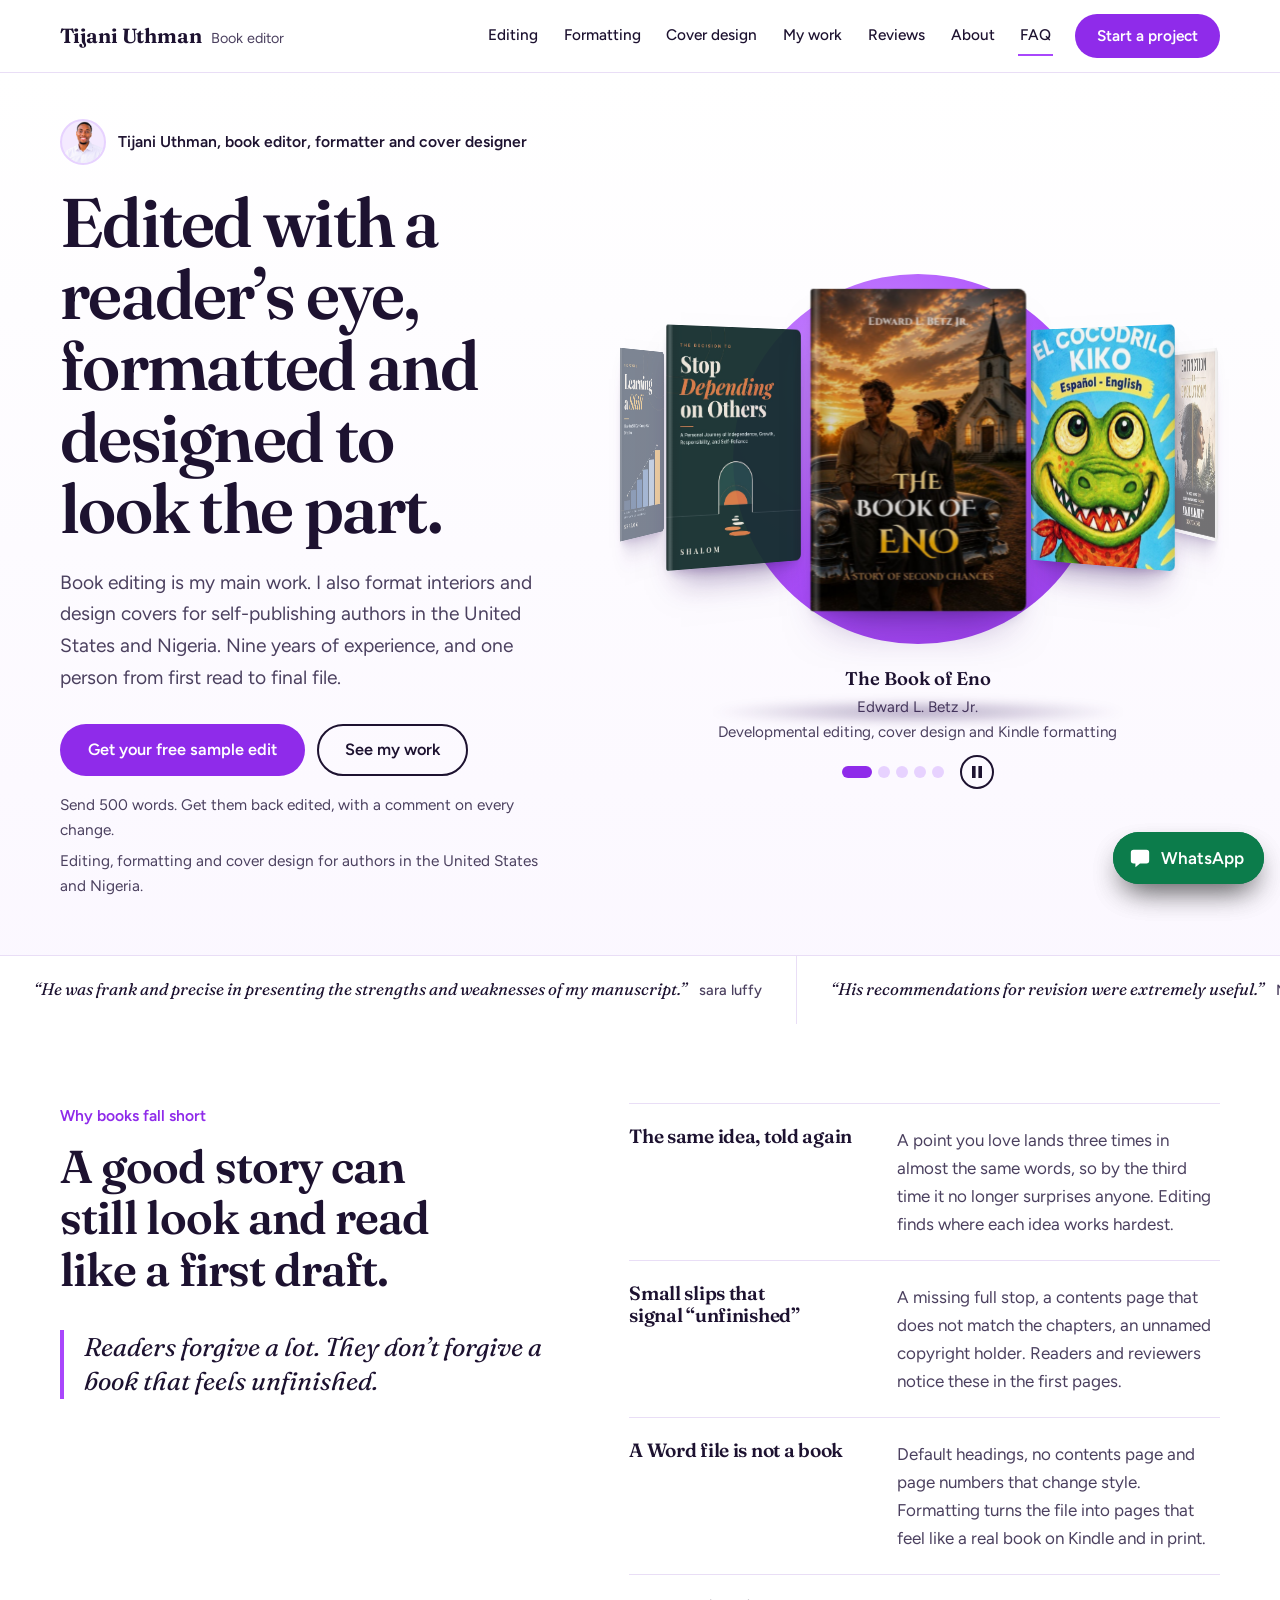
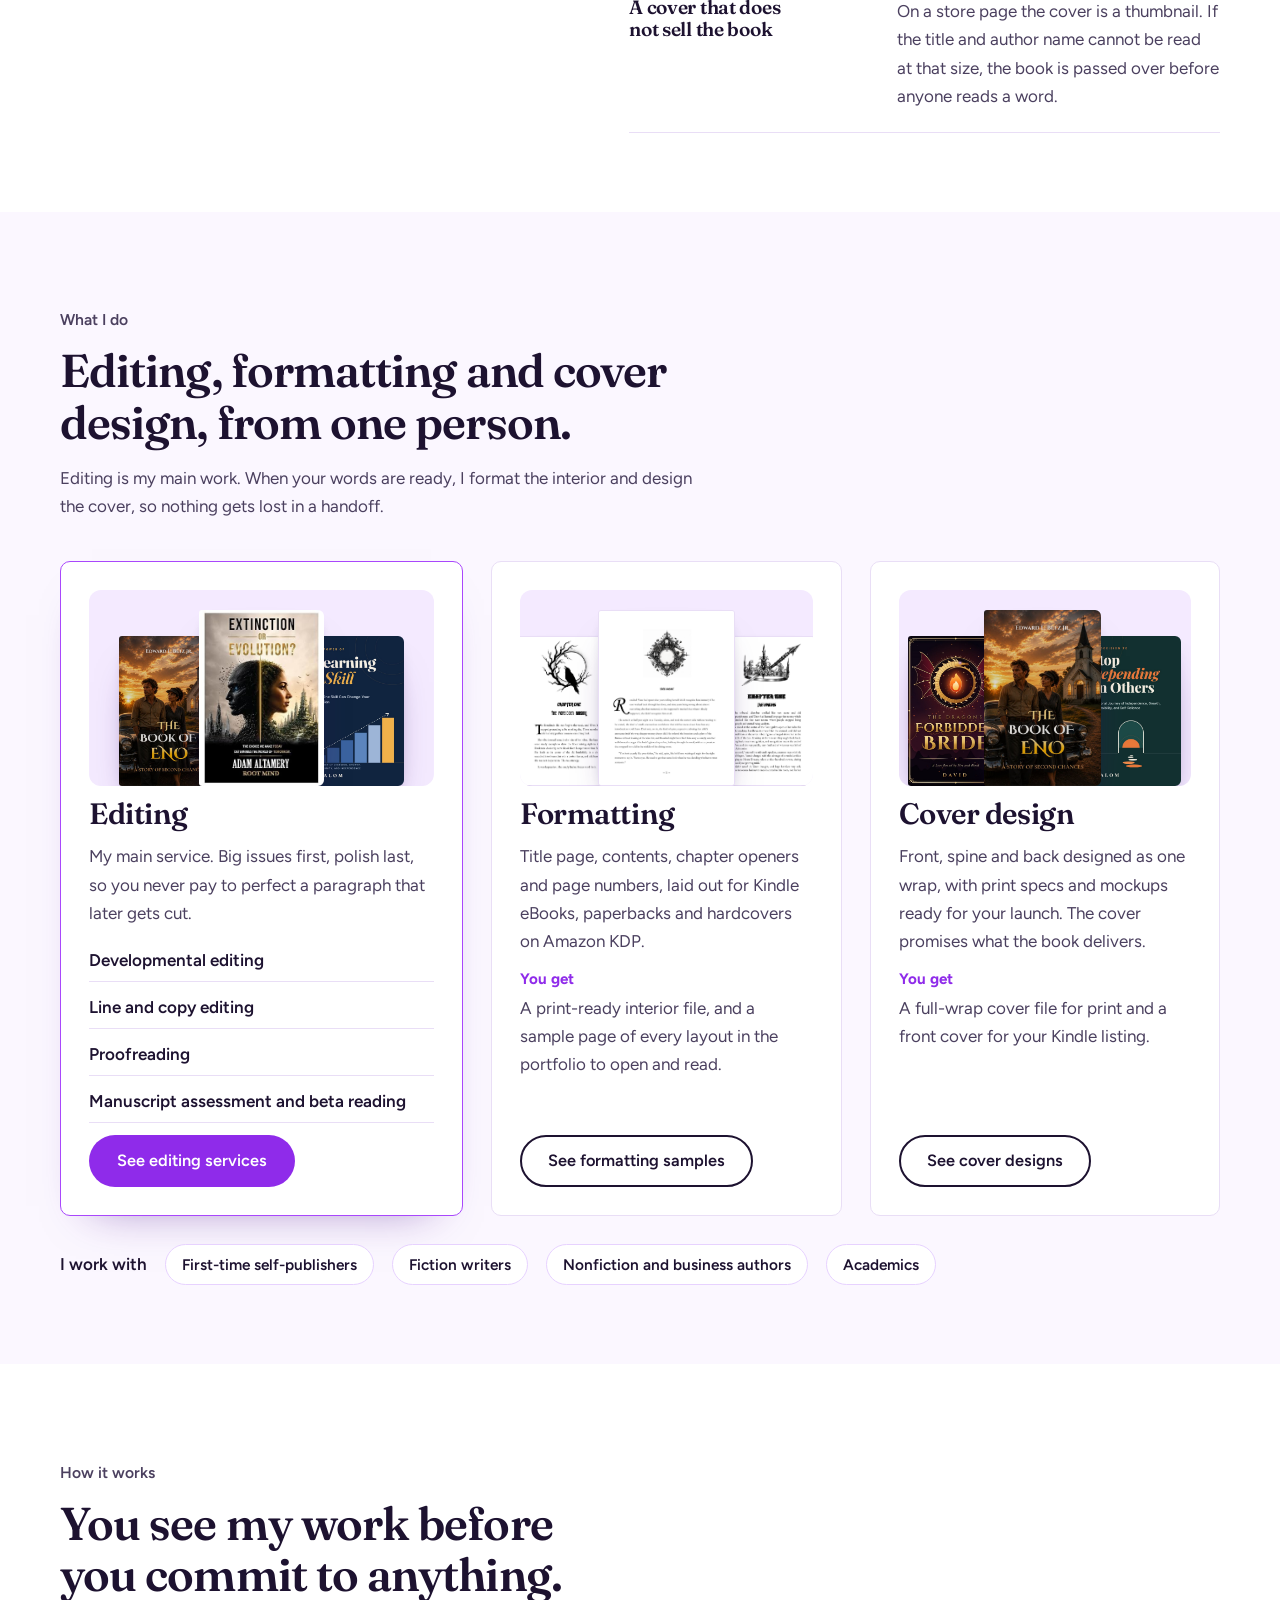
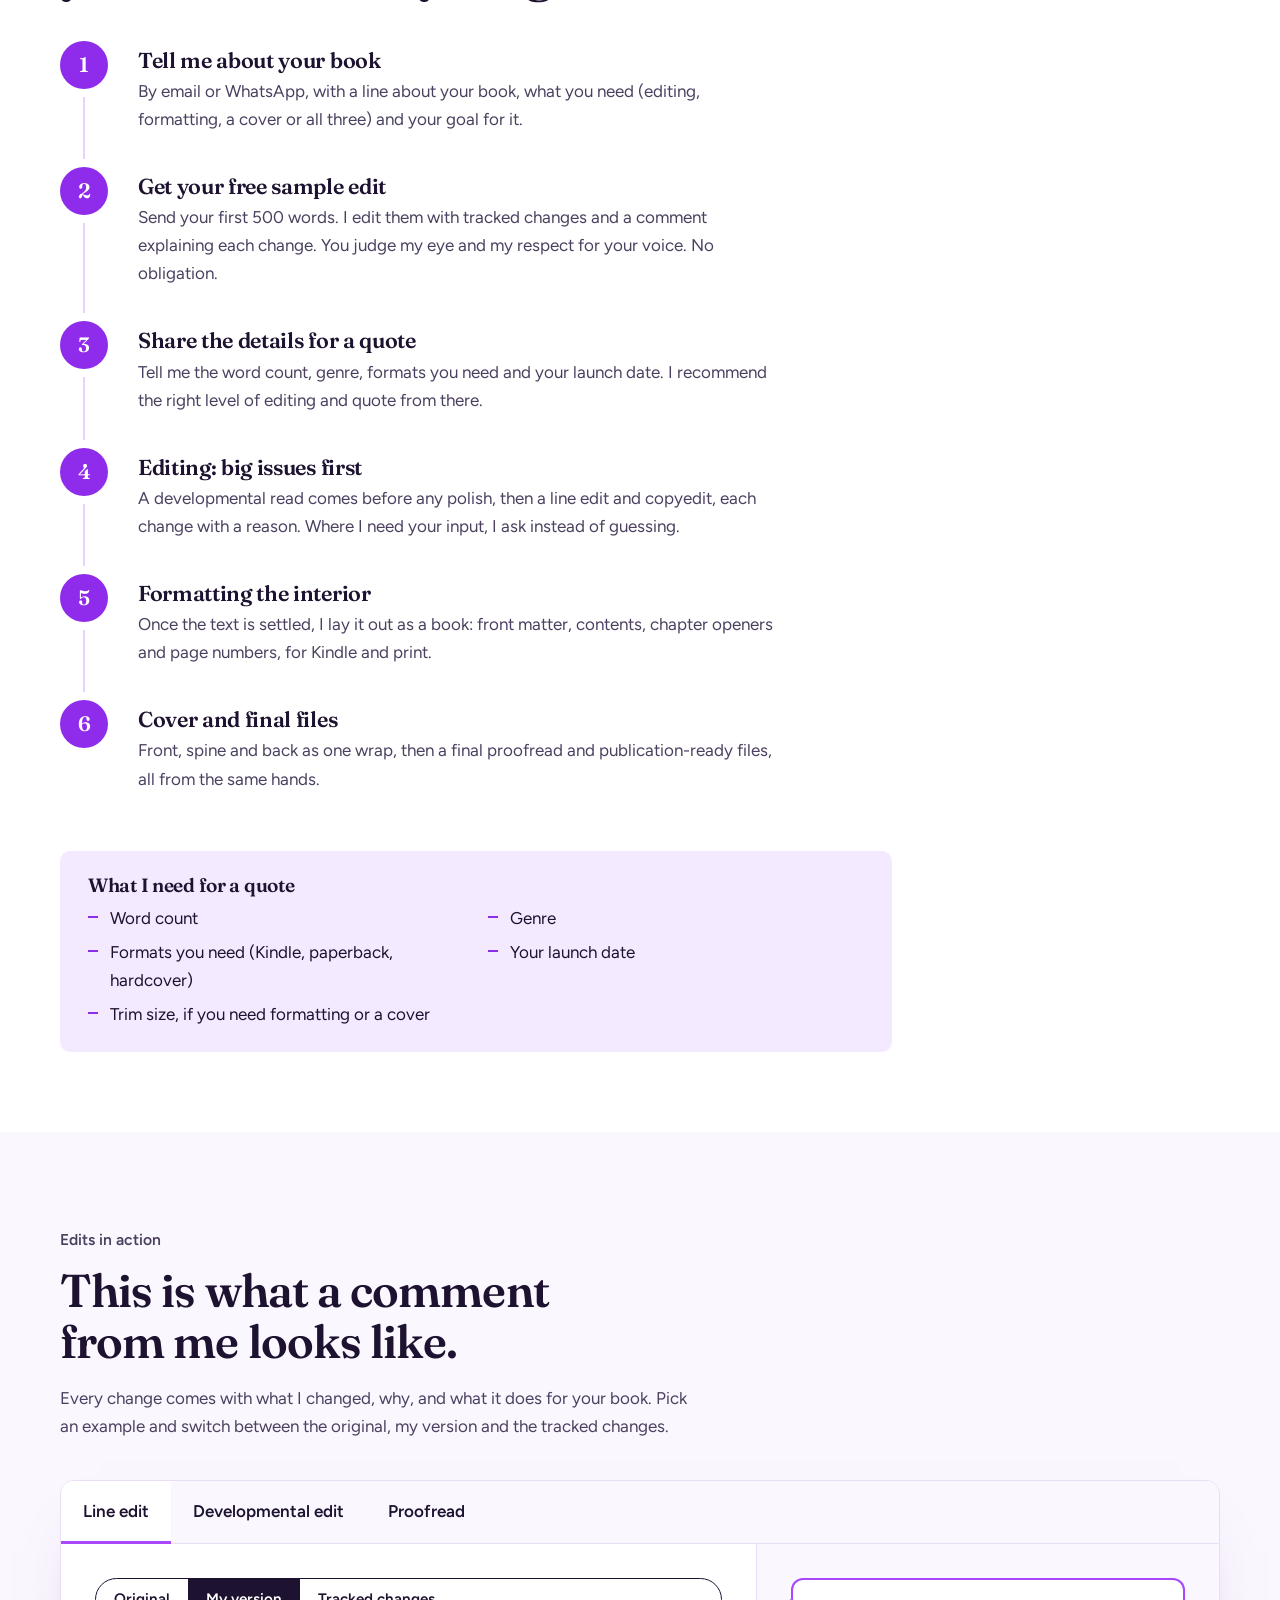
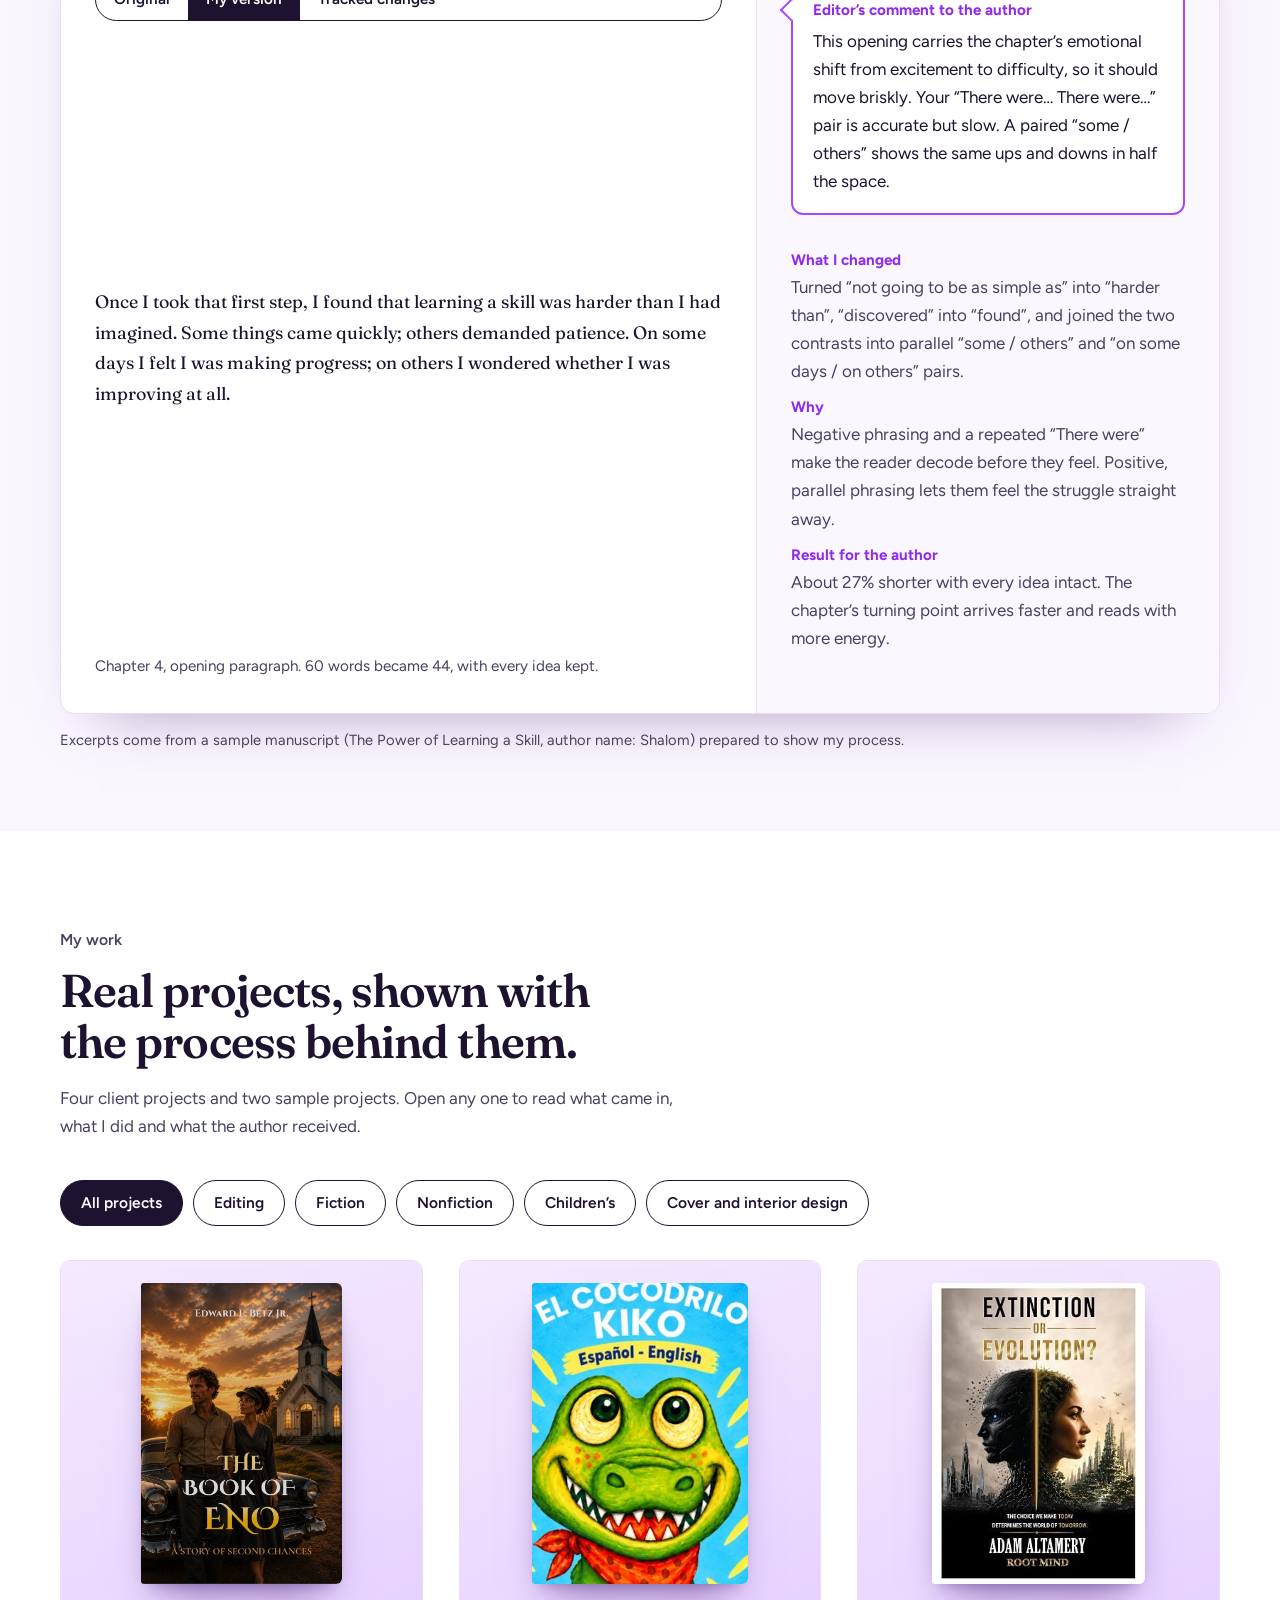
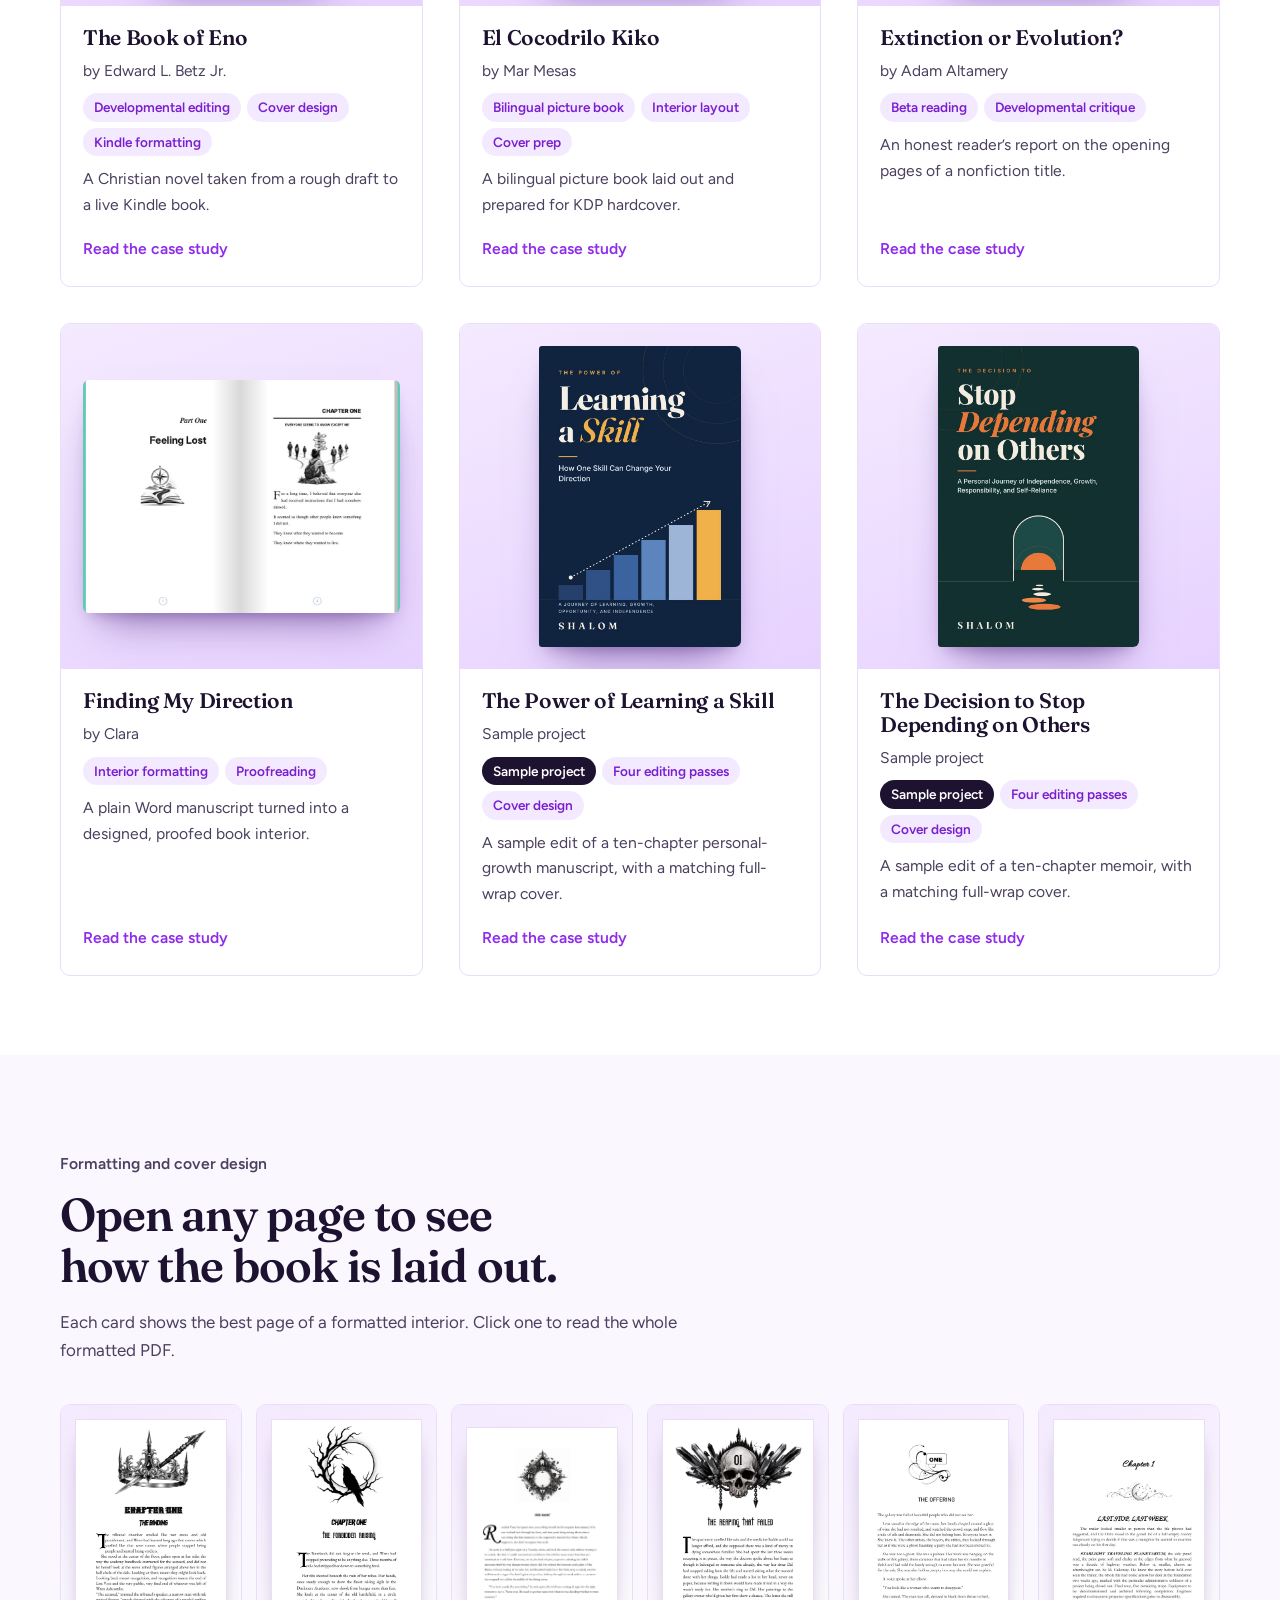
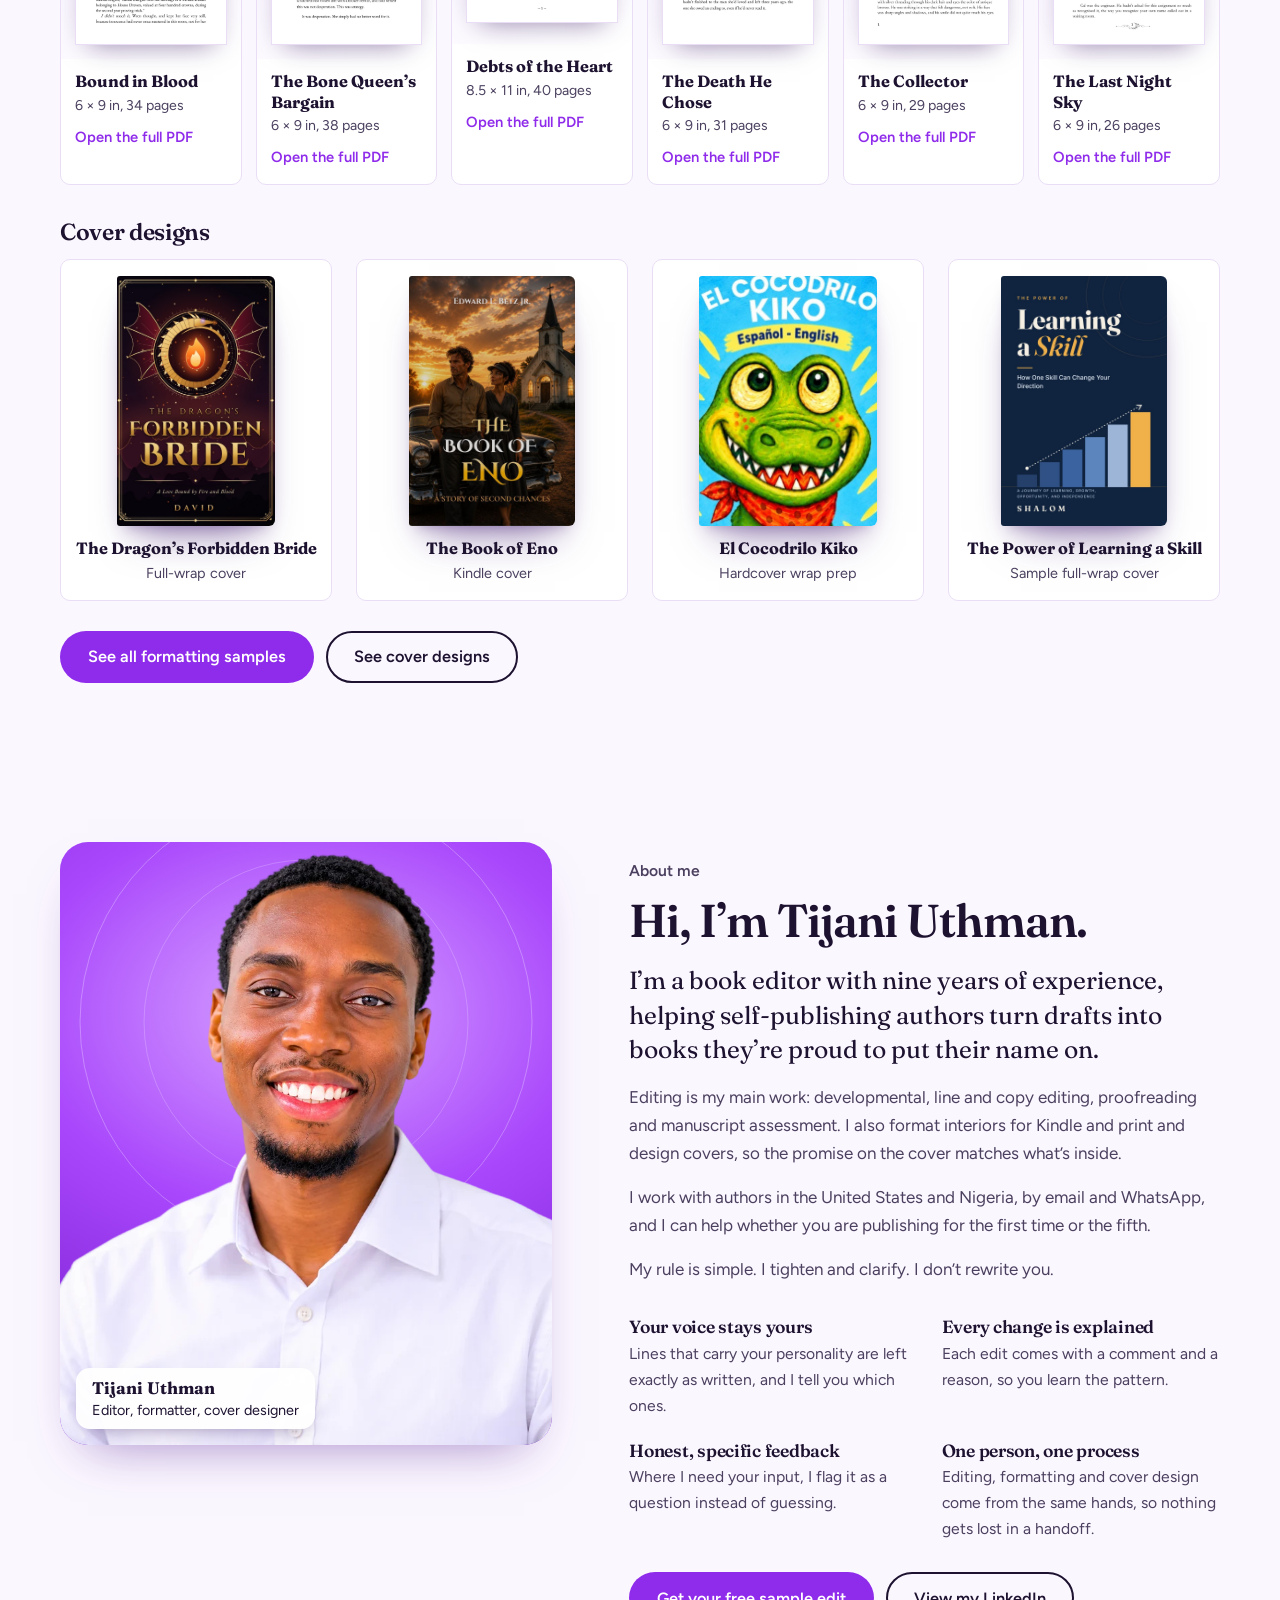
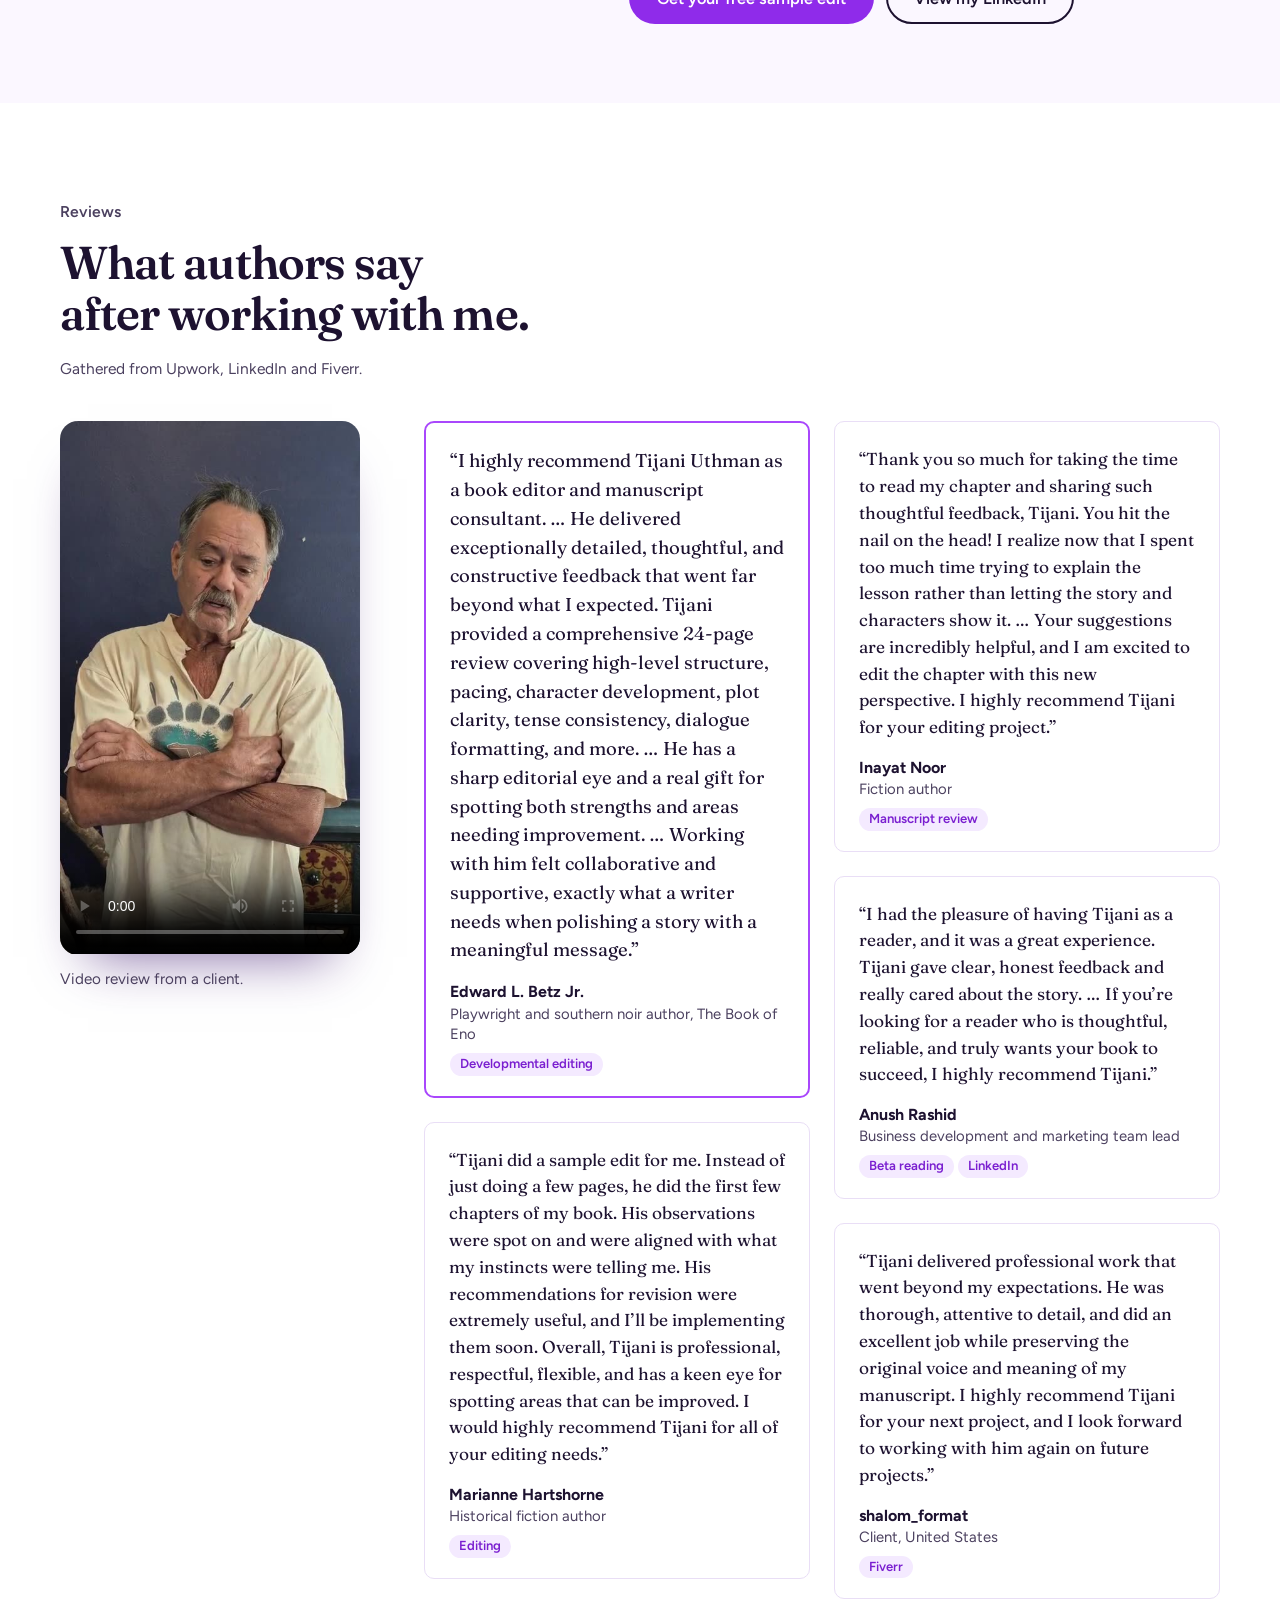
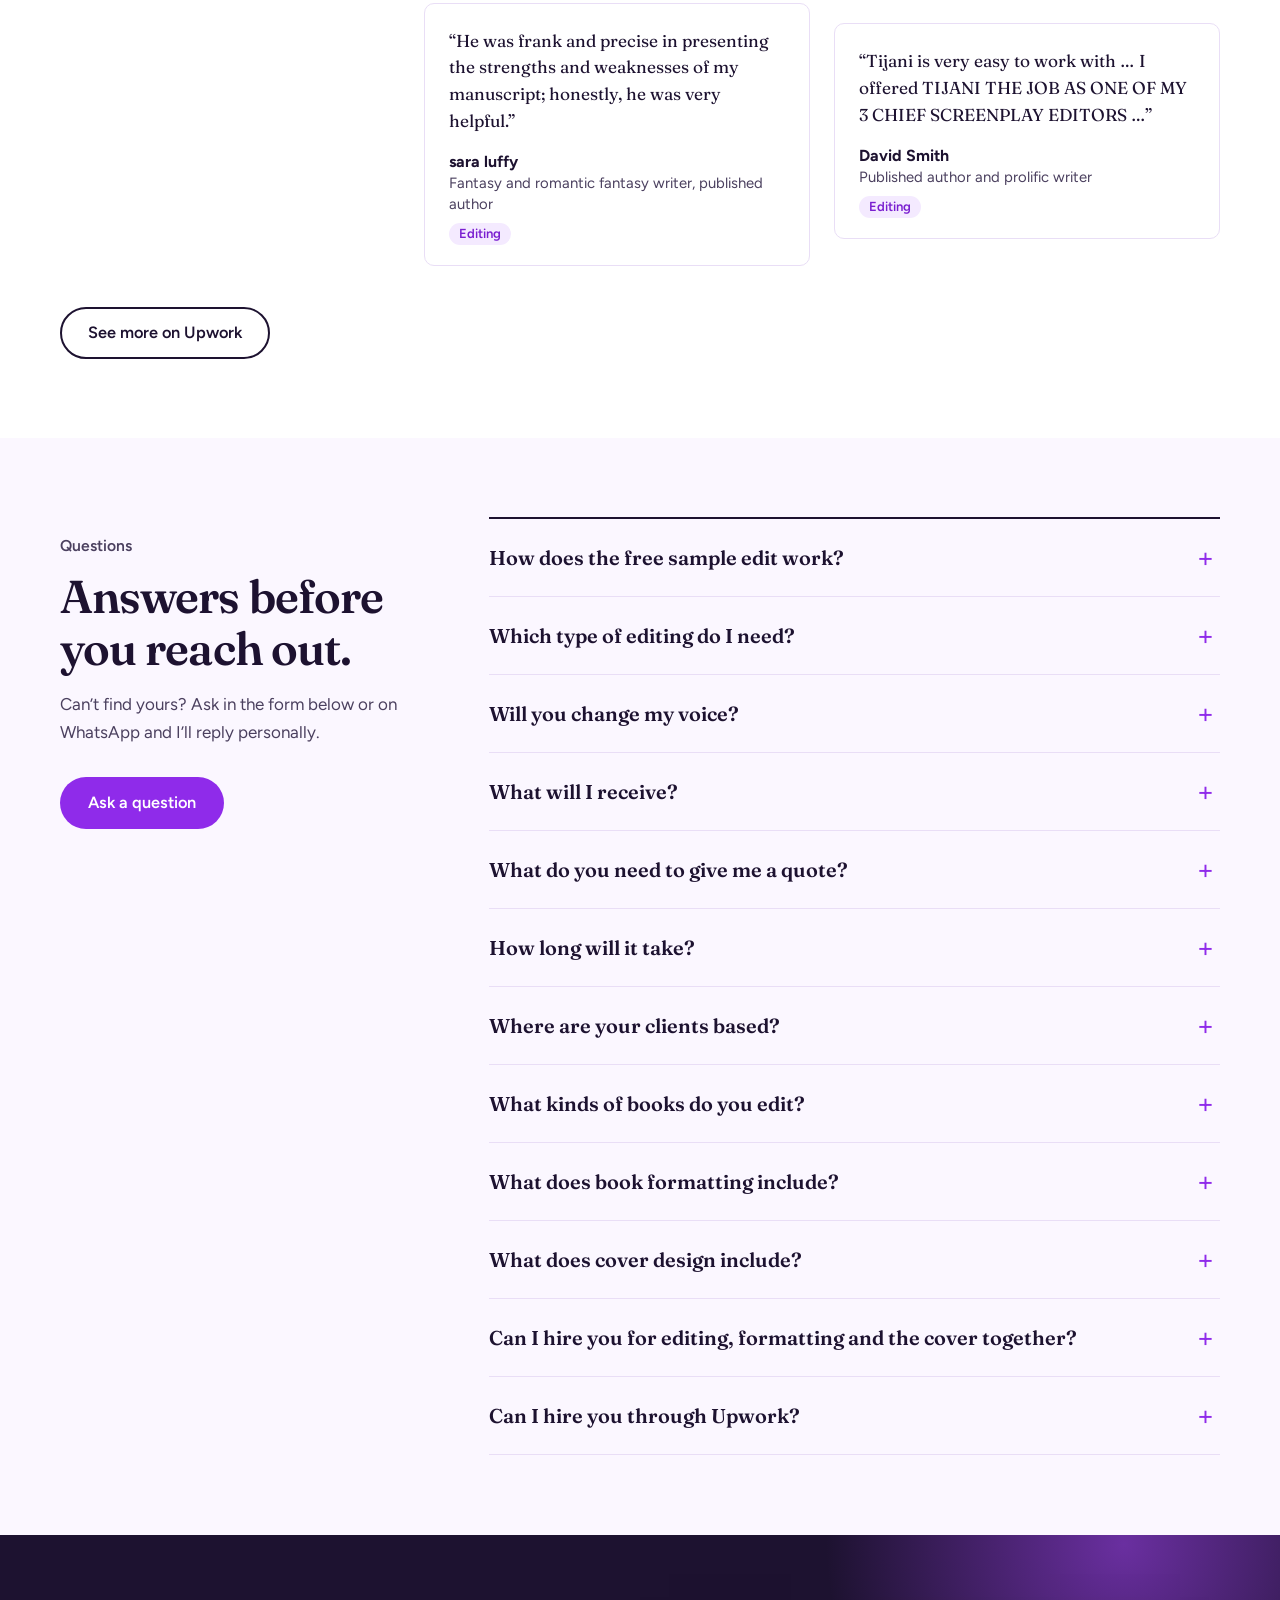
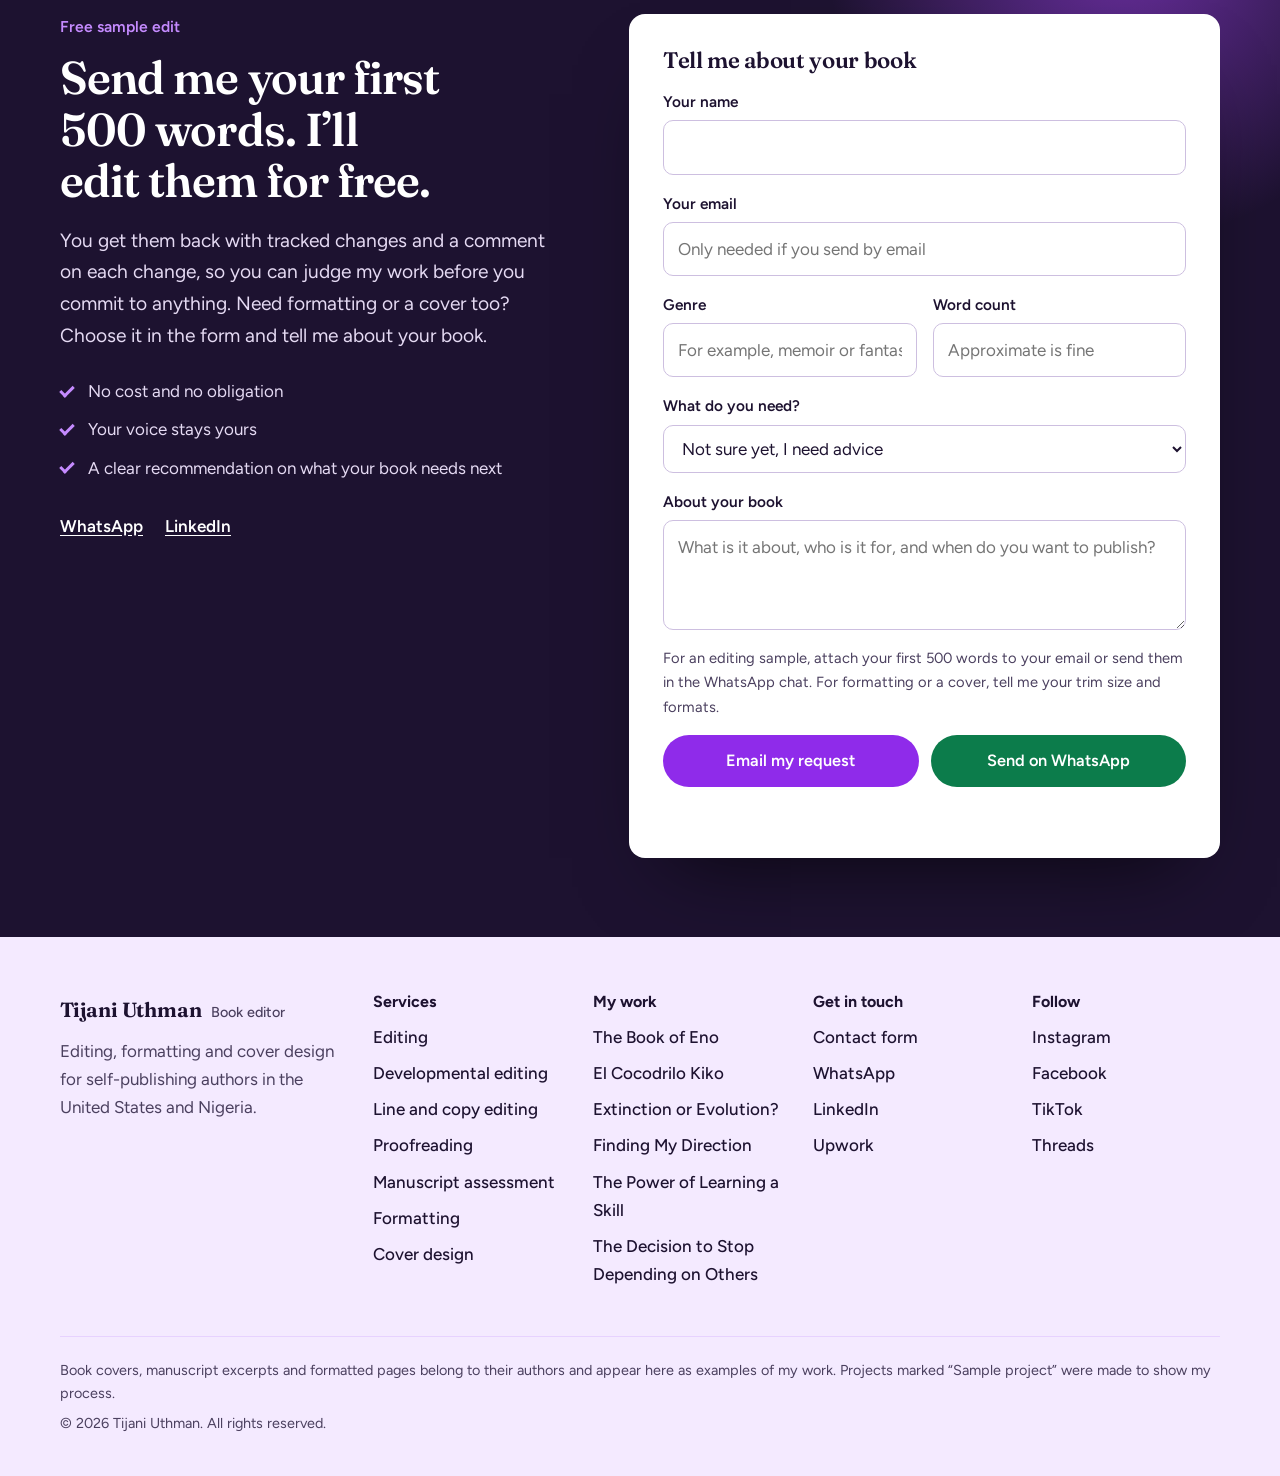
<file: index.html>
<!doctype html>
<html lang="en">
<head>
<meta charset="utf-8">
<meta name="viewport" content="width=device-width, initial-scale=1">
<title>Tijani Uthman | Book Editor, Formatter and Cover Designer (US and Nigeria)</title>
<meta name="description" content="Book editing, interior formatting and cover design for self-publishing authors in the US and Nigeria. Developmental, line and copy editing, proofreading, Kindle and print layouts, full-wrap covers. Free 500-word sample edit.">
<meta name="robots" content="index, follow, max-image-preview:large">
<link rel="canonical" href="https://YOUR-DOMAIN.com/">
<meta name="theme-color" content="#A947FC">
<meta property="og:type" content="website">
<meta property="og:site_name" content="Tijani Uthman, Book Editor">
<meta property="og:locale" content="en_US">
<meta property="og:title" content="Tijani Uthman | Book Editor, Formatter and Cover Designer (US and Nigeria)">
<meta property="og:description" content="Book editing, interior formatting and cover design for self-publishing authors in the US and Nigeria. Developmental, line and copy editing, proofreading, Kindle and print layouts, full-wrap covers. Free 500-word sample edit.">
<meta property="og:url" content="https://YOUR-DOMAIN.com/">
<meta property="og:image" content="https://YOUR-DOMAIN.com/og-image.jpg">
<meta name="twitter:card" content="summary_large_image">
<meta name="twitter:title" content="Tijani Uthman | Book Editor, Formatter and Cover Designer (US and Nigeria)">
<meta name="twitter:description" content="Book editing, interior formatting and cover design for self-publishing authors in the US and Nigeria. Developmental, line and copy editing, proofreading, Kindle and print layouts, full-wrap covers. Free 500-word sample edit.">
<meta name="twitter:image" content="https://YOUR-DOMAIN.com/og-image.jpg">
<link rel="icon" href="data:image/svg+xml,%3Csvg xmlns='http://www.w3.org/2000/svg' viewBox='0 0 64 64'%3E%3Crect width='64' height='64' rx='14' fill='%23A947FC'/%3E%3Cpath d='M18 20h28v7h-10.5v21h-7V27H18z' fill='%23fff'/%3E%3C/svg%3E">
<link rel="preconnect" href="https://fonts.googleapis.com">
<link rel="preconnect" href="https://fonts.gstatic.com" crossorigin>
<link href="https://fonts.googleapis.com/css2?family=Figtree:wght@400;500;600;700&family=Fraunces:ital,opsz,wght@0,9..144,400..700;1,9..144,400..600&display=swap" rel="stylesheet">
<link rel="stylesheet" href="site.css">
<script type="application/ld+json">
{
  "@context": "https://schema.org",
  "@graph": [
    {
      "@type": "WebSite",
      "@id": "https://YOUR-DOMAIN.com/#website",
      "url": "https://YOUR-DOMAIN.com/",
      "name": "Tijani Uthman, Book Editor",
      "inLanguage": "en"
    },
    {
      "@type": "ProfessionalService",
      "@id": "https://YOUR-DOMAIN.com/#business",
      "name": "Tijani Uthman, Book Editor",
      "url": "https://YOUR-DOMAIN.com/",
      "image": "https://YOUR-DOMAIN.com/og-image.jpg",
      "description": "Book editing, interior formatting and cover design for self-publishing authors in the United States and Nigeria.",
      "areaServed": [
        {
          "@type": "Country",
          "name": "United States"
        },
        {
          "@type": "Country",
          "name": "Nigeria"
        }
      ],
      "founder": {
        "@id": "https://YOUR-DOMAIN.com/#person"
      },
      "knowsLanguage": "en",
      "serviceType": [
        "Book editing",
        "Book interior formatting",
        "Book cover design"
      ],
      "hasOfferCatalog": {
        "@type": "OfferCatalog",
        "name": "Book services",
        "itemListElement": [
          {
            "@type": "Offer",
            "itemOffered": {
              "@type": "Service",
              "name": "Book editing",
              "url": "https://YOUR-DOMAIN.com/editing.html"
            }
          },
          {
            "@type": "Offer",
            "itemOffered": {
              "@type": "Service",
              "name": "Book interior formatting",
              "url": "https://YOUR-DOMAIN.com/formatting.html"
            }
          },
          {
            "@type": "Offer",
            "itemOffered": {
              "@type": "Service",
              "name": "Book cover design",
              "url": "https://YOUR-DOMAIN.com/cover-design.html"
            }
          },
          {
            "@type": "Offer",
            "itemOffered": {
              "@type": "Service",
              "name": "Developmental editing",
              "url": "https://YOUR-DOMAIN.com/developmentalediting.html"
            }
          },
          {
            "@type": "Offer",
            "itemOffered": {
              "@type": "Service",
              "name": "Line editing and copyediting",
              "url": "https://YOUR-DOMAIN.com/lineandcopyediting.html"
            }
          },
          {
            "@type": "Offer",
            "itemOffered": {
              "@type": "Service",
              "name": "Proofreading",
              "url": "https://YOUR-DOMAIN.com/proofreading.html"
            }
          },
          {
            "@type": "Offer",
            "itemOffered": {
              "@type": "Service",
              "name": "Manuscript assessment and beta reading",
              "url": "https://YOUR-DOMAIN.com/manuscript.html"
            }
          }
        ]
      }
    },
    {
      "@type": "Person",
      "@id": "https://YOUR-DOMAIN.com/#person",
      "name": "Tijani Uthman",
      "jobTitle": "Book editor, formatter and cover designer",
      "image": "https://YOUR-DOMAIN.com/tijani-uthman.webp",
      "sameAs": [
        "https://www.linkedin.com/in/tijani-uthman/",
        "https://www.upwork.com/freelancers/~017abd9644334bde1f",
        "https://www.instagram.com/tijaniuthmanopeyemi32/",
        "https://www.facebook.com/profile.php",
        "https://www.tiktok.com/@uthmantijani32",
        "https://www.threads.com/@tijaniuthmanopeyemi32"
      ],
      "knowsAbout": [
        "Developmental editing",
        "Line editing",
        "Copyediting",
        "Proofreading",
        "Manuscript assessment",
        "Beta reading",
        "Book cover design",
        "Book interior formatting",
        "Amazon KDP self-publishing"
      ],
      "worksFor": {
        "@id": "https://YOUR-DOMAIN.com/#business"
      }
    },
    {
      "@type": "FAQPage",
      "mainEntity": [
        {
          "@type": "Question",
          "name": "How does the free sample edit work?",
          "acceptedAnswer": {
            "@type": "Answer",
            "text": "Send the first 500 words of your manuscript by email or WhatsApp. I edit them with tracked changes and a comment explaining each change, then send them back. There is no cost and no obligation."
          }
        },
        {
          "@type": "Question",
          "name": "Which type of editing do I need?",
          "acceptedAnswer": {
            "@type": "Answer",
            "text": "If the draft is new, or feels almost there, start with developmental editing. If the structure is settled, a line edit and copyedit polish the sentences. A proofread is the last check before you print or upload. Not sure? Send your sample and I will tell you honestly."
          }
        },
        {
          "@type": "Question",
          "name": "Will you change my voice?",
          "acceptedAnswer": {
            "@type": "Answer",
            "text": "No. I tighten and clarify; I don’t rewrite you. The lines that carry your personality are left exactly as written, and I tell you which ones."
          }
        },
        {
          "@type": "Question",
          "name": "What will I receive?",
          "acceptedAnswer": {
            "@type": "Answer",
            "text": "It depends on the service. A developmental edit comes as an editorial letter with chapter-by-chapter notes. A line edit comes as tracked changes with a reason beside each one. A copyedit gives you a clean manuscript with consistent style. An assessment or beta read comes as a written report with a ranked revision plan."
          }
        },
        {
          "@type": "Question",
          "name": "What do you need to give me a quote?",
          "acceptedAnswer": {
            "@type": "Answer",
            "text": "Your word count, genre, the formats you need (Kindle, paperback or hardcover) and your launch date."
          }
        },
        {
          "@type": "Question",
          "name": "How long will it take?",
          "acceptedAnswer": {
            "@type": "Answer",
            "text": "It depends on the length of your book and the type of editing. After I have seen your sample and your word count, I confirm a realistic timeline before we start."
          }
        },
        {
          "@type": "Question",
          "name": "Where are your clients based?",
          "acceptedAnswer": {
            "@type": "Answer",
            "text": "I work with authors in the United States and Nigeria, remotely, by email and WhatsApp."
          }
        },
        {
          "@type": "Question",
          "name": "What kinds of books do you edit?",
          "acceptedAnswer": {
            "@type": "Answer",
            "text": "Fiction, nonfiction and business books, memoir and personal growth, children’s books and academic writing. My projects include a Christian novel, a bilingual picture book, a technology-and-society title and a personal memoir."
          }
        },
        {
          "@type": "Question",
          "name": "What does book formatting include?",
          "acceptedAnswer": {
            "@type": "Answer",
            "text": "A title page, copyright page, dedication, table of contents, chapter openers and page numbers (roman numerals for the front matter, then arabic), laid out for Kindle eBooks, paperbacks and hardcovers on Amazon KDP. You can open sample pages and full PDFs on the formatting page."
          }
        },
        {
          "@type": "Question",
          "name": "What does cover design include?",
          "acceptedAnswer": {
            "@type": "Answer",
            "text": "Front, spine and back designed as one wrap, with print specs for your trim size, bleed, spine width and barcode area, a front cover that stays readable at thumbnail size, and mockups for launch posts. Tell me your trim size and formats when you ask for a quote."
          }
        },
        {
          "@type": "Question",
          "name": "Can I hire you for editing, formatting and the cover together?",
          "acceptedAnswer": {
            "@type": "Answer",
            "text": "Yes. Editing is my main service, and many authors add formatting and a cover so the whole book comes from one person. Choose “Editing, formatting and cover design” in the form, or ask for just the part you need."
          }
        },
        {
          "@type": "Question",
          "name": "Can I hire you through Upwork?",
          "acceptedAnswer": {
            "@type": "Answer",
            "text": "Yes. You can contact me directly using the form below, or hire me through my Upwork profile."
          }
        }
      ]
    }
  ]
}
</script>
</head>
<body>
<a class="skip" href="#main">Skip to content</a>

<header class="site-header">
  <div class="wrap nav">
    <a class="brand" href="#top" aria-label="Tijani Uthman, book editor. Back to top">
      <span class="brand-name">Tijani Uthman</span>
      <span class="brand-role">Book editor</span>
    </a>
    <button class="menu-btn" id="menuBtn" aria-expanded="false" aria-controls="navLinks">Menu</button>
    <nav class="nav-links" id="navLinks" aria-label="Main">
      <a href="editing.html">Editing</a>
      <a href="formatting.html">Formatting</a>
      <a href="cover-design.html">Cover design</a>
      <a href="#work" data-section="work">My work</a>
      <a href="#reviews" data-section="reviews">Reviews</a>
      <a href="#about" data-section="about">About</a>
      <a href="#faq" data-section="faq">FAQ</a>
      <a class="btn btn-primary" href="#free-sample">Start a project</a>
    </nav>
  </div>
</header>

<main id="main">
<!-- ================= HERO ================= -->
<section class="hero" id="top" aria-labelledby="hero-title">
  <div class="wrap hero-grid">
    <div class="hero-copy">
      <p class="byline"><img class="avatar" src="tijani-uthman.webp" alt="" width="46" height="46"><span>Tijani Uthman, book editor, formatter and cover designer</span></p>
      <h1 class="h-xl" id="hero-title">Edited with a reader’s eye, formatted and designed to look the part.</h1>
      <p class="lead">Book editing is my main work. I also format interiors and design covers for self-publishing authors in the United States and Nigeria. Nine years of experience, and one person from first read to final file.</p>
      <div class="cta-row">
        <a class="btn btn-primary" href="#free-sample">Get your free sample edit</a>
        <a class="btn btn-ghost" href="#work">See my work</a>
      </div>
      <p class="fine">Send 500 words. Get them back edited, with a comment on every change.</p>
      <p class="areas">Editing, formatting and cover design for authors in the United States and Nigeria.</p>
    </div>

    <div class="stage" id="stage" role="group" aria-roledescription="carousel" aria-label="Books I have worked on" tabindex="0">
      <ol class="deck" id="deck">
        <li class="book" data-title="The Book of Eno" data-author="Edward L. Betz Jr." data-role="Developmental editing, cover design and Kindle formatting" data-href="bookofeno.html"><img src="book-of-eno.jpg" alt="Cover of The Book of Eno by Edward L. Betz Jr." width="720" height="1080"></li>
        <li class="book" data-title="El Cocodrilo Kiko" data-author="Mar Mesas" data-role="Bilingual interior layout and cover prep for KDP hardcover" data-href="elcocodrilokiko.html"><img src="el-cocodrilo-kiko.jpg" alt="Cover of El Cocodrilo Kiko by Mar Mesas" width="720" height="1008"></li>
        <li class="book" data-title="Extinction or Evolution?" data-author="Adam Altamery" data-role="Beta reading and developmental critique" data-href="extinctionorevolution.html"><img src="extinction-or-evolution.jpg" alt="Cover of Extinction or Evolution? by Adam Altamery" width="300" height="425"></li>
        <li class="book" data-title="The Power of Learning a Skill" data-author="Sample project" data-role="Four editing passes and a full-wrap cover" data-href="power.html"><img src="power-of-learning-a-skill.jpg" alt="Sample cover of The Power of Learning a Skill" width="720" height="1080"></li>
        <li class="book" data-title="The Decision to Stop Depending on Others" data-author="Sample project" data-role="Four editing passes and a full-wrap cover" data-href="decision-to-stop-depending-on-others.html"><img src="stop-depending-on-others.jpg" alt="Sample cover of The Decision to Stop Depending on Others" width="720" height="1080"></li>
      </ol>
      <div class="stage-ui">
        <div class="caption" id="caption"><strong>The Book of Eno</strong><span>Edward L. Betz Jr.</span></div>
        <div class="dots" id="dots">
          <button class="play" id="play" type="button" aria-pressed="false" aria-label="Pause the showcase"><svg class="i-pause" viewBox="0 0 12 12"><rect x="1" y="0" width="3.6" height="12"/><rect x="7.4" y="0" width="3.6" height="12"/></svg><svg class="i-play" viewBox="0 0 12 12"><path d="M1.5 0.5v11l10-5.5z"/></svg></button>
        </div>
      </div>
    </div>
  </div>

  <div class="ticker" aria-label="What authors say">
    <div class="ticker-track">
      <div class="ticker-set">
        <figure><blockquote>“He was frank and precise in presenting the strengths and weaknesses of my manuscript.”</blockquote><figcaption>sara luffy</figcaption></figure>
        <figure><blockquote>“His recommendations for revision were extremely useful.”</blockquote><figcaption>Marianne Hartshorne</figcaption></figure>
        <figure><blockquote>“Tijani gave clear, honest feedback and really cared about the story.”</blockquote><figcaption>Anush Rashid</figcaption></figure>
        <figure><blockquote>“Exceptionally detailed, thoughtful, and constructive feedback.”</blockquote><figcaption>Edward L. Betz Jr.</figcaption></figure>
        <figure><blockquote>“Did an excellent job while preserving the original voice and meaning of my manuscript.”</blockquote><figcaption>shalom_format</figcaption></figure>
        <figure><blockquote>“Your suggestions are incredibly helpful.”</blockquote><figcaption>Inayat Noor</figcaption></figure>
        <figure><blockquote>“You have an eye, Tijani.”</blockquote><figcaption>Client</figcaption></figure>
      </div>
      <div class="ticker-set" aria-hidden="true">
        <figure><blockquote>“He was frank and precise in presenting the strengths and weaknesses of my manuscript.”</blockquote><figcaption>sara luffy</figcaption></figure>
        <figure><blockquote>“His recommendations for revision were extremely useful.”</blockquote><figcaption>Marianne Hartshorne</figcaption></figure>
        <figure><blockquote>“Tijani gave clear, honest feedback and really cared about the story.”</blockquote><figcaption>Anush Rashid</figcaption></figure>
        <figure><blockquote>“Exceptionally detailed, thoughtful, and constructive feedback.”</blockquote><figcaption>Edward L. Betz Jr.</figcaption></figure>
        <figure><blockquote>“Did an excellent job while preserving the original voice and meaning of my manuscript.”</blockquote><figcaption>shalom_format</figcaption></figure>
        <figure><blockquote>“Your suggestions are incredibly helpful.”</blockquote><figcaption>Inayat Noor</figcaption></figure>
        <figure><blockquote>“You have an eye, Tijani.”</blockquote><figcaption>Client</figcaption></figure>
      </div>
    </div>
  </div>
</section>

<!-- ================= WHY ================= -->
<section class="section" id="why" aria-labelledby="why-title">
  <div class="wrap split">
    <div>
      <p class="kicker">Why books fall short</p>
      <h2 class="h-lg" id="why-title">A good story can still look and read like a first draft.</h2>
      <p class="pullquote">Readers forgive a lot. They don’t forgive a book that feels unfinished.</p>
    </div>
    <ul class="findings">
      <li><h3>The same idea, told again</h3><p>A point you love lands three times in almost the same words, so by the third time it no longer surprises anyone. Editing finds where each idea works hardest.</p></li>
      <li><h3>Small slips that signal “unfinished”</h3><p>A missing full stop, a contents page that does not match the chapters, an unnamed copyright holder. Readers and reviewers notice these in the first pages.</p></li>
      <li><h3>A Word file is not a book</h3><p>Default headings, no contents page and page numbers that change style. Formatting turns the file into pages that feel like a real book on Kindle and in print.</p></li>
      <li><h3>A cover that does not sell the book</h3><p>On a store page the cover is a thumbnail. If the title and author name cannot be read at that size, the book is passed over before anyone reads a word.</p></li>
    </ul>
  </div>
</section>

<!-- ================= SERVICES ================= -->
<section class="section section-tint" id="services" aria-labelledby="services-title">
  <div class="wrap">
    <div class="section-head">
      <p class="kicker">What I do</p>
      <h2 class="h-lg" id="services-title">Editing, formatting and cover design, from one person.</h2>
      <p>Editing is my main work. When your words are ready, I format the interior and design the cover, so nothing gets lost in a handoff.</p>
    </div>

    <div class="svc3">
      <article class="svc-card svc-main">
        <a class="svc-art" href="editing.html" aria-hidden="true" tabindex="-1"><img src="book-of-eno.jpg" alt=""><img src="extinction-or-evolution.jpg" alt=""><img src="power-of-learning-a-skill.jpg" alt=""></a>
        <h3><a href="editing.html">Editing</a></h3>
        <p class="what">My main service. Big issues first, polish last, so you never pay to perfect a paragraph that later gets cut.</p>
        <ul class="svc-links">
          <li><a href="developmentalediting.html">Developmental editing</a></li>
          <li><a href="lineandcopyediting.html">Line and copy editing</a></li>
          <li><a href="proofreading.html">Proofreading</a></li>
          <li><a href="manuscript.html">Manuscript assessment and beta reading</a></li>
        </ul>
        <a class="btn btn-primary" href="editing.html">See editing services</a>
      </article>
      <article class="svc-card">
        <a class="svc-art svc-art-pages" href="formatting.html" aria-hidden="true" tabindex="-1"><img src="format-the-bone-queens-bargain.jpg" alt=""><img src="format-debts-of-the-heart.jpg" alt=""><img src="format-bound-in-blood.jpg" alt=""></a>
        <h3><a href="formatting.html">Formatting</a></h3>
        <p class="what">Title page, contents, chapter openers and page numbers, laid out for Kindle eBooks, paperbacks and hardcovers on Amazon KDP.</p>
        <p class="get"><strong>You get</strong>A print-ready interior file, and a sample page of every layout in the portfolio to open and read.</p>
        <a class="btn btn-ghost" href="formatting.html">See formatting samples</a>
      </article>
      <article class="svc-card">
        <a class="svc-art" href="cover-design.html" aria-hidden="true" tabindex="-1"><img src="the-dragons-forbidden-bride.jpg" alt=""><img src="book-of-eno.jpg" alt=""><img src="stop-depending-on-others.jpg" alt=""></a>
        <h3><a href="cover-design.html">Cover design</a></h3>
        <p class="what">Front, spine and back designed as one wrap, with print specs and mockups ready for your launch. The cover promises what the book delivers.</p>
        <p class="get"><strong>You get</strong>A full-wrap cover file for print and a front cover for your Kindle listing.</p>
        <a class="btn btn-ghost" href="cover-design.html">See cover designs</a>
      </article>
    </div>

    <div class="audience">
      <span>I work with</span>
      <span class="chip">First-time self-publishers</span>
      <span class="chip">Fiction writers</span>
      <span class="chip">Nonfiction and business authors</span>
      <span class="chip">Academics</span>
    </div>
  </div>
</section>

<!-- ================= PROCESS ================= -->
<section class="section" id="process" aria-labelledby="process-title">
  <div class="wrap">
    <div class="section-head">
      <p class="kicker">How it works</p>
      <h2 class="h-lg" id="process-title">You see my work before you commit to anything.</h2>
    </div>
    <ol class="steps">
      <li class="step"><h3>Tell me about your book</h3><p>By email or WhatsApp, with a line about your book, what you need (editing, formatting, a cover or all three) and your goal for it.</p></li>
      <li class="step"><h3>Get your free sample edit</h3><p>Send your first 500 words. I edit them with tracked changes and a comment explaining each change. You judge my eye and my respect for your voice. No obligation.</p></li>
      <li class="step"><h3>Share the details for a quote</h3><p>Tell me the word count, genre, formats you need and your launch date. I recommend the right level of editing and quote from there.</p></li>
      <li class="step"><h3>Editing: big issues first</h3><p>A developmental read comes before any polish, then a line edit and copyedit, each change with a reason. Where I need your input, I ask instead of guessing.</p></li>
      <li class="step"><h3>Formatting the interior</h3><p>Once the text is settled, I lay it out as a book: front matter, contents, chapter openers and page numbers, for Kindle and print.</p></li>
      <li class="step"><h3>Cover and final files</h3><p>Front, spine and back as one wrap, then a final proofread and publication-ready files, all from the same hands.</p></li>
    </ol>
    <div class="needs">
      <h3>What I need for a quote</h3>
      <ul>
        <li>Word count</li>
        <li>Genre</li>
        <li>Formats you need (Kindle, paperback, hardcover)</li>
        <li>Your launch date</li>
        <li>Trim size, if you need formatting or a cover</li>
      </ul>
    </div>
  </div>
</section>

<!-- ================= EDIT IN ACTION ================= -->
<section class="section section-tint" id="sample" aria-labelledby="sample-title">
  <div class="wrap">
    <div class="section-head">
      <p class="kicker">Edits in action</p>
      <h2 class="h-lg" id="sample-title">This is what a comment from me looks like.</h2>
      <p>Every change comes with what I changed, why, and what it does for your book. Pick an example and switch between the original, my version and the tracked changes.</p>
    </div>
    <div class="demo" id="demo">
      <div class="demo-tabs" role="tablist" aria-label="Edit examples"><button class="demo-tab" type="button" role="tab" id="tab0" aria-controls="panel0" aria-selected="true">Line edit</button><button class="demo-tab" type="button" role="tab" id="tab1" aria-controls="panel1" aria-selected="false">Developmental edit</button><button class="demo-tab" type="button" role="tab" id="tab2" aria-controls="panel2" aria-selected="false">Proofread</button></div>
      <div class="demo-panel" id="panel0" role="tabpanel" aria-labelledby="tab0">
      <div class="demo-body">
        <div class="demo-text">
          <div class="view-switch" role="group" aria-label="View"><button type="button" data-view="before" aria-pressed="false">Original</button><button type="button" data-view="after" aria-pressed="true">My version</button><button type="button" data-view="tracked" aria-pressed="false">Tracked changes</button></div>
          <div class="manuscript"><div class="view" data-view="before" hidden><p>Once I had taken the first step, I discovered that learning a skill was not going to be as simple as I had imagined. There were things I understood quickly and others that required much more patience. There were days when I felt like I was making progress and other days when I questioned whether I was improving at all.</p></div><div class="view" data-view="after"><p>Once I took that first step, I found that learning a skill was harder than I had imagined. Some things came quickly; others demanded patience. On some days I felt I was making progress; on others I wondered whether I was improving at all.</p></div><div class="view" data-view="tracked" hidden><p>Once I <del>had taken the</del><ins>took that</ins> first step, I <del>discovered</del><ins>found</ins> that learning a skill was <del>not going to be as simple as</del><ins>harder than</ins> I had imagined. <del>There were things I understood quickly and others that required much more patience.</del><ins>Some things came quickly; others demanded patience.</ins> <del>There were days when I felt like</del><ins>On some days I felt</ins> I was making progress<del> and other days when I questioned</del><ins>; on others I wondered</ins> whether I was improving at all.</p></div></div>
          <p class="words">Chapter 4, opening paragraph. 60 words became 44, with every idea kept.</p>
        </div>
        <div class="comment">
          <div class="bubble"><b>Editor’s comment to the author</b><span>This opening carries the chapter’s emotional shift from excitement to difficulty, so it should move briskly. Your “There were… There were…” pair is accurate but slow. A paired “some / others” shows the same ups and downs in half the space.</span></div>
          <dl class="why"><dt>What I changed</dt><dd>Turned “not going to be as simple as” into “harder than”, “discovered” into “found”, and joined the two contrasts into parallel “some / others” and “on some days / on others” pairs.</dd><dt>Why</dt><dd>Negative phrasing and a repeated “There were” make the reader decode before they feel. Positive, parallel phrasing lets them feel the struggle straight away.</dd><dt>Result for the author</dt><dd>About 27% shorter with every idea intact. The chapter’s turning point arrives faster and reads with more energy.</dd></dl>
        </div>
      </div>
    </div>
      <div class="demo-panel" id="panel1" role="tabpanel" aria-labelledby="tab1" hidden>
      <div class="demo-body">
        <div class="demo-text">
          <div class="view-switch" role="group" aria-label="View"><button type="button" data-view="before" aria-pressed="false">Original</button><button type="button" data-view="after" aria-pressed="true">My version</button></div>
          <div class="manuscript"><div class="view" data-view="before" hidden><p><b>Chapter 1:</b> “I began to understand that confidence often comes after action, not before it.”</p><p><b>Chapter 3:</b> “You may wait for confidence, but sometimes confidence comes because you started.”</p><p><b>Chapter 7:</b> “You do not always need confidence to take action. Sometimes action creates confidence.”</p></div><div class="view" data-view="after"><p><b>Chapter 1 plants it.</b> Keep the line exactly as written.</p><p><b>Chapter 3 shows the fear of starting.</b> Keep the story, cut the restatement.</p><p><b>Chapter 7 proves it</b> with one real moment from the author’s own learning.</p></div></div>
          <p class="words">Chapters 1, 3 and 7. One idea, three jobs, instead of one idea told three times.</p>
        </div>
        <div class="comment">
          <div class="bubble"><b>Editor’s comment to the author</b><span>This is the strongest idea in your book, and readers will remember it. But they meet it three times in almost the same words, so by Chapter 7 it no longer surprises them. I’d keep each idea where it works hardest and let later chapters build on it.</span></div>
          <dl class="why"><dt>What I changed</dt><dd>Gave each chapter a different job for the idea instead of restating it, and left a marked spot for a true story only the author can tell.</dd><dt>Why</dt><dd>When readers feel they have heard a point already, they skim, and a skimmed chapter can’t change anyone. A concrete moment also makes advice believable.</dd><dt>Result for the author</dt><dd>Tighter chapters, a stronger Chapter 7, and a reader who feels the idea instead of re-reading it.</dd></dl>
        </div>
      </div>
    </div>
      <div class="demo-panel" id="panel2" role="tabpanel" aria-labelledby="tab2" hidden>
      <div class="demo-body">
        <div class="demo-text">
          <div class="view-switch" role="group" aria-label="View"><button type="button" data-view="before" aria-pressed="false">Original</button><button type="button" data-view="after" aria-pressed="true">My version</button><button type="button" data-view="tracked" aria-pressed="false">Tracked changes</button></div>
          <div class="manuscript"><div class="view" data-view="before" hidden><p>TABLE OF CONTENT</p><p>…intended for inspiration and educational purposes</p><p>Copyright © 2026 All rights reserved.</p></div><div class="view" data-view="after"><p>TABLE OF CONTENTS</p><p>…intended for inspiration and educational purposes.</p><p>Copyright © 2026 [Author’s full name]. All rights reserved.</p></div><div class="view" data-view="tracked" hidden><p>TABLE OF CONTENT<ins>S</ins></p><p>…intended for inspiration and educational purposes<ins>.</ins></p><p>Copyright © 2026 <ins>[Author’s full name].</ins> All rights reserved.</p></div></div>
          <p class="words">Front matter: contents page and copyright page. Three small slips, and one question I could not answer for you.</p>
        </div>
        <div class="comment">
          <div class="bubble"><b>Editor’s comment to the author</b><span>The first pages decide how carefully a reader, or a reviewer, expects the rest to be made. Three things to settle before this goes to print. For the last one I need your input: which name should appear as the copyright holder?</span></div>
          <dl class="why"><dt>What I changed</dt><dd>Pluralised the contents heading, added the missing full stop, and flagged the copyright line as a question rather than guessing a name.</dd><dt>Why</dt><dd>The page lists many chapters, so the heading takes the plural. A sentence needs its full stop. A copyright notice should name who owns the copyright.</dd><dt>Result for the author</dt><dd>A book that gives no one a reason to doubt it at first glance, and one open question settled before printing.</dd></dl>
        </div>
      </div>
    </div>
    </div>
    <p class="demo-note">Excerpts come from a sample manuscript (The Power of Learning a Skill, author name: Shalom) prepared to show my process.</p>
  </div>
</section>

<!-- ================= WORK ================= -->
<section class="section" id="work" aria-labelledby="work-title">
  <div class="wrap">
    <div class="section-head">
      <p class="kicker">My work</p>
      <h2 class="h-lg" id="work-title">Real projects, shown with the process behind them.</h2>
      <p>Four client projects and two sample projects. Open any one to read what came in, what I did and what the author received.</p>
    </div>
    <div class="filters" role="group" aria-label="Filter projects">
      <button class="filter" type="button" data-f="all" aria-pressed="true">All projects</button>
      <button class="filter" type="button" data-f="editing" aria-pressed="false">Editing</button>
      <button class="filter" type="button" data-f="fiction" aria-pressed="false">Fiction</button>
      <button class="filter" type="button" data-f="nonfiction" aria-pressed="false">Nonfiction</button>
      <button class="filter" type="button" data-f="childrens" aria-pressed="false">Children’s</button>
      <button class="filter" type="button" data-f="design" aria-pressed="false">Cover and interior design</button>
    </div>
    <div class="work-grid" id="workGrid">
      <article class="work-card" data-cat="editing fiction design">
        <div class="work-img"><img class="" src="book-of-eno.jpg" alt="Cover of The Book of Eno" loading="lazy"></div>
        <div class="work-body">
          <h3><a class="work-open" href="bookofeno.html">The Book of Eno</a></h3>
          <p class="by">by Edward L. Betz Jr.</p>
          <ul class="tags"><li>Developmental editing</li><li>Cover design</li><li>Kindle formatting</li></ul>
          <p class="result">A Christian novel taken from a rough draft to a live Kindle book.</p>
          <span class="more" aria-hidden="true">Read the case study</span>
        </div>
      </article>
      <article class="work-card" data-cat="childrens design">
        <div class="work-img"><img class="" src="el-cocodrilo-kiko.jpg" alt="Cover of El Cocodrilo Kiko" loading="lazy"></div>
        <div class="work-body">
          <h3><a class="work-open" href="elcocodrilokiko.html">El Cocodrilo Kiko</a></h3>
          <p class="by">by Mar Mesas</p>
          <ul class="tags"><li>Bilingual picture book</li><li>Interior layout</li><li>Cover prep</li></ul>
          <p class="result">A bilingual picture book laid out and prepared for KDP hardcover.</p>
          <span class="more" aria-hidden="true">Read the case study</span>
        </div>
      </article>
      <article class="work-card" data-cat="editing nonfiction">
        <div class="work-img"><img class="" src="extinction-or-evolution.jpg" alt="Cover of Extinction or Evolution?" loading="lazy"></div>
        <div class="work-body">
          <h3><a class="work-open" href="extinctionorevolution.html">Extinction or Evolution?</a></h3>
          <p class="by">by Adam Altamery</p>
          <ul class="tags"><li>Beta reading</li><li>Developmental critique</li></ul>
          <p class="result">An honest reader’s report on the opening pages of a nonfiction title.</p>
          <span class="more" aria-hidden="true">Read the case study</span>
        </div>
      </article>
      <article class="work-card" data-cat="fiction design editing">
        <div class="work-img"><img class="wide" src="finding-my-direction-after.jpg" alt="Finished interior spread of Finding My Direction" loading="lazy"></div>
        <div class="work-body">
          <h3><a class="work-open" href="findingmydirection.html">Finding My Direction</a></h3>
          <p class="by">by Clara</p>
          <ul class="tags"><li>Interior formatting</li><li>Proofreading</li></ul>
          <p class="result">A plain Word manuscript turned into a designed, proofed book interior.</p>
          <span class="more" aria-hidden="true">Read the case study</span>
        </div>
      </article>
      <article class="work-card" data-cat="editing nonfiction design">
        <div class="work-img"><img class="" src="power-of-learning-a-skill.jpg" alt="Sample cover of The Power of Learning a Skill" loading="lazy"></div>
        <div class="work-body">
          <h3><a class="work-open" href="power.html">The Power of Learning a Skill</a></h3>
          <p class="by">Sample project</p>
          <ul class="tags"><li class="sample">Sample project</li><li>Four editing passes</li><li>Cover design</li></ul>
          <p class="result">A sample edit of a ten-chapter personal-growth manuscript, with a matching full-wrap cover.</p>
          <span class="more" aria-hidden="true">Read the case study</span>
        </div>
      </article>
      <article class="work-card" data-cat="editing nonfiction design">
        <div class="work-img"><img class="" src="stop-depending-on-others.jpg" alt="Sample cover of The Decision to Stop Depending on Others" loading="lazy"></div>
        <div class="work-body">
          <h3><a class="work-open" href="decision-to-stop-depending-on-others.html">The Decision to Stop Depending on Others</a></h3>
          <p class="by">Sample project</p>
          <ul class="tags"><li class="sample">Sample project</li><li>Four editing passes</li><li>Cover design</li></ul>
          <p class="result">A sample edit of a ten-chapter memoir, with a matching full-wrap cover.</p>
          <span class="more" aria-hidden="true">Read the case study</span>
        </div>
      </article>
    </div>
  </div>
</section>

<!-- ================= FORMATTING AND COVERS ================= -->
<section class="section section-tint" id="design" aria-labelledby="design-title">
  <div class="wrap">
    <div class="section-head">
      <p class="kicker">Formatting and cover design</p>
      <h2 class="h-lg" id="design-title">Open any page to see how the book is laid out.</h2>
      <p>Each card shows the best page of a formatted interior. Click one to read the whole formatted PDF.</p>
    </div>
    <div class="pf-grid pf-teaser">
      <a class="pf-card" href="format-bound-in-blood.pdf" target="_blank" rel="noopener"><span class="pf-img"><img src="format-bound-in-blood.jpg" alt="Formatted chapter opening page from Bound in Blood" loading="lazy"></span><span class="pf-body"><b>Bound in Blood</b><span class="pf-meta">6 × 9 in, 34 pages</span><span class="pf-open">Open the full PDF</span></span></a>
      <a class="pf-card" href="format-the-bone-queens-bargain.pdf" target="_blank" rel="noopener"><span class="pf-img"><img src="format-the-bone-queens-bargain.jpg" alt="Formatted chapter opening page from The Bone Queen’s Bargain" loading="lazy"></span><span class="pf-body"><b>The Bone Queen’s Bargain</b><span class="pf-meta">6 × 9 in, 38 pages</span><span class="pf-open">Open the full PDF</span></span></a>
      <a class="pf-card" href="format-debts-of-the-heart.pdf" target="_blank" rel="noopener"><span class="pf-img"><img src="format-debts-of-the-heart.jpg" alt="Formatted chapter opening page from Debts of the Heart" loading="lazy"></span><span class="pf-body"><b>Debts of the Heart</b><span class="pf-meta">8.5 × 11 in, 40 pages</span><span class="pf-open">Open the full PDF</span></span></a>
      <a class="pf-card" href="format-the-death-he-chose.pdf" target="_blank" rel="noopener"><span class="pf-img"><img src="format-the-death-he-chose.jpg" alt="Formatted chapter opening page from The Death He Chose" loading="lazy"></span><span class="pf-body"><b>The Death He Chose</b><span class="pf-meta">6 × 9 in, 31 pages</span><span class="pf-open">Open the full PDF</span></span></a>
      <a class="pf-card" href="format-the-collector.pdf" target="_blank" rel="noopener"><span class="pf-img"><img src="format-the-collector.jpg" alt="Formatted chapter opening page from The Collector" loading="lazy"></span><span class="pf-body"><b>The Collector</b><span class="pf-meta">6 × 9 in, 29 pages</span><span class="pf-open">Open the full PDF</span></span></a>
      <a class="pf-card" href="format-the-last-night-sky.pdf" target="_blank" rel="noopener"><span class="pf-img"><img src="format-the-last-night-sky.jpg" alt="Formatted chapter opening page from The Last Night Sky" loading="lazy"></span><span class="pf-body"><b>The Last Night Sky</b><span class="pf-meta">6 × 9 in, 26 pages</span><span class="pf-open">Open the full PDF</span></span></a>
    </div>
    <h3 class="sub-h">Cover designs</h3>
    <div class="cv-grid">
      <a class="cv-tile" href="cover-design.html#wrap"><img src="the-dragons-forbidden-bride.jpg" alt="Cover of The Dragon’s Forbidden Bride" loading="lazy"><b>The Dragon’s Forbidden Bride</b><span>Full-wrap cover</span></a>
      <a class="cv-tile" href="bookofeno.html"><img src="book-of-eno.jpg" alt="Cover of The Book of Eno" loading="lazy"><b>The Book of Eno</b><span>Kindle cover</span></a>
      <a class="cv-tile" href="elcocodrilokiko.html"><img src="el-cocodrilo-kiko.jpg" alt="Cover of El Cocodrilo Kiko" loading="lazy"><b>El Cocodrilo Kiko</b><span>Hardcover wrap prep</span></a>
      <a class="cv-tile" href="power.html"><img src="power-of-learning-a-skill.jpg" alt="Cover of The Power of Learning a Skill" loading="lazy"><b>The Power of Learning a Skill</b><span>Sample full-wrap cover</span></a>
    </div>
    <div class="cta-row">
      <a class="btn btn-primary" href="formatting.html#portfolio">See all formatting samples</a>
      <a class="btn btn-ghost" href="cover-design.html">See cover designs</a>
    </div>
  </div>
</section>

<!-- ================= ABOUT ================= -->
<section class="section section-tint" id="about" aria-labelledby="about-title">
  <div class="wrap about">
    <div class="portrait"><img src="tijani-uthman.webp" alt="Portrait of Tijani Uthman, smiling, in a white shirt" width="900" height="900" loading="lazy"><span class="tag"><b>Tijani Uthman</b>Editor, formatter, cover designer</span></div>
    <div>
      <p class="kicker">About me</p>
      <h2 class="h-lg" id="about-title">Hi, I’m Tijani Uthman.</h2>
      <p class="big">I’m a book editor with nine years of experience, helping self-publishing authors turn drafts into books they’re proud to put their name on.</p>
      <p>Editing is my main work: developmental, line and copy editing, proofreading and manuscript assessment. I also format interiors for Kindle and print and design covers, so the promise on the cover matches what’s inside.</p>
      <p>I work with authors in the United States and Nigeria, by email and WhatsApp, and I can help whether you are publishing for the first time or the fifth.</p>
      <p>My rule is simple. I tighten and clarify. I don’t rewrite you.</p>
      <div class="expect">
        <div><h3>Your voice stays yours</h3><p>Lines that carry your personality are left exactly as written, and I tell you which ones.</p></div>
        <div><h3>Every change is explained</h3><p>Each edit comes with a comment and a reason, so you learn the pattern.</p></div>
        <div><h3>Honest, specific feedback</h3><p>Where I need your input, I flag it as a question instead of guessing.</p></div>
        <div><h3>One person, one process</h3><p>Editing, formatting and cover design come from the same hands, so nothing gets lost in a handoff.</p></div>
      </div>
      <div class="cta-row">
        <a class="btn btn-primary" href="#free-sample">Get your free sample edit</a>
        <a class="btn btn-ghost" href="https://www.linkedin.com/in/tijani-uthman/" rel="noopener" target="_blank">View my LinkedIn</a>
      </div>
    </div>
  </div>
</section>

<!-- ================= REVIEWS ================= -->
<section class="section" id="reviews" aria-labelledby="reviews-title">
  <div class="wrap">
    <div class="section-head">
      <p class="kicker">Reviews</p>
      <h2 class="h-lg" id="reviews-title">What authors say after working with me.</h2>
      <p class="review-note">Gathered from Upwork, LinkedIn and Fiverr.</p>
    </div>
    <div class="reviews">
      <div class="video-card">
        <video controls playsinline preload="metadata" poster="client-video-poster.jpg" aria-label="Video review from a client">
          <source src="client-video-review.mp4" type="video/mp4">
          Your browser can’t play this video.
        </video>
        <p>Video review from a client.</p>
      </div>
      <div class="wall">
        <figure class="quote feature">
          <blockquote>“I highly recommend Tijani Uthman as a book editor and manuscript consultant. … He delivered exceptionally detailed, thoughtful, and constructive feedback that went far beyond what I expected. Tijani provided a comprehensive 24-page review covering high-level structure, pacing, character development, plot clarity, tense consistency, dialogue formatting, and more. … He has a sharp editorial eye and a real gift for spotting both strengths and areas needing improvement. … Working with him felt collaborative and supportive, exactly what a writer needs when polishing a story with a meaningful message.”</blockquote>
          <footer><b>Edward L. Betz Jr.</b>Playwright and southern noir author, The Book of Eno<br><span class="tag">Developmental editing</span></footer>
        </figure>
        <figure class="quote">
          <blockquote>“Tijani did a sample edit for me. Instead of just doing a few pages, he did the first few chapters of my book. His observations were spot on and were aligned with what my instincts were telling me. His recommendations for revision were extremely useful, and I’ll be implementing them soon. Overall, Tijani is professional, respectful, flexible, and has a keen eye for spotting areas that can be improved. I would highly recommend Tijani for all of your editing needs.”</blockquote>
          <footer><b>Marianne Hartshorne</b>Historical fiction author<br><span class="tag">Editing</span></footer>
        </figure>
        <figure class="quote">
          <blockquote>“He was frank and precise in presenting the strengths and weaknesses of my manuscript; honestly, he was very helpful.”</blockquote>
          <footer><b>sara luffy</b>Fantasy and romantic fantasy writer, published author<br><span class="tag">Editing</span></footer>
        </figure>
        <figure class="quote">
          <blockquote>“Thank you so much for taking the time to read my chapter and sharing such thoughtful feedback, Tijani. You hit the nail on the head! I realize now that I spent too much time trying to explain the lesson rather than letting the story and characters show it. … Your suggestions are incredibly helpful, and I am excited to edit the chapter with this new perspective. I highly recommend Tijani for your editing project.”</blockquote>
          <footer><b>Inayat Noor</b>Fiction author<br><span class="tag">Manuscript review</span></footer>
        </figure>
        <figure class="quote">
          <blockquote>“I had the pleasure of having Tijani as a reader, and it was a great experience. Tijani gave clear, honest feedback and really cared about the story. … If you’re looking for a reader who is thoughtful, reliable, and truly wants your book to succeed, I highly recommend Tijani.”</blockquote>
          <footer><b>Anush Rashid</b>Business development and marketing team lead<br><span class="tag">Beta reading</span> <span class="tag">LinkedIn</span></footer>
        </figure>
        <figure class="quote">
          <blockquote>“Tijani delivered professional work that went beyond my expectations. He was thorough, attentive to detail, and did an excellent job while preserving the original voice and meaning of my manuscript. I highly recommend Tijani for your next project, and I look forward to working with him again on future projects.”</blockquote>
          <footer><b>shalom_format</b>Client, United States<br><span class="tag">Fiverr</span></footer>
        </figure>
        <figure class="quote">
          <blockquote>“Tijani is very easy to work with … I offered TIJANI THE JOB AS ONE OF MY 3 CHIEF SCREENPLAY EDITORS …”</blockquote>
          <footer><b>David Smith</b>Published author and prolific writer<br><span class="tag">Editing</span></footer>
        </figure>
      </div>
    </div>
    <div class="cta-row">
      <a class="btn btn-ghost" href="https://www.upwork.com/freelancers/~017abd9644334bde1f?mp_source=share" target="_blank" rel="noopener">See more on Upwork</a>
    </div>
  </div>
</section>

<!-- ================= FAQ ================= -->
<section class="section section-tint" id="faq" aria-labelledby="faq-title">
  <div class="wrap faq-wrap">
    <div class="section-head">
      <p class="kicker">Questions</p>
      <h2 class="h-lg" id="faq-title">Answers before you reach out.</h2>
      <p>Can’t find yours? Ask in the form below or on WhatsApp and I’ll reply personally.</p>
      <div class="cta-row"><a class="btn btn-primary" href="#free-sample">Ask a question</a></div>
    </div>
    <div class="faq">
      <details><summary>How does the free sample edit work?</summary><div class="ans">Send the first 500 words of your manuscript by email or WhatsApp. I edit them with tracked changes and a comment explaining each change, then send them back. There is no cost and no obligation.</div></details>
      <details><summary>Which type of editing do I need?</summary><div class="ans">If the draft is new, or feels almost there, start with developmental editing. If the structure is settled, a line edit and copyedit polish the sentences. A proofread is the last check before you print or upload. Not sure? Send your sample and I will tell you honestly.</div></details>
      <details><summary>Will you change my voice?</summary><div class="ans">No. I tighten and clarify; I don’t rewrite you. The lines that carry your personality are left exactly as written, and I tell you which ones.</div></details>
      <details><summary>What will I receive?</summary><div class="ans">It depends on the service. A developmental edit comes as an editorial letter with chapter-by-chapter notes. A line edit comes as tracked changes with a reason beside each one. A copyedit gives you a clean manuscript with consistent style. An assessment or beta read comes as a written report with a ranked revision plan.</div></details>
      <details><summary>What do you need to give me a quote?</summary><div class="ans">Your word count, genre, the formats you need (Kindle, paperback or hardcover) and your launch date.</div></details>
      <details><summary>How long will it take?</summary><div class="ans">It depends on the length of your book and the type of editing. After I have seen your sample and your word count, I confirm a realistic timeline before we start.</div></details>
      <details><summary>Where are your clients based?</summary><div class="ans">I work with authors in the United States and Nigeria, remotely, by email and WhatsApp.</div></details>
      <details><summary>What kinds of books do you edit?</summary><div class="ans">Fiction, nonfiction and business books, memoir and personal growth, children’s books and academic writing. My projects include a Christian novel, a bilingual picture book, a technology-and-society title and a personal memoir.</div></details>
      <details><summary>What does book formatting include?</summary><div class="ans">A title page, copyright page, dedication, table of contents, chapter openers and page numbers (roman numerals for the front matter, then arabic), laid out for Kindle eBooks, paperbacks and hardcovers on Amazon KDP. You can open sample pages and full PDFs on the formatting page.</div></details>
      <details><summary>What does cover design include?</summary><div class="ans">Front, spine and back designed as one wrap, with print specs for your trim size, bleed, spine width and barcode area, a front cover that stays readable at thumbnail size, and mockups for launch posts. Tell me your trim size and formats when you ask for a quote.</div></details>
      <details><summary>Can I hire you for editing, formatting and the cover together?</summary><div class="ans">Yes. Editing is my main service, and many authors add formatting and a cover so the whole book comes from one person. Choose “Editing, formatting and cover design” in the form, or ask for just the part you need.</div></details>
      <details><summary>Can I hire you through Upwork?</summary><div class="ans">Yes. You can contact me directly using the form below, or hire me through <a href="https://www.upwork.com/freelancers/~017abd9644334bde1f?mp_source=share" target="_blank" rel="noopener">my Upwork profile</a>.</div></details>
    </div>
  </div>
</section>

<!-- ================= FREE SAMPLE / CONTACT ================= -->
<section class="section cta" id="free-sample" aria-labelledby="cta-title">
  <div class="wrap cta-grid">
    <div>
      <p class="kicker" style="color:var(--brand-300)">Free sample edit</p>
      <h2 class="h-lg" id="cta-title">Send me your first 500 words. I’ll edit them for free.</h2>
      <p class="lead">You get them back with tracked changes and a comment on each change, so you can judge my work before you commit to anything. Need formatting or a cover too? Choose it in the form and tell me about your book.</p>
      <ul class="cta-list">
        <li>No cost and no obligation</li>
        <li>Your voice stays yours</li>
        <li>A clear recommendation on what your book needs next</li>
      </ul>
      <div class="direct">
                <a href="https://wa.me/2348136720953" target="_blank" rel="noopener">WhatsApp</a>
        <a href="https://www.linkedin.com/in/tijani-uthman/" target="_blank" rel="noopener">LinkedIn</a>
      </div>
    </div>

    <form class="request" id="requestForm" novalidate>
      <h3>Tell me about your book</h3>
      <div class="field"><label for="f-name">Your name</label><input id="f-name" name="name" autocomplete="name" required></div>
      <div class="field"><label for="f-email">Your email</label><input id="f-email" name="email" type="email" autocomplete="email" placeholder="Only needed if you send by email"></div>
      <div class="row2">
        <div class="field"><label for="f-genre">Genre</label><input id="f-genre" name="genre" placeholder="For example, memoir or fantasy"></div>
        <div class="field"><label for="f-words">Word count</label><input id="f-words" name="words" inputmode="numeric" placeholder="Approximate is fine"></div>
      </div>
      <div class="field"><label for="f-service">What do you need?</label>
        <select id="f-service" name="service">
          <option>Not sure yet, I need advice</option>
          <option>Developmental editing</option>
          <option>Line and copy editing</option>
          <option>Proofreading</option>
          <option>Manuscript assessment or beta reading</option>
          <option>Book formatting (interior)</option>
          <option>Cover design</option>
          <option>Editing, formatting and cover design</option>
        </select>
      </div>
      <div class="field"><label for="f-msg">About your book</label><textarea id="f-msg" name="msg" placeholder="What is it about, who is it for, and when do you want to publish?"></textarea></div>
      <p class="hint">For an editing sample, attach your first 500 words to your email or send them in the WhatsApp chat. For formatting or a cover, tell me your trim size and formats.</p>
      <div class="send-row">
        <button class="btn btn-primary" type="submit" data-via="email">Email my request</button>
        <button class="btn btn-wa" type="submit" data-via="wa">Send on WhatsApp</button>
      </div>
      <p class="form-msg" id="formMsg" role="status" aria-live="polite"></p>
    </form>
  </div>
</section>
</main>

<footer class="footer">
  <div class="wrap">
    <div class="foot-grid">
      <div class="foot-brand">
        <a class="brand" href="index.html"><span class="brand-name">Tijani Uthman</span><span class="brand-role">Book editor</span></a>
        <p>Editing, formatting and cover design for self-publishing authors in the United States and Nigeria.</p>
      </div>
      <div>
        <h2>Services</h2>
        <ul>
          <li><a href="editing.html">Editing</a></li>
          <li><a href="developmentalediting.html">Developmental editing</a></li>
          <li><a href="lineandcopyediting.html">Line and copy editing</a></li>
          <li><a href="proofreading.html">Proofreading</a></li>
          <li><a href="manuscript.html">Manuscript assessment</a></li>
          <li><a href="formatting.html">Formatting</a></li>
          <li><a href="cover-design.html">Cover design</a></li>
        </ul>
      </div>
      <div>
        <h2>My work</h2>
        <ul>
          <li><a href="bookofeno.html">The Book of Eno</a></li>
          <li><a href="elcocodrilokiko.html">El Cocodrilo Kiko</a></li>
          <li><a href="extinctionorevolution.html">Extinction or Evolution?</a></li>
          <li><a href="findingmydirection.html">Finding My Direction</a></li>
          <li><a href="power.html">The Power of Learning a Skill</a></li>
          <li><a href="decision-to-stop-depending-on-others.html">The Decision to Stop Depending on Others</a></li>
        </ul>
      </div>
      <div>
        <h2>Get in touch</h2>
        <ul>
          <li><a href="index.html#free-sample">Contact form</a></li>
          <li><a href="https://wa.me/2348136720953" target="_blank" rel="noopener">WhatsApp</a></li>
          <li><a href="https://www.linkedin.com/in/tijani-uthman/" target="_blank" rel="noopener">LinkedIn</a></li>
          <li><a href="https://www.upwork.com/freelancers/~017abd9644334bde1f?mp_source=share" target="_blank" rel="noopener">Upwork</a></li>
        </ul>
      </div>
      <div>
        <h2>Follow</h2>
        <ul>
          <li><a href="https://www.instagram.com/tijaniuthmanopeyemi32/" target="_blank" rel="noopener">Instagram</a></li>
          <li><a href="https://www.facebook.com/profile.php?id=100084764225267" target="_blank" rel="noopener">Facebook</a></li>
          <li><a href="https://www.tiktok.com/@uthmantijani32" target="_blank" rel="noopener">TikTok</a></li>
          <li><a href="https://www.threads.com/@tijaniuthmanopeyemi32" target="_blank" rel="noopener">Threads</a></li>
        </ul>
      </div>
    </div>
    <div class="legal">
      <p>Book covers, manuscript excerpts and formatted pages belong to their authors and appear here as examples of my work. Projects marked “Sample project” were made to show my process.</p>
      <p>© 2026 Tijani Uthman. All rights reserved.</p>
    </div>
  </div>
</footer>
<a class="float-wa" href="https://wa.me/2348136720953?text=Hi%20Tijani%2C%20I%27d%20like%20to%20talk%20about%20my%20book." target="_blank" rel="noopener" aria-label="Chat with Tijani on WhatsApp">
  <svg viewBox="0 0 24 24" aria-hidden="true"><path d="M5 3h14a3 3 0 0 1 3 3v9a3 3 0 0 1-3 3h-7l-5 4v-4H5a3 3 0 0 1-3-3V6a3 3 0 0 1 3-3z"/></svg>
  <span>WhatsApp</span>
</a>

<a class="float-wa" href="https://wa.me/2348136720953?text=Hi%20Tijani%2C%20I%27d%20like%20a%20free%20sample%20edit." target="_blank" rel="noopener" aria-label="Chat with Tijani on WhatsApp">
  <svg viewBox="0 0 24 24" aria-hidden="true"><path d="M5 3h14a3 3 0 0 1 3 3v9a3 3 0 0 1-3 3h-7l-5 4v-4H5a3 3 0 0 1-3-3V6a3 3 0 0 1 3-3z"/></svg>
  <span>WhatsApp</span>
</a>

<script src="common.js" defer></script>
<script src="home.js" defer></script>
</body>
</html>
</file>
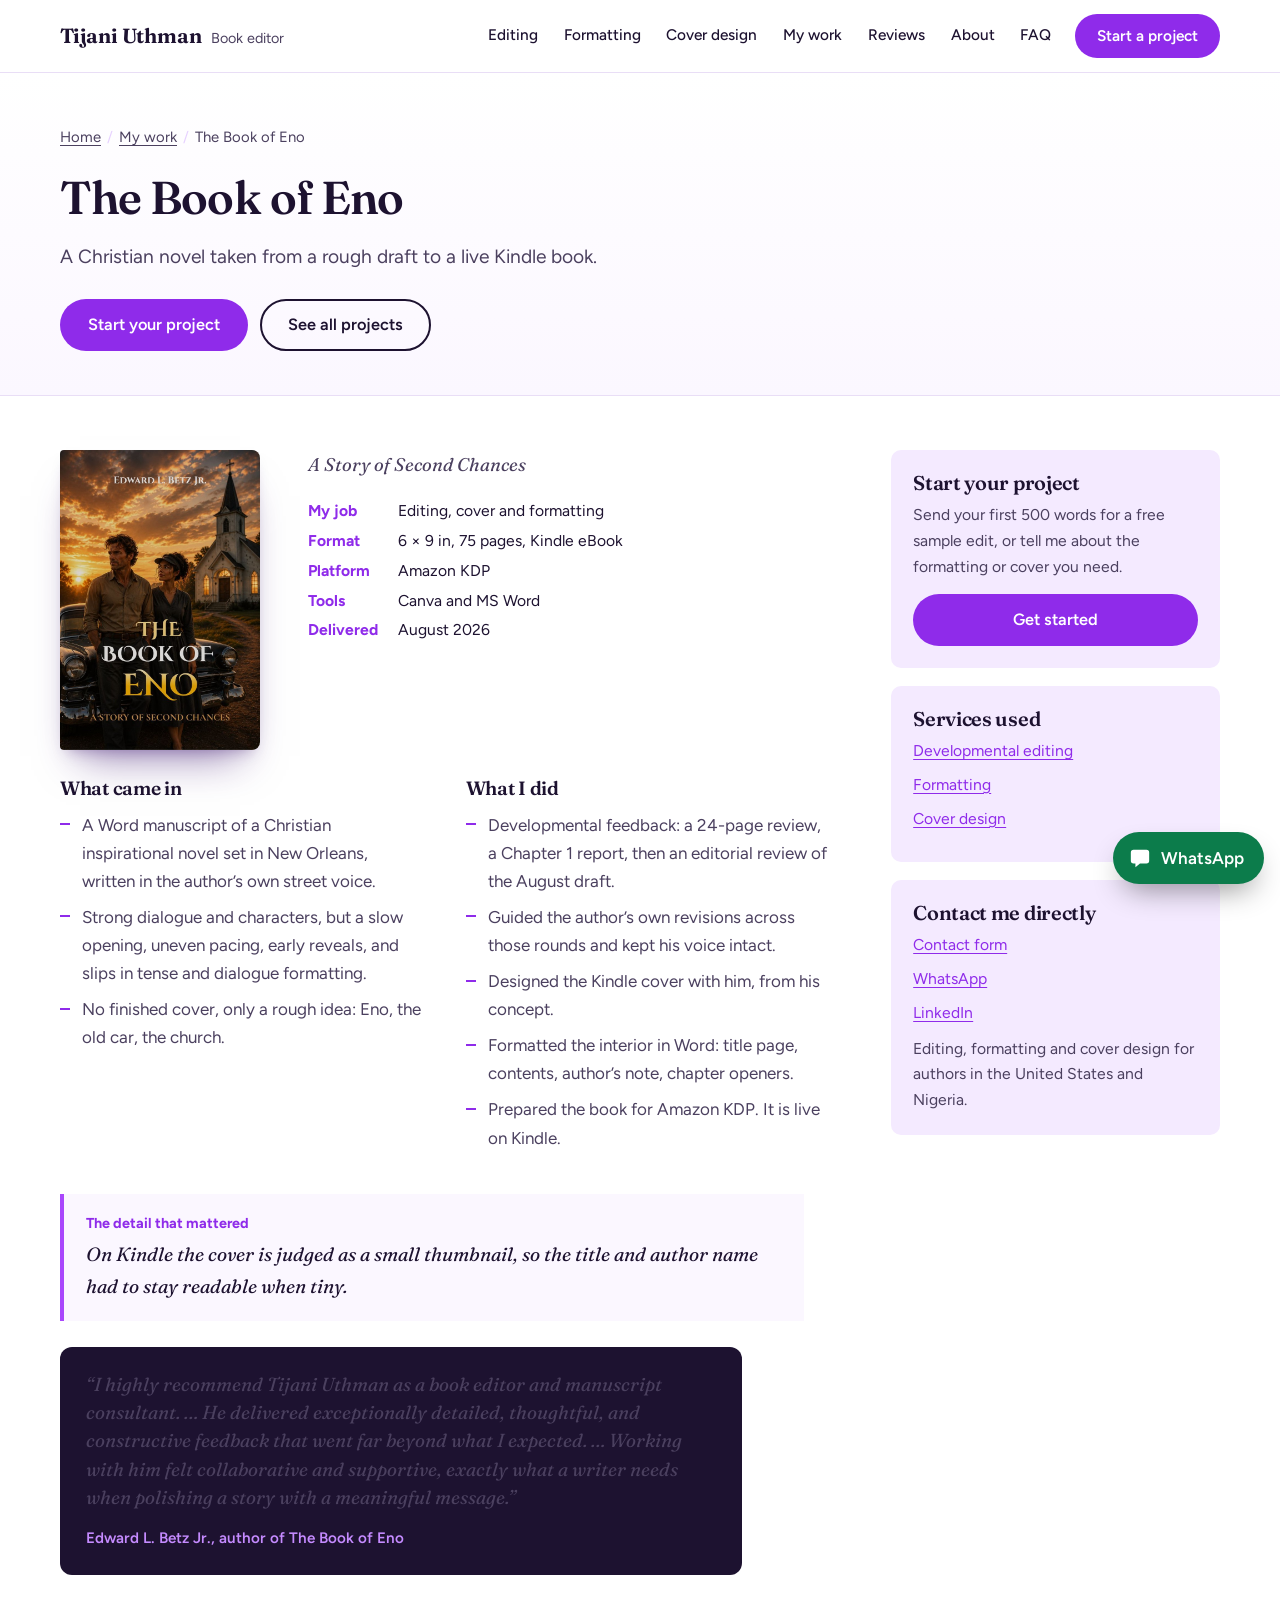
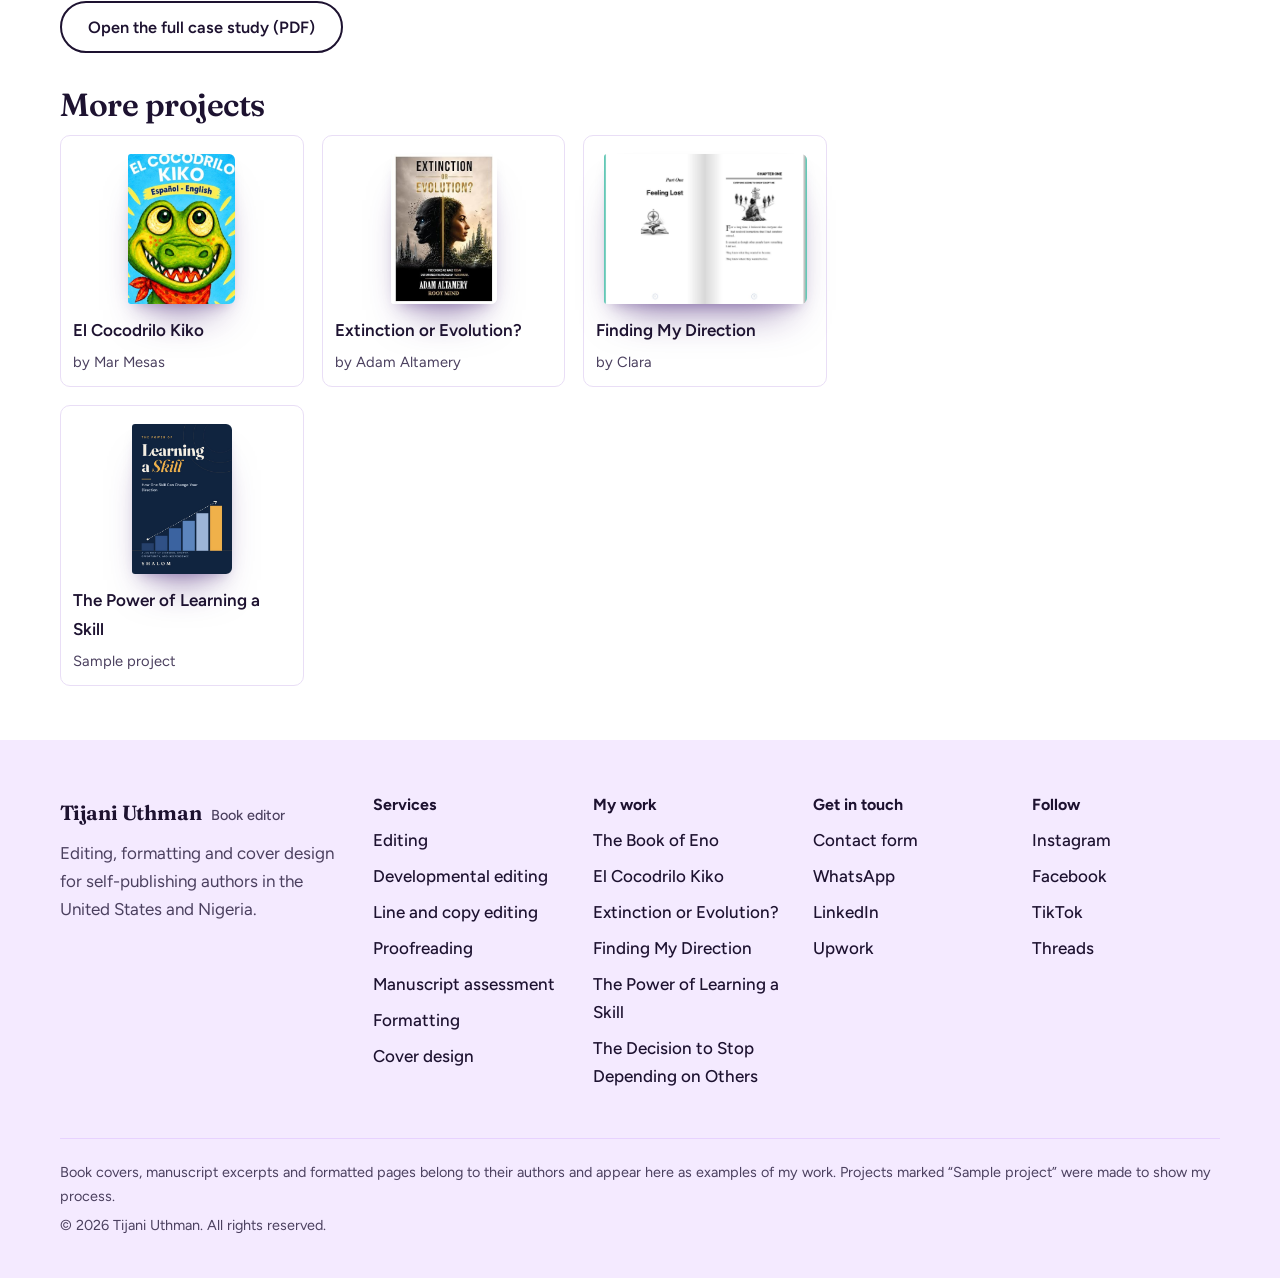
<file: bookofeno.html>
<!doctype html>
<html lang="en">
<head>
<meta charset="utf-8">
<meta name="viewport" content="width=device-width, initial-scale=1">
<title>The Book of Eno: editing and Kindle cover case study | Tijani Uthman</title>
<meta name="description" content="Case study: developmental editing, Kindle cover design and interior formatting for The Book of Eno, a Christian novel now live on Amazon Kindle.">
<meta name="robots" content="index, follow, max-image-preview:large">
<link rel="canonical" href="https://YOUR-DOMAIN.com/bookofeno.html">
<meta name="theme-color" content="#A947FC">
<meta property="og:type" content="website">
<meta property="og:site_name" content="Tijani Uthman, Book Editor">
<meta property="og:locale" content="en_US">
<meta property="og:title" content="The Book of Eno: editing and Kindle cover case study | Tijani Uthman">
<meta property="og:description" content="Case study: developmental editing, Kindle cover design and interior formatting for The Book of Eno, a Christian novel now live on Amazon Kindle.">
<meta property="og:url" content="https://YOUR-DOMAIN.com/bookofeno.html">
<meta property="og:image" content="https://YOUR-DOMAIN.com/book-of-eno.jpg">
<meta name="twitter:card" content="summary_large_image">
<meta name="twitter:title" content="The Book of Eno: editing and Kindle cover case study | Tijani Uthman">
<meta name="twitter:description" content="Case study: developmental editing, Kindle cover design and interior formatting for The Book of Eno, a Christian novel now live on Amazon Kindle.">
<meta name="twitter:image" content="https://YOUR-DOMAIN.com/book-of-eno.jpg">
<link rel="icon" href="data:image/svg+xml,%3Csvg xmlns='http://www.w3.org/2000/svg' viewBox='0 0 64 64'%3E%3Crect width='64' height='64' rx='14' fill='%23A947FC'/%3E%3Cpath d='M18 20h28v7h-10.5v21h-7V27H18z' fill='%23fff'/%3E%3C/svg%3E">
<link rel="preconnect" href="https://fonts.googleapis.com">
<link rel="preconnect" href="https://fonts.gstatic.com" crossorigin>
<link href="https://fonts.googleapis.com/css2?family=Figtree:wght@400;500;600;700&family=Fraunces:ital,opsz,wght@0,9..144,400..700;1,9..144,400..600&display=swap" rel="stylesheet">
<link rel="stylesheet" href="site.css">
<script type="application/ld+json">
{
  "@context": "https://schema.org",
  "@graph": [
    {
      "@type": "BreadcrumbList",
      "itemListElement": [
        {
          "@type": "ListItem",
          "position": 1,
          "name": "Home",
          "item": "https://YOUR-DOMAIN.com/"
        },
        {
          "@type": "ListItem",
          "position": 2,
          "name": "My work",
          "item": "https://YOUR-DOMAIN.com/index.html#work"
        },
        {
          "@type": "ListItem",
          "position": 3,
          "name": "The Book of Eno"
        }
      ]
    },
    {
      "@type": "WebPage",
      "@id": "https://YOUR-DOMAIN.com/bookofeno.html",
      "url": "https://YOUR-DOMAIN.com/bookofeno.html",
      "name": "The Book of Eno: editing and Kindle cover case study",
      "description": "Case study: developmental editing, Kindle cover design and interior formatting for The Book of Eno, a Christian novel now live on Amazon Kindle.",
      "inLanguage": "en",
      "isPartOf": {
        "@id": "https://YOUR-DOMAIN.com/#website"
      },
      "about": {
        "@id": "https://YOUR-DOMAIN.com/#business"
      },
      "primaryImageOfPage": "https://YOUR-DOMAIN.com/book-of-eno.jpg"
    }
  ]
}
</script>
</head>
<body>
<a class="skip" href="#main">Skip to content</a>
<header class="site-header">
  <div class="wrap nav">
    <a class="brand" href="index.html" aria-label="Tijani Uthman, book editor. Home">
      <span class="brand-name">Tijani Uthman</span>
      <span class="brand-role">Book editor</span>
    </a>
    <button class="menu-btn" id="menuBtn" aria-expanded="false" aria-controls="navLinks">Menu</button>
    <nav class="nav-links" id="navLinks" aria-label="Main">
      <a href="editing.html">Editing</a>
      <a href="formatting.html">Formatting</a>
      <a href="cover-design.html">Cover design</a>
      <a href="index.html#work">My work</a>
      <a href="index.html#reviews">Reviews</a>
      <a href="index.html#about">About</a>
      <a href="index.html#faq">FAQ</a>
      <a class="btn btn-primary" href="index.html#free-sample">Start a project</a>
    </nav>
  </div>
</header>
<main id="main">
<section class="page-hero">
  <div class="wrap">
    <nav class="crumbs" aria-label="Breadcrumb"><ol><li><a href="index.html">Home</a></li><li><a href="index.html#work">My work</a></li><li aria-current="page">The Book of Eno</li></ol></nav>
    <h1 class="h-lg">The Book of Eno</h1>
    <p class="lead">A Christian novel taken from a rough draft to a live Kindle book.</p>
    <div class="cta-row"><a class="btn btn-primary" href="index.html#free-sample">Start your project</a><a class="btn btn-ghost" href="index.html#work">See all projects</a></div>
  </div>
</section>
<div class="wrap page-body case-page">
  <article class="prose">
    <div class="case-head"><img src="book-of-eno.jpg" alt="Cover of The Book of Eno" width="200"><div><p class="case-sub">A Story of Second Chances</p><dl class="facts"><dt>My job</dt><dd>Editing, cover and formatting</dd><dt>Format</dt><dd>6 × 9 in, 75 pages, Kindle eBook</dd><dt>Platform</dt><dd>Amazon KDP</dd><dt>Tools</dt><dd>Canva and MS Word</dd><dt>Delivered</dt><dd>August 2026</dd></dl></div></div><div class="case-cols"><div><h2>What came in</h2><ul class="list"><li>A Word manuscript of a Christian inspirational novel set in New Orleans, written in the author’s own street voice.</li><li>Strong dialogue and characters, but a slow opening, uneven pacing, early reveals, and slips in tense and dialogue formatting.</li><li>No finished cover, only a rough idea: Eno, the old car, the church.</li></ul></div><div><h2>What I did</h2><ul class="list"><li>Developmental feedback: a 24-page review, a Chapter 1 report, then an editorial review of the August draft.</li><li>Guided the author’s own revisions across those rounds and kept his voice intact.</li><li>Designed the Kindle cover with him, from his concept.</li><li>Formatted the interior in Word: title page, contents, author’s note, chapter openers.</li><li>Prepared the book for Amazon KDP. It is live on Kindle.</li></ul></div></div><div class="detail"><small>The detail that mattered</small>On Kindle the cover is judged as a small thumbnail, so the title and author name had to stay readable when tiny.</div><div class="case-quote"><p>“I highly recommend Tijani Uthman as a book editor and manuscript consultant. … He delivered exceptionally detailed, thoughtful, and constructive feedback that went far beyond what I expected. … Working with him felt collaborative and supportive, exactly what a writer needs when polishing a story with a meaningful message.”</p><footer>Edward L. Betz Jr., author of The Book of Eno</footer></div><p class="pdf-row"><a class="btn btn-ghost" href="book-of-eno-case-study.pdf" target="_blank" rel="noopener">Open the full case study (PDF)</a></p>
    <h2>More projects</h2>
    <div class="related"><a href="elcocodrilokiko.html"><img src="el-cocodrilo-kiko.jpg" alt="" loading="lazy">El Cocodrilo Kiko<span>by Mar Mesas</span></a><a href="extinctionorevolution.html"><img src="extinction-or-evolution.jpg" alt="" loading="lazy">Extinction or Evolution?<span>by Adam Altamery</span></a><a href="findingmydirection.html"><img src="finding-my-direction-after.jpg" alt="" loading="lazy">Finding My Direction<span>by Clara</span></a><a href="power.html"><img src="power-of-learning-a-skill.jpg" alt="" loading="lazy">The Power of Learning a Skill<span>Sample project</span></a></div>
  </article>
  <aside class="side">
        <div class="side-card">
          <h2>Start your project</h2>
          <p>Send your first 500 words for a free sample edit, or tell me about the formatting or cover you need.</p>
          <a class="btn btn-primary" href="index.html#free-sample">Get started</a>
        </div>
        <div class="side-card"><h2>Services used</h2><ul><li><a href="developmentalediting.html">Developmental editing</a></li><li><a href="formatting.html">Formatting</a></li><li><a href="cover-design.html">Cover design</a></li></ul></div>
        <div class="side-card">
          <h2>Contact me directly</h2>
          <ul><li><a href="index.html#free-sample">Contact form</a></li><li><a href="https://wa.me/2348136720953" target="_blank" rel="noopener">WhatsApp</a></li><li><a href="https://www.linkedin.com/in/tijani-uthman/" target="_blank" rel="noopener">LinkedIn</a></li></ul>
          <p style="margin:10px 0 0">Editing, formatting and cover design for authors in the United States and Nigeria.</p>
        </div>
      </aside>
</div>
</main>
<footer class="footer">
  <div class="wrap">
    <div class="foot-grid">
      <div class="foot-brand">
        <a class="brand" href="index.html"><span class="brand-name">Tijani Uthman</span><span class="brand-role">Book editor</span></a>
        <p>Editing, formatting and cover design for self-publishing authors in the United States and Nigeria.</p>
      </div>
      <div>
        <h2>Services</h2>
        <ul>
          <li><a href="editing.html">Editing</a></li>
          <li><a href="developmentalediting.html">Developmental editing</a></li>
          <li><a href="lineandcopyediting.html">Line and copy editing</a></li>
          <li><a href="proofreading.html">Proofreading</a></li>
          <li><a href="manuscript.html">Manuscript assessment</a></li>
          <li><a href="formatting.html">Formatting</a></li>
          <li><a href="cover-design.html">Cover design</a></li>
        </ul>
      </div>
      <div>
        <h2>My work</h2>
        <ul>
          <li><a href="bookofeno.html">The Book of Eno</a></li>
          <li><a href="elcocodrilokiko.html">El Cocodrilo Kiko</a></li>
          <li><a href="extinctionorevolution.html">Extinction or Evolution?</a></li>
          <li><a href="findingmydirection.html">Finding My Direction</a></li>
          <li><a href="power.html">The Power of Learning a Skill</a></li>
          <li><a href="decision-to-stop-depending-on-others.html">The Decision to Stop Depending on Others</a></li>
        </ul>
      </div>
      <div>
        <h2>Get in touch</h2>
        <ul>
          <li><a href="index.html#free-sample">Contact form</a></li>
          <li><a href="https://wa.me/2348136720953" target="_blank" rel="noopener">WhatsApp</a></li>
          <li><a href="https://www.linkedin.com/in/tijani-uthman/" target="_blank" rel="noopener">LinkedIn</a></li>
          <li><a href="https://www.upwork.com/freelancers/~017abd9644334bde1f?mp_source=share" target="_blank" rel="noopener">Upwork</a></li>
        </ul>
      </div>
      <div>
        <h2>Follow</h2>
        <ul>
          <li><a href="https://www.instagram.com/tijaniuthmanopeyemi32/" target="_blank" rel="noopener">Instagram</a></li>
          <li><a href="https://www.facebook.com/profile.php?id=100084764225267" target="_blank" rel="noopener">Facebook</a></li>
          <li><a href="https://www.tiktok.com/@uthmantijani32" target="_blank" rel="noopener">TikTok</a></li>
          <li><a href="https://www.threads.com/@tijaniuthmanopeyemi32" target="_blank" rel="noopener">Threads</a></li>
        </ul>
      </div>
    </div>
    <div class="legal">
      <p>Book covers, manuscript excerpts and formatted pages belong to their authors and appear here as examples of my work. Projects marked “Sample project” were made to show my process.</p>
      <p>© 2026 Tijani Uthman. All rights reserved.</p>
    </div>
  </div>
</footer>
<a class="float-wa" href="https://wa.me/2348136720953?text=Hi%20Tijani%2C%20I%27d%20like%20to%20talk%20about%20my%20book." target="_blank" rel="noopener" aria-label="Chat with Tijani on WhatsApp">
  <svg viewBox="0 0 24 24" aria-hidden="true"><path d="M5 3h14a3 3 0 0 1 3 3v9a3 3 0 0 1-3 3h-7l-5 4v-4H5a3 3 0 0 1-3-3V6a3 3 0 0 1 3-3z"/></svg>
  <span>WhatsApp</span>
</a>
<script src="common.js" defer></script>
</body>
</html>
</file>
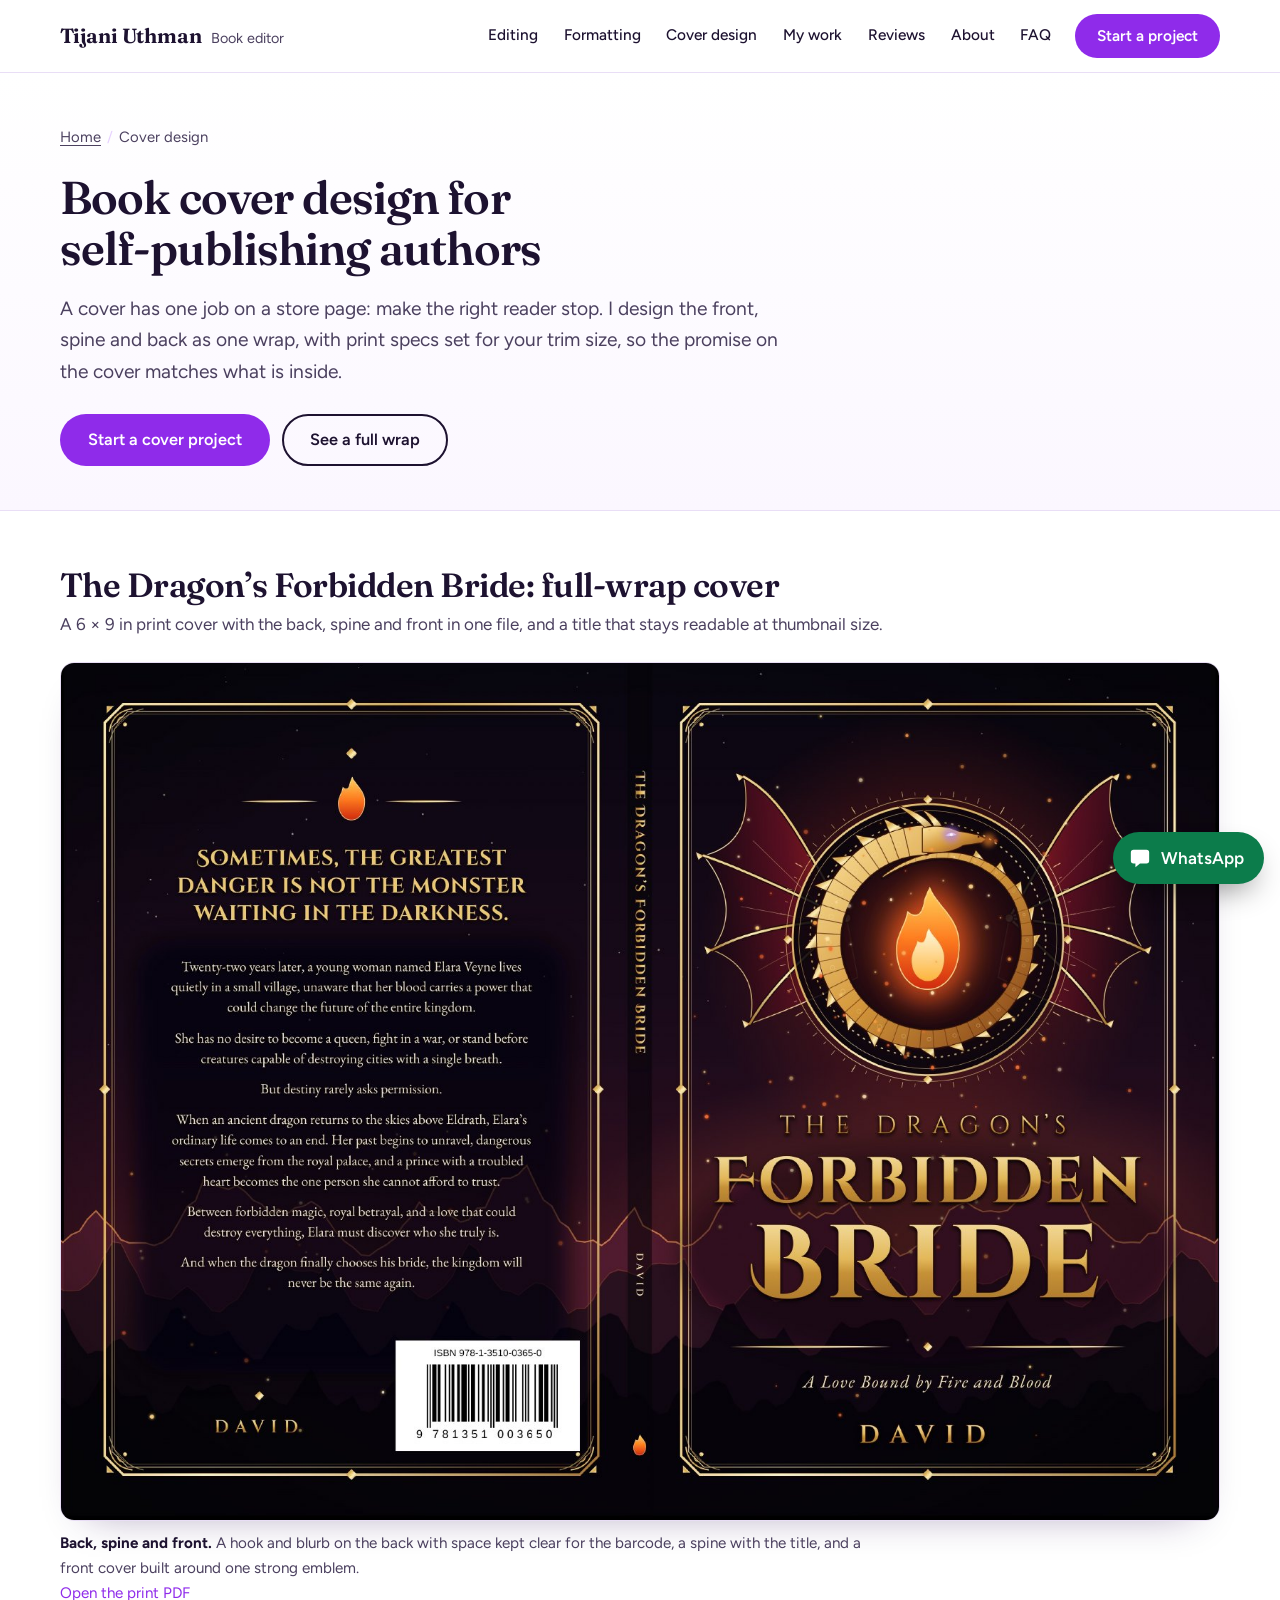
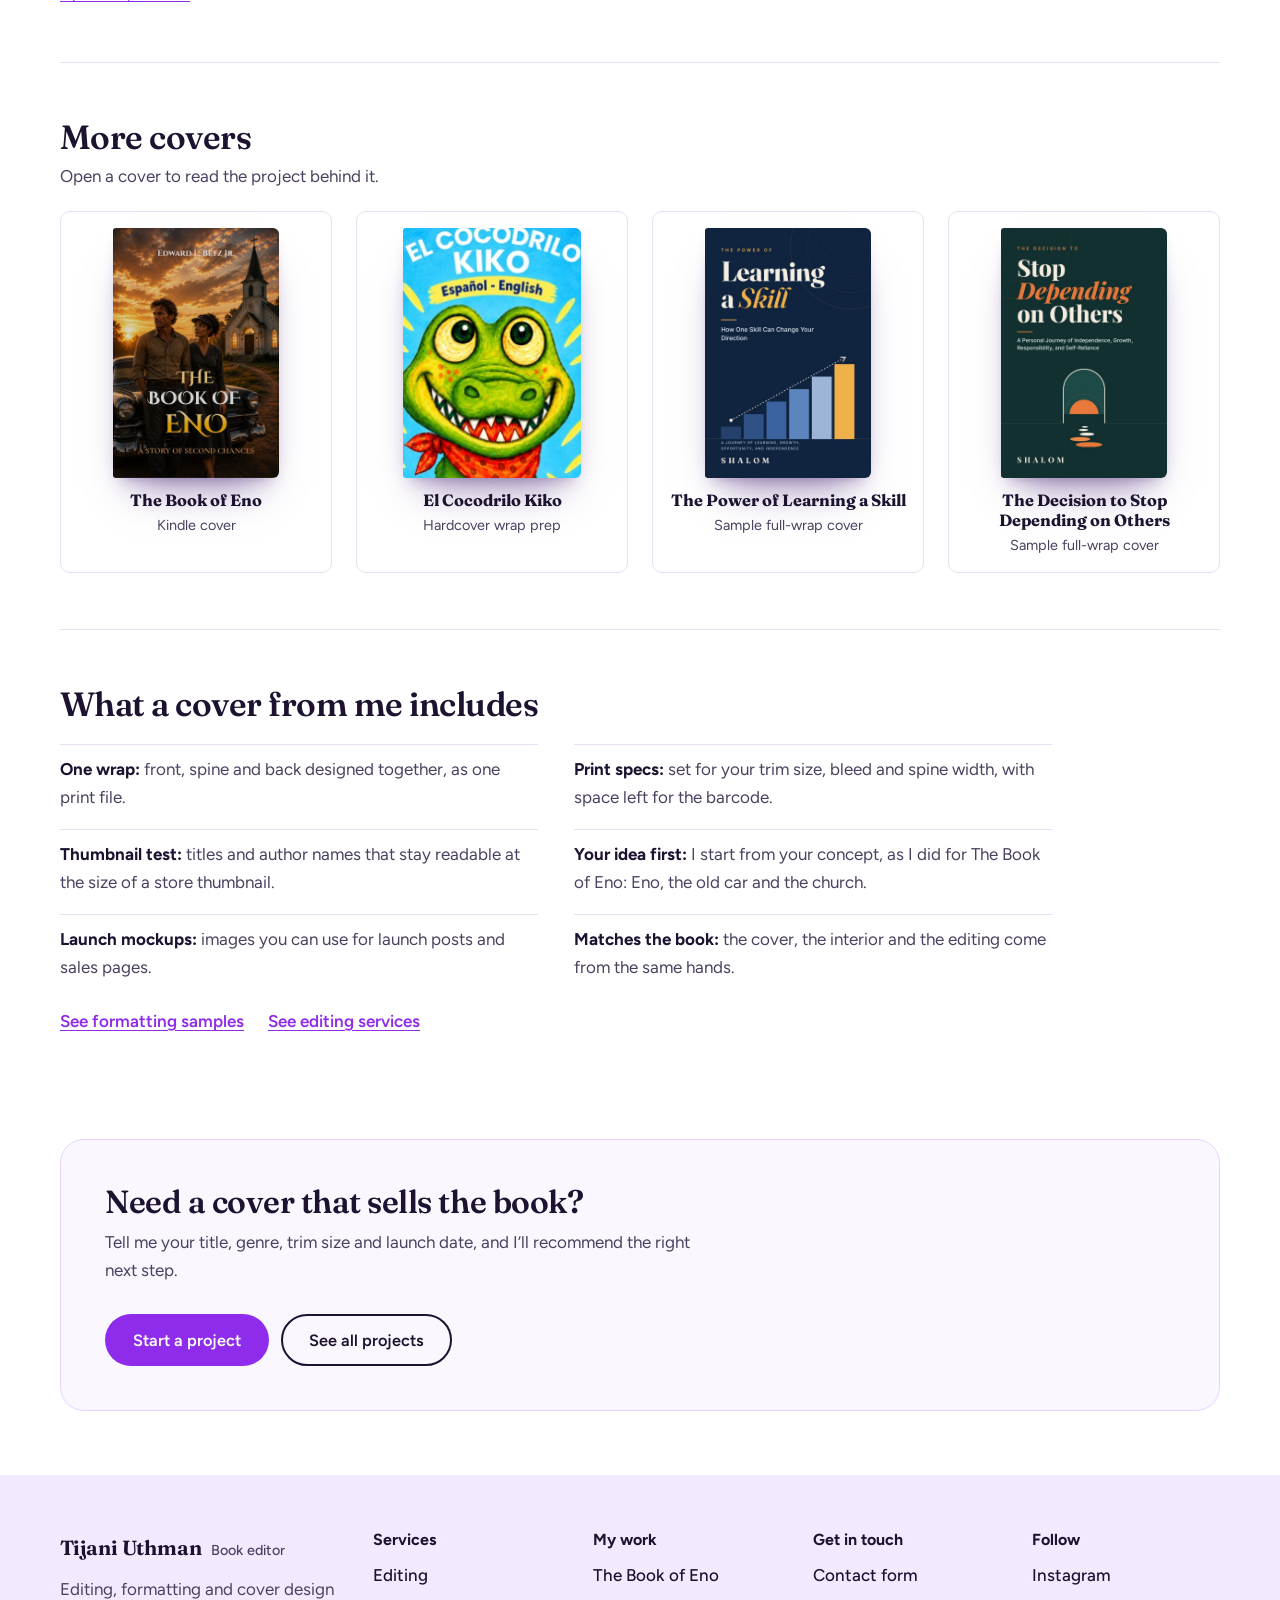
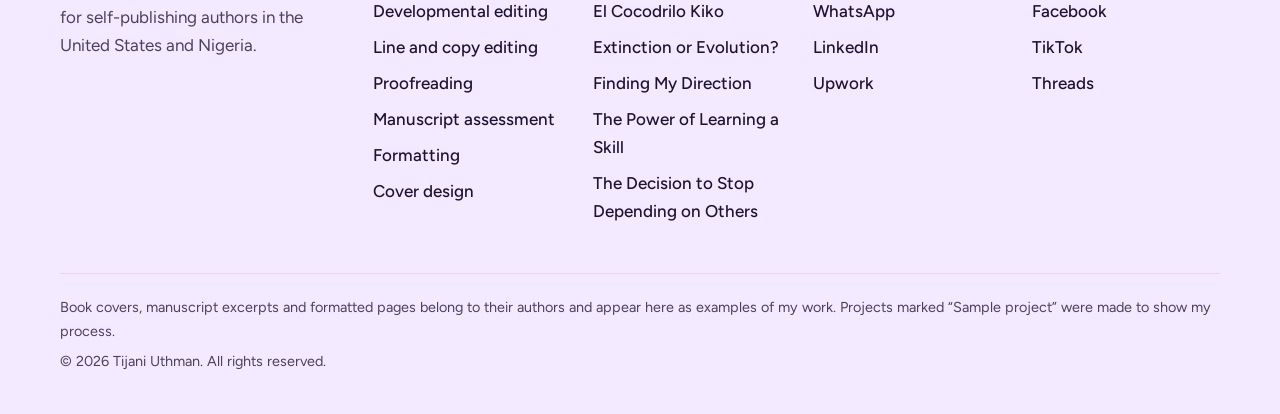
<file: cover-design.html>
<!doctype html>
<html lang="en">
<head>
<meta charset="utf-8">
<meta name="viewport" content="width=device-width, initial-scale=1">
<title>Book cover design for self-publishing authors | Tijani Uthman</title>
<meta name="description" content="Book cover design for self-publishing authors: full-wrap print covers and Kindle covers, built to read at thumbnail size. See cover examples. Serving authors in the US and Nigeria.">
<meta name="robots" content="index, follow, max-image-preview:large">
<link rel="canonical" href="https://YOUR-DOMAIN.com/cover-design.html">
<meta name="theme-color" content="#A947FC">
<meta property="og:type" content="website">
<meta property="og:site_name" content="Tijani Uthman, Book Editor">
<meta property="og:locale" content="en_US">
<meta property="og:title" content="Book cover design for self-publishing authors | Tijani Uthman">
<meta property="og:description" content="Book cover design for self-publishing authors: full-wrap print covers and Kindle covers, built to read at thumbnail size. See cover examples. Serving authors in the US and Nigeria.">
<meta property="og:url" content="https://YOUR-DOMAIN.com/cover-design.html">
<meta property="og:image" content="https://YOUR-DOMAIN.com/the-dragons-forbidden-bride-wrap.jpg">
<meta name="twitter:card" content="summary_large_image">
<meta name="twitter:title" content="Book cover design for self-publishing authors | Tijani Uthman">
<meta name="twitter:description" content="Book cover design for self-publishing authors: full-wrap print covers and Kindle covers, built to read at thumbnail size. See cover examples. Serving authors in the US and Nigeria.">
<meta name="twitter:image" content="https://YOUR-DOMAIN.com/the-dragons-forbidden-bride-wrap.jpg">
<link rel="icon" href="data:image/svg+xml,%3Csvg xmlns='http://www.w3.org/2000/svg' viewBox='0 0 64 64'%3E%3Crect width='64' height='64' rx='14' fill='%23A947FC'/%3E%3Cpath d='M18 20h28v7h-10.5v21h-7V27H18z' fill='%23fff'/%3E%3C/svg%3E">
<link rel="preconnect" href="https://fonts.googleapis.com">
<link rel="preconnect" href="https://fonts.gstatic.com" crossorigin>
<link href="https://fonts.googleapis.com/css2?family=Figtree:wght@400;500;600;700&family=Fraunces:ital,opsz,wght@0,9..144,400..700;1,9..144,400..600&display=swap" rel="stylesheet">
<link rel="stylesheet" href="site.css">
<script type="application/ld+json">
{
  "@context": "https://schema.org",
  "@graph": [
    {
      "@type": "BreadcrumbList",
      "itemListElement": [
        {
          "@type": "ListItem",
          "position": 1,
          "name": "Home",
          "item": "https://YOUR-DOMAIN.com/"
        },
        {
          "@type": "ListItem",
          "position": 2,
          "name": "Cover design"
        }
      ]
    },
    {
      "@type": "Service",
      "@id": "https://YOUR-DOMAIN.com/cover-design.html#service",
      "name": "Book cover design",
      "description": "Book cover design for self-publishing authors: full-wrap print covers and Kindle covers, built to read at thumbnail size. See cover examples. Serving authors in the US and Nigeria.",
      "url": "https://YOUR-DOMAIN.com/cover-design.html",
      "provider": {
        "@id": "https://YOUR-DOMAIN.com/#business"
      },
      "areaServed": [
        {
          "@type": "Country",
          "name": "United States"
        },
        {
          "@type": "Country",
          "name": "Nigeria"
        }
      ],
      "serviceType": "Book cover design"
    }
  ]
}
</script>
</head>
<body>
<a class="skip" href="#main">Skip to content</a>
<header class="site-header">
  <div class="wrap nav">
    <a class="brand" href="index.html" aria-label="Tijani Uthman, book editor. Home">
      <span class="brand-name">Tijani Uthman</span>
      <span class="brand-role">Book editor</span>
    </a>
    <button class="menu-btn" id="menuBtn" aria-expanded="false" aria-controls="navLinks">Menu</button>
    <nav class="nav-links" id="navLinks" aria-label="Main">
      <a href="editing.html">Editing</a>
      <a href="formatting.html">Formatting</a>
      <a href="cover-design.html">Cover design</a>
      <a href="index.html#work">My work</a>
      <a href="index.html#reviews">Reviews</a>
      <a href="index.html#about">About</a>
      <a href="index.html#faq">FAQ</a>
      <a class="btn btn-primary" href="index.html#free-sample">Start a project</a>
    </nav>
  </div>
</header>
<main id="main">
<section class="page-hero">
  <div class="wrap">
    <nav class="crumbs" aria-label="Breadcrumb"><ol><li><a href="index.html">Home</a></li><li aria-current="page">Cover design</li></ol></nav>
    <h1 class="h-lg">Book cover design for self-publishing authors</h1>
    <p class="lead">A cover has one job on a store page: make the right reader stop. I design the front, spine and back as one wrap, with print specs set for your trim size, so the promise on the cover matches what is inside.</p>
    <div class="cta-row"><a class="btn btn-primary" href="index.html#free-sample">Start a cover project</a><a class="btn btn-ghost" href="#wrap">See a full wrap</a></div>
  </div>
</section>
<div class="wrap">
<section class="fs-section fs-first" id="wrap" aria-labelledby="cw">
  <h2 id="cw">The Dragon’s Forbidden Bride: full-wrap cover</h2>
  <p class="fs-meta">A 6 × 9 in print cover with the back, spine and front in one file, and a title that stays readable at thumbnail size.</p>
  <figure class="fs-fig"><a href="cover-the-dragons-forbidden-bride-wrap.pdf" target="_blank" rel="noopener"><img src="the-dragons-forbidden-bride-wrap.jpg" alt="Full-wrap cover of The Dragon’s Forbidden Bride: back cover with blurb and barcode, spine, and front cover with a gold dragon emblem" loading="lazy"></a><figcaption><b>Back, spine and front.</b> A hook and blurb on the back with space kept clear for the barcode, a spine with the title, and a front cover built around one strong emblem. <a href="cover-the-dragons-forbidden-bride-wrap.pdf" target="_blank" rel="noopener">Open the print PDF</a></figcaption></figure>
</section>

<section class="fs-section" aria-labelledby="cg">
  <h2 id="cg">More covers</h2>
  <p class="fs-meta">Open a cover to read the project behind it.</p>
  <div class="cv-grid">
      <a class="cv-tile" href="bookofeno.html"><img src="book-of-eno.jpg" alt="Cover of The Book of Eno" loading="lazy"><b>The Book of Eno</b><span>Kindle cover</span></a>
      <a class="cv-tile" href="elcocodrilokiko.html"><img src="el-cocodrilo-kiko.jpg" alt="Cover of El Cocodrilo Kiko" loading="lazy"><b>El Cocodrilo Kiko</b><span>Hardcover wrap prep</span></a>
      <a class="cv-tile" href="power.html"><img src="power-of-learning-a-skill.jpg" alt="Cover of The Power of Learning a Skill" loading="lazy"><b>The Power of Learning a Skill</b><span>Sample full-wrap cover</span></a>
      <a class="cv-tile" href="decision-to-stop-depending-on-others.html"><img src="stop-depending-on-others.jpg" alt="Cover of The Decision to Stop Depending on Others" loading="lazy"><b>The Decision to Stop Depending on Others</b><span>Sample full-wrap cover</span></a>
  </div>
</section>

<section class="fs-section" aria-labelledby="ci">
  <h2 id="ci">What a cover from me includes</h2>
  <ul class="fs-notes">
    <li><b>One wrap:</b> front, spine and back designed together, as one print file.</li>
    <li><b>Print specs:</b> set for your trim size, bleed and spine width, with space left for the barcode.</li>
    <li><b>Thumbnail test:</b> titles and author names that stay readable at the size of a store thumbnail.</li>
    <li><b>Your idea first:</b> I start from your concept, as I did for The Book of Eno: Eno, the old car and the church.</li>
    <li><b>Launch mockups:</b> images you can use for launch posts and sales pages.</li>
    <li><b>Matches the book:</b> the cover, the interior and the editing come from the same hands.</li>
  </ul>
  <p class="fs-link"><a href="formatting.html">See formatting samples</a> <a href="editing.html">See editing services</a></p>
</section>
<div class="fs-cta"><h2>Need a cover that sells the book?</h2><p>Tell me your title, genre, trim size and launch date, and I’ll recommend the right next step.</p><div class="cta-row"><a class="btn btn-primary" href="index.html#free-sample">Start a project</a><a class="btn btn-ghost" href="index.html#work">See all projects</a></div></div>
</div>
</main>
<footer class="footer">
  <div class="wrap">
    <div class="foot-grid">
      <div class="foot-brand">
        <a class="brand" href="index.html"><span class="brand-name">Tijani Uthman</span><span class="brand-role">Book editor</span></a>
        <p>Editing, formatting and cover design for self-publishing authors in the United States and Nigeria.</p>
      </div>
      <div>
        <h2>Services</h2>
        <ul>
          <li><a href="editing.html">Editing</a></li>
          <li><a href="developmentalediting.html">Developmental editing</a></li>
          <li><a href="lineandcopyediting.html">Line and copy editing</a></li>
          <li><a href="proofreading.html">Proofreading</a></li>
          <li><a href="manuscript.html">Manuscript assessment</a></li>
          <li><a href="formatting.html">Formatting</a></li>
          <li><a href="cover-design.html">Cover design</a></li>
        </ul>
      </div>
      <div>
        <h2>My work</h2>
        <ul>
          <li><a href="bookofeno.html">The Book of Eno</a></li>
          <li><a href="elcocodrilokiko.html">El Cocodrilo Kiko</a></li>
          <li><a href="extinctionorevolution.html">Extinction or Evolution?</a></li>
          <li><a href="findingmydirection.html">Finding My Direction</a></li>
          <li><a href="power.html">The Power of Learning a Skill</a></li>
          <li><a href="decision-to-stop-depending-on-others.html">The Decision to Stop Depending on Others</a></li>
        </ul>
      </div>
      <div>
        <h2>Get in touch</h2>
        <ul>
          <li><a href="index.html#free-sample">Contact form</a></li>
          <li><a href="https://wa.me/2348136720953" target="_blank" rel="noopener">WhatsApp</a></li>
          <li><a href="https://www.linkedin.com/in/tijani-uthman/" target="_blank" rel="noopener">LinkedIn</a></li>
          <li><a href="https://www.upwork.com/freelancers/~017abd9644334bde1f?mp_source=share" target="_blank" rel="noopener">Upwork</a></li>
        </ul>
      </div>
      <div>
        <h2>Follow</h2>
        <ul>
          <li><a href="https://www.instagram.com/tijaniuthmanopeyemi32/" target="_blank" rel="noopener">Instagram</a></li>
          <li><a href="https://www.facebook.com/profile.php?id=100084764225267" target="_blank" rel="noopener">Facebook</a></li>
          <li><a href="https://www.tiktok.com/@uthmantijani32" target="_blank" rel="noopener">TikTok</a></li>
          <li><a href="https://www.threads.com/@tijaniuthmanopeyemi32" target="_blank" rel="noopener">Threads</a></li>
        </ul>
      </div>
    </div>
    <div class="legal">
      <p>Book covers, manuscript excerpts and formatted pages belong to their authors and appear here as examples of my work. Projects marked “Sample project” were made to show my process.</p>
      <p>© 2026 Tijani Uthman. All rights reserved.</p>
    </div>
  </div>
</footer>
<a class="float-wa" href="https://wa.me/2348136720953?text=Hi%20Tijani%2C%20I%27d%20like%20to%20talk%20about%20my%20book." target="_blank" rel="noopener" aria-label="Chat with Tijani on WhatsApp">
  <svg viewBox="0 0 24 24" aria-hidden="true"><path d="M5 3h14a3 3 0 0 1 3 3v9a3 3 0 0 1-3 3h-7l-5 4v-4H5a3 3 0 0 1-3-3V6a3 3 0 0 1 3-3z"/></svg>
  <span>WhatsApp</span>
</a>
<script src="common.js" defer></script>
</body>
</html>
</file>
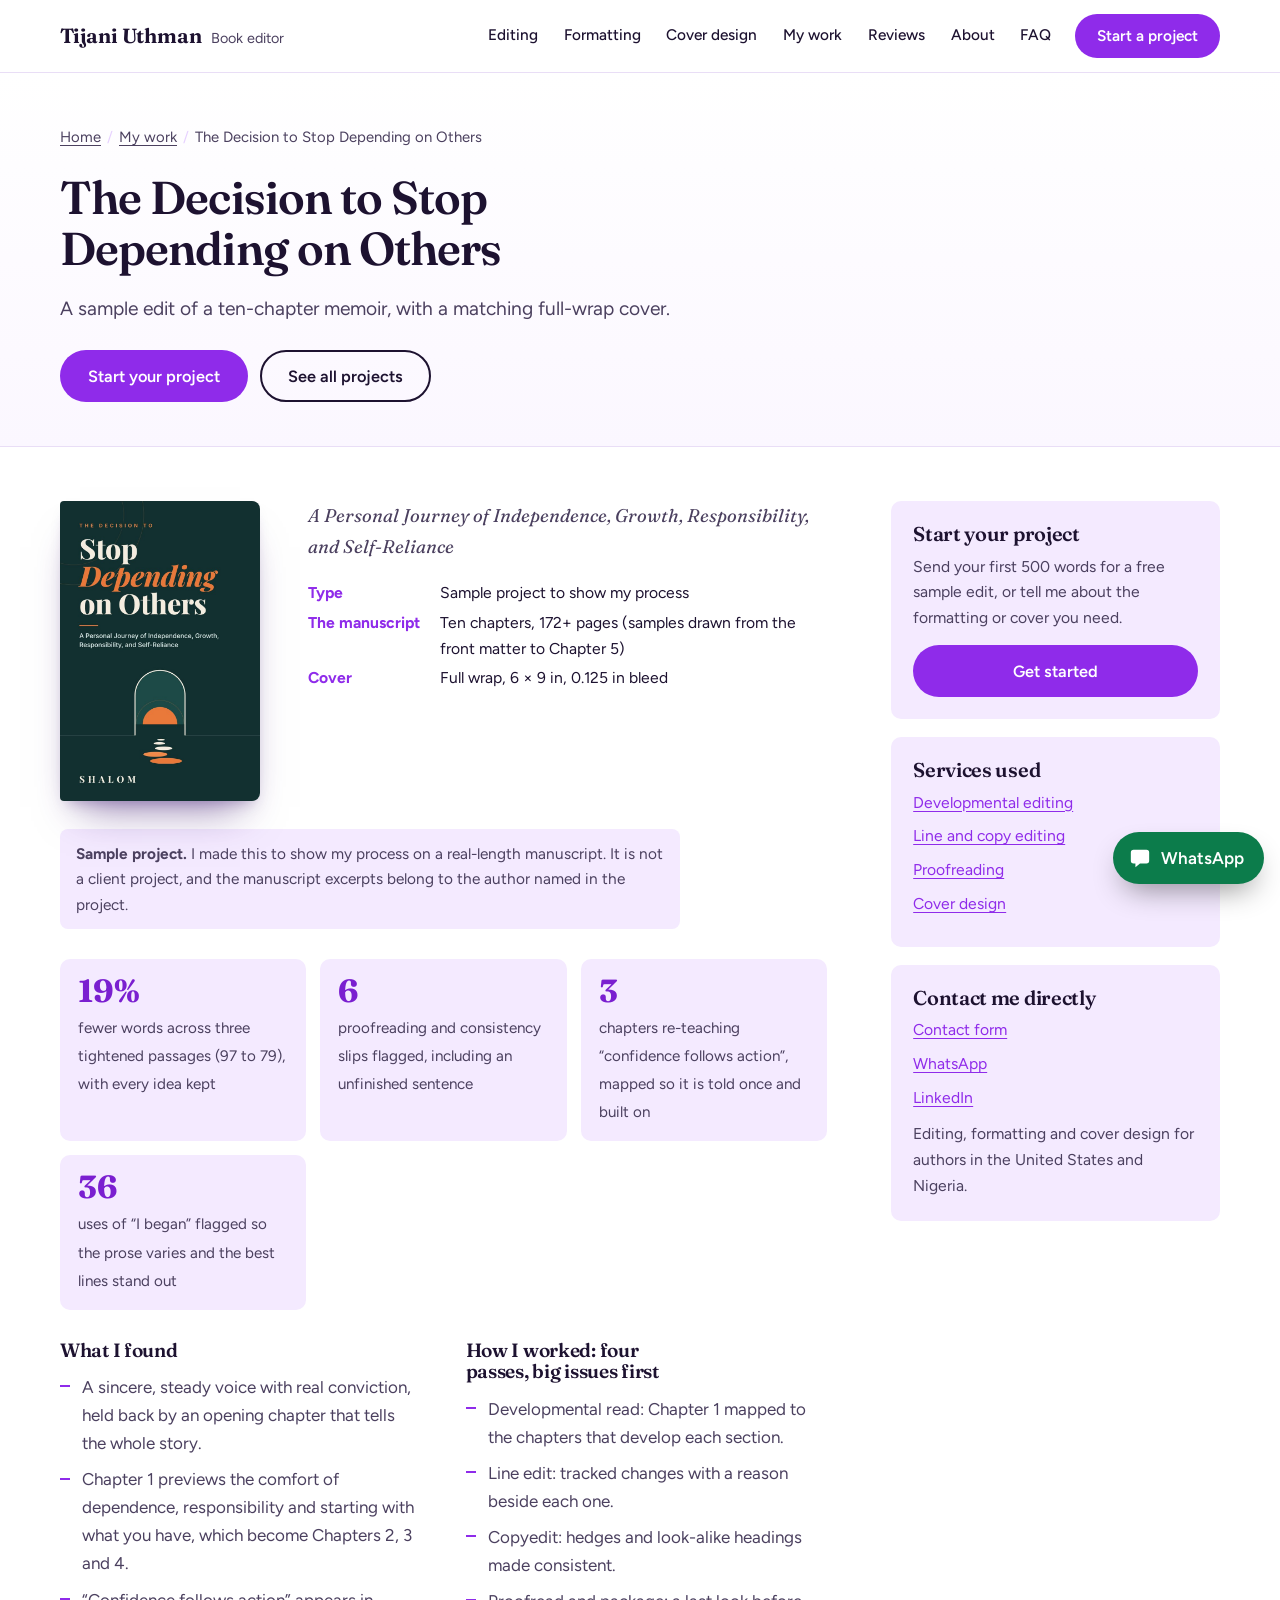
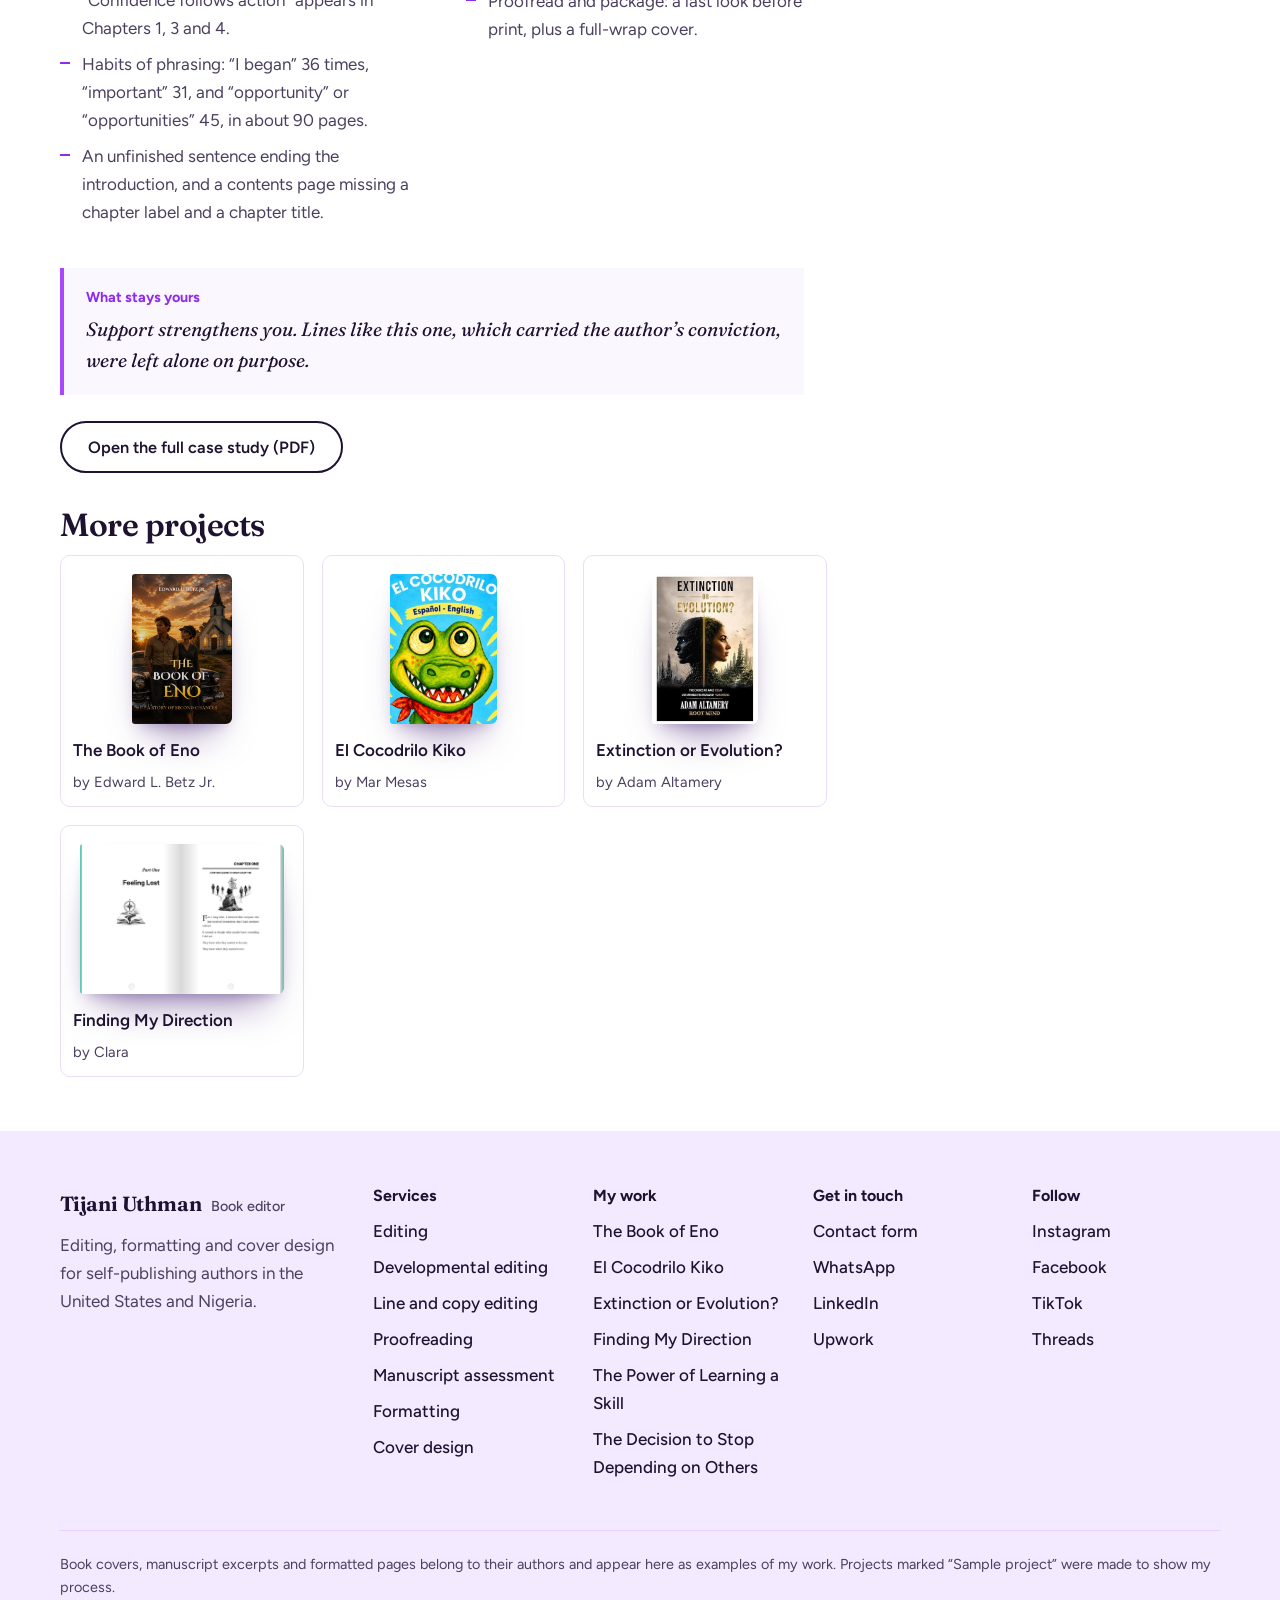
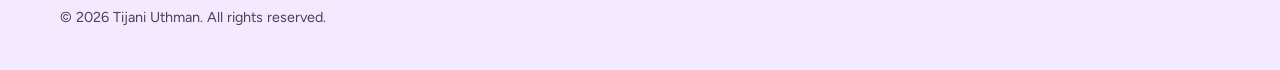
<file: decision-to-stop-depending-on-others.html>
<!doctype html>
<html lang="en">
<head>
<meta charset="utf-8">
<meta name="viewport" content="width=device-width, initial-scale=1">
<title>Stop Depending on Others: sample memoir edit and cover | Tijani Uthman</title>
<meta name="description" content="Sample project: four editing passes and a full-wrap cover for a ten-chapter memoir, with annotated tracked-change examples.">
<meta name="robots" content="index, follow, max-image-preview:large">
<link rel="canonical" href="https://YOUR-DOMAIN.com/decision-to-stop-depending-on-others.html">
<meta name="theme-color" content="#A947FC">
<meta property="og:type" content="website">
<meta property="og:site_name" content="Tijani Uthman, Book Editor">
<meta property="og:locale" content="en_US">
<meta property="og:title" content="Stop Depending on Others: sample memoir edit and cover | Tijani Uthman">
<meta property="og:description" content="Sample project: four editing passes and a full-wrap cover for a ten-chapter memoir, with annotated tracked-change examples.">
<meta property="og:url" content="https://YOUR-DOMAIN.com/decision-to-stop-depending-on-others.html">
<meta property="og:image" content="https://YOUR-DOMAIN.com/stop-depending-on-others.jpg">
<meta name="twitter:card" content="summary_large_image">
<meta name="twitter:title" content="Stop Depending on Others: sample memoir edit and cover | Tijani Uthman">
<meta name="twitter:description" content="Sample project: four editing passes and a full-wrap cover for a ten-chapter memoir, with annotated tracked-change examples.">
<meta name="twitter:image" content="https://YOUR-DOMAIN.com/stop-depending-on-others.jpg">
<link rel="icon" href="data:image/svg+xml,%3Csvg xmlns='http://www.w3.org/2000/svg' viewBox='0 0 64 64'%3E%3Crect width='64' height='64' rx='14' fill='%23A947FC'/%3E%3Cpath d='M18 20h28v7h-10.5v21h-7V27H18z' fill='%23fff'/%3E%3C/svg%3E">
<link rel="preconnect" href="https://fonts.googleapis.com">
<link rel="preconnect" href="https://fonts.gstatic.com" crossorigin>
<link href="https://fonts.googleapis.com/css2?family=Figtree:wght@400;500;600;700&family=Fraunces:ital,opsz,wght@0,9..144,400..700;1,9..144,400..600&display=swap" rel="stylesheet">
<link rel="stylesheet" href="site.css">
<script type="application/ld+json">
{
  "@context": "https://schema.org",
  "@graph": [
    {
      "@type": "BreadcrumbList",
      "itemListElement": [
        {
          "@type": "ListItem",
          "position": 1,
          "name": "Home",
          "item": "https://YOUR-DOMAIN.com/"
        },
        {
          "@type": "ListItem",
          "position": 2,
          "name": "My work",
          "item": "https://YOUR-DOMAIN.com/index.html#work"
        },
        {
          "@type": "ListItem",
          "position": 3,
          "name": "The Decision to Stop Depending on Others"
        }
      ]
    },
    {
      "@type": "WebPage",
      "@id": "https://YOUR-DOMAIN.com/decision-to-stop-depending-on-others.html",
      "url": "https://YOUR-DOMAIN.com/decision-to-stop-depending-on-others.html",
      "name": "Stop Depending on Others: sample memoir edit and cover",
      "description": "Sample project: four editing passes and a full-wrap cover for a ten-chapter memoir, with annotated tracked-change examples.",
      "inLanguage": "en",
      "isPartOf": {
        "@id": "https://YOUR-DOMAIN.com/#website"
      },
      "about": {
        "@id": "https://YOUR-DOMAIN.com/#business"
      },
      "primaryImageOfPage": "https://YOUR-DOMAIN.com/stop-depending-on-others.jpg"
    }
  ]
}
</script>
</head>
<body>
<a class="skip" href="#main">Skip to content</a>
<header class="site-header">
  <div class="wrap nav">
    <a class="brand" href="index.html" aria-label="Tijani Uthman, book editor. Home">
      <span class="brand-name">Tijani Uthman</span>
      <span class="brand-role">Book editor</span>
    </a>
    <button class="menu-btn" id="menuBtn" aria-expanded="false" aria-controls="navLinks">Menu</button>
    <nav class="nav-links" id="navLinks" aria-label="Main">
      <a href="editing.html">Editing</a>
      <a href="formatting.html">Formatting</a>
      <a href="cover-design.html">Cover design</a>
      <a href="index.html#work">My work</a>
      <a href="index.html#reviews">Reviews</a>
      <a href="index.html#about">About</a>
      <a href="index.html#faq">FAQ</a>
      <a class="btn btn-primary" href="index.html#free-sample">Start a project</a>
    </nav>
  </div>
</header>
<main id="main">
<section class="page-hero">
  <div class="wrap">
    <nav class="crumbs" aria-label="Breadcrumb"><ol><li><a href="index.html">Home</a></li><li><a href="index.html#work">My work</a></li><li aria-current="page">The Decision to Stop Depending on Others</li></ol></nav>
    <h1 class="h-lg">The Decision to Stop Depending on Others</h1>
    <p class="lead">A sample edit of a ten-chapter memoir, with a matching full-wrap cover.</p>
    <div class="cta-row"><a class="btn btn-primary" href="index.html#free-sample">Start your project</a><a class="btn btn-ghost" href="index.html#work">See all projects</a></div>
  </div>
</section>
<div class="wrap page-body case-page">
  <article class="prose">
    <div class="case-head"><img src="stop-depending-on-others.jpg" alt="Sample cover of The Decision to Stop Depending on Others" width="200"><div><p class="case-sub">A Personal Journey of Independence, Growth, Responsibility, and Self-Reliance</p><dl class="facts"><dt>Type</dt><dd>Sample project to show my process</dd><dt>The manuscript</dt><dd>Ten chapters, 172+ pages (samples drawn from the front matter to Chapter 5)</dd><dt>Cover</dt><dd>Full wrap, 6 × 9 in, 0.125 in bleed</dd></dl></div></div><p class="sample-flag"><b>Sample project.</b> I made this to show my process on a real-length manuscript. It is not a client project, and the manuscript excerpts belong to the author named in the project.</p><div class="stats"><div class="stat"><b>19%</b><span>fewer words across three tightened passages (97 to 79), with every idea kept</span></div><div class="stat"><b>6</b><span>proofreading and consistency slips flagged, including an unfinished sentence</span></div><div class="stat"><b>3</b><span>chapters re-teaching “confidence follows action”, mapped so it is told once and built on</span></div><div class="stat"><b>36</b><span>uses of “I began” flagged so the prose varies and the best lines stand out</span></div></div><div class="case-cols"><div><h2>What I found</h2><ul class="list"><li>A sincere, steady voice with real conviction, held back by an opening chapter that tells the whole story.</li><li>Chapter 1 previews the comfort of dependence, responsibility and starting with what you have, which become Chapters 2, 3 and 4.</li><li>“Confidence follows action” appears in Chapters 1, 3 and 4.</li><li>Habits of phrasing: “I began” 36 times, “important” 31, and “opportunity” or “opportunities” 45, in about 90 pages.</li><li>An unfinished sentence ending the introduction, and a contents page missing a chapter label and a chapter title.</li></ul></div><div><h2>How I worked: four passes, big issues first</h2><ul class="list"><li>Developmental read: Chapter 1 mapped to the chapters that develop each section.</li><li>Line edit: tracked changes with a reason beside each one.</li><li>Copyedit: hedges and look-alike headings made consistent.</li><li>Proofread and package: a last look before print, plus a full-wrap cover.</li></ul></div></div><div class="detail"><small>What stays yours</small>Support strengthens you. Lines like this one, which carried the author’s conviction, were left alone on purpose.</div><p class="pdf-row"><a class="btn btn-ghost" href="stop-depending-on-others-case-study.pdf" target="_blank" rel="noopener">Open the full case study (PDF)</a></p>
    <h2>More projects</h2>
    <div class="related"><a href="bookofeno.html"><img src="book-of-eno.jpg" alt="" loading="lazy">The Book of Eno<span>by Edward L. Betz Jr.</span></a><a href="elcocodrilokiko.html"><img src="el-cocodrilo-kiko.jpg" alt="" loading="lazy">El Cocodrilo Kiko<span>by Mar Mesas</span></a><a href="extinctionorevolution.html"><img src="extinction-or-evolution.jpg" alt="" loading="lazy">Extinction or Evolution?<span>by Adam Altamery</span></a><a href="findingmydirection.html"><img src="finding-my-direction-after.jpg" alt="" loading="lazy">Finding My Direction<span>by Clara</span></a></div>
  </article>
  <aside class="side">
        <div class="side-card">
          <h2>Start your project</h2>
          <p>Send your first 500 words for a free sample edit, or tell me about the formatting or cover you need.</p>
          <a class="btn btn-primary" href="index.html#free-sample">Get started</a>
        </div>
        <div class="side-card"><h2>Services used</h2><ul><li><a href="developmentalediting.html">Developmental editing</a></li><li><a href="lineandcopyediting.html">Line and copy editing</a></li><li><a href="proofreading.html">Proofreading</a></li><li><a href="cover-design.html">Cover design</a></li></ul></div>
        <div class="side-card">
          <h2>Contact me directly</h2>
          <ul><li><a href="index.html#free-sample">Contact form</a></li><li><a href="https://wa.me/2348136720953" target="_blank" rel="noopener">WhatsApp</a></li><li><a href="https://www.linkedin.com/in/tijani-uthman/" target="_blank" rel="noopener">LinkedIn</a></li></ul>
          <p style="margin:10px 0 0">Editing, formatting and cover design for authors in the United States and Nigeria.</p>
        </div>
      </aside>
</div>
</main>
<footer class="footer">
  <div class="wrap">
    <div class="foot-grid">
      <div class="foot-brand">
        <a class="brand" href="index.html"><span class="brand-name">Tijani Uthman</span><span class="brand-role">Book editor</span></a>
        <p>Editing, formatting and cover design for self-publishing authors in the United States and Nigeria.</p>
      </div>
      <div>
        <h2>Services</h2>
        <ul>
          <li><a href="editing.html">Editing</a></li>
          <li><a href="developmentalediting.html">Developmental editing</a></li>
          <li><a href="lineandcopyediting.html">Line and copy editing</a></li>
          <li><a href="proofreading.html">Proofreading</a></li>
          <li><a href="manuscript.html">Manuscript assessment</a></li>
          <li><a href="formatting.html">Formatting</a></li>
          <li><a href="cover-design.html">Cover design</a></li>
        </ul>
      </div>
      <div>
        <h2>My work</h2>
        <ul>
          <li><a href="bookofeno.html">The Book of Eno</a></li>
          <li><a href="elcocodrilokiko.html">El Cocodrilo Kiko</a></li>
          <li><a href="extinctionorevolution.html">Extinction or Evolution?</a></li>
          <li><a href="findingmydirection.html">Finding My Direction</a></li>
          <li><a href="power.html">The Power of Learning a Skill</a></li>
          <li><a href="decision-to-stop-depending-on-others.html">The Decision to Stop Depending on Others</a></li>
        </ul>
      </div>
      <div>
        <h2>Get in touch</h2>
        <ul>
          <li><a href="index.html#free-sample">Contact form</a></li>
          <li><a href="https://wa.me/2348136720953" target="_blank" rel="noopener">WhatsApp</a></li>
          <li><a href="https://www.linkedin.com/in/tijani-uthman/" target="_blank" rel="noopener">LinkedIn</a></li>
          <li><a href="https://www.upwork.com/freelancers/~017abd9644334bde1f?mp_source=share" target="_blank" rel="noopener">Upwork</a></li>
        </ul>
      </div>
      <div>
        <h2>Follow</h2>
        <ul>
          <li><a href="https://www.instagram.com/tijaniuthmanopeyemi32/" target="_blank" rel="noopener">Instagram</a></li>
          <li><a href="https://www.facebook.com/profile.php?id=100084764225267" target="_blank" rel="noopener">Facebook</a></li>
          <li><a href="https://www.tiktok.com/@uthmantijani32" target="_blank" rel="noopener">TikTok</a></li>
          <li><a href="https://www.threads.com/@tijaniuthmanopeyemi32" target="_blank" rel="noopener">Threads</a></li>
        </ul>
      </div>
    </div>
    <div class="legal">
      <p>Book covers, manuscript excerpts and formatted pages belong to their authors and appear here as examples of my work. Projects marked “Sample project” were made to show my process.</p>
      <p>© 2026 Tijani Uthman. All rights reserved.</p>
    </div>
  </div>
</footer>
<a class="float-wa" href="https://wa.me/2348136720953?text=Hi%20Tijani%2C%20I%27d%20like%20to%20talk%20about%20my%20book." target="_blank" rel="noopener" aria-label="Chat with Tijani on WhatsApp">
  <svg viewBox="0 0 24 24" aria-hidden="true"><path d="M5 3h14a3 3 0 0 1 3 3v9a3 3 0 0 1-3 3h-7l-5 4v-4H5a3 3 0 0 1-3-3V6a3 3 0 0 1 3-3z"/></svg>
  <span>WhatsApp</span>
</a>
<script src="common.js" defer></script>
</body>
</html>
</file>
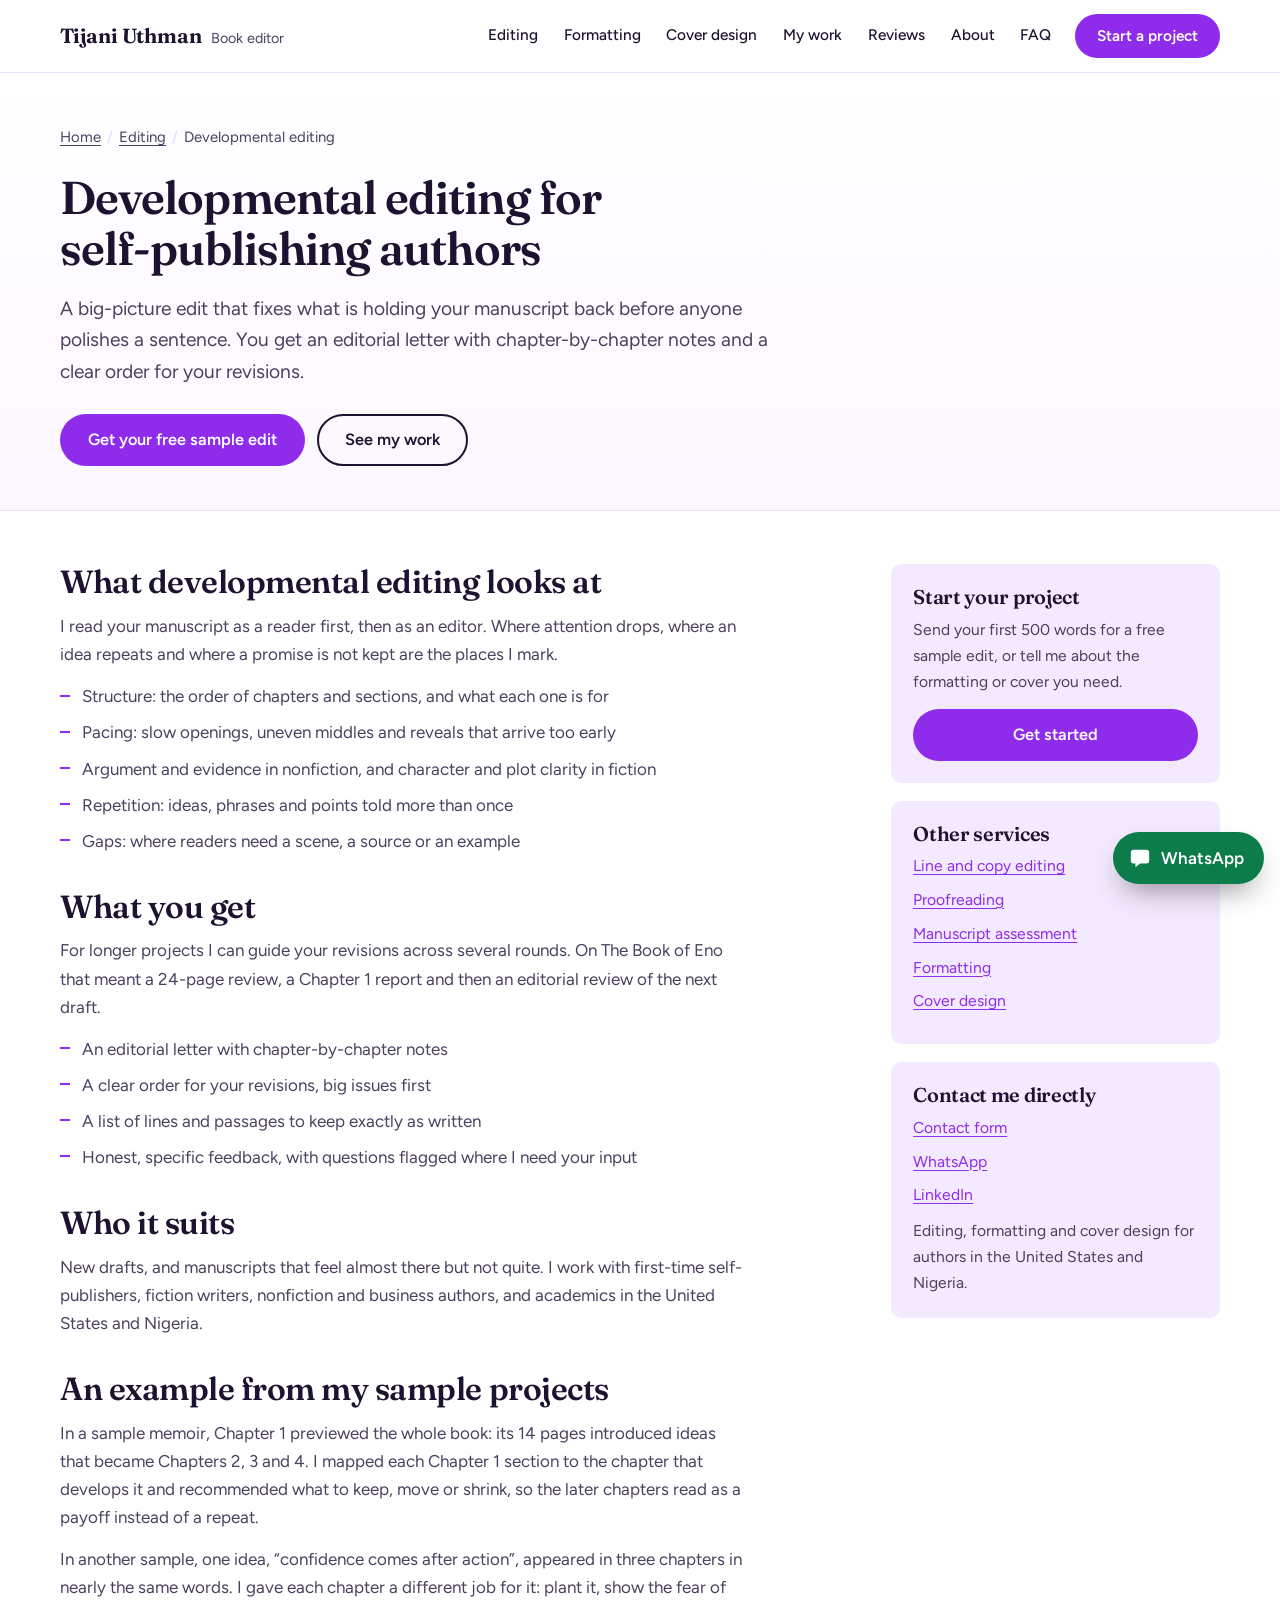
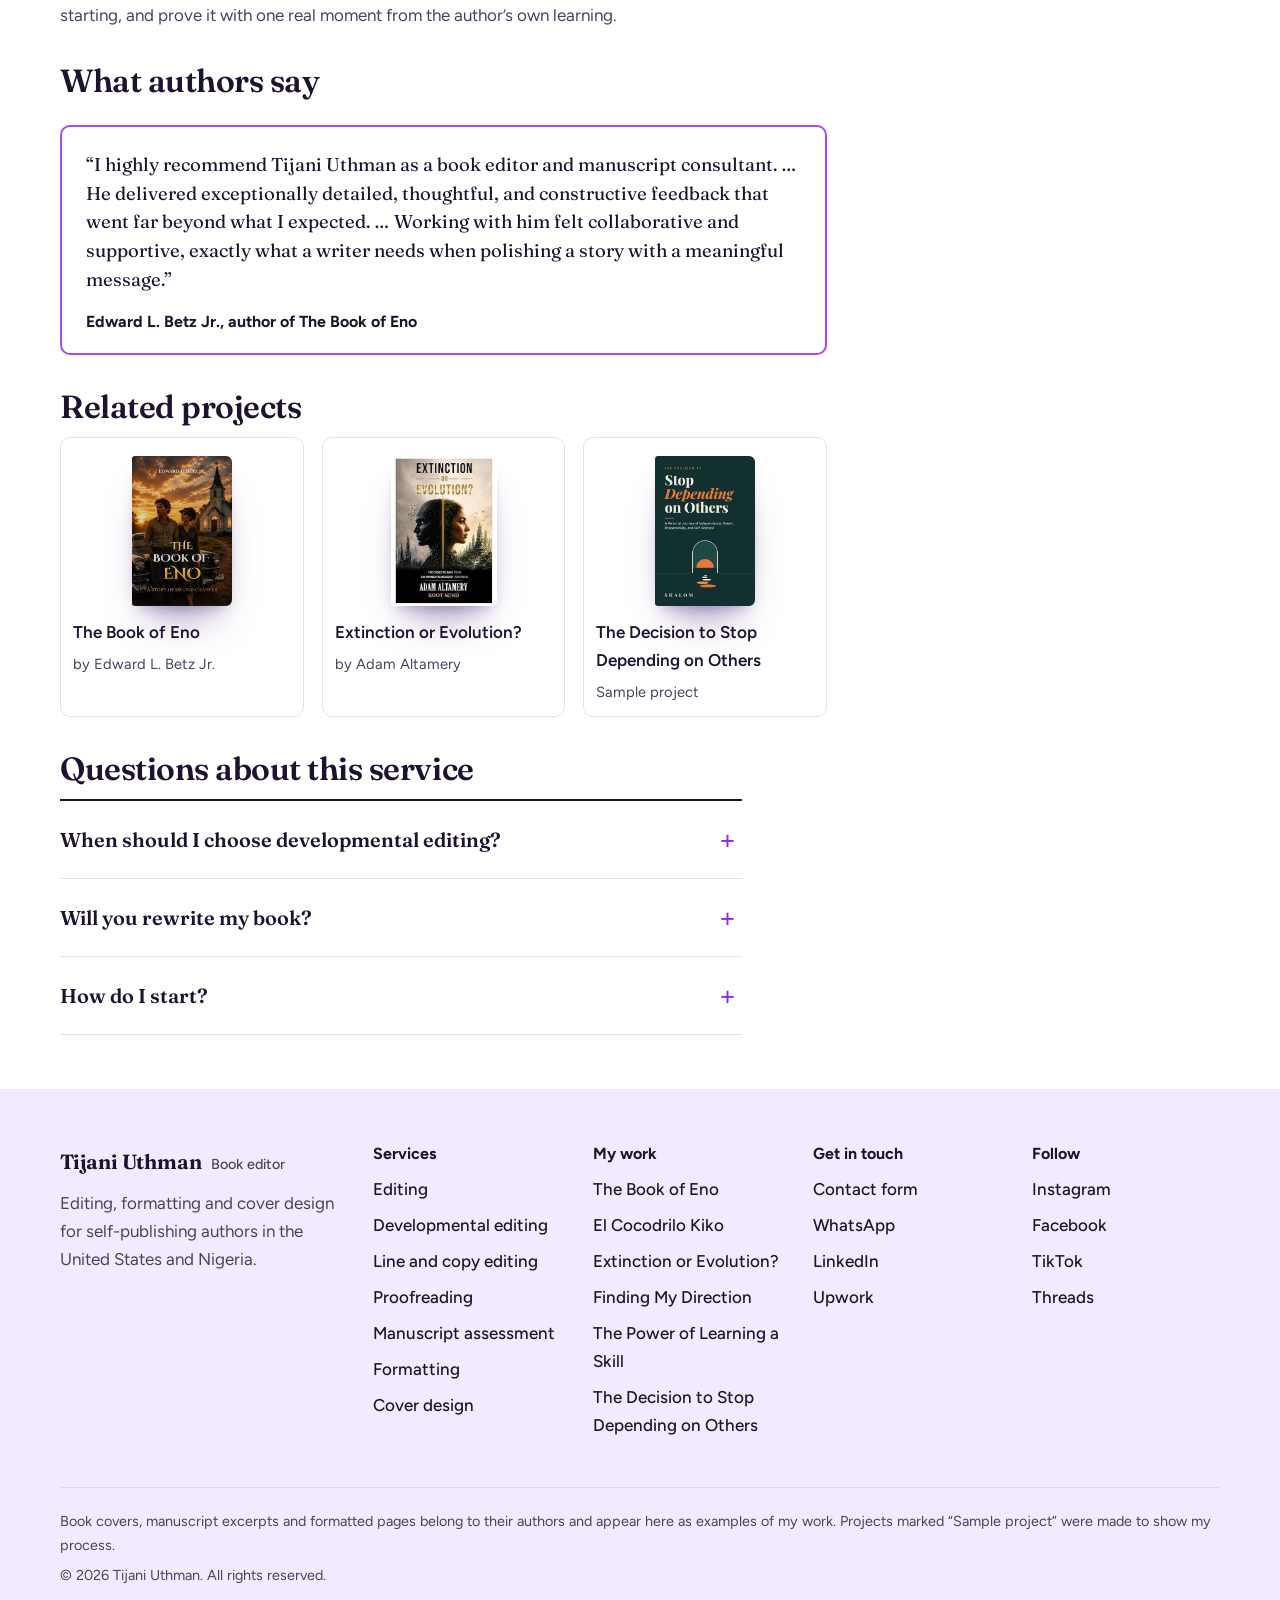
<file: developmentalediting.html>
<!doctype html>
<html lang="en">
<head>
<meta charset="utf-8">
<meta name="viewport" content="width=device-width, initial-scale=1">
<title>Developmental editing for self-publishing authors | Tijani Uthman</title>
<meta name="description" content="Developmental editing for fiction and nonfiction: structure, pacing, repetition and argument, with chapter-by-chapter notes. Free 500-word sample edit. Serving authors in the US and Nigeria.">
<meta name="robots" content="index, follow, max-image-preview:large">
<link rel="canonical" href="https://YOUR-DOMAIN.com/developmentalediting.html">
<meta name="theme-color" content="#A947FC">
<meta property="og:type" content="website">
<meta property="og:site_name" content="Tijani Uthman, Book Editor">
<meta property="og:locale" content="en_US">
<meta property="og:title" content="Developmental editing for self-publishing authors | Tijani Uthman">
<meta property="og:description" content="Developmental editing for fiction and nonfiction: structure, pacing, repetition and argument, with chapter-by-chapter notes. Free 500-word sample edit. Serving authors in the US and Nigeria.">
<meta property="og:url" content="https://YOUR-DOMAIN.com/developmentalediting.html">
<meta property="og:image" content="https://YOUR-DOMAIN.com/og-image.jpg">
<meta name="twitter:card" content="summary_large_image">
<meta name="twitter:title" content="Developmental editing for self-publishing authors | Tijani Uthman">
<meta name="twitter:description" content="Developmental editing for fiction and nonfiction: structure, pacing, repetition and argument, with chapter-by-chapter notes. Free 500-word sample edit. Serving authors in the US and Nigeria.">
<meta name="twitter:image" content="https://YOUR-DOMAIN.com/og-image.jpg">
<link rel="icon" href="data:image/svg+xml,%3Csvg xmlns='http://www.w3.org/2000/svg' viewBox='0 0 64 64'%3E%3Crect width='64' height='64' rx='14' fill='%23A947FC'/%3E%3Cpath d='M18 20h28v7h-10.5v21h-7V27H18z' fill='%23fff'/%3E%3C/svg%3E">
<link rel="preconnect" href="https://fonts.googleapis.com">
<link rel="preconnect" href="https://fonts.gstatic.com" crossorigin>
<link href="https://fonts.googleapis.com/css2?family=Figtree:wght@400;500;600;700&family=Fraunces:ital,opsz,wght@0,9..144,400..700;1,9..144,400..600&display=swap" rel="stylesheet">
<link rel="stylesheet" href="site.css">
<script type="application/ld+json">
{
  "@context": "https://schema.org",
  "@graph": [
    {
      "@type": "BreadcrumbList",
      "itemListElement": [
        {
          "@type": "ListItem",
          "position": 1,
          "name": "Home",
          "item": "https://YOUR-DOMAIN.com/"
        },
        {
          "@type": "ListItem",
          "position": 2,
          "name": "Editing",
          "item": "https://YOUR-DOMAIN.com/editing.html"
        },
        {
          "@type": "ListItem",
          "position": 3,
          "name": "Developmental editing"
        }
      ]
    },
    {
      "@type": "Service",
      "@id": "https://YOUR-DOMAIN.com/developmentalediting.html#service",
      "name": "Developmental editing",
      "description": "Developmental editing for fiction and nonfiction: structure, pacing, repetition and argument, with chapter-by-chapter notes. Free 500-word sample edit. Serving authors in the US and Nigeria.",
      "url": "https://YOUR-DOMAIN.com/developmentalediting.html",
      "provider": {
        "@id": "https://YOUR-DOMAIN.com/#business"
      },
      "areaServed": [
        {
          "@type": "Country",
          "name": "United States"
        },
        {
          "@type": "Country",
          "name": "Nigeria"
        }
      ],
      "serviceType": "Developmental editing"
    },
    {
      "@type": "FAQPage",
      "mainEntity": [
        {
          "@type": "Question",
          "name": "When should I choose developmental editing?",
          "acceptedAnswer": {
            "@type": "Answer",
            "text": "Choose it when your draft is new, or when something feels off but you cannot say what: pacing, repetition or structure. Fixing these first means you do not pay to polish sentences that later get cut."
          }
        },
        {
          "@type": "Question",
          "name": "Will you rewrite my book?",
          "acceptedAnswer": {
            "@type": "Answer",
            "text": "No. I tighten and clarify; I don’t rewrite you. You make the revisions, and I tell you which lines carry your voice and should stay."
          }
        },
        {
          "@type": "Question",
          "name": "How do I start?",
          "acceptedAnswer": {
            "@type": "Answer",
            "text": "Send your first 500 words for a free sample edit. After that I recommend the right level of editing and quote based on your word count, genre, formats and launch date."
          }
        }
      ]
    }
  ]
}
</script>
</head>
<body>
<a class="skip" href="#main">Skip to content</a>
<header class="site-header">
  <div class="wrap nav">
    <a class="brand" href="index.html" aria-label="Tijani Uthman, book editor. Home">
      <span class="brand-name">Tijani Uthman</span>
      <span class="brand-role">Book editor</span>
    </a>
    <button class="menu-btn" id="menuBtn" aria-expanded="false" aria-controls="navLinks">Menu</button>
    <nav class="nav-links" id="navLinks" aria-label="Main">
      <a href="editing.html">Editing</a>
      <a href="formatting.html">Formatting</a>
      <a href="cover-design.html">Cover design</a>
      <a href="index.html#work">My work</a>
      <a href="index.html#reviews">Reviews</a>
      <a href="index.html#about">About</a>
      <a href="index.html#faq">FAQ</a>
      <a class="btn btn-primary" href="index.html#free-sample">Start a project</a>
    </nav>
  </div>
</header>
<main id="main">
<section class="page-hero">
  <div class="wrap">
    <nav class="crumbs" aria-label="Breadcrumb"><ol><li><a href="index.html">Home</a></li><li><a href="editing.html">Editing</a></li><li aria-current="page">Developmental editing</li></ol></nav>
    <h1 class="h-lg">Developmental editing for self-publishing authors</h1>
    <p class="lead">A big-picture edit that fixes what is holding your manuscript back before anyone polishes a sentence. You get an editorial letter with chapter-by-chapter notes and a clear order for your revisions.</p>
    <div class="cta-row"><a class="btn btn-primary" href="index.html#free-sample">Get your free sample edit</a><a class="btn btn-ghost" href="index.html#work">See my work</a></div>
  </div>
</section>
<div class="wrap page-body">
  <article class="prose">
    <h2>What developmental editing looks at</h2><p>I read your manuscript as a reader first, then as an editor. Where attention drops, where an idea repeats and where a promise is not kept are the places I mark.</p><ul class="list"><li>Structure: the order of chapters and sections, and what each one is for</li><li>Pacing: slow openings, uneven middles and reveals that arrive too early</li><li>Argument and evidence in nonfiction, and character and plot clarity in fiction</li><li>Repetition: ideas, phrases and points told more than once</li><li>Gaps: where readers need a scene, a source or an example</li></ul>
    <h2>What you get</h2><p>For longer projects I can guide your revisions across several rounds. On The Book of Eno that meant a 24-page review, a Chapter 1 report and then an editorial review of the next draft.</p><ul class="list"><li>An editorial letter with chapter-by-chapter notes</li><li>A clear order for your revisions, big issues first</li><li>A list of lines and passages to keep exactly as written</li><li>Honest, specific feedback, with questions flagged where I need your input</li></ul>
    <h2>Who it suits</h2><p>New drafts, and manuscripts that feel almost there but not quite. I work with first-time self-publishers, fiction writers, nonfiction and business authors, and academics in the United States and Nigeria.</p>
    <h2>An example from my sample projects</h2><p>In a sample memoir, Chapter 1 previewed the whole book: its 14 pages introduced ideas that became Chapters 2, 3 and 4. I mapped each Chapter 1 section to the chapter that develops it and recommended what to keep, move or shrink, so the later chapters read as a payoff instead of a repeat.</p><p>In another sample, one idea, “confidence comes after action”, appeared in three chapters in nearly the same words. I gave each chapter a different job for it: plant it, show the fear of starting, and prove it with one real moment from the author’s own learning.</p>
    <h2>What authors say</h2><figure class="quote feature"><blockquote>“I highly recommend Tijani Uthman as a book editor and manuscript consultant. … He delivered exceptionally detailed, thoughtful, and constructive feedback that went far beyond what I expected. … Working with him felt collaborative and supportive, exactly what a writer needs when polishing a story with a meaningful message.”</blockquote><footer><b>Edward L. Betz Jr., author of The Book of Eno</b></footer></figure>
    <h2>Related projects</h2>
    <div class="related"><a href="bookofeno.html"><img src="book-of-eno.jpg" alt="" loading="lazy">The Book of Eno<span>by Edward L. Betz Jr.</span></a><a href="extinctionorevolution.html"><img src="extinction-or-evolution.jpg" alt="" loading="lazy">Extinction or Evolution?<span>by Adam Altamery</span></a><a href="decision-to-stop-depending-on-others.html"><img src="stop-depending-on-others.jpg" alt="" loading="lazy">The Decision to Stop Depending on Others<span>Sample project</span></a></div>
    <h2>Questions about this service</h2>
    <div class="faq faq-mini">
      <details><summary>When should I choose developmental editing?</summary><div class="ans">Choose it when your draft is new, or when something feels off but you cannot say what: pacing, repetition or structure. Fixing these first means you do not pay to polish sentences that later get cut.</div></details>
      <details><summary>Will you rewrite my book?</summary><div class="ans">No. I tighten and clarify; I don’t rewrite you. You make the revisions, and I tell you which lines carry your voice and should stay.</div></details>
      <details><summary>How do I start?</summary><div class="ans">Send your first 500 words for a free sample edit. After that I recommend the right level of editing and quote based on your word count, genre, formats and launch date.</div></details>
    </div>
  </article>
  <aside class="side">
        <div class="side-card">
          <h2>Start your project</h2>
          <p>Send your first 500 words for a free sample edit, or tell me about the formatting or cover you need.</p>
          <a class="btn btn-primary" href="index.html#free-sample">Get started</a>
        </div>
        <div class="side-card"><h2>Other services</h2><ul><li><a href="lineandcopyediting.html">Line and copy editing</a></li><li><a href="proofreading.html">Proofreading</a></li><li><a href="manuscript.html">Manuscript assessment</a></li><li><a href="formatting.html">Formatting</a></li><li><a href="cover-design.html">Cover design</a></li></ul></div>
        <div class="side-card">
          <h2>Contact me directly</h2>
          <ul><li><a href="index.html#free-sample">Contact form</a></li><li><a href="https://wa.me/2348136720953" target="_blank" rel="noopener">WhatsApp</a></li><li><a href="https://www.linkedin.com/in/tijani-uthman/" target="_blank" rel="noopener">LinkedIn</a></li></ul>
          <p style="margin:10px 0 0">Editing, formatting and cover design for authors in the United States and Nigeria.</p>
        </div>
      </aside>
</div>
</main>
<footer class="footer">
  <div class="wrap">
    <div class="foot-grid">
      <div class="foot-brand">
        <a class="brand" href="index.html"><span class="brand-name">Tijani Uthman</span><span class="brand-role">Book editor</span></a>
        <p>Editing, formatting and cover design for self-publishing authors in the United States and Nigeria.</p>
      </div>
      <div>
        <h2>Services</h2>
        <ul>
          <li><a href="editing.html">Editing</a></li>
          <li><a href="developmentalediting.html">Developmental editing</a></li>
          <li><a href="lineandcopyediting.html">Line and copy editing</a></li>
          <li><a href="proofreading.html">Proofreading</a></li>
          <li><a href="manuscript.html">Manuscript assessment</a></li>
          <li><a href="formatting.html">Formatting</a></li>
          <li><a href="cover-design.html">Cover design</a></li>
        </ul>
      </div>
      <div>
        <h2>My work</h2>
        <ul>
          <li><a href="bookofeno.html">The Book of Eno</a></li>
          <li><a href="elcocodrilokiko.html">El Cocodrilo Kiko</a></li>
          <li><a href="extinctionorevolution.html">Extinction or Evolution?</a></li>
          <li><a href="findingmydirection.html">Finding My Direction</a></li>
          <li><a href="power.html">The Power of Learning a Skill</a></li>
          <li><a href="decision-to-stop-depending-on-others.html">The Decision to Stop Depending on Others</a></li>
        </ul>
      </div>
      <div>
        <h2>Get in touch</h2>
        <ul>
          <li><a href="index.html#free-sample">Contact form</a></li>
          <li><a href="https://wa.me/2348136720953" target="_blank" rel="noopener">WhatsApp</a></li>
          <li><a href="https://www.linkedin.com/in/tijani-uthman/" target="_blank" rel="noopener">LinkedIn</a></li>
          <li><a href="https://www.upwork.com/freelancers/~017abd9644334bde1f?mp_source=share" target="_blank" rel="noopener">Upwork</a></li>
        </ul>
      </div>
      <div>
        <h2>Follow</h2>
        <ul>
          <li><a href="https://www.instagram.com/tijaniuthmanopeyemi32/" target="_blank" rel="noopener">Instagram</a></li>
          <li><a href="https://www.facebook.com/profile.php?id=100084764225267" target="_blank" rel="noopener">Facebook</a></li>
          <li><a href="https://www.tiktok.com/@uthmantijani32" target="_blank" rel="noopener">TikTok</a></li>
          <li><a href="https://www.threads.com/@tijaniuthmanopeyemi32" target="_blank" rel="noopener">Threads</a></li>
        </ul>
      </div>
    </div>
    <div class="legal">
      <p>Book covers, manuscript excerpts and formatted pages belong to their authors and appear here as examples of my work. Projects marked “Sample project” were made to show my process.</p>
      <p>© 2026 Tijani Uthman. All rights reserved.</p>
    </div>
  </div>
</footer>
<a class="float-wa" href="https://wa.me/2348136720953?text=Hi%20Tijani%2C%20I%27d%20like%20to%20talk%20about%20my%20book." target="_blank" rel="noopener" aria-label="Chat with Tijani on WhatsApp">
  <svg viewBox="0 0 24 24" aria-hidden="true"><path d="M5 3h14a3 3 0 0 1 3 3v9a3 3 0 0 1-3 3h-7l-5 4v-4H5a3 3 0 0 1-3-3V6a3 3 0 0 1 3-3z"/></svg>
  <span>WhatsApp</span>
</a>
<script src="common.js" defer></script>
</body>
</html>
</file>
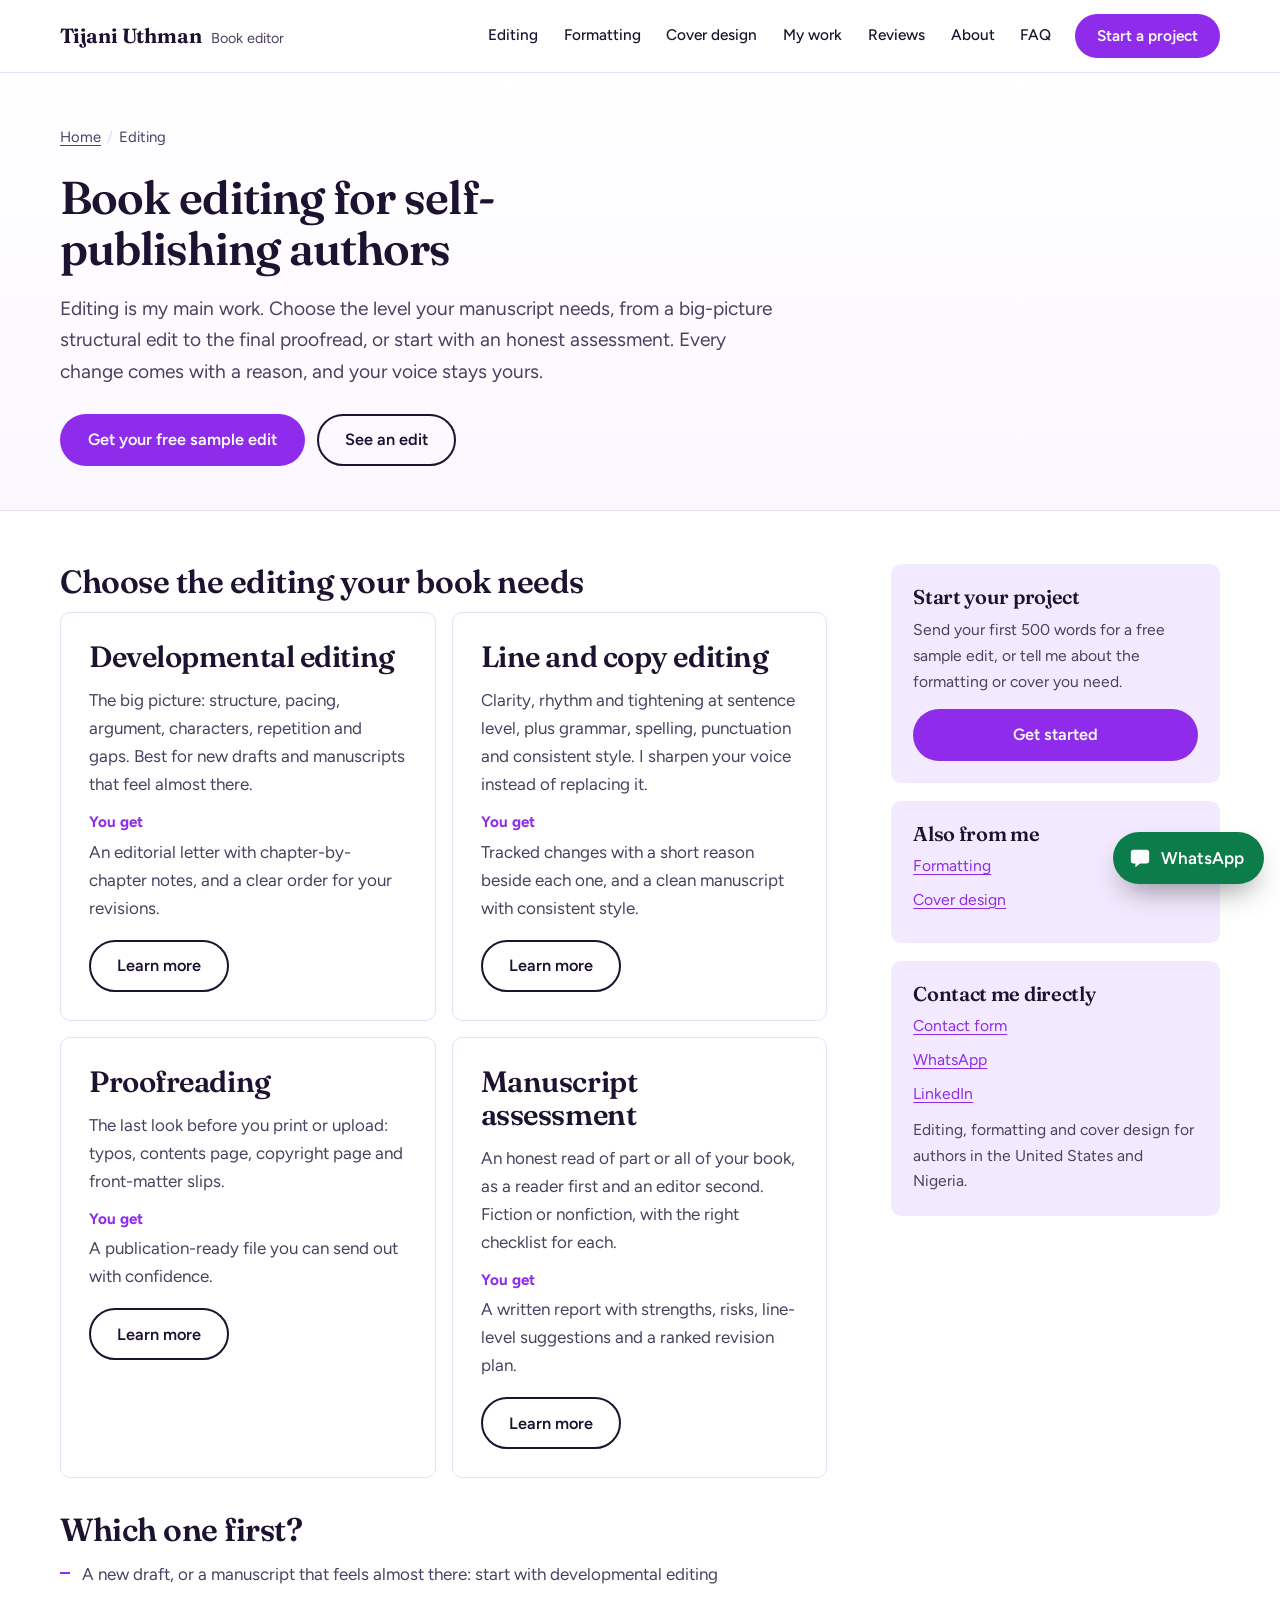
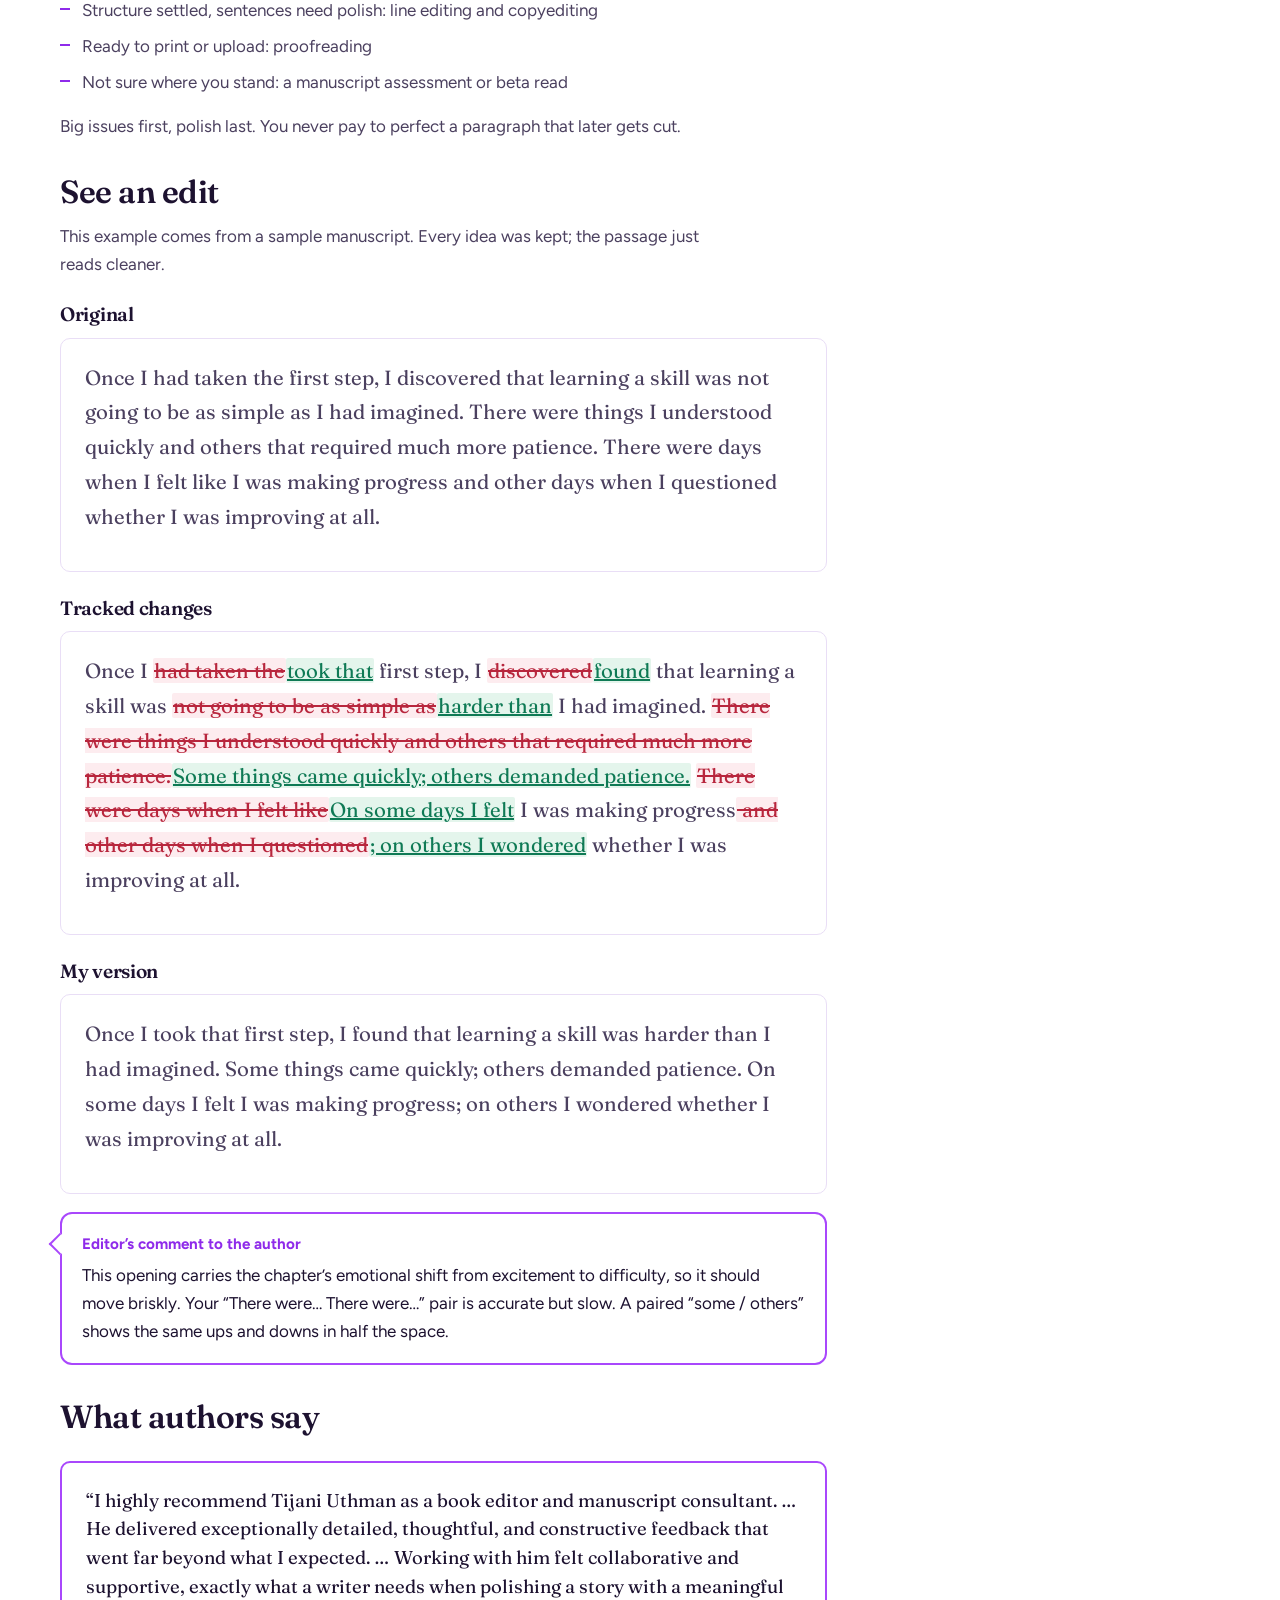
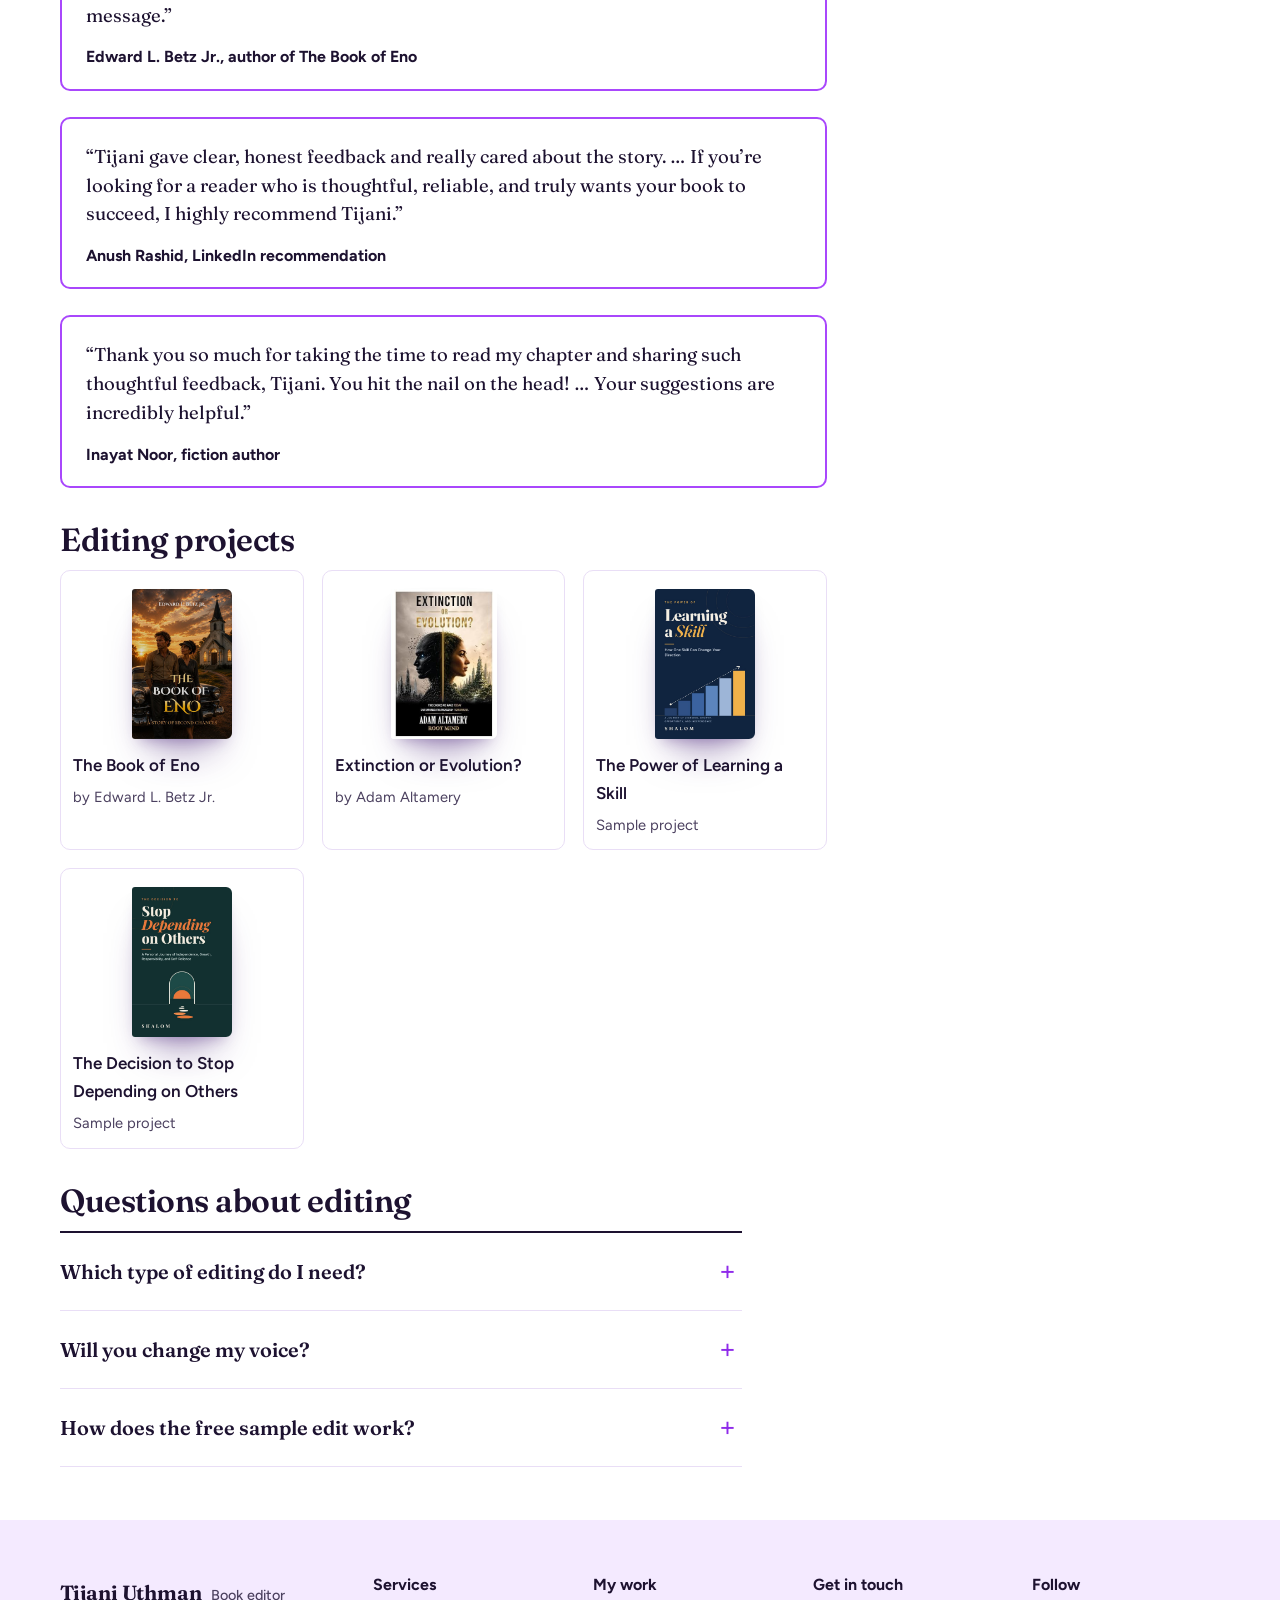
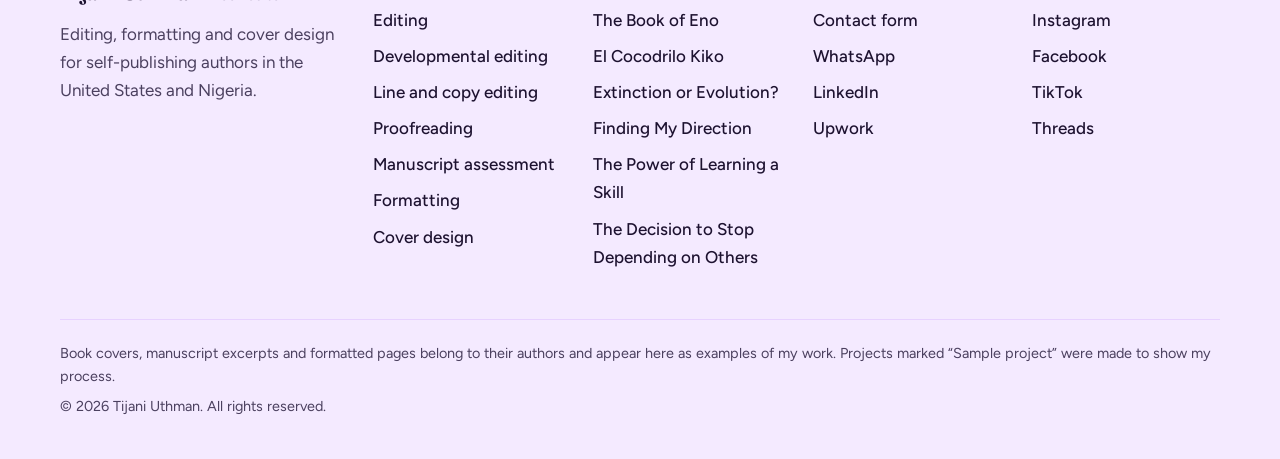
<file: editing.html>
<!doctype html>
<html lang="en">
<head>
<meta charset="utf-8">
<meta name="viewport" content="width=device-width, initial-scale=1">
<title>Book editing for self-publishing authors | Tijani Uthman</title>
<meta name="description" content="Book editing for self-publishing authors: developmental editing, line and copy editing, proofreading and manuscript assessment. Free 500-word sample edit. Serving authors in the US and Nigeria.">
<meta name="robots" content="index, follow, max-image-preview:large">
<link rel="canonical" href="https://YOUR-DOMAIN.com/editing.html">
<meta name="theme-color" content="#A947FC">
<meta property="og:type" content="website">
<meta property="og:site_name" content="Tijani Uthman, Book Editor">
<meta property="og:locale" content="en_US">
<meta property="og:title" content="Book editing for self-publishing authors | Tijani Uthman">
<meta property="og:description" content="Book editing for self-publishing authors: developmental editing, line and copy editing, proofreading and manuscript assessment. Free 500-word sample edit. Serving authors in the US and Nigeria.">
<meta property="og:url" content="https://YOUR-DOMAIN.com/editing.html">
<meta property="og:image" content="https://YOUR-DOMAIN.com/og-image.jpg">
<meta name="twitter:card" content="summary_large_image">
<meta name="twitter:title" content="Book editing for self-publishing authors | Tijani Uthman">
<meta name="twitter:description" content="Book editing for self-publishing authors: developmental editing, line and copy editing, proofreading and manuscript assessment. Free 500-word sample edit. Serving authors in the US and Nigeria.">
<meta name="twitter:image" content="https://YOUR-DOMAIN.com/og-image.jpg">
<link rel="icon" href="data:image/svg+xml,%3Csvg xmlns='http://www.w3.org/2000/svg' viewBox='0 0 64 64'%3E%3Crect width='64' height='64' rx='14' fill='%23A947FC'/%3E%3Cpath d='M18 20h28v7h-10.5v21h-7V27H18z' fill='%23fff'/%3E%3C/svg%3E">
<link rel="preconnect" href="https://fonts.googleapis.com">
<link rel="preconnect" href="https://fonts.gstatic.com" crossorigin>
<link href="https://fonts.googleapis.com/css2?family=Figtree:wght@400;500;600;700&family=Fraunces:ital,opsz,wght@0,9..144,400..700;1,9..144,400..600&display=swap" rel="stylesheet">
<link rel="stylesheet" href="site.css">
<script type="application/ld+json">
{
  "@context": "https://schema.org",
  "@graph": [
    {
      "@type": "BreadcrumbList",
      "itemListElement": [
        {
          "@type": "ListItem",
          "position": 1,
          "name": "Home",
          "item": "https://YOUR-DOMAIN.com/"
        },
        {
          "@type": "ListItem",
          "position": 2,
          "name": "Editing"
        }
      ]
    },
    {
      "@type": "Service",
      "@id": "https://YOUR-DOMAIN.com/editing.html#service",
      "name": "Book editing",
      "description": "Book editing for self-publishing authors: developmental editing, line and copy editing, proofreading and manuscript assessment. Free 500-word sample edit. Serving authors in the US and Nigeria.",
      "url": "https://YOUR-DOMAIN.com/editing.html",
      "provider": {
        "@id": "https://YOUR-DOMAIN.com/#business"
      },
      "areaServed": [
        {
          "@type": "Country",
          "name": "United States"
        },
        {
          "@type": "Country",
          "name": "Nigeria"
        }
      ],
      "serviceType": "Book editing"
    },
    {
      "@type": "FAQPage",
      "mainEntity": [
        {
          "@type": "Question",
          "name": "Which type of editing do I need?",
          "acceptedAnswer": {
            "@type": "Answer",
            "text": "If the draft is new, or feels almost there, start with developmental editing. If the structure is settled, a line edit and copyedit polish the sentences. A proofread is the last check before you print or upload. Not sure? Send your sample and I will tell you honestly."
          }
        },
        {
          "@type": "Question",
          "name": "Will you change my voice?",
          "acceptedAnswer": {
            "@type": "Answer",
            "text": "No. I tighten and clarify; I don’t rewrite you. The lines that carry your personality are left exactly as written, and I tell you which ones."
          }
        },
        {
          "@type": "Question",
          "name": "How does the free sample edit work?",
          "acceptedAnswer": {
            "@type": "Answer",
            "text": "Send the first 500 words of your manuscript by email or WhatsApp. I edit them with tracked changes and a comment explaining each change, then send them back. There is no cost and no obligation."
          }
        }
      ]
    }
  ]
}
</script>
</head>
<body>
<a class="skip" href="#main">Skip to content</a>
<header class="site-header">
  <div class="wrap nav">
    <a class="brand" href="index.html" aria-label="Tijani Uthman, book editor. Home">
      <span class="brand-name">Tijani Uthman</span>
      <span class="brand-role">Book editor</span>
    </a>
    <button class="menu-btn" id="menuBtn" aria-expanded="false" aria-controls="navLinks">Menu</button>
    <nav class="nav-links" id="navLinks" aria-label="Main">
      <a href="editing.html">Editing</a>
      <a href="formatting.html">Formatting</a>
      <a href="cover-design.html">Cover design</a>
      <a href="index.html#work">My work</a>
      <a href="index.html#reviews">Reviews</a>
      <a href="index.html#about">About</a>
      <a href="index.html#faq">FAQ</a>
      <a class="btn btn-primary" href="index.html#free-sample">Start a project</a>
    </nav>
  </div>
</header>
<main id="main">
<section class="page-hero">
  <div class="wrap">
    <nav class="crumbs" aria-label="Breadcrumb"><ol><li><a href="index.html">Home</a></li><li aria-current="page">Editing</li></ol></nav>
    <h1 class="h-lg">Book editing for self-publishing authors</h1>
    <p class="lead">Editing is my main work. Choose the level your manuscript needs, from a big-picture structural edit to the final proofread, or start with an honest assessment. Every change comes with a reason, and your voice stays yours.</p>
    <div class="cta-row"><a class="btn btn-primary" href="index.html#free-sample">Get your free sample edit</a><a class="btn btn-ghost" href="#see-an-edit">See an edit</a></div>
  </div>
</section>
<div class="wrap page-body">
  <article class="prose">
    <h2>Choose the editing your book needs</h2>
    <div class="ed-grid">
    <article class="svc-card"><h3><a href="developmentalediting.html">Developmental editing</a></h3><p class="what">The big picture: structure, pacing, argument, characters, repetition and gaps. Best for new drafts and manuscripts that feel almost there.</p><p class="get"><strong>You get</strong>An editorial letter with chapter-by-chapter notes, and a clear order for your revisions.</p><a class="btn btn-ghost" href="developmentalediting.html">Learn more</a></article>
    <article class="svc-card"><h3><a href="lineandcopyediting.html">Line and copy editing</a></h3><p class="what">Clarity, rhythm and tightening at sentence level, plus grammar, spelling, punctuation and consistent style. I sharpen your voice instead of replacing it.</p><p class="get"><strong>You get</strong>Tracked changes with a short reason beside each one, and a clean manuscript with consistent style.</p><a class="btn btn-ghost" href="lineandcopyediting.html">Learn more</a></article>
    <article class="svc-card"><h3><a href="proofreading.html">Proofreading</a></h3><p class="what">The last look before you print or upload: typos, contents page, copyright page and front-matter slips.</p><p class="get"><strong>You get</strong>A publication-ready file you can send out with confidence.</p><a class="btn btn-ghost" href="proofreading.html">Learn more</a></article>
    <article class="svc-card"><h3><a href="manuscript.html">Manuscript assessment</a></h3><p class="what">An honest read of part or all of your book, as a reader first and an editor second. Fiction or nonfiction, with the right checklist for each.</p><p class="get"><strong>You get</strong>A written report with strengths, risks, line-level suggestions and a ranked revision plan.</p><a class="btn btn-ghost" href="manuscript.html">Learn more</a></article>
    </div>
    <h2>Which one first?</h2>
    <ul class="list"><li>A new draft, or a manuscript that feels almost there: start with developmental editing</li><li>Structure settled, sentences need polish: line editing and copyediting</li><li>Ready to print or upload: proofreading</li><li>Not sure where you stand: a manuscript assessment or beta read</li></ul>
    <p>Big issues first, polish last. You never pay to perfect a paragraph that later gets cut.</p>
    <h2 id="see-an-edit">See an edit</h2>
    <p>This example comes from a sample manuscript. Every idea was kept; the passage just reads cleaner.</p>
    <div class="demo-static"><h3>Original</h3><div class="manuscript"><p>Once I had taken the first step, I discovered that learning a skill was not going to be as simple as I had imagined. There were things I understood quickly and others that required much more patience. There were days when I felt like I was making progress and other days when I questioned whether I was improving at all.</p></div><h3>Tracked changes</h3><div class="manuscript"><p>Once I <del>had taken the</del><ins>took that</ins> first step, I <del>discovered</del><ins>found</ins> that learning a skill was <del>not going to be as simple as</del><ins>harder than</ins> I had imagined. <del>There were things I understood quickly and others that required much more patience.</del><ins>Some things came quickly; others demanded patience.</ins> <del>There were days when I felt like</del><ins>On some days I felt</ins> I was making progress<del> and other days when I questioned</del><ins>; on others I wondered</ins> whether I was improving at all.</p></div><h3>My version</h3><div class="manuscript"><p>Once I took that first step, I found that learning a skill was harder than I had imagined. Some things came quickly; others demanded patience. On some days I felt I was making progress; on others I wondered whether I was improving at all.</p></div><div class="bubble" style="margin-top:18px"><b>Editor’s comment to the author</b>This opening carries the chapter’s emotional shift from excitement to difficulty, so it should move briskly. Your “There were… There were…” pair is accurate but slow. A paired “some / others” shows the same ups and downs in half the space.</div></div>
    <h2>What authors say</h2>
    <figure class="quote feature"><blockquote>“I highly recommend Tijani Uthman as a book editor and manuscript consultant. … He delivered exceptionally detailed, thoughtful, and constructive feedback that went far beyond what I expected. … Working with him felt collaborative and supportive, exactly what a writer needs when polishing a story with a meaningful message.”</blockquote><footer><b>Edward L. Betz Jr., author of The Book of Eno</b></footer></figure><figure class="quote feature"><blockquote>“Tijani gave clear, honest feedback and really cared about the story. … If you’re looking for a reader who is thoughtful, reliable, and truly wants your book to succeed, I highly recommend Tijani.”</blockquote><footer><b>Anush Rashid, LinkedIn recommendation</b></footer></figure><figure class="quote feature"><blockquote>“Thank you so much for taking the time to read my chapter and sharing such thoughtful feedback, Tijani. You hit the nail on the head! … Your suggestions are incredibly helpful.”</blockquote><footer><b>Inayat Noor, fiction author</b></footer></figure>
    <h2>Editing projects</h2>
    <div class="related"><a href="bookofeno.html"><img src="book-of-eno.jpg" alt="" loading="lazy">The Book of Eno<span>by Edward L. Betz Jr.</span></a><a href="extinctionorevolution.html"><img src="extinction-or-evolution.jpg" alt="" loading="lazy">Extinction or Evolution?<span>by Adam Altamery</span></a><a href="power.html"><img src="power-of-learning-a-skill.jpg" alt="" loading="lazy">The Power of Learning a Skill<span>Sample project</span></a><a href="decision-to-stop-depending-on-others.html"><img src="stop-depending-on-others.jpg" alt="" loading="lazy">The Decision to Stop Depending on Others<span>Sample project</span></a></div>
    <h2>Questions about editing</h2>
    <div class="faq faq-mini">
      <details><summary>Which type of editing do I need?</summary><div class="ans">If the draft is new, or feels almost there, start with developmental editing. If the structure is settled, a line edit and copyedit polish the sentences. A proofread is the last check before you print or upload. Not sure? Send your sample and I will tell you honestly.</div></details>
      <details><summary>Will you change my voice?</summary><div class="ans">No. I tighten and clarify; I don’t rewrite you. The lines that carry your personality are left exactly as written, and I tell you which ones.</div></details>
      <details><summary>How does the free sample edit work?</summary><div class="ans">Send the first 500 words of your manuscript by email or WhatsApp. I edit them with tracked changes and a comment explaining each change, then send them back. There is no cost and no obligation.</div></details>
    </div>
  </article>
  <aside class="side">
        <div class="side-card">
          <h2>Start your project</h2>
          <p>Send your first 500 words for a free sample edit, or tell me about the formatting or cover you need.</p>
          <a class="btn btn-primary" href="index.html#free-sample">Get started</a>
        </div>
        <div class="side-card"><h2>Also from me</h2><ul><li><a href="formatting.html">Formatting</a></li><li><a href="cover-design.html">Cover design</a></li></ul></div>
        <div class="side-card">
          <h2>Contact me directly</h2>
          <ul><li><a href="index.html#free-sample">Contact form</a></li><li><a href="https://wa.me/2348136720953" target="_blank" rel="noopener">WhatsApp</a></li><li><a href="https://www.linkedin.com/in/tijani-uthman/" target="_blank" rel="noopener">LinkedIn</a></li></ul>
          <p style="margin:10px 0 0">Editing, formatting and cover design for authors in the United States and Nigeria.</p>
        </div>
      </aside>
</div>
</main>
<footer class="footer">
  <div class="wrap">
    <div class="foot-grid">
      <div class="foot-brand">
        <a class="brand" href="index.html"><span class="brand-name">Tijani Uthman</span><span class="brand-role">Book editor</span></a>
        <p>Editing, formatting and cover design for self-publishing authors in the United States and Nigeria.</p>
      </div>
      <div>
        <h2>Services</h2>
        <ul>
          <li><a href="editing.html">Editing</a></li>
          <li><a href="developmentalediting.html">Developmental editing</a></li>
          <li><a href="lineandcopyediting.html">Line and copy editing</a></li>
          <li><a href="proofreading.html">Proofreading</a></li>
          <li><a href="manuscript.html">Manuscript assessment</a></li>
          <li><a href="formatting.html">Formatting</a></li>
          <li><a href="cover-design.html">Cover design</a></li>
        </ul>
      </div>
      <div>
        <h2>My work</h2>
        <ul>
          <li><a href="bookofeno.html">The Book of Eno</a></li>
          <li><a href="elcocodrilokiko.html">El Cocodrilo Kiko</a></li>
          <li><a href="extinctionorevolution.html">Extinction or Evolution?</a></li>
          <li><a href="findingmydirection.html">Finding My Direction</a></li>
          <li><a href="power.html">The Power of Learning a Skill</a></li>
          <li><a href="decision-to-stop-depending-on-others.html">The Decision to Stop Depending on Others</a></li>
        </ul>
      </div>
      <div>
        <h2>Get in touch</h2>
        <ul>
          <li><a href="index.html#free-sample">Contact form</a></li>
          <li><a href="https://wa.me/2348136720953" target="_blank" rel="noopener">WhatsApp</a></li>
          <li><a href="https://www.linkedin.com/in/tijani-uthman/" target="_blank" rel="noopener">LinkedIn</a></li>
          <li><a href="https://www.upwork.com/freelancers/~017abd9644334bde1f?mp_source=share" target="_blank" rel="noopener">Upwork</a></li>
        </ul>
      </div>
      <div>
        <h2>Follow</h2>
        <ul>
          <li><a href="https://www.instagram.com/tijaniuthmanopeyemi32/" target="_blank" rel="noopener">Instagram</a></li>
          <li><a href="https://www.facebook.com/profile.php?id=100084764225267" target="_blank" rel="noopener">Facebook</a></li>
          <li><a href="https://www.tiktok.com/@uthmantijani32" target="_blank" rel="noopener">TikTok</a></li>
          <li><a href="https://www.threads.com/@tijaniuthmanopeyemi32" target="_blank" rel="noopener">Threads</a></li>
        </ul>
      </div>
    </div>
    <div class="legal">
      <p>Book covers, manuscript excerpts and formatted pages belong to their authors and appear here as examples of my work. Projects marked “Sample project” were made to show my process.</p>
      <p>© 2026 Tijani Uthman. All rights reserved.</p>
    </div>
  </div>
</footer>
<a class="float-wa" href="https://wa.me/2348136720953?text=Hi%20Tijani%2C%20I%27d%20like%20to%20talk%20about%20my%20book." target="_blank" rel="noopener" aria-label="Chat with Tijani on WhatsApp">
  <svg viewBox="0 0 24 24" aria-hidden="true"><path d="M5 3h14a3 3 0 0 1 3 3v9a3 3 0 0 1-3 3h-7l-5 4v-4H5a3 3 0 0 1-3-3V6a3 3 0 0 1 3-3z"/></svg>
  <span>WhatsApp</span>
</a>
<script src="common.js" defer></script>
</body>
</html>
</file>
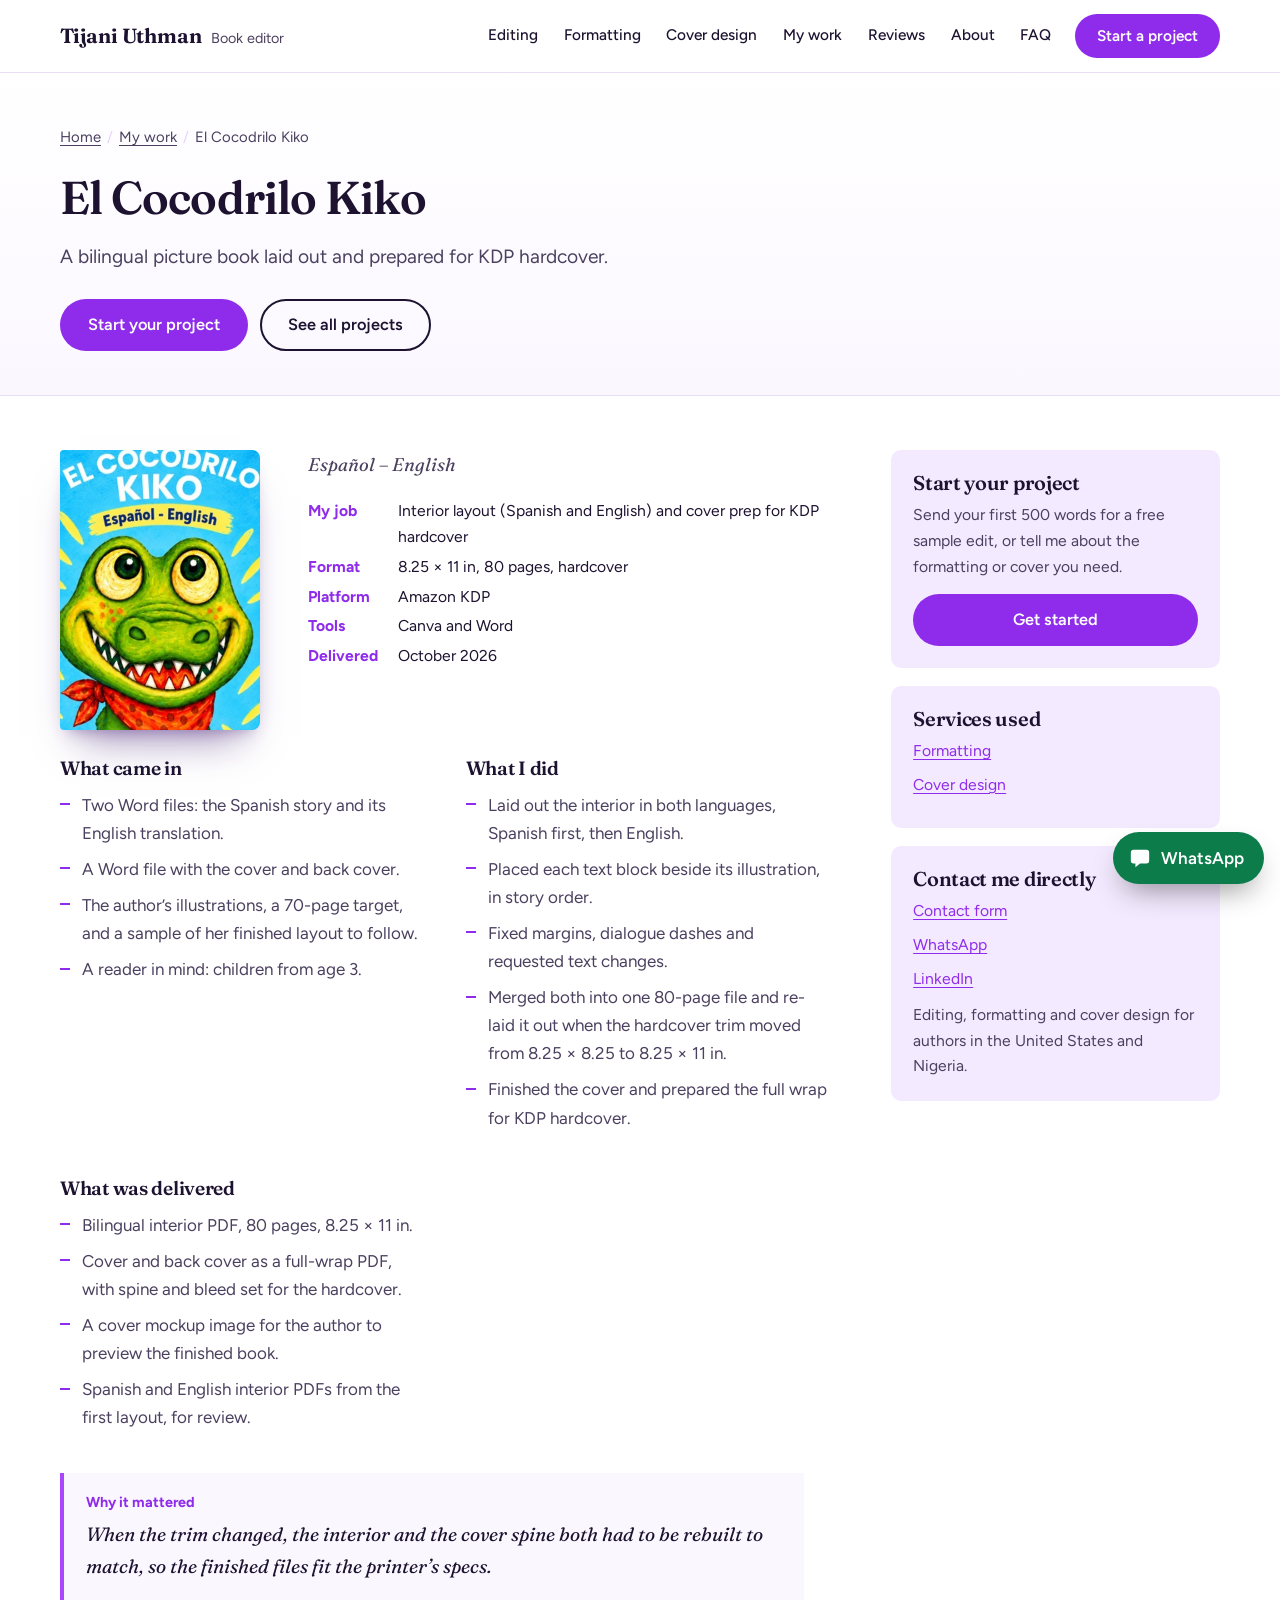
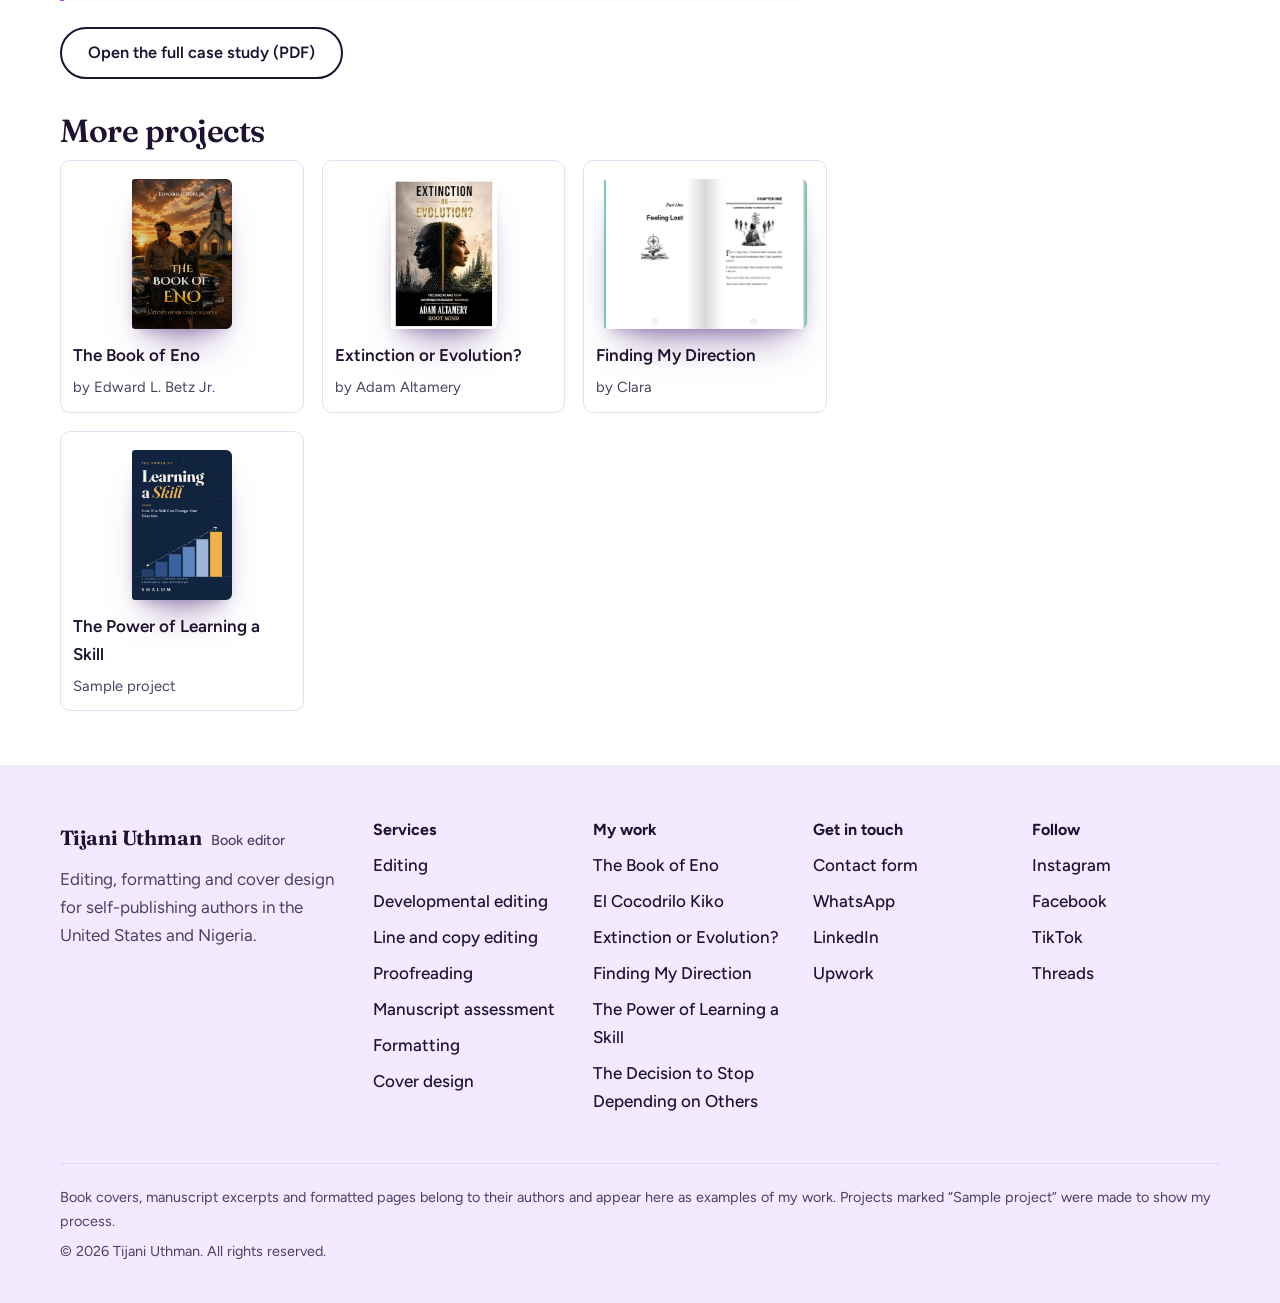
<file: elcocodrilokiko.html>
<!doctype html>
<html lang="en">
<head>
<meta charset="utf-8">
<meta name="viewport" content="width=device-width, initial-scale=1">
<title>El Cocodrilo Kiko: bilingual picture book layout case study | Tijani Uthman</title>
<meta name="description" content="Case study: Spanish and English interior layout and full-wrap cover prep for an 80-page Amazon KDP hardcover picture book.">
<meta name="robots" content="index, follow, max-image-preview:large">
<link rel="canonical" href="https://YOUR-DOMAIN.com/elcocodrilokiko.html">
<meta name="theme-color" content="#A947FC">
<meta property="og:type" content="website">
<meta property="og:site_name" content="Tijani Uthman, Book Editor">
<meta property="og:locale" content="en_US">
<meta property="og:title" content="El Cocodrilo Kiko: bilingual picture book layout case study | Tijani Uthman">
<meta property="og:description" content="Case study: Spanish and English interior layout and full-wrap cover prep for an 80-page Amazon KDP hardcover picture book.">
<meta property="og:url" content="https://YOUR-DOMAIN.com/elcocodrilokiko.html">
<meta property="og:image" content="https://YOUR-DOMAIN.com/el-cocodrilo-kiko.jpg">
<meta name="twitter:card" content="summary_large_image">
<meta name="twitter:title" content="El Cocodrilo Kiko: bilingual picture book layout case study | Tijani Uthman">
<meta name="twitter:description" content="Case study: Spanish and English interior layout and full-wrap cover prep for an 80-page Amazon KDP hardcover picture book.">
<meta name="twitter:image" content="https://YOUR-DOMAIN.com/el-cocodrilo-kiko.jpg">
<link rel="icon" href="data:image/svg+xml,%3Csvg xmlns='http://www.w3.org/2000/svg' viewBox='0 0 64 64'%3E%3Crect width='64' height='64' rx='14' fill='%23A947FC'/%3E%3Cpath d='M18 20h28v7h-10.5v21h-7V27H18z' fill='%23fff'/%3E%3C/svg%3E">
<link rel="preconnect" href="https://fonts.googleapis.com">
<link rel="preconnect" href="https://fonts.gstatic.com" crossorigin>
<link href="https://fonts.googleapis.com/css2?family=Figtree:wght@400;500;600;700&family=Fraunces:ital,opsz,wght@0,9..144,400..700;1,9..144,400..600&display=swap" rel="stylesheet">
<link rel="stylesheet" href="site.css">
<script type="application/ld+json">
{
  "@context": "https://schema.org",
  "@graph": [
    {
      "@type": "BreadcrumbList",
      "itemListElement": [
        {
          "@type": "ListItem",
          "position": 1,
          "name": "Home",
          "item": "https://YOUR-DOMAIN.com/"
        },
        {
          "@type": "ListItem",
          "position": 2,
          "name": "My work",
          "item": "https://YOUR-DOMAIN.com/index.html#work"
        },
        {
          "@type": "ListItem",
          "position": 3,
          "name": "El Cocodrilo Kiko"
        }
      ]
    },
    {
      "@type": "WebPage",
      "@id": "https://YOUR-DOMAIN.com/elcocodrilokiko.html",
      "url": "https://YOUR-DOMAIN.com/elcocodrilokiko.html",
      "name": "El Cocodrilo Kiko: bilingual picture book layout case study",
      "description": "Case study: Spanish and English interior layout and full-wrap cover prep for an 80-page Amazon KDP hardcover picture book.",
      "inLanguage": "en",
      "isPartOf": {
        "@id": "https://YOUR-DOMAIN.com/#website"
      },
      "about": {
        "@id": "https://YOUR-DOMAIN.com/#business"
      },
      "primaryImageOfPage": "https://YOUR-DOMAIN.com/el-cocodrilo-kiko.jpg"
    }
  ]
}
</script>
</head>
<body>
<a class="skip" href="#main">Skip to content</a>
<header class="site-header">
  <div class="wrap nav">
    <a class="brand" href="index.html" aria-label="Tijani Uthman, book editor. Home">
      <span class="brand-name">Tijani Uthman</span>
      <span class="brand-role">Book editor</span>
    </a>
    <button class="menu-btn" id="menuBtn" aria-expanded="false" aria-controls="navLinks">Menu</button>
    <nav class="nav-links" id="navLinks" aria-label="Main">
      <a href="editing.html">Editing</a>
      <a href="formatting.html">Formatting</a>
      <a href="cover-design.html">Cover design</a>
      <a href="index.html#work">My work</a>
      <a href="index.html#reviews">Reviews</a>
      <a href="index.html#about">About</a>
      <a href="index.html#faq">FAQ</a>
      <a class="btn btn-primary" href="index.html#free-sample">Start a project</a>
    </nav>
  </div>
</header>
<main id="main">
<section class="page-hero">
  <div class="wrap">
    <nav class="crumbs" aria-label="Breadcrumb"><ol><li><a href="index.html">Home</a></li><li><a href="index.html#work">My work</a></li><li aria-current="page">El Cocodrilo Kiko</li></ol></nav>
    <h1 class="h-lg">El Cocodrilo Kiko</h1>
    <p class="lead">A bilingual picture book laid out and prepared for KDP hardcover.</p>
    <div class="cta-row"><a class="btn btn-primary" href="index.html#free-sample">Start your project</a><a class="btn btn-ghost" href="index.html#work">See all projects</a></div>
  </div>
</section>
<div class="wrap page-body case-page">
  <article class="prose">
    <div class="case-head"><img src="el-cocodrilo-kiko.jpg" alt="Cover of El Cocodrilo Kiko" width="200"><div><p class="case-sub">Español – English</p><dl class="facts"><dt>My job</dt><dd>Interior layout (Spanish and English) and cover prep for KDP hardcover</dd><dt>Format</dt><dd>8.25 × 11 in, 80 pages, hardcover</dd><dt>Platform</dt><dd>Amazon KDP</dd><dt>Tools</dt><dd>Canva and Word</dd><dt>Delivered</dt><dd>October 2026</dd></dl></div></div><div class="case-cols"><div><h2>What came in</h2><ul class="list"><li>Two Word files: the Spanish story and its English translation.</li><li>A Word file with the cover and back cover.</li><li>The author’s illustrations, a 70-page target, and a sample of her finished layout to follow.</li><li>A reader in mind: children from age 3.</li></ul></div><div><h2>What I did</h2><ul class="list"><li>Laid out the interior in both languages, Spanish first, then English.</li><li>Placed each text block beside its illustration, in story order.</li><li>Fixed margins, dialogue dashes and requested text changes.</li><li>Merged both into one 80-page file and re-laid it out when the hardcover trim moved from 8.25 × 8.25 to 8.25 × 11 in.</li><li>Finished the cover and prepared the full wrap for KDP hardcover.</li></ul></div><div><h2>What was delivered</h2><ul class="list"><li>Bilingual interior PDF, 80 pages, 8.25 × 11 in.</li><li>Cover and back cover as a full-wrap PDF, with spine and bleed set for the hardcover.</li><li>A cover mockup image for the author to preview the finished book.</li><li>Spanish and English interior PDFs from the first layout, for review.</li></ul></div></div><div class="detail"><small>Why it mattered</small>When the trim changed, the interior and the cover spine both had to be rebuilt to match, so the finished files fit the printer’s specs.</div><p class="pdf-row"><a class="btn btn-ghost" href="el-cocodrilo-kiko-case-study.pdf" target="_blank" rel="noopener">Open the full case study (PDF)</a></p>
    <h2>More projects</h2>
    <div class="related"><a href="bookofeno.html"><img src="book-of-eno.jpg" alt="" loading="lazy">The Book of Eno<span>by Edward L. Betz Jr.</span></a><a href="extinctionorevolution.html"><img src="extinction-or-evolution.jpg" alt="" loading="lazy">Extinction or Evolution?<span>by Adam Altamery</span></a><a href="findingmydirection.html"><img src="finding-my-direction-after.jpg" alt="" loading="lazy">Finding My Direction<span>by Clara</span></a><a href="power.html"><img src="power-of-learning-a-skill.jpg" alt="" loading="lazy">The Power of Learning a Skill<span>Sample project</span></a></div>
  </article>
  <aside class="side">
        <div class="side-card">
          <h2>Start your project</h2>
          <p>Send your first 500 words for a free sample edit, or tell me about the formatting or cover you need.</p>
          <a class="btn btn-primary" href="index.html#free-sample">Get started</a>
        </div>
        <div class="side-card"><h2>Services used</h2><ul><li><a href="formatting.html">Formatting</a></li><li><a href="cover-design.html">Cover design</a></li></ul></div>
        <div class="side-card">
          <h2>Contact me directly</h2>
          <ul><li><a href="index.html#free-sample">Contact form</a></li><li><a href="https://wa.me/2348136720953" target="_blank" rel="noopener">WhatsApp</a></li><li><a href="https://www.linkedin.com/in/tijani-uthman/" target="_blank" rel="noopener">LinkedIn</a></li></ul>
          <p style="margin:10px 0 0">Editing, formatting and cover design for authors in the United States and Nigeria.</p>
        </div>
      </aside>
</div>
</main>
<footer class="footer">
  <div class="wrap">
    <div class="foot-grid">
      <div class="foot-brand">
        <a class="brand" href="index.html"><span class="brand-name">Tijani Uthman</span><span class="brand-role">Book editor</span></a>
        <p>Editing, formatting and cover design for self-publishing authors in the United States and Nigeria.</p>
      </div>
      <div>
        <h2>Services</h2>
        <ul>
          <li><a href="editing.html">Editing</a></li>
          <li><a href="developmentalediting.html">Developmental editing</a></li>
          <li><a href="lineandcopyediting.html">Line and copy editing</a></li>
          <li><a href="proofreading.html">Proofreading</a></li>
          <li><a href="manuscript.html">Manuscript assessment</a></li>
          <li><a href="formatting.html">Formatting</a></li>
          <li><a href="cover-design.html">Cover design</a></li>
        </ul>
      </div>
      <div>
        <h2>My work</h2>
        <ul>
          <li><a href="bookofeno.html">The Book of Eno</a></li>
          <li><a href="elcocodrilokiko.html">El Cocodrilo Kiko</a></li>
          <li><a href="extinctionorevolution.html">Extinction or Evolution?</a></li>
          <li><a href="findingmydirection.html">Finding My Direction</a></li>
          <li><a href="power.html">The Power of Learning a Skill</a></li>
          <li><a href="decision-to-stop-depending-on-others.html">The Decision to Stop Depending on Others</a></li>
        </ul>
      </div>
      <div>
        <h2>Get in touch</h2>
        <ul>
          <li><a href="index.html#free-sample">Contact form</a></li>
          <li><a href="https://wa.me/2348136720953" target="_blank" rel="noopener">WhatsApp</a></li>
          <li><a href="https://www.linkedin.com/in/tijani-uthman/" target="_blank" rel="noopener">LinkedIn</a></li>
          <li><a href="https://www.upwork.com/freelancers/~017abd9644334bde1f?mp_source=share" target="_blank" rel="noopener">Upwork</a></li>
        </ul>
      </div>
      <div>
        <h2>Follow</h2>
        <ul>
          <li><a href="https://www.instagram.com/tijaniuthmanopeyemi32/" target="_blank" rel="noopener">Instagram</a></li>
          <li><a href="https://www.facebook.com/profile.php?id=100084764225267" target="_blank" rel="noopener">Facebook</a></li>
          <li><a href="https://www.tiktok.com/@uthmantijani32" target="_blank" rel="noopener">TikTok</a></li>
          <li><a href="https://www.threads.com/@tijaniuthmanopeyemi32" target="_blank" rel="noopener">Threads</a></li>
        </ul>
      </div>
    </div>
    <div class="legal">
      <p>Book covers, manuscript excerpts and formatted pages belong to their authors and appear here as examples of my work. Projects marked “Sample project” were made to show my process.</p>
      <p>© 2026 Tijani Uthman. All rights reserved.</p>
    </div>
  </div>
</footer>
<a class="float-wa" href="https://wa.me/2348136720953?text=Hi%20Tijani%2C%20I%27d%20like%20to%20talk%20about%20my%20book." target="_blank" rel="noopener" aria-label="Chat with Tijani on WhatsApp">
  <svg viewBox="0 0 24 24" aria-hidden="true"><path d="M5 3h14a3 3 0 0 1 3 3v9a3 3 0 0 1-3 3h-7l-5 4v-4H5a3 3 0 0 1-3-3V6a3 3 0 0 1 3-3z"/></svg>
  <span>WhatsApp</span>
</a>
<script src="common.js" defer></script>
</body>
</html>
</file>
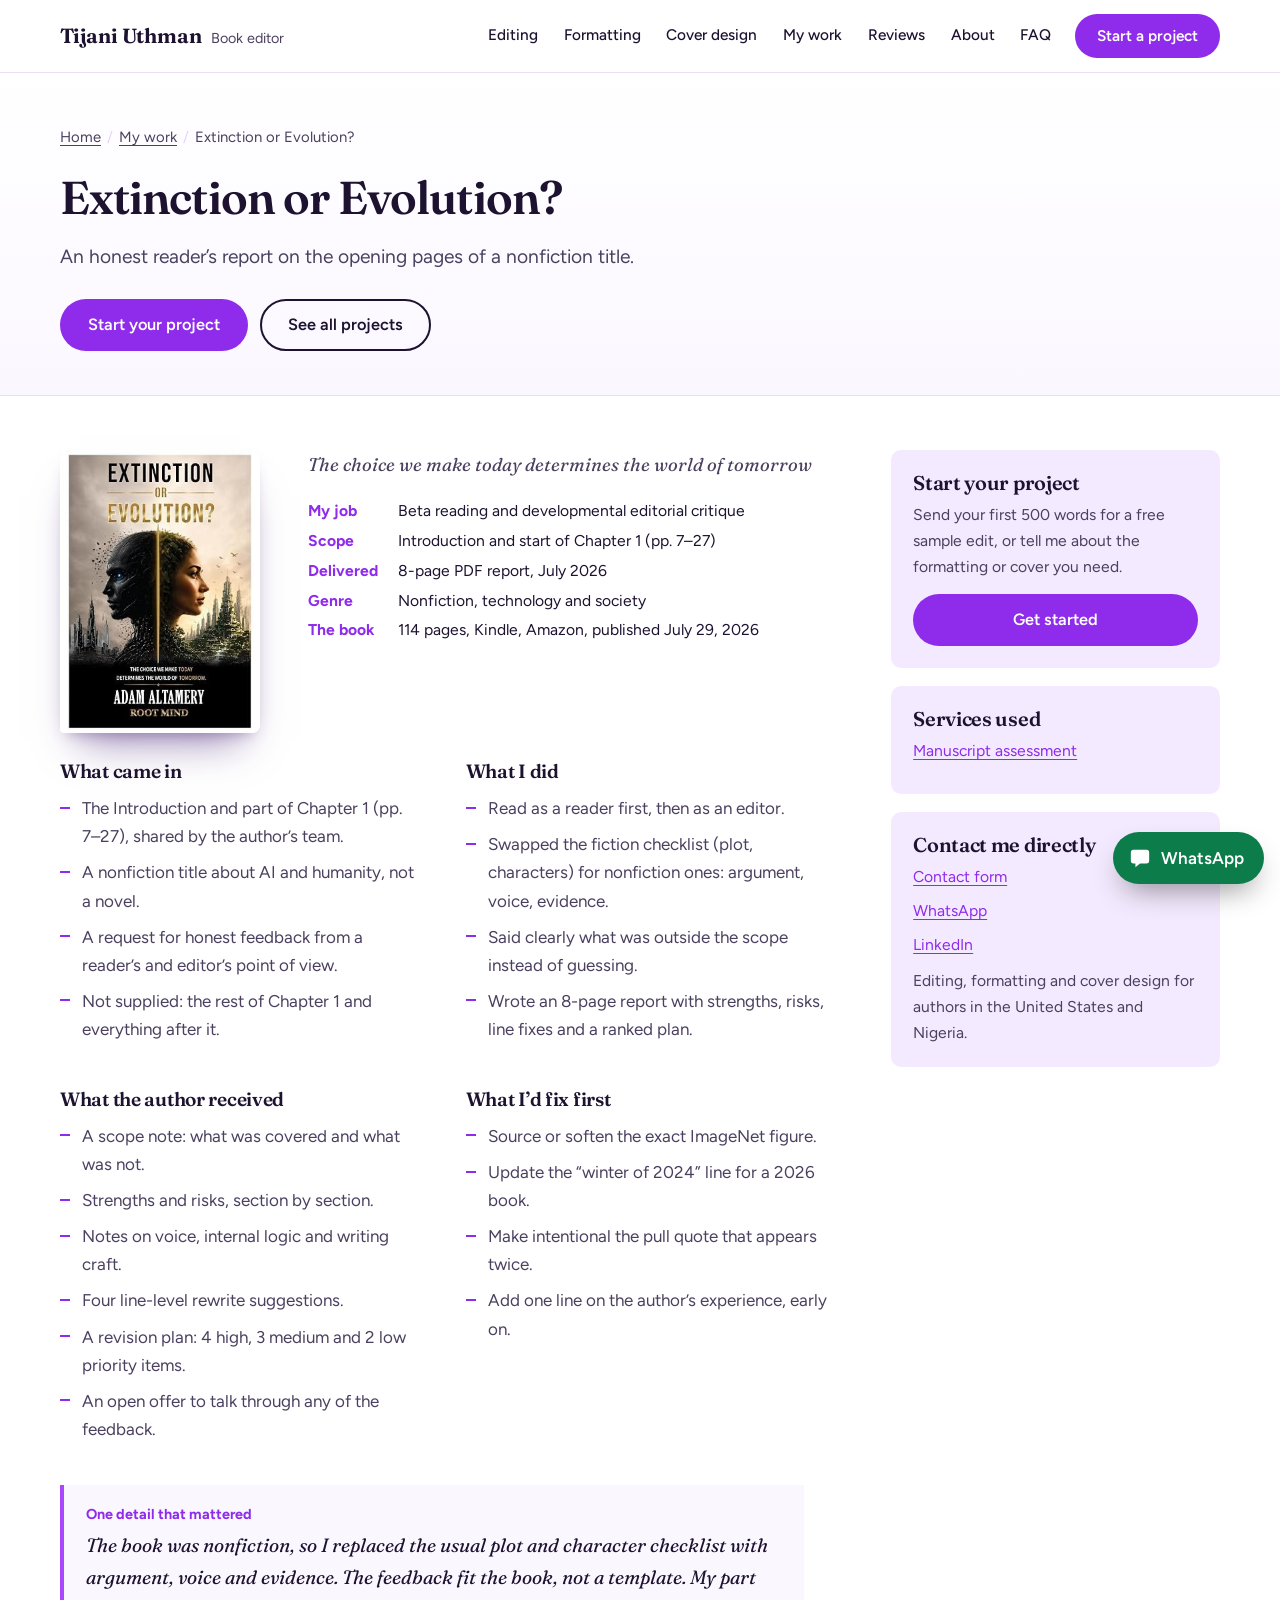
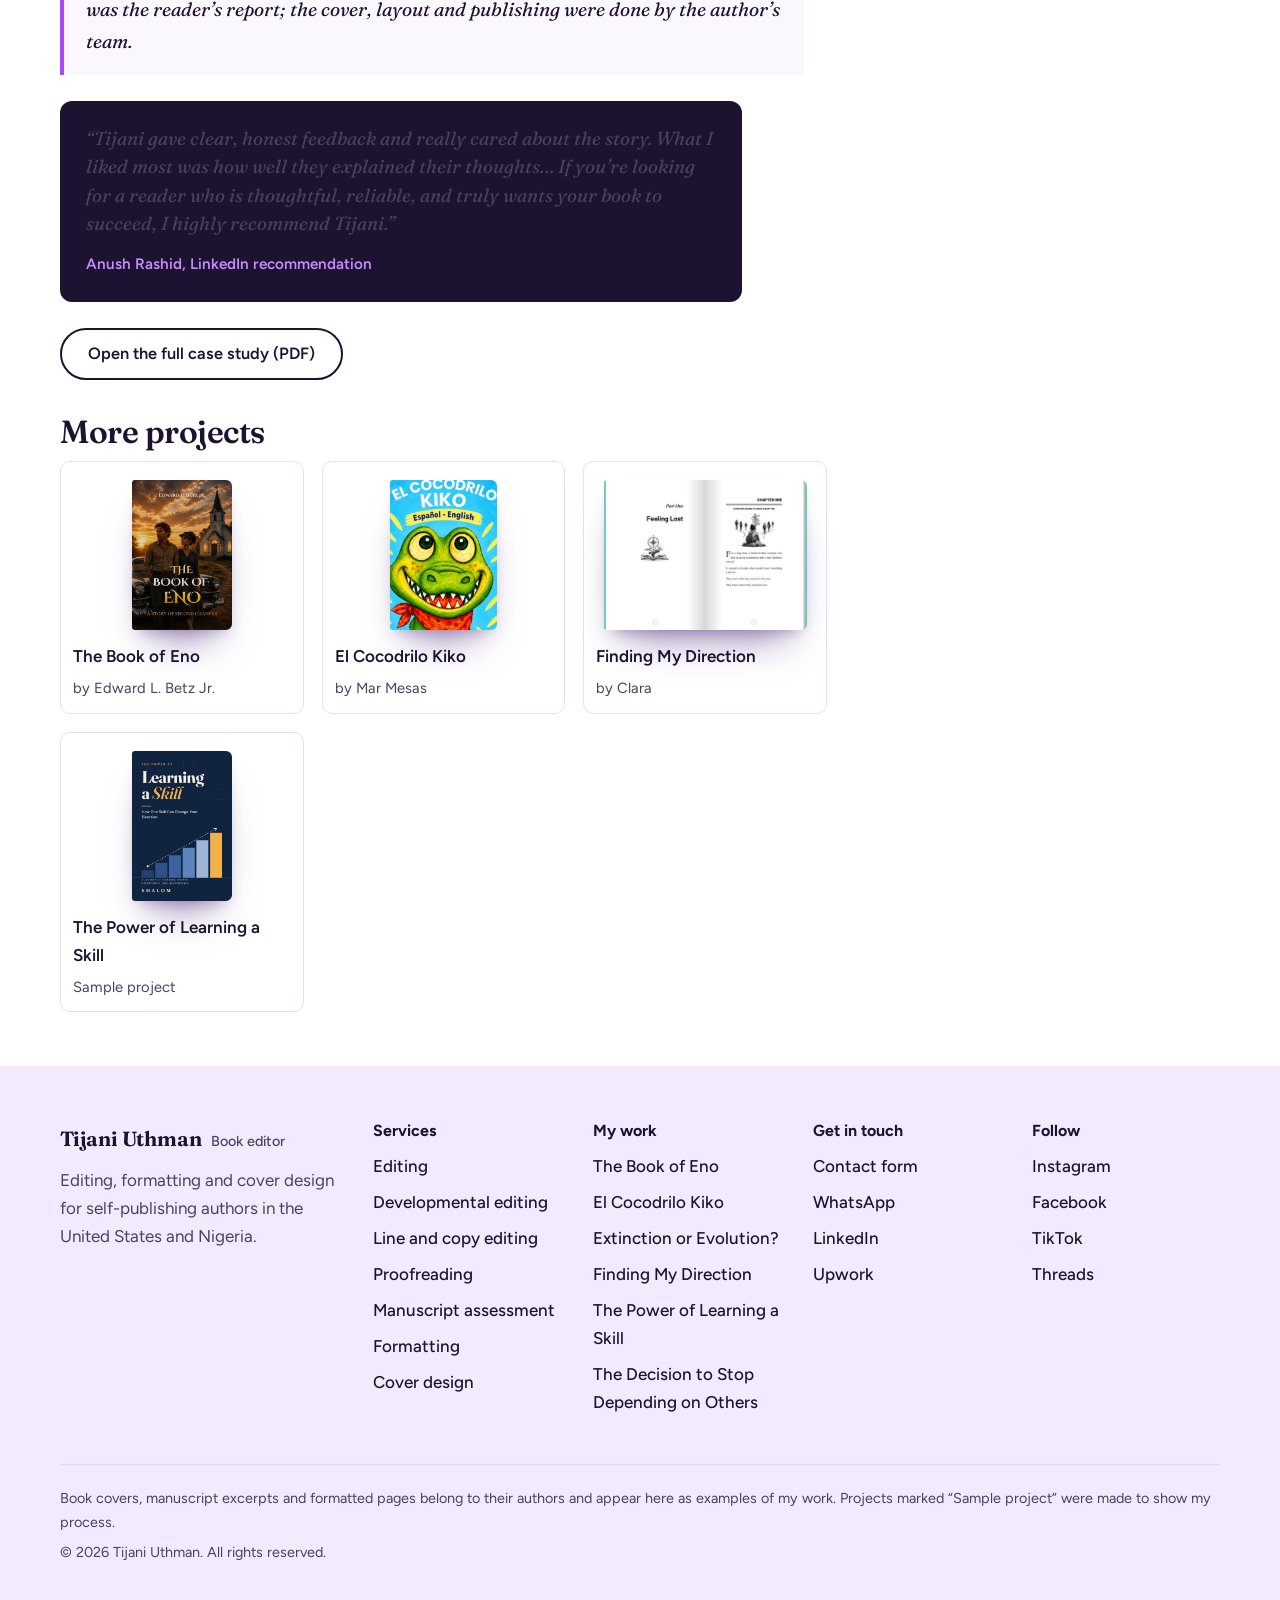
<file: extinctionorevolution.html>
<!doctype html>
<html lang="en">
<head>
<meta charset="utf-8">
<meta name="viewport" content="width=device-width, initial-scale=1">
<title>Extinction or Evolution?: beta reading case study | Tijani Uthman</title>
<meta name="description" content="Case study: an 8-page beta reading and developmental critique of a nonfiction book about AI and humanity.">
<meta name="robots" content="index, follow, max-image-preview:large">
<link rel="canonical" href="https://YOUR-DOMAIN.com/extinctionorevolution.html">
<meta name="theme-color" content="#A947FC">
<meta property="og:type" content="website">
<meta property="og:site_name" content="Tijani Uthman, Book Editor">
<meta property="og:locale" content="en_US">
<meta property="og:title" content="Extinction or Evolution?: beta reading case study | Tijani Uthman">
<meta property="og:description" content="Case study: an 8-page beta reading and developmental critique of a nonfiction book about AI and humanity.">
<meta property="og:url" content="https://YOUR-DOMAIN.com/extinctionorevolution.html">
<meta property="og:image" content="https://YOUR-DOMAIN.com/extinction-or-evolution.jpg">
<meta name="twitter:card" content="summary_large_image">
<meta name="twitter:title" content="Extinction or Evolution?: beta reading case study | Tijani Uthman">
<meta name="twitter:description" content="Case study: an 8-page beta reading and developmental critique of a nonfiction book about AI and humanity.">
<meta name="twitter:image" content="https://YOUR-DOMAIN.com/extinction-or-evolution.jpg">
<link rel="icon" href="data:image/svg+xml,%3Csvg xmlns='http://www.w3.org/2000/svg' viewBox='0 0 64 64'%3E%3Crect width='64' height='64' rx='14' fill='%23A947FC'/%3E%3Cpath d='M18 20h28v7h-10.5v21h-7V27H18z' fill='%23fff'/%3E%3C/svg%3E">
<link rel="preconnect" href="https://fonts.googleapis.com">
<link rel="preconnect" href="https://fonts.gstatic.com" crossorigin>
<link href="https://fonts.googleapis.com/css2?family=Figtree:wght@400;500;600;700&family=Fraunces:ital,opsz,wght@0,9..144,400..700;1,9..144,400..600&display=swap" rel="stylesheet">
<link rel="stylesheet" href="site.css">
<script type="application/ld+json">
{
  "@context": "https://schema.org",
  "@graph": [
    {
      "@type": "BreadcrumbList",
      "itemListElement": [
        {
          "@type": "ListItem",
          "position": 1,
          "name": "Home",
          "item": "https://YOUR-DOMAIN.com/"
        },
        {
          "@type": "ListItem",
          "position": 2,
          "name": "My work",
          "item": "https://YOUR-DOMAIN.com/index.html#work"
        },
        {
          "@type": "ListItem",
          "position": 3,
          "name": "Extinction or Evolution?"
        }
      ]
    },
    {
      "@type": "WebPage",
      "@id": "https://YOUR-DOMAIN.com/extinctionorevolution.html",
      "url": "https://YOUR-DOMAIN.com/extinctionorevolution.html",
      "name": "Extinction or Evolution?: beta reading case study",
      "description": "Case study: an 8-page beta reading and developmental critique of a nonfiction book about AI and humanity.",
      "inLanguage": "en",
      "isPartOf": {
        "@id": "https://YOUR-DOMAIN.com/#website"
      },
      "about": {
        "@id": "https://YOUR-DOMAIN.com/#business"
      },
      "primaryImageOfPage": "https://YOUR-DOMAIN.com/extinction-or-evolution.jpg"
    }
  ]
}
</script>
</head>
<body>
<a class="skip" href="#main">Skip to content</a>
<header class="site-header">
  <div class="wrap nav">
    <a class="brand" href="index.html" aria-label="Tijani Uthman, book editor. Home">
      <span class="brand-name">Tijani Uthman</span>
      <span class="brand-role">Book editor</span>
    </a>
    <button class="menu-btn" id="menuBtn" aria-expanded="false" aria-controls="navLinks">Menu</button>
    <nav class="nav-links" id="navLinks" aria-label="Main">
      <a href="editing.html">Editing</a>
      <a href="formatting.html">Formatting</a>
      <a href="cover-design.html">Cover design</a>
      <a href="index.html#work">My work</a>
      <a href="index.html#reviews">Reviews</a>
      <a href="index.html#about">About</a>
      <a href="index.html#faq">FAQ</a>
      <a class="btn btn-primary" href="index.html#free-sample">Start a project</a>
    </nav>
  </div>
</header>
<main id="main">
<section class="page-hero">
  <div class="wrap">
    <nav class="crumbs" aria-label="Breadcrumb"><ol><li><a href="index.html">Home</a></li><li><a href="index.html#work">My work</a></li><li aria-current="page">Extinction or Evolution?</li></ol></nav>
    <h1 class="h-lg">Extinction or Evolution?</h1>
    <p class="lead">An honest reader’s report on the opening pages of a nonfiction title.</p>
    <div class="cta-row"><a class="btn btn-primary" href="index.html#free-sample">Start your project</a><a class="btn btn-ghost" href="index.html#work">See all projects</a></div>
  </div>
</section>
<div class="wrap page-body case-page">
  <article class="prose">
    <div class="case-head"><img src="extinction-or-evolution.jpg" alt="Cover of Extinction or Evolution?" width="200"><div><p class="case-sub">The choice we make today determines the world of tomorrow</p><dl class="facts"><dt>My job</dt><dd>Beta reading and developmental editorial critique</dd><dt>Scope</dt><dd>Introduction and start of Chapter 1 (pp. 7–27)</dd><dt>Delivered</dt><dd>8-page PDF report, July 2026</dd><dt>Genre</dt><dd>Nonfiction, technology and society</dd><dt>The book</dt><dd>114 pages, Kindle, Amazon, published July 29, 2026</dd></dl></div></div><div class="case-cols"><div><h2>What came in</h2><ul class="list"><li>The Introduction and part of Chapter 1 (pp. 7–27), shared by the author’s team.</li><li>A nonfiction title about AI and humanity, not a novel.</li><li>A request for honest feedback from a reader’s and editor’s point of view.</li><li>Not supplied: the rest of Chapter 1 and everything after it.</li></ul></div><div><h2>What I did</h2><ul class="list"><li>Read as a reader first, then as an editor.</li><li>Swapped the fiction checklist (plot, characters) for nonfiction ones: argument, voice, evidence.</li><li>Said clearly what was outside the scope instead of guessing.</li><li>Wrote an 8-page report with strengths, risks, line fixes and a ranked plan.</li></ul></div><div><h2>What the author received</h2><ul class="list"><li>A scope note: what was covered and what was not.</li><li>Strengths and risks, section by section.</li><li>Notes on voice, internal logic and writing craft.</li><li>Four line-level rewrite suggestions.</li><li>A revision plan: 4 high, 3 medium and 2 low priority items.</li><li>An open offer to talk through any of the feedback.</li></ul></div><div><h2>What I’d fix first</h2><ul class="list"><li>Source or soften the exact ImageNet figure.</li><li>Update the “winter of 2024” line for a 2026 book.</li><li>Make intentional the pull quote that appears twice.</li><li>Add one line on the author’s experience, early on.</li></ul></div></div><div class="detail"><small>One detail that mattered</small>The book was nonfiction, so I replaced the usual plot and character checklist with argument, voice and evidence. The feedback fit the book, not a template. My part was the reader’s report; the cover, layout and publishing were done by the author’s team.</div><div class="case-quote"><p>“Tijani gave clear, honest feedback and really cared about the story. What I liked most was how well they explained their thoughts… If you’re looking for a reader who is thoughtful, reliable, and truly wants your book to succeed, I highly recommend Tijani.”</p><footer>Anush Rashid, LinkedIn recommendation</footer></div><p class="pdf-row"><a class="btn btn-ghost" href="extinction-or-evolution-beta-reading.pdf" target="_blank" rel="noopener">Open the full case study (PDF)</a></p>
    <h2>More projects</h2>
    <div class="related"><a href="bookofeno.html"><img src="book-of-eno.jpg" alt="" loading="lazy">The Book of Eno<span>by Edward L. Betz Jr.</span></a><a href="elcocodrilokiko.html"><img src="el-cocodrilo-kiko.jpg" alt="" loading="lazy">El Cocodrilo Kiko<span>by Mar Mesas</span></a><a href="findingmydirection.html"><img src="finding-my-direction-after.jpg" alt="" loading="lazy">Finding My Direction<span>by Clara</span></a><a href="power.html"><img src="power-of-learning-a-skill.jpg" alt="" loading="lazy">The Power of Learning a Skill<span>Sample project</span></a></div>
  </article>
  <aside class="side">
        <div class="side-card">
          <h2>Start your project</h2>
          <p>Send your first 500 words for a free sample edit, or tell me about the formatting or cover you need.</p>
          <a class="btn btn-primary" href="index.html#free-sample">Get started</a>
        </div>
        <div class="side-card"><h2>Services used</h2><ul><li><a href="manuscript.html">Manuscript assessment</a></li></ul></div>
        <div class="side-card">
          <h2>Contact me directly</h2>
          <ul><li><a href="index.html#free-sample">Contact form</a></li><li><a href="https://wa.me/2348136720953" target="_blank" rel="noopener">WhatsApp</a></li><li><a href="https://www.linkedin.com/in/tijani-uthman/" target="_blank" rel="noopener">LinkedIn</a></li></ul>
          <p style="margin:10px 0 0">Editing, formatting and cover design for authors in the United States and Nigeria.</p>
        </div>
      </aside>
</div>
</main>
<footer class="footer">
  <div class="wrap">
    <div class="foot-grid">
      <div class="foot-brand">
        <a class="brand" href="index.html"><span class="brand-name">Tijani Uthman</span><span class="brand-role">Book editor</span></a>
        <p>Editing, formatting and cover design for self-publishing authors in the United States and Nigeria.</p>
      </div>
      <div>
        <h2>Services</h2>
        <ul>
          <li><a href="editing.html">Editing</a></li>
          <li><a href="developmentalediting.html">Developmental editing</a></li>
          <li><a href="lineandcopyediting.html">Line and copy editing</a></li>
          <li><a href="proofreading.html">Proofreading</a></li>
          <li><a href="manuscript.html">Manuscript assessment</a></li>
          <li><a href="formatting.html">Formatting</a></li>
          <li><a href="cover-design.html">Cover design</a></li>
        </ul>
      </div>
      <div>
        <h2>My work</h2>
        <ul>
          <li><a href="bookofeno.html">The Book of Eno</a></li>
          <li><a href="elcocodrilokiko.html">El Cocodrilo Kiko</a></li>
          <li><a href="extinctionorevolution.html">Extinction or Evolution?</a></li>
          <li><a href="findingmydirection.html">Finding My Direction</a></li>
          <li><a href="power.html">The Power of Learning a Skill</a></li>
          <li><a href="decision-to-stop-depending-on-others.html">The Decision to Stop Depending on Others</a></li>
        </ul>
      </div>
      <div>
        <h2>Get in touch</h2>
        <ul>
          <li><a href="index.html#free-sample">Contact form</a></li>
          <li><a href="https://wa.me/2348136720953" target="_blank" rel="noopener">WhatsApp</a></li>
          <li><a href="https://www.linkedin.com/in/tijani-uthman/" target="_blank" rel="noopener">LinkedIn</a></li>
          <li><a href="https://www.upwork.com/freelancers/~017abd9644334bde1f?mp_source=share" target="_blank" rel="noopener">Upwork</a></li>
        </ul>
      </div>
      <div>
        <h2>Follow</h2>
        <ul>
          <li><a href="https://www.instagram.com/tijaniuthmanopeyemi32/" target="_blank" rel="noopener">Instagram</a></li>
          <li><a href="https://www.facebook.com/profile.php?id=100084764225267" target="_blank" rel="noopener">Facebook</a></li>
          <li><a href="https://www.tiktok.com/@uthmantijani32" target="_blank" rel="noopener">TikTok</a></li>
          <li><a href="https://www.threads.com/@tijaniuthmanopeyemi32" target="_blank" rel="noopener">Threads</a></li>
        </ul>
      </div>
    </div>
    <div class="legal">
      <p>Book covers, manuscript excerpts and formatted pages belong to their authors and appear here as examples of my work. Projects marked “Sample project” were made to show my process.</p>
      <p>© 2026 Tijani Uthman. All rights reserved.</p>
    </div>
  </div>
</footer>
<a class="float-wa" href="https://wa.me/2348136720953?text=Hi%20Tijani%2C%20I%27d%20like%20to%20talk%20about%20my%20book." target="_blank" rel="noopener" aria-label="Chat with Tijani on WhatsApp">
  <svg viewBox="0 0 24 24" aria-hidden="true"><path d="M5 3h14a3 3 0 0 1 3 3v9a3 3 0 0 1-3 3h-7l-5 4v-4H5a3 3 0 0 1-3-3V6a3 3 0 0 1 3-3z"/></svg>
  <span>WhatsApp</span>
</a>
<script src="common.js" defer></script>
</body>
</html>
</file>
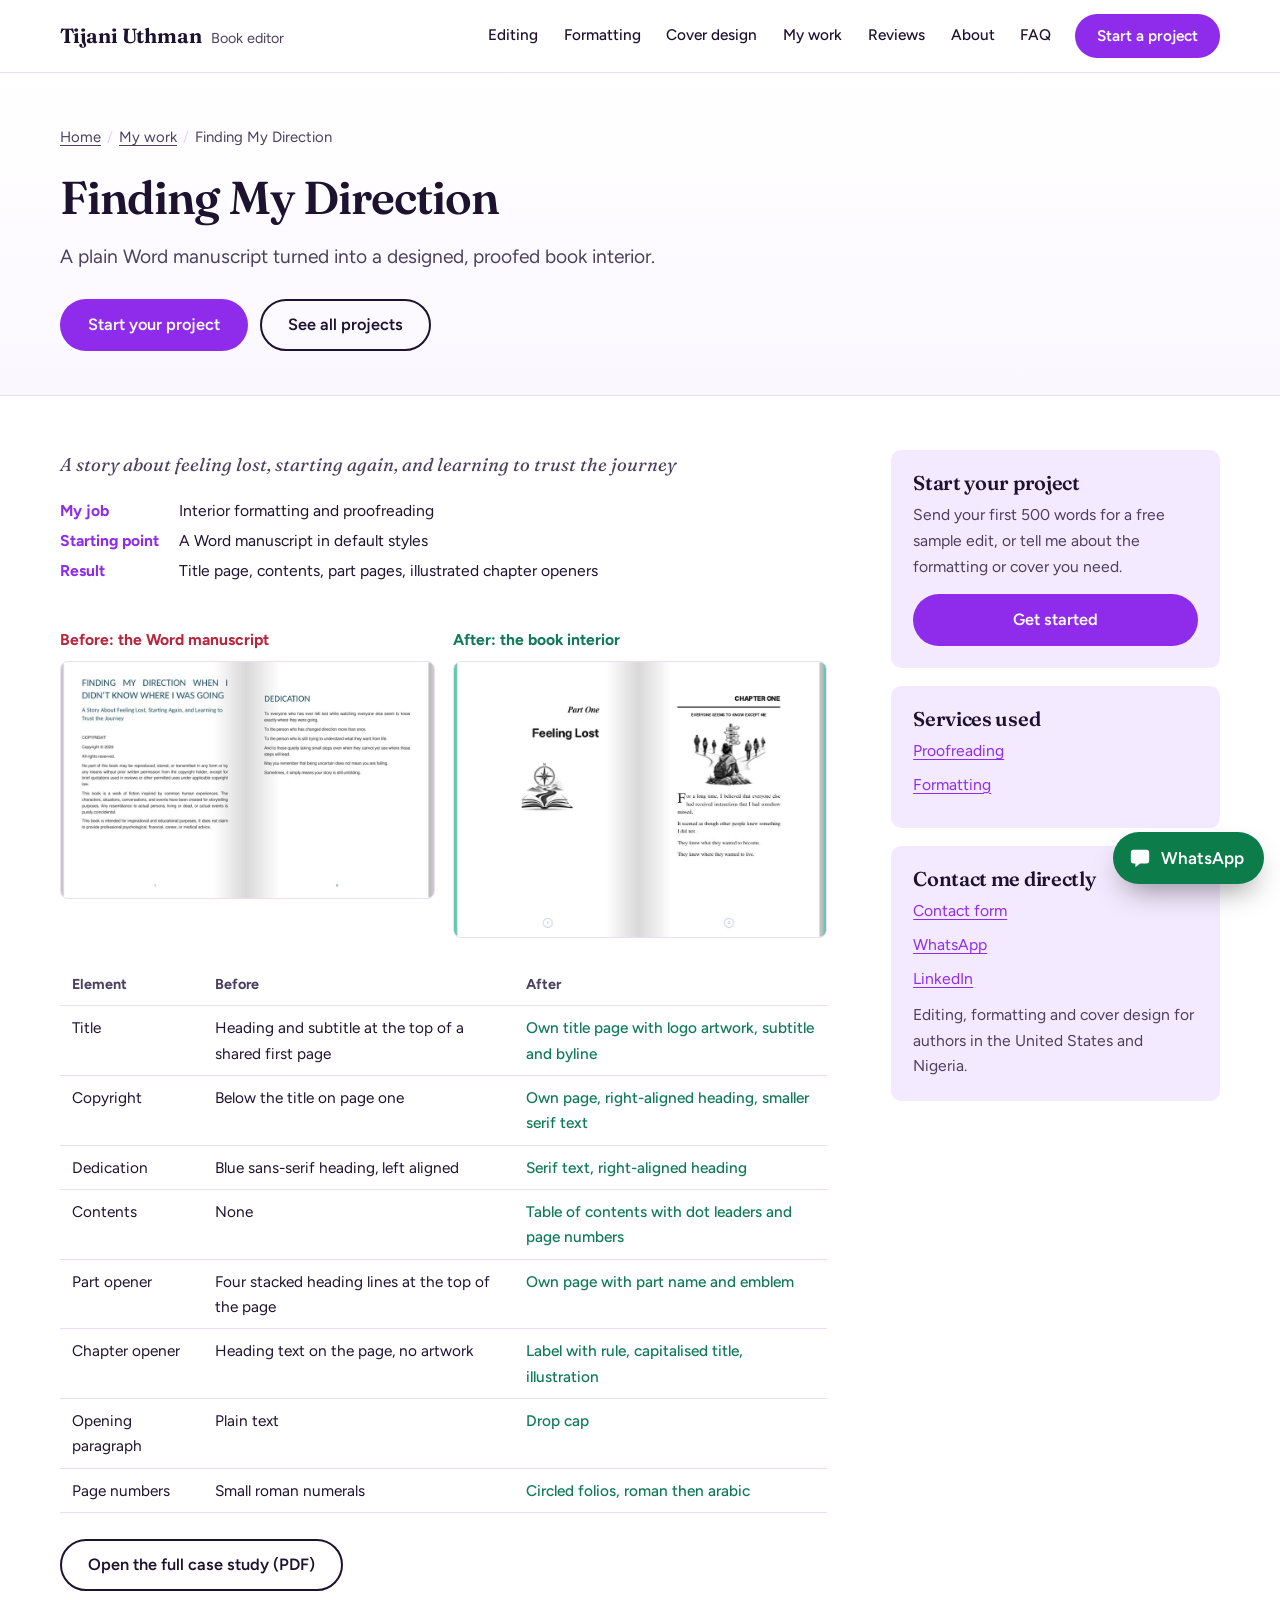
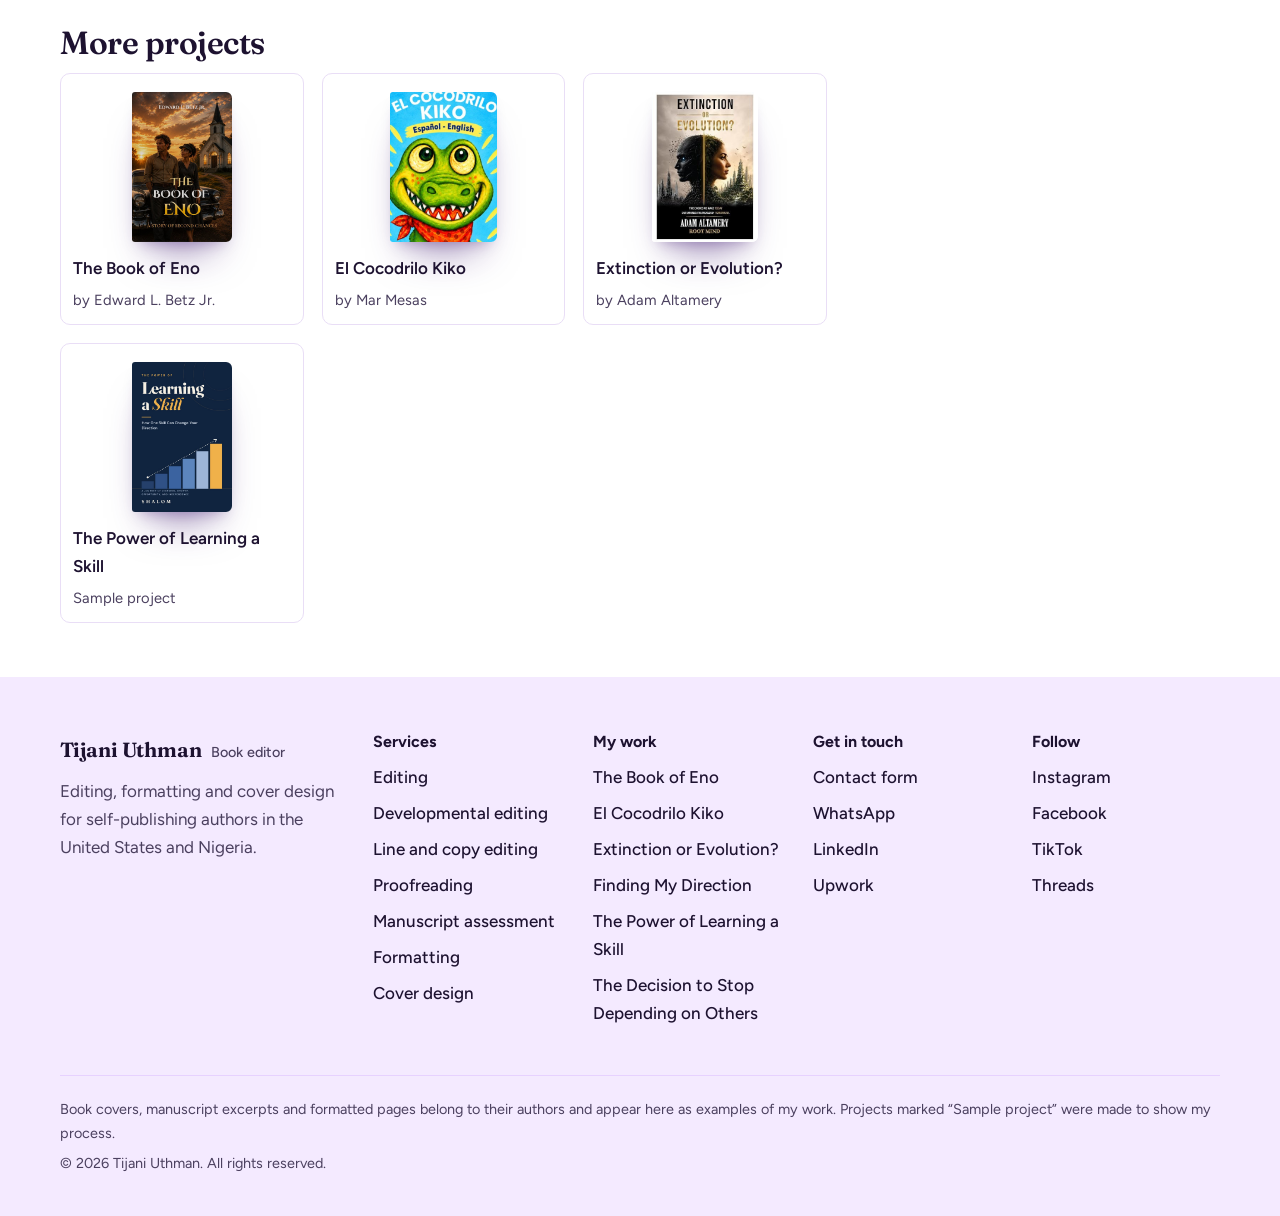
<file: findingmydirection.html>
<!doctype html>
<html lang="en">
<head>
<meta charset="utf-8">
<meta name="viewport" content="width=device-width, initial-scale=1">
<title>Finding My Direction: interior formatting before and after | Tijani Uthman</title>
<meta name="description" content="Before and after: interior formatting and proofreading of Finding My Direction, from a plain Word file to a designed book interior.">
<meta name="robots" content="index, follow, max-image-preview:large">
<link rel="canonical" href="https://YOUR-DOMAIN.com/findingmydirection.html">
<meta name="theme-color" content="#A947FC">
<meta property="og:type" content="website">
<meta property="og:site_name" content="Tijani Uthman, Book Editor">
<meta property="og:locale" content="en_US">
<meta property="og:title" content="Finding My Direction: interior formatting before and after | Tijani Uthman">
<meta property="og:description" content="Before and after: interior formatting and proofreading of Finding My Direction, from a plain Word file to a designed book interior.">
<meta property="og:url" content="https://YOUR-DOMAIN.com/findingmydirection.html">
<meta property="og:image" content="https://YOUR-DOMAIN.com/finding-my-direction-after.jpg">
<meta name="twitter:card" content="summary_large_image">
<meta name="twitter:title" content="Finding My Direction: interior formatting before and after | Tijani Uthman">
<meta name="twitter:description" content="Before and after: interior formatting and proofreading of Finding My Direction, from a plain Word file to a designed book interior.">
<meta name="twitter:image" content="https://YOUR-DOMAIN.com/finding-my-direction-after.jpg">
<link rel="icon" href="data:image/svg+xml,%3Csvg xmlns='http://www.w3.org/2000/svg' viewBox='0 0 64 64'%3E%3Crect width='64' height='64' rx='14' fill='%23A947FC'/%3E%3Cpath d='M18 20h28v7h-10.5v21h-7V27H18z' fill='%23fff'/%3E%3C/svg%3E">
<link rel="preconnect" href="https://fonts.googleapis.com">
<link rel="preconnect" href="https://fonts.gstatic.com" crossorigin>
<link href="https://fonts.googleapis.com/css2?family=Figtree:wght@400;500;600;700&family=Fraunces:ital,opsz,wght@0,9..144,400..700;1,9..144,400..600&display=swap" rel="stylesheet">
<link rel="stylesheet" href="site.css">
<script type="application/ld+json">
{
  "@context": "https://schema.org",
  "@graph": [
    {
      "@type": "BreadcrumbList",
      "itemListElement": [
        {
          "@type": "ListItem",
          "position": 1,
          "name": "Home",
          "item": "https://YOUR-DOMAIN.com/"
        },
        {
          "@type": "ListItem",
          "position": 2,
          "name": "My work",
          "item": "https://YOUR-DOMAIN.com/index.html#work"
        },
        {
          "@type": "ListItem",
          "position": 3,
          "name": "Finding My Direction"
        }
      ]
    },
    {
      "@type": "WebPage",
      "@id": "https://YOUR-DOMAIN.com/findingmydirection.html",
      "url": "https://YOUR-DOMAIN.com/findingmydirection.html",
      "name": "Finding My Direction: interior formatting before and after",
      "description": "Before and after: interior formatting and proofreading of Finding My Direction, from a plain Word file to a designed book interior.",
      "inLanguage": "en",
      "isPartOf": {
        "@id": "https://YOUR-DOMAIN.com/#website"
      },
      "about": {
        "@id": "https://YOUR-DOMAIN.com/#business"
      },
      "primaryImageOfPage": "https://YOUR-DOMAIN.com/finding-my-direction-after.jpg"
    }
  ]
}
</script>
</head>
<body>
<a class="skip" href="#main">Skip to content</a>
<header class="site-header">
  <div class="wrap nav">
    <a class="brand" href="index.html" aria-label="Tijani Uthman, book editor. Home">
      <span class="brand-name">Tijani Uthman</span>
      <span class="brand-role">Book editor</span>
    </a>
    <button class="menu-btn" id="menuBtn" aria-expanded="false" aria-controls="navLinks">Menu</button>
    <nav class="nav-links" id="navLinks" aria-label="Main">
      <a href="editing.html">Editing</a>
      <a href="formatting.html">Formatting</a>
      <a href="cover-design.html">Cover design</a>
      <a href="index.html#work">My work</a>
      <a href="index.html#reviews">Reviews</a>
      <a href="index.html#about">About</a>
      <a href="index.html#faq">FAQ</a>
      <a class="btn btn-primary" href="index.html#free-sample">Start a project</a>
    </nav>
  </div>
</header>
<main id="main">
<section class="page-hero">
  <div class="wrap">
    <nav class="crumbs" aria-label="Breadcrumb"><ol><li><a href="index.html">Home</a></li><li><a href="index.html#work">My work</a></li><li aria-current="page">Finding My Direction</li></ol></nav>
    <h1 class="h-lg">Finding My Direction</h1>
    <p class="lead">A plain Word manuscript turned into a designed, proofed book interior.</p>
    <div class="cta-row"><a class="btn btn-primary" href="index.html#free-sample">Start your project</a><a class="btn btn-ghost" href="index.html#work">See all projects</a></div>
  </div>
</section>
<div class="wrap page-body case-page">
  <article class="prose">
    <div class="case-head no-img"><div><p class="case-sub">A story about feeling lost, starting again, and learning to trust the journey</p><dl class="facts"><dt>My job</dt><dd>Interior formatting and proofreading</dd><dt>Starting point</dt><dd>A Word manuscript in default styles</dd><dt>Result</dt><dd>Title page, contents, part pages, illustrated chapter openers</dd></dl></div></div><div class="ba"><figure class="b"><figcaption>Before: the Word manuscript</figcaption><img src="finding-my-direction-before.jpg" alt="Before: front matter and first chapter in default Word styles" loading="lazy"></figure><figure class="a"><figcaption>After: the book interior</figcaption><img src="finding-my-direction-after.jpg" alt="After: part page with emblem and illustrated chapter opener" loading="lazy"></figure></div><table class="change-table"><caption class="visually-hidden">What changed, before and after</caption><thead><tr><th scope="col">Element</th><th scope="col">Before</th><th scope="col">After</th></tr></thead><tbody><tr><td>Title</td><td>Heading and subtitle at the top of a shared first page</td><td>Own title page with logo artwork, subtitle and byline</td></tr><tr><td>Copyright</td><td>Below the title on page one</td><td>Own page, right-aligned heading, smaller serif text</td></tr><tr><td>Dedication</td><td>Blue sans-serif heading, left aligned</td><td>Serif text, right-aligned heading</td></tr><tr><td>Contents</td><td>None</td><td>Table of contents with dot leaders and page numbers</td></tr><tr><td>Part opener</td><td>Four stacked heading lines at the top of the page</td><td>Own page with part name and emblem</td></tr><tr><td>Chapter opener</td><td>Heading text on the page, no artwork</td><td>Label with rule, capitalised title, illustration</td></tr><tr><td>Opening paragraph</td><td>Plain text</td><td>Drop cap</td></tr><tr><td>Page numbers</td><td>Small roman numerals</td><td>Circled folios, roman then arabic</td></tr></tbody></table><p class="pdf-row"><a class="btn btn-ghost" href="finding-my-direction-before-after.pdf" target="_blank" rel="noopener">Open the full case study (PDF)</a></p>
    <h2>More projects</h2>
    <div class="related"><a href="bookofeno.html"><img src="book-of-eno.jpg" alt="" loading="lazy">The Book of Eno<span>by Edward L. Betz Jr.</span></a><a href="elcocodrilokiko.html"><img src="el-cocodrilo-kiko.jpg" alt="" loading="lazy">El Cocodrilo Kiko<span>by Mar Mesas</span></a><a href="extinctionorevolution.html"><img src="extinction-or-evolution.jpg" alt="" loading="lazy">Extinction or Evolution?<span>by Adam Altamery</span></a><a href="power.html"><img src="power-of-learning-a-skill.jpg" alt="" loading="lazy">The Power of Learning a Skill<span>Sample project</span></a></div>
  </article>
  <aside class="side">
        <div class="side-card">
          <h2>Start your project</h2>
          <p>Send your first 500 words for a free sample edit, or tell me about the formatting or cover you need.</p>
          <a class="btn btn-primary" href="index.html#free-sample">Get started</a>
        </div>
        <div class="side-card"><h2>Services used</h2><ul><li><a href="proofreading.html">Proofreading</a></li><li><a href="formatting.html">Formatting</a></li></ul></div>
        <div class="side-card">
          <h2>Contact me directly</h2>
          <ul><li><a href="index.html#free-sample">Contact form</a></li><li><a href="https://wa.me/2348136720953" target="_blank" rel="noopener">WhatsApp</a></li><li><a href="https://www.linkedin.com/in/tijani-uthman/" target="_blank" rel="noopener">LinkedIn</a></li></ul>
          <p style="margin:10px 0 0">Editing, formatting and cover design for authors in the United States and Nigeria.</p>
        </div>
      </aside>
</div>
</main>
<footer class="footer">
  <div class="wrap">
    <div class="foot-grid">
      <div class="foot-brand">
        <a class="brand" href="index.html"><span class="brand-name">Tijani Uthman</span><span class="brand-role">Book editor</span></a>
        <p>Editing, formatting and cover design for self-publishing authors in the United States and Nigeria.</p>
      </div>
      <div>
        <h2>Services</h2>
        <ul>
          <li><a href="editing.html">Editing</a></li>
          <li><a href="developmentalediting.html">Developmental editing</a></li>
          <li><a href="lineandcopyediting.html">Line and copy editing</a></li>
          <li><a href="proofreading.html">Proofreading</a></li>
          <li><a href="manuscript.html">Manuscript assessment</a></li>
          <li><a href="formatting.html">Formatting</a></li>
          <li><a href="cover-design.html">Cover design</a></li>
        </ul>
      </div>
      <div>
        <h2>My work</h2>
        <ul>
          <li><a href="bookofeno.html">The Book of Eno</a></li>
          <li><a href="elcocodrilokiko.html">El Cocodrilo Kiko</a></li>
          <li><a href="extinctionorevolution.html">Extinction or Evolution?</a></li>
          <li><a href="findingmydirection.html">Finding My Direction</a></li>
          <li><a href="power.html">The Power of Learning a Skill</a></li>
          <li><a href="decision-to-stop-depending-on-others.html">The Decision to Stop Depending on Others</a></li>
        </ul>
      </div>
      <div>
        <h2>Get in touch</h2>
        <ul>
          <li><a href="index.html#free-sample">Contact form</a></li>
          <li><a href="https://wa.me/2348136720953" target="_blank" rel="noopener">WhatsApp</a></li>
          <li><a href="https://www.linkedin.com/in/tijani-uthman/" target="_blank" rel="noopener">LinkedIn</a></li>
          <li><a href="https://www.upwork.com/freelancers/~017abd9644334bde1f?mp_source=share" target="_blank" rel="noopener">Upwork</a></li>
        </ul>
      </div>
      <div>
        <h2>Follow</h2>
        <ul>
          <li><a href="https://www.instagram.com/tijaniuthmanopeyemi32/" target="_blank" rel="noopener">Instagram</a></li>
          <li><a href="https://www.facebook.com/profile.php?id=100084764225267" target="_blank" rel="noopener">Facebook</a></li>
          <li><a href="https://www.tiktok.com/@uthmantijani32" target="_blank" rel="noopener">TikTok</a></li>
          <li><a href="https://www.threads.com/@tijaniuthmanopeyemi32" target="_blank" rel="noopener">Threads</a></li>
        </ul>
      </div>
    </div>
    <div class="legal">
      <p>Book covers, manuscript excerpts and formatted pages belong to their authors and appear here as examples of my work. Projects marked “Sample project” were made to show my process.</p>
      <p>© 2026 Tijani Uthman. All rights reserved.</p>
    </div>
  </div>
</footer>
<a class="float-wa" href="https://wa.me/2348136720953?text=Hi%20Tijani%2C%20I%27d%20like%20to%20talk%20about%20my%20book." target="_blank" rel="noopener" aria-label="Chat with Tijani on WhatsApp">
  <svg viewBox="0 0 24 24" aria-hidden="true"><path d="M5 3h14a3 3 0 0 1 3 3v9a3 3 0 0 1-3 3h-7l-5 4v-4H5a3 3 0 0 1-3-3V6a3 3 0 0 1 3-3z"/></svg>
  <span>WhatsApp</span>
</a>
<script src="common.js" defer></script>
</body>
</html>
</file>
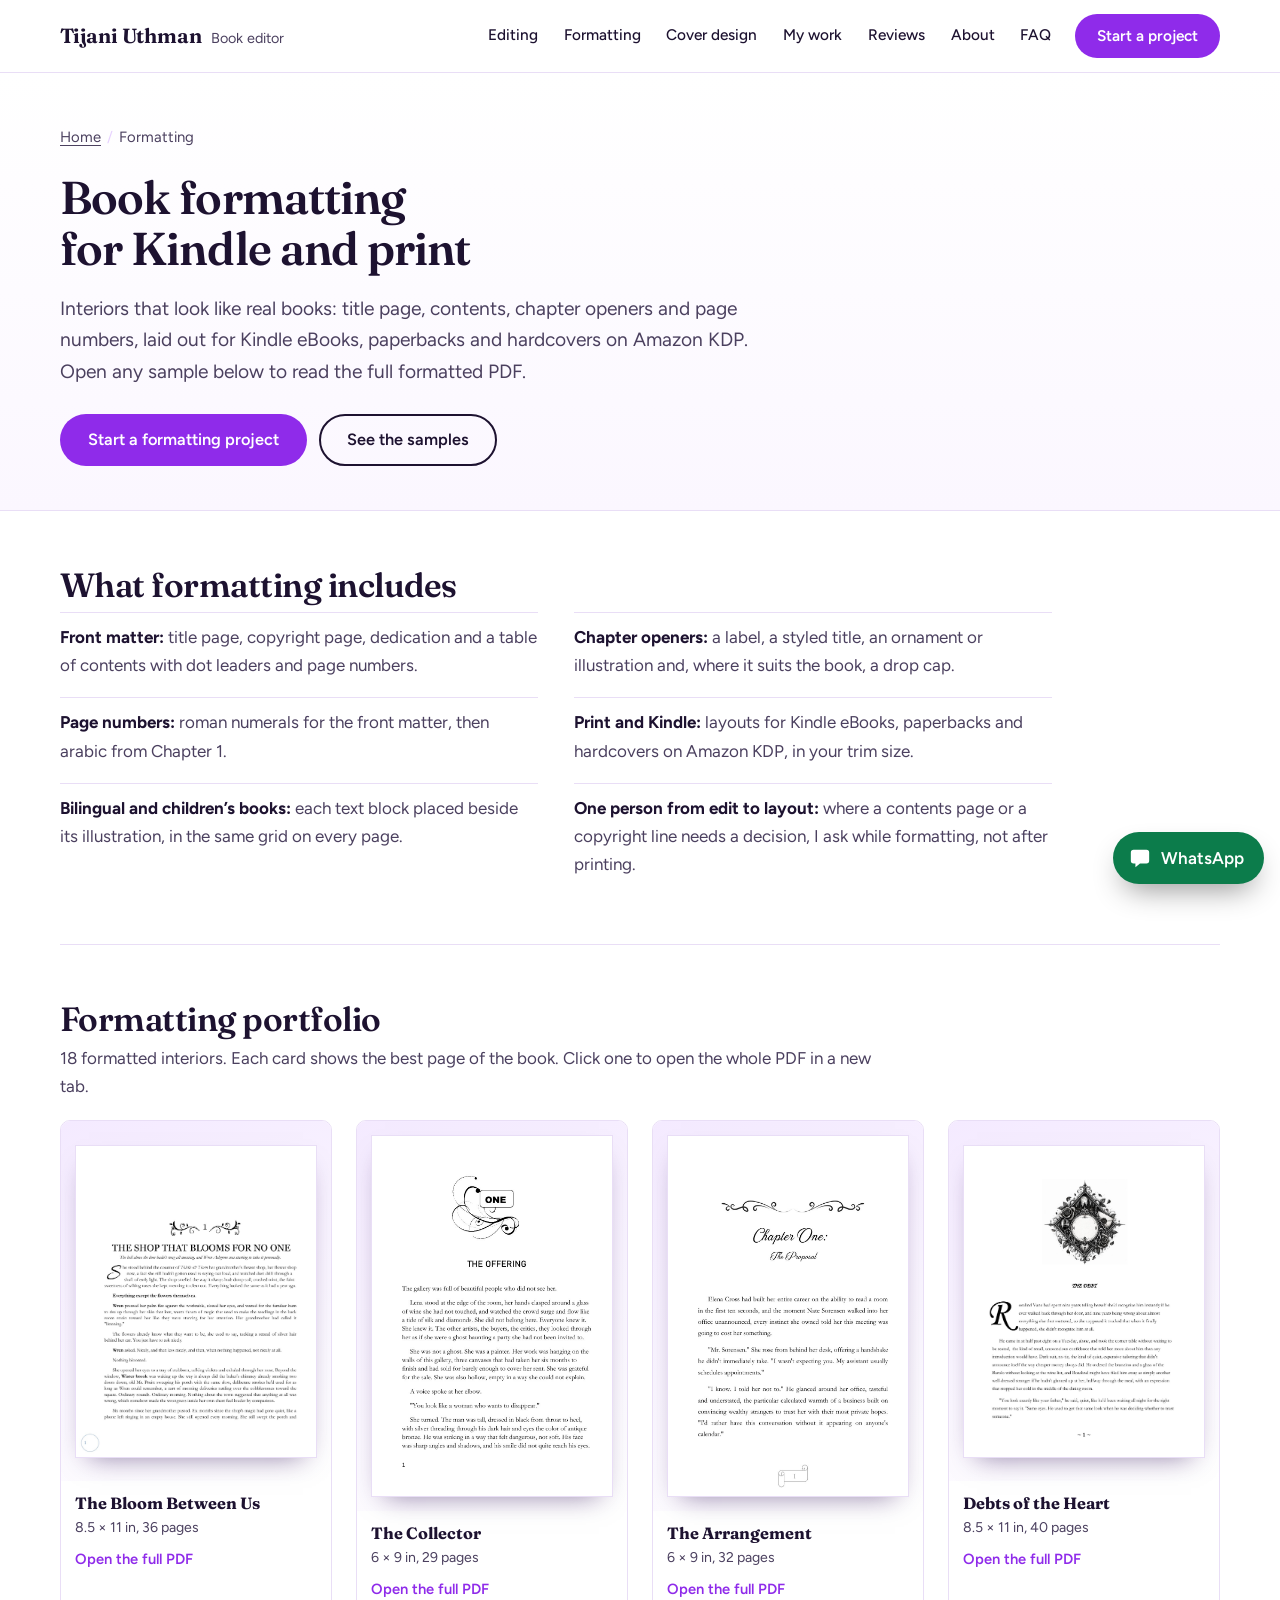
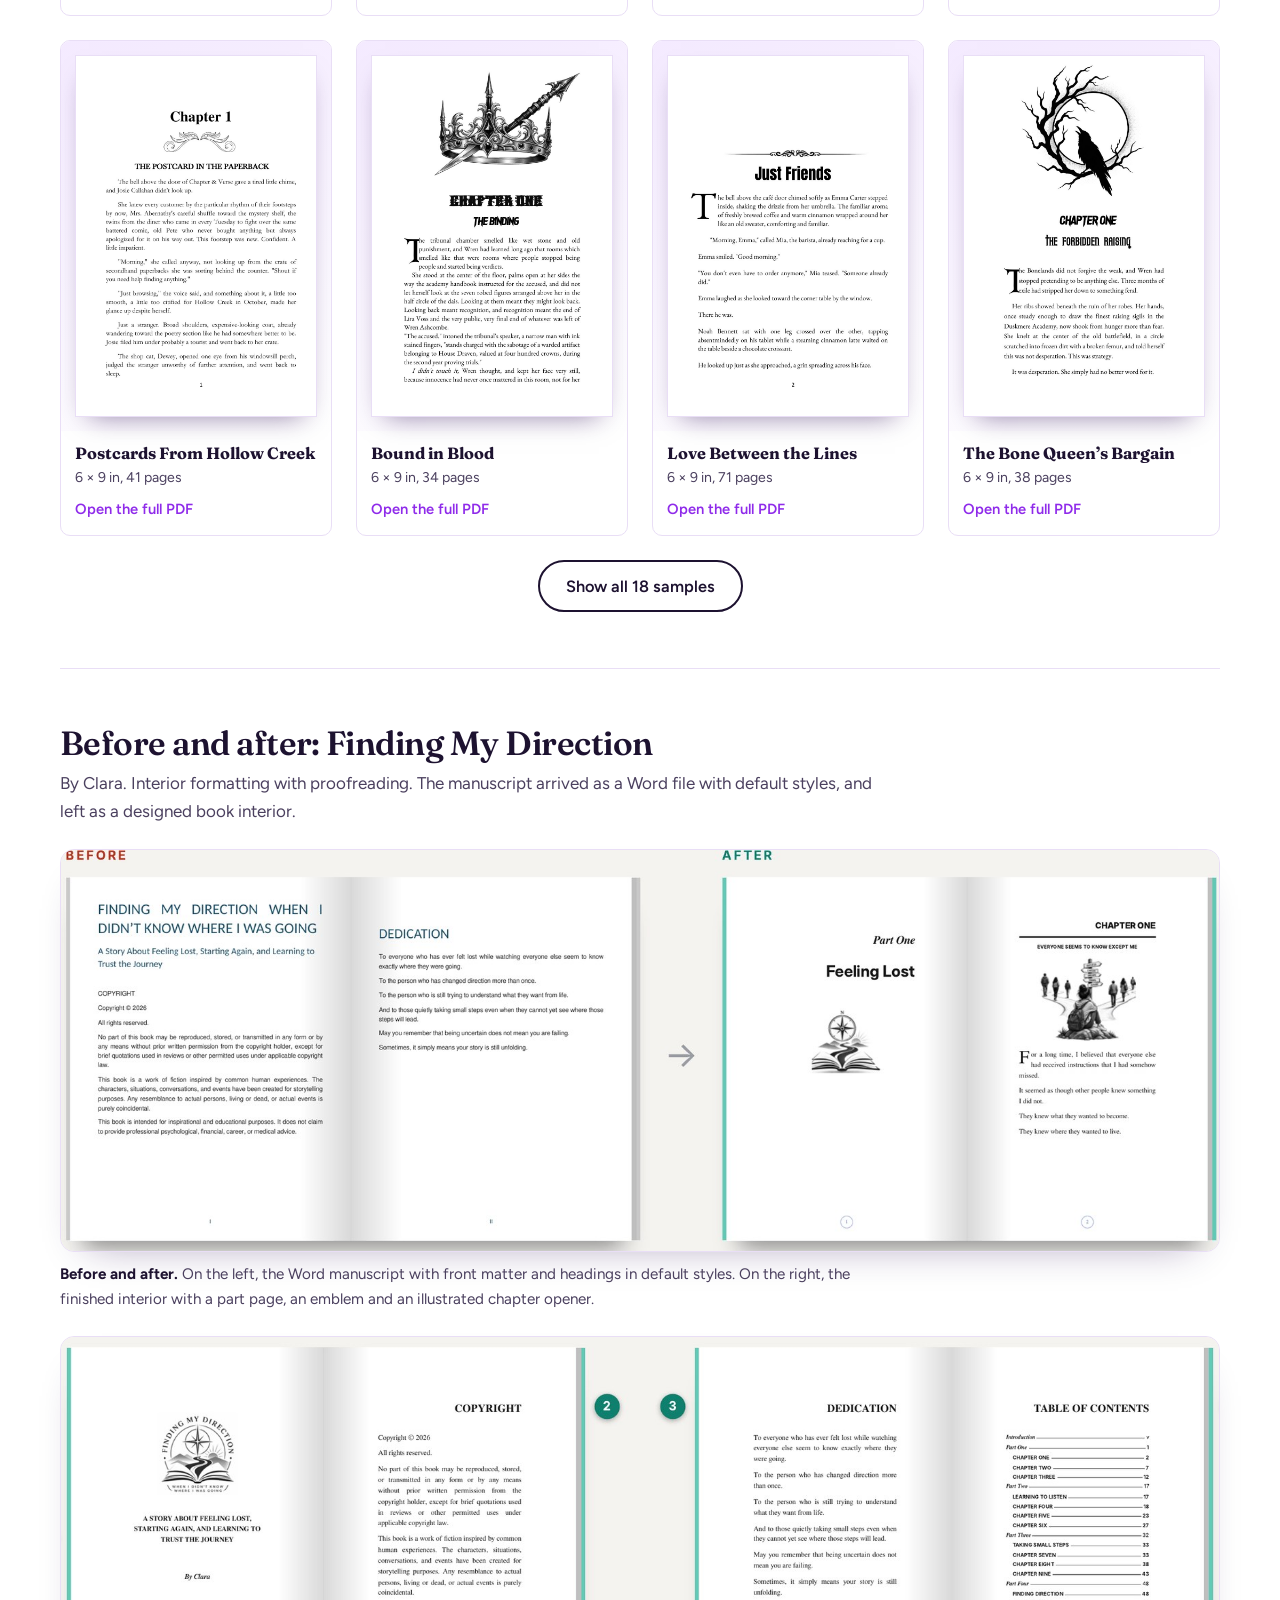
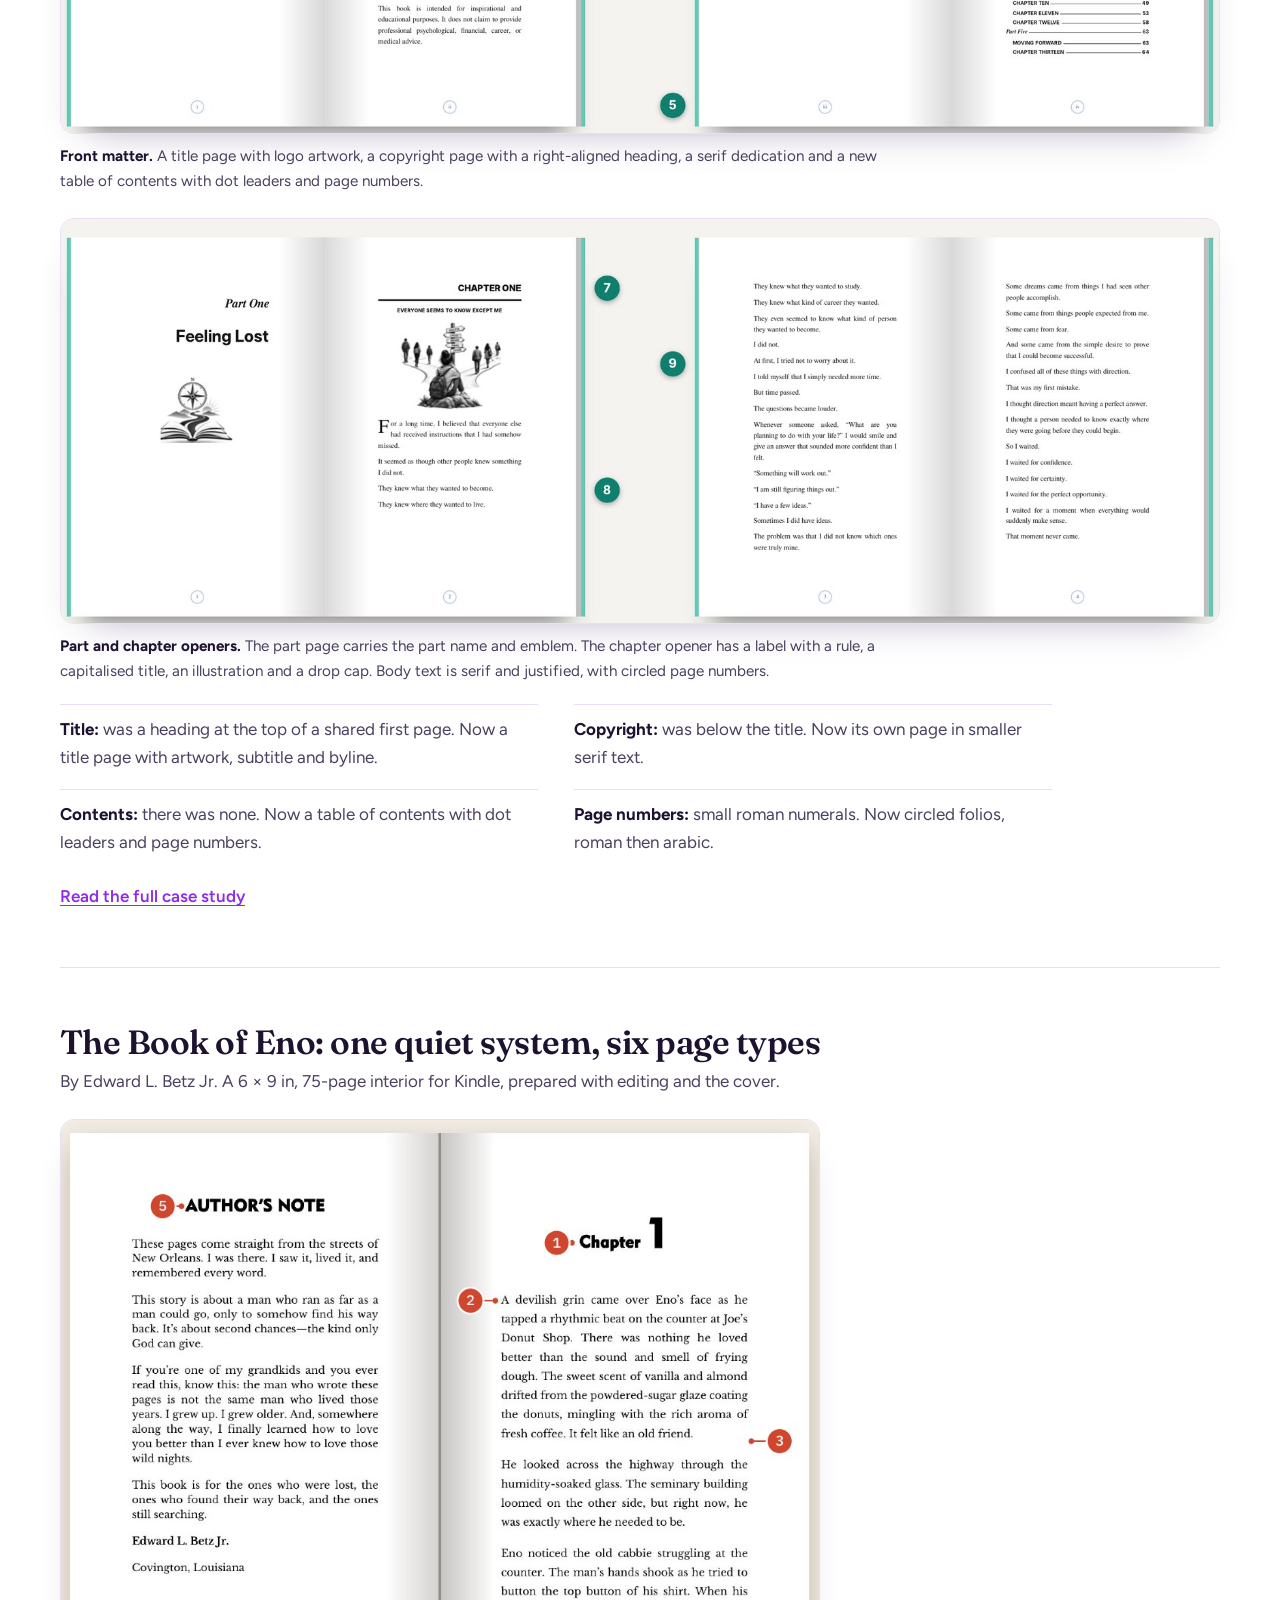
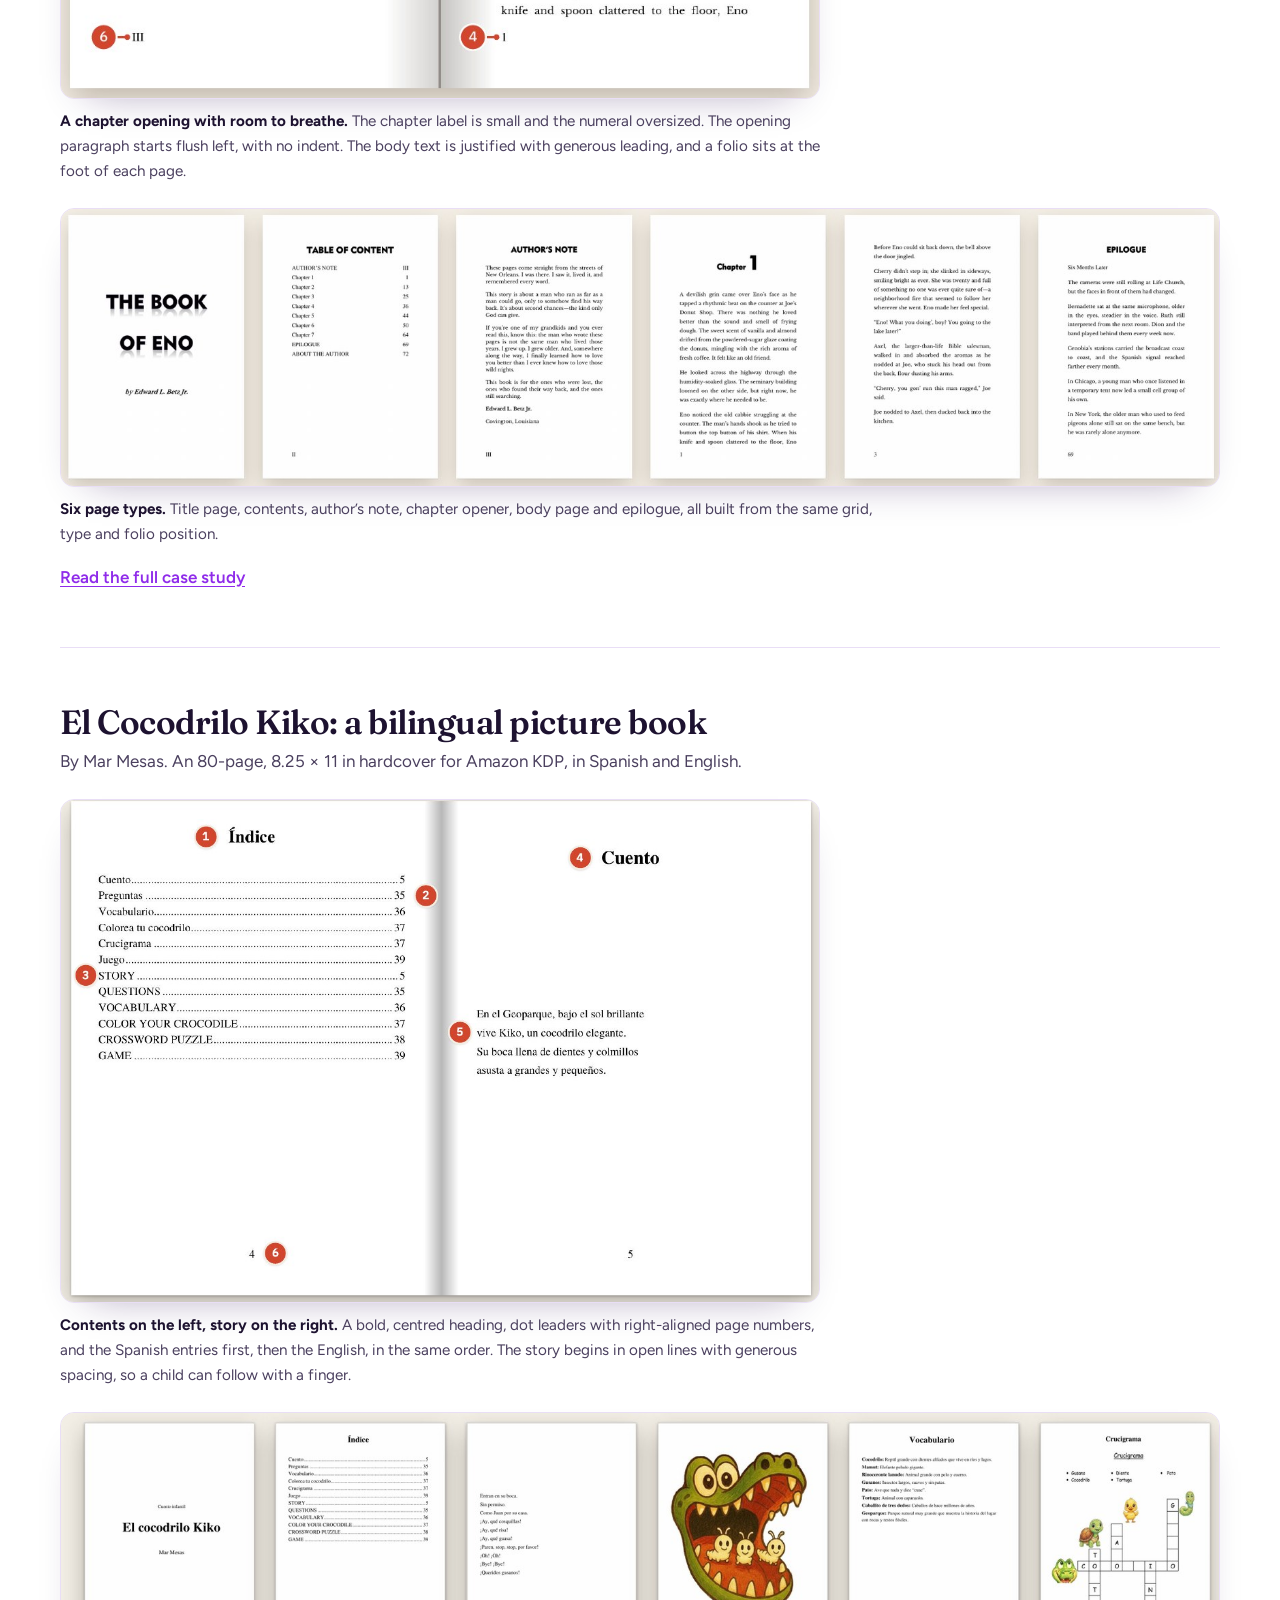
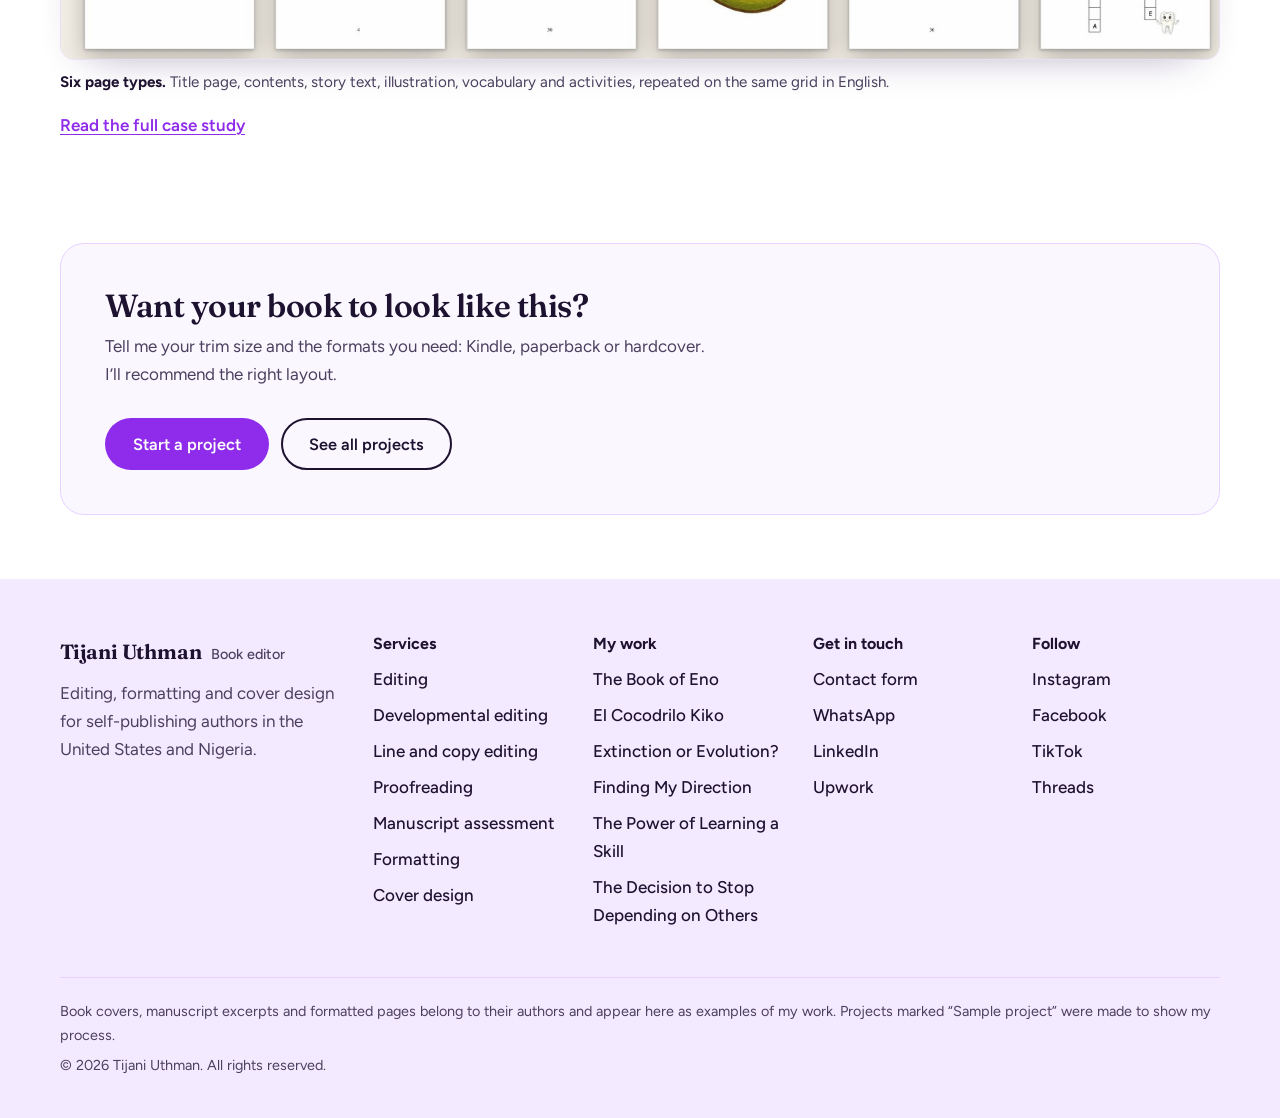
<file: formatting.html>
<!doctype html>
<html lang="en">
<head>
<meta charset="utf-8">
<meta name="viewport" content="width=device-width, initial-scale=1">
<title>Book formatting for Kindle and print: samples and portfolio | Tijani Uthman</title>
<meta name="description" content="Book interior formatting for Kindle, paperback and hardcover on Amazon KDP. Browse 18 formatted samples, open the full PDFs and see before and after examples. Serving authors in the US and Nigeria.">
<meta name="robots" content="index, follow, max-image-preview:large">
<link rel="canonical" href="https://YOUR-DOMAIN.com/formatting.html">
<meta name="theme-color" content="#A947FC">
<meta property="og:type" content="website">
<meta property="og:site_name" content="Tijani Uthman, Book Editor">
<meta property="og:locale" content="en_US">
<meta property="og:title" content="Book formatting for Kindle and print: samples and portfolio | Tijani Uthman">
<meta property="og:description" content="Book interior formatting for Kindle, paperback and hardcover on Amazon KDP. Browse 18 formatted samples, open the full PDFs and see before and after examples. Serving authors in the US and Nigeria.">
<meta property="og:url" content="https://YOUR-DOMAIN.com/formatting.html">
<meta property="og:image" content="https://YOUR-DOMAIN.com/format-bound-in-blood.jpg">
<meta name="twitter:card" content="summary_large_image">
<meta name="twitter:title" content="Book formatting for Kindle and print: samples and portfolio | Tijani Uthman">
<meta name="twitter:description" content="Book interior formatting for Kindle, paperback and hardcover on Amazon KDP. Browse 18 formatted samples, open the full PDFs and see before and after examples. Serving authors in the US and Nigeria.">
<meta name="twitter:image" content="https://YOUR-DOMAIN.com/format-bound-in-blood.jpg">
<link rel="icon" href="data:image/svg+xml,%3Csvg xmlns='http://www.w3.org/2000/svg' viewBox='0 0 64 64'%3E%3Crect width='64' height='64' rx='14' fill='%23A947FC'/%3E%3Cpath d='M18 20h28v7h-10.5v21h-7V27H18z' fill='%23fff'/%3E%3C/svg%3E">
<link rel="preconnect" href="https://fonts.googleapis.com">
<link rel="preconnect" href="https://fonts.gstatic.com" crossorigin>
<link href="https://fonts.googleapis.com/css2?family=Figtree:wght@400;500;600;700&family=Fraunces:ital,opsz,wght@0,9..144,400..700;1,9..144,400..600&display=swap" rel="stylesheet">
<link rel="stylesheet" href="site.css">
<script type="application/ld+json">
{
  "@context": "https://schema.org",
  "@graph": [
    {
      "@type": "BreadcrumbList",
      "itemListElement": [
        {
          "@type": "ListItem",
          "position": 1,
          "name": "Home",
          "item": "https://YOUR-DOMAIN.com/"
        },
        {
          "@type": "ListItem",
          "position": 2,
          "name": "Formatting"
        }
      ]
    },
    {
      "@type": "Service",
      "@id": "https://YOUR-DOMAIN.com/formatting.html#service",
      "name": "Book interior formatting",
      "description": "Book interior formatting for Kindle, paperback and hardcover on Amazon KDP. Browse 18 formatted samples, open the full PDFs and see before and after examples. Serving authors in the US and Nigeria.",
      "url": "https://YOUR-DOMAIN.com/formatting.html",
      "provider": {
        "@id": "https://YOUR-DOMAIN.com/#business"
      },
      "areaServed": [
        {
          "@type": "Country",
          "name": "United States"
        },
        {
          "@type": "Country",
          "name": "Nigeria"
        }
      ],
      "serviceType": "Book interior formatting"
    }
  ]
}
</script>
</head>
<body>
<a class="skip" href="#main">Skip to content</a>
<header class="site-header">
  <div class="wrap nav">
    <a class="brand" href="index.html" aria-label="Tijani Uthman, book editor. Home">
      <span class="brand-name">Tijani Uthman</span>
      <span class="brand-role">Book editor</span>
    </a>
    <button class="menu-btn" id="menuBtn" aria-expanded="false" aria-controls="navLinks">Menu</button>
    <nav class="nav-links" id="navLinks" aria-label="Main">
      <a href="editing.html">Editing</a>
      <a href="formatting.html">Formatting</a>
      <a href="cover-design.html">Cover design</a>
      <a href="index.html#work">My work</a>
      <a href="index.html#reviews">Reviews</a>
      <a href="index.html#about">About</a>
      <a href="index.html#faq">FAQ</a>
      <a class="btn btn-primary" href="index.html#free-sample">Start a project</a>
    </nav>
  </div>
</header>
<main id="main">
<section class="page-hero">
  <div class="wrap">
    <nav class="crumbs" aria-label="Breadcrumb"><ol><li><a href="index.html">Home</a></li><li aria-current="page">Formatting</li></ol></nav>
    <h1 class="h-lg">Book formatting for Kindle and print</h1>
    <p class="lead">Interiors that look like real books: title page, contents, chapter openers and page numbers, laid out for Kindle eBooks, paperbacks and hardcovers on Amazon KDP. Open any sample below to read the full formatted PDF.</p>
    <div class="cta-row"><a class="btn btn-primary" href="index.html#free-sample">Start a formatting project</a><a class="btn btn-ghost" href="#portfolio">See the samples</a></div>
  </div>
</section>
<div class="wrap">
<section class="fs-section fs-first" aria-labelledby="inc">
  <h2 id="inc">What formatting includes</h2>
  <ul class="fs-notes">
    <li><b>Front matter:</b> title page, copyright page, dedication and a table of contents with dot leaders and page numbers.</li>
    <li><b>Chapter openers:</b> a label, a styled title, an ornament or illustration and, where it suits the book, a drop cap.</li>
    <li><b>Page numbers:</b> roman numerals for the front matter, then arabic from Chapter 1.</li>
    <li><b>Print and Kindle:</b> layouts for Kindle eBooks, paperbacks and hardcovers on Amazon KDP, in your trim size.</li>
    <li><b>Bilingual and children’s books:</b> each text block placed beside its illustration, in the same grid on every page.</li>
    <li><b>One person from edit to layout:</b> where a contents page or a copyright line needs a decision, I ask while formatting, not after printing.</li>
  </ul>
</section>

<section class="fs-section" id="portfolio" aria-labelledby="pf-h">
  <h2 id="pf-h">Formatting portfolio</h2>
  <p class="fs-meta">18 formatted interiors. Each card shows the best page of the book. Click one to open the whole PDF in a new tab.</p>
  <div class="pf-grid" id="pfGrid" data-limit="8">
      <a class="pf-card" href="format-bloom-between-us.pdf" target="_blank" rel="noopener"><span class="pf-img"><img src="format-bloom-between-us.jpg" alt="Formatted chapter opening page from The Bloom Between Us" loading="lazy"></span><span class="pf-body"><b>The Bloom Between Us</b><span class="pf-meta">8.5 × 11 in, 36 pages</span><span class="pf-open">Open the full PDF</span></span></a>
      <a class="pf-card" href="format-the-collector.pdf" target="_blank" rel="noopener"><span class="pf-img"><img src="format-the-collector.jpg" alt="Formatted chapter opening page from The Collector" loading="lazy"></span><span class="pf-body"><b>The Collector</b><span class="pf-meta">6 × 9 in, 29 pages</span><span class="pf-open">Open the full PDF</span></span></a>
      <a class="pf-card" href="format-the-arrangement.pdf" target="_blank" rel="noopener"><span class="pf-img"><img src="format-the-arrangement.jpg" alt="Formatted chapter opening page from The Arrangement" loading="lazy"></span><span class="pf-body"><b>The Arrangement</b><span class="pf-meta">6 × 9 in, 32 pages</span><span class="pf-open">Open the full PDF</span></span></a>
      <a class="pf-card" href="format-debts-of-the-heart.pdf" target="_blank" rel="noopener"><span class="pf-img"><img src="format-debts-of-the-heart.jpg" alt="Formatted chapter opening page from Debts of the Heart" loading="lazy"></span><span class="pf-body"><b>Debts of the Heart</b><span class="pf-meta">8.5 × 11 in, 40 pages</span><span class="pf-open">Open the full PDF</span></span></a>
      <a class="pf-card" href="format-postcards-from-hollow-creek.pdf" target="_blank" rel="noopener"><span class="pf-img"><img src="format-postcards-from-hollow-creek.jpg" alt="Formatted chapter opening page from Postcards From Hollow Creek" loading="lazy"></span><span class="pf-body"><b>Postcards From Hollow Creek</b><span class="pf-meta">6 × 9 in, 41 pages</span><span class="pf-open">Open the full PDF</span></span></a>
      <a class="pf-card" href="format-bound-in-blood.pdf" target="_blank" rel="noopener"><span class="pf-img"><img src="format-bound-in-blood.jpg" alt="Formatted chapter opening page from Bound in Blood" loading="lazy"></span><span class="pf-body"><b>Bound in Blood</b><span class="pf-meta">6 × 9 in, 34 pages</span><span class="pf-open">Open the full PDF</span></span></a>
      <a class="pf-card" href="format-love-between-the-lines.pdf" target="_blank" rel="noopener"><span class="pf-img"><img src="format-love-between-the-lines.jpg" alt="Formatted chapter opening page from Love Between the Lines" loading="lazy"></span><span class="pf-body"><b>Love Between the Lines</b><span class="pf-meta">6 × 9 in, 71 pages</span><span class="pf-open">Open the full PDF</span></span></a>
      <a class="pf-card" href="format-the-bone-queens-bargain.pdf" target="_blank" rel="noopener"><span class="pf-img"><img src="format-the-bone-queens-bargain.jpg" alt="Formatted chapter opening page from The Bone Queen’s Bargain" loading="lazy"></span><span class="pf-body"><b>The Bone Queen’s Bargain</b><span class="pf-meta">6 × 9 in, 38 pages</span><span class="pf-open">Open the full PDF</span></span></a>
      <a class="pf-card" href="format-the-death-he-chose.pdf" target="_blank" rel="noopener"><span class="pf-img"><img src="format-the-death-he-chose.jpg" alt="Formatted chapter opening page from The Death He Chose" loading="lazy"></span><span class="pf-body"><b>The Death He Chose</b><span class="pf-meta">6 × 9 in, 31 pages</span><span class="pf-open">Open the full PDF</span></span></a>
      <a class="pf-card" href="format-the-last-night-sky.pdf" target="_blank" rel="noopener"><span class="pf-img"><img src="format-the-last-night-sky.jpg" alt="Formatted chapter opening page from The Last Night Sky" loading="lazy"></span><span class="pf-body"><b>The Last Night Sky</b><span class="pf-meta">6 × 9 in, 26 pages</span><span class="pf-open">Open the full PDF</span></span></a>
      <a class="pf-card" href="format-note-to-no-one.pdf" target="_blank" rel="noopener"><span class="pf-img"><img src="format-note-to-no-one.jpg" alt="Formatted chapter opening page from Note to No One" loading="lazy"></span><span class="pf-body"><b>Note to No One</b><span class="pf-meta">6 × 9 in, 36 pages</span><span class="pf-open">Open the full PDF</span></span></a>
      <a class="pf-card" href="format-the-fine-print-of-us.pdf" target="_blank" rel="noopener"><span class="pf-img"><img src="format-the-fine-print-of-us.jpg" alt="Formatted chapter opening page from The Fine Print of Us" loading="lazy"></span><span class="pf-body"><b>The Fine Print of Us</b><span class="pf-meta">6 × 9 in, 68 pages</span><span class="pf-open">Open the full PDF</span></span></a>
      <a class="pf-card" href="format-the-last-bloodline.pdf" target="_blank" rel="noopener"><span class="pf-img"><img src="format-the-last-bloodline.jpg" alt="Formatted chapter opening page from The Last Bloodline" loading="lazy"></span><span class="pf-body"><b>The Last Bloodline</b><span class="pf-meta">6 × 9 in, 37 pages</span><span class="pf-open">Open the full PDF</span></span></a>
      <a class="pf-card" href="format-the-fake-fiance.pdf" target="_blank" rel="noopener"><span class="pf-img"><img src="format-the-fake-fiance.jpg" alt="Formatted chapter opening page from The Fake Fiancé" loading="lazy"></span><span class="pf-body"><b>The Fake Fiancé</b><span class="pf-meta">6 × 9 in, 31 pages</span><span class="pf-open">Open the full PDF</span></span></a>
      <a class="pf-card" href="format-the-shadow-court.pdf" target="_blank" rel="noopener"><span class="pf-img"><img src="format-the-shadow-court.jpg" alt="Formatted chapter opening page from The Shadow Court" loading="lazy"></span><span class="pf-body"><b>The Shadow Court</b><span class="pf-meta">6 × 9 in, 32 pages</span><span class="pf-open">Open the full PDF</span></span></a>
      <a class="pf-card" href="format-the-lighthouse-at-the-edge-of-memory.pdf" target="_blank" rel="noopener"><span class="pf-img"><img src="format-the-lighthouse-at-the-edge-of-memory.jpg" alt="Formatted chapter opening page from The Lighthouse at the Edge of Memory" loading="lazy"></span><span class="pf-body"><b>The Lighthouse at the Edge of Memory</b><span class="pf-meta">6 × 9 in, 46 pages</span><span class="pf-open">Open the full PDF</span></span></a>
      <a class="pf-card" href="format-the-cursed-king.pdf" target="_blank" rel="noopener"><span class="pf-img"><img src="format-the-cursed-king.jpg" alt="Formatted chapter opening page from The Cursed King" loading="lazy"></span><span class="pf-body"><b>The Cursed King</b><span class="pf-meta">6 × 9 in, 29 pages</span><span class="pf-open">Open the full PDF</span></span></a>
      <a class="pf-card" href="format-everything-we-left-unsaid.pdf" target="_blank" rel="noopener"><span class="pf-img"><img src="format-everything-we-left-unsaid.jpg" alt="Formatted chapter opening page from Everything We Left Unsaid" loading="lazy"></span><span class="pf-body"><b>Everything We Left Unsaid</b><span class="pf-meta">6 × 9 in, 27 pages</span><span class="pf-open">Open the full PDF</span></span></a>
  </div>
  <p class="pf-more-wrap" id="pfMoreWrap" hidden><button class="btn btn-ghost" id="pfMore" type="button">Show all 18 samples</button></p>
</section>

<section class="fs-section" id="finding-my-direction" aria-labelledby="fs1">
  <h2 id="fs1">Before and after: Finding My Direction</h2>
  <p class="fs-meta">By Clara. Interior formatting with proofreading. The manuscript arrived as a Word file with default styles, and left as a designed book interior.</p>
  <figure class="fs-fig "><img src="formatting-fmd-before-after.jpg" alt="Before and after: front matter and first chapter in default Word styles, then the designed book interior" loading="lazy"><figcaption><b>Before and after.</b> On the left, the Word manuscript with front matter and headings in default styles. On the right, the finished interior with a part page, an emblem and an illustrated chapter opener.</figcaption></figure>
  <figure class="fs-fig "><img src="formatting-fmd-front-matter.jpg" alt="Formatted front matter: title page, copyright, dedication and table of contents" loading="lazy"><figcaption><b>Front matter.</b> A title page with logo artwork, a copyright page with a right-aligned heading, a serif dedication and a new table of contents with dot leaders and page numbers.</figcaption></figure>
  <figure class="fs-fig "><img src="formatting-fmd-part-chapter-openers.jpg" alt="Part page, chapter opener and body pages of the formatted book" loading="lazy"><figcaption><b>Part and chapter openers.</b> The part page carries the part name and emblem. The chapter opener has a label with a rule, a capitalised title, an illustration and a drop cap. Body text is serif and justified, with circled page numbers.</figcaption></figure>
  <ul class="fs-notes">
    <li><b>Title:</b> was a heading at the top of a shared first page. Now a title page with artwork, subtitle and byline.</li>
    <li><b>Copyright:</b> was below the title. Now its own page in smaller serif text.</li>
    <li><b>Contents:</b> there was none. Now a table of contents with dot leaders and page numbers.</li>
    <li><b>Page numbers:</b> small roman numerals. Now circled folios, roman then arabic.</li>
  </ul>
  <p class="fs-link"><a href="findingmydirection.html">Read the full case study</a></p>
</section>

<section class="fs-section" id="book-of-eno" aria-labelledby="fs2">
  <h2 id="fs2">The Book of Eno: one quiet system, six page types</h2>
  <p class="fs-meta">By Edward L. Betz Jr. A 6 × 9 in, 75-page interior for Kindle, prepared with editing and the cover.</p>
  <figure class="fs-fig narrow"><img src="formatting-eno-chapter-opening.jpg" alt="Author’s note and first chapter spread with numbered design notes" loading="lazy"><figcaption><b>A chapter opening with room to breathe.</b> The chapter label is small and the numeral oversized. The opening paragraph starts flush left, with no indent. The body text is justified with generous leading, and a folio sits at the foot of each page.</figcaption></figure>
  <figure class="fs-fig "><img src="formatting-eno-six-page-types.jpg" alt="Six interior page types: title page, contents, author’s note, chapter opener, body and epilogue" loading="lazy"><figcaption><b>Six page types.</b> Title page, contents, author’s note, chapter opener, body page and epilogue, all built from the same grid, type and folio position.</figcaption></figure>
  <p class="fs-link"><a href="bookofeno.html">Read the full case study</a></p>
</section>

<section class="fs-section" id="el-cocodrilo-kiko" aria-labelledby="fs3">
  <h2 id="fs3">El Cocodrilo Kiko: a bilingual picture book</h2>
  <p class="fs-meta">By Mar Mesas. An 80-page, 8.25 × 11 in hardcover for Amazon KDP, in Spanish and English.</p>
  <figure class="fs-fig narrow"><img src="formatting-kiko-contents-story.jpg" alt="Bilingual contents page and the Spanish story opening spread with numbered notes" loading="lazy"><figcaption><b>Contents on the left, story on the right.</b> A bold, centred heading, dot leaders with right-aligned page numbers, and the Spanish entries first, then the English, in the same order. The story begins in open lines with generous spacing, so a child can follow with a finger.</figcaption></figure>
  <figure class="fs-fig "><img src="formatting-kiko-six-page-types.jpg" alt="Six interior page types: title page, contents, story text, illustration, vocabulary and activities" loading="lazy"><figcaption><b>Six page types.</b> Title page, contents, story text, illustration, vocabulary and activities, repeated on the same grid in English.</figcaption></figure>
  <p class="fs-link"><a href="elcocodrilokiko.html">Read the full case study</a></p>
</section>
<div class="fs-cta"><h2>Want your book to look like this?</h2><p>Tell me your trim size and the formats you need: Kindle, paperback or hardcover. I’ll recommend the right layout.</p><div class="cta-row"><a class="btn btn-primary" href="index.html#free-sample">Start a project</a><a class="btn btn-ghost" href="index.html#work">See all projects</a></div></div>
</div>
</main>
<footer class="footer">
  <div class="wrap">
    <div class="foot-grid">
      <div class="foot-brand">
        <a class="brand" href="index.html"><span class="brand-name">Tijani Uthman</span><span class="brand-role">Book editor</span></a>
        <p>Editing, formatting and cover design for self-publishing authors in the United States and Nigeria.</p>
      </div>
      <div>
        <h2>Services</h2>
        <ul>
          <li><a href="editing.html">Editing</a></li>
          <li><a href="developmentalediting.html">Developmental editing</a></li>
          <li><a href="lineandcopyediting.html">Line and copy editing</a></li>
          <li><a href="proofreading.html">Proofreading</a></li>
          <li><a href="manuscript.html">Manuscript assessment</a></li>
          <li><a href="formatting.html">Formatting</a></li>
          <li><a href="cover-design.html">Cover design</a></li>
        </ul>
      </div>
      <div>
        <h2>My work</h2>
        <ul>
          <li><a href="bookofeno.html">The Book of Eno</a></li>
          <li><a href="elcocodrilokiko.html">El Cocodrilo Kiko</a></li>
          <li><a href="extinctionorevolution.html">Extinction or Evolution?</a></li>
          <li><a href="findingmydirection.html">Finding My Direction</a></li>
          <li><a href="power.html">The Power of Learning a Skill</a></li>
          <li><a href="decision-to-stop-depending-on-others.html">The Decision to Stop Depending on Others</a></li>
        </ul>
      </div>
      <div>
        <h2>Get in touch</h2>
        <ul>
          <li><a href="index.html#free-sample">Contact form</a></li>
          <li><a href="https://wa.me/2348136720953" target="_blank" rel="noopener">WhatsApp</a></li>
          <li><a href="https://www.linkedin.com/in/tijani-uthman/" target="_blank" rel="noopener">LinkedIn</a></li>
          <li><a href="https://www.upwork.com/freelancers/~017abd9644334bde1f?mp_source=share" target="_blank" rel="noopener">Upwork</a></li>
        </ul>
      </div>
      <div>
        <h2>Follow</h2>
        <ul>
          <li><a href="https://www.instagram.com/tijaniuthmanopeyemi32/" target="_blank" rel="noopener">Instagram</a></li>
          <li><a href="https://www.facebook.com/profile.php?id=100084764225267" target="_blank" rel="noopener">Facebook</a></li>
          <li><a href="https://www.tiktok.com/@uthmantijani32" target="_blank" rel="noopener">TikTok</a></li>
          <li><a href="https://www.threads.com/@tijaniuthmanopeyemi32" target="_blank" rel="noopener">Threads</a></li>
        </ul>
      </div>
    </div>
    <div class="legal">
      <p>Book covers, manuscript excerpts and formatted pages belong to their authors and appear here as examples of my work. Projects marked “Sample project” were made to show my process.</p>
      <p>© 2026 Tijani Uthman. All rights reserved.</p>
    </div>
  </div>
</footer>
<a class="float-wa" href="https://wa.me/2348136720953?text=Hi%20Tijani%2C%20I%27d%20like%20to%20talk%20about%20my%20book." target="_blank" rel="noopener" aria-label="Chat with Tijani on WhatsApp">
  <svg viewBox="0 0 24 24" aria-hidden="true"><path d="M5 3h14a3 3 0 0 1 3 3v9a3 3 0 0 1-3 3h-7l-5 4v-4H5a3 3 0 0 1-3-3V6a3 3 0 0 1 3-3z"/></svg>
  <span>WhatsApp</span>
</a>
<script src="common.js" defer></script>
</body>
</html>
</file>
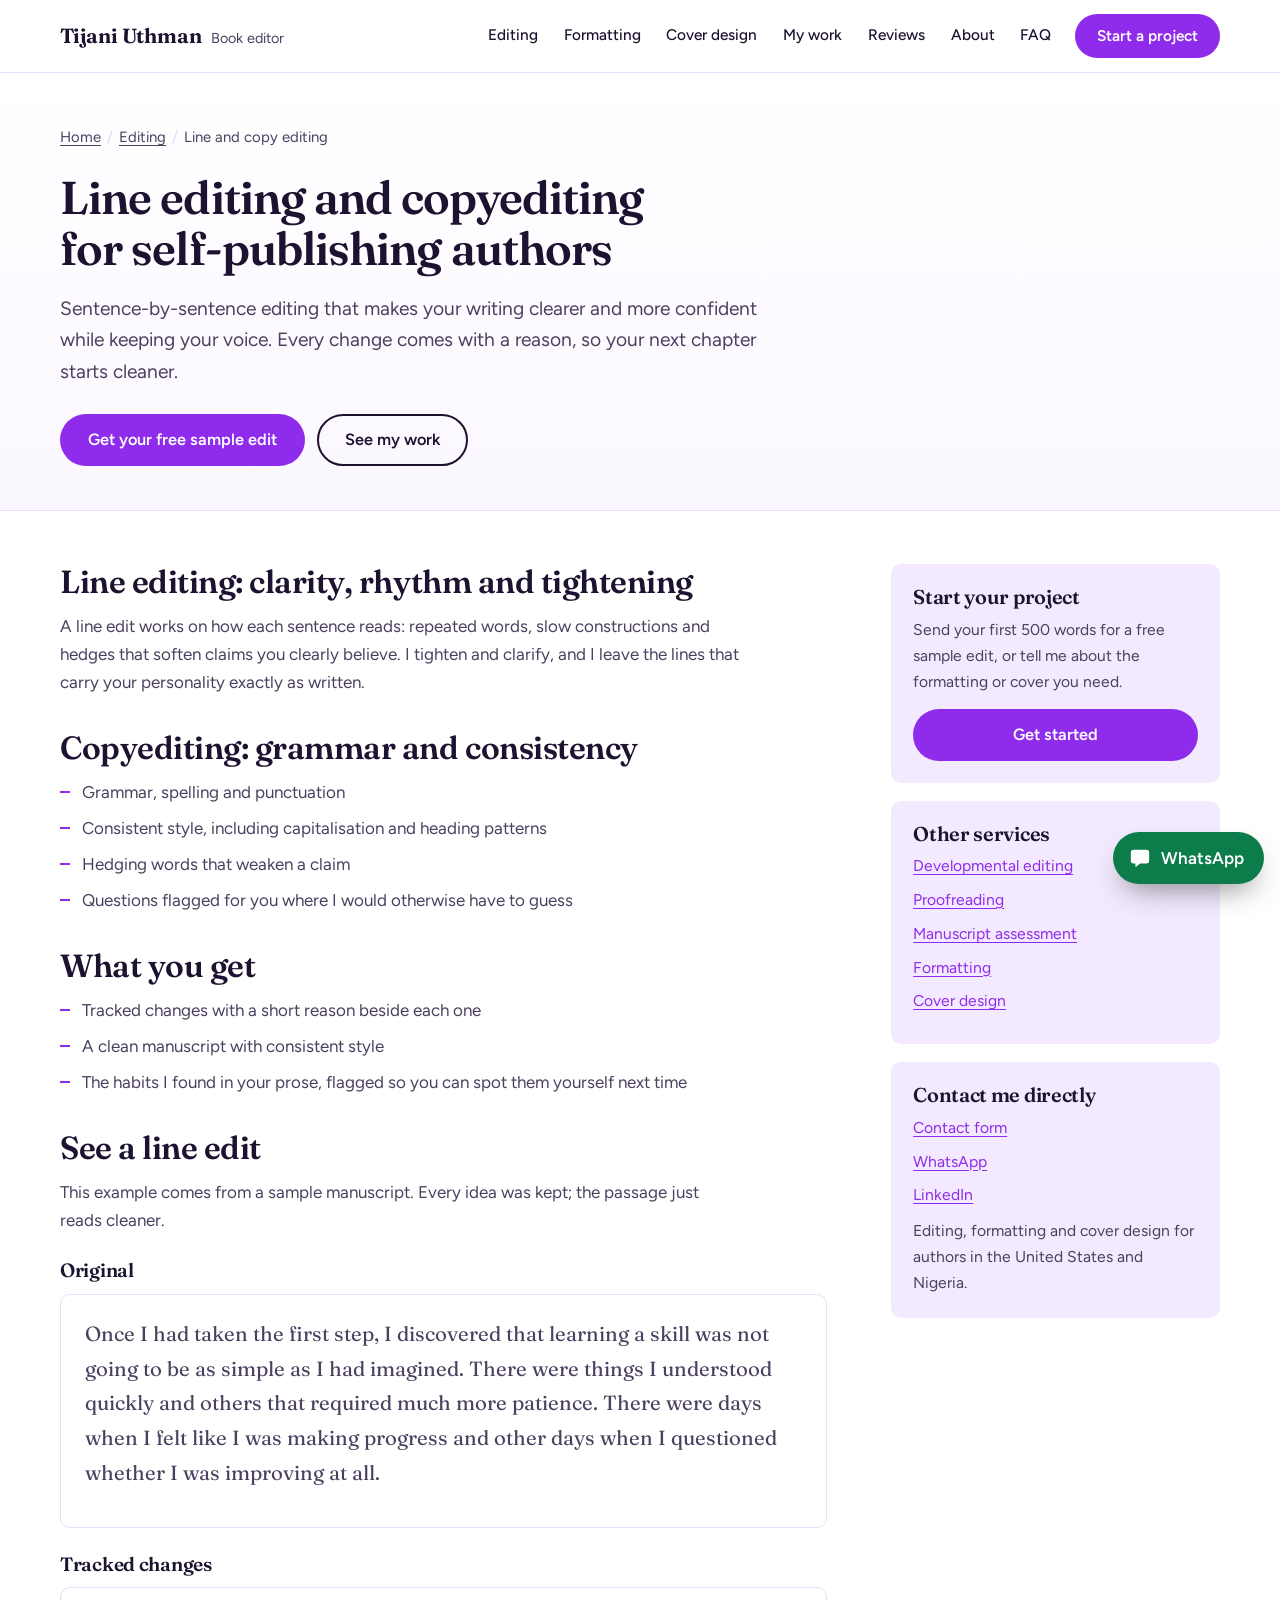
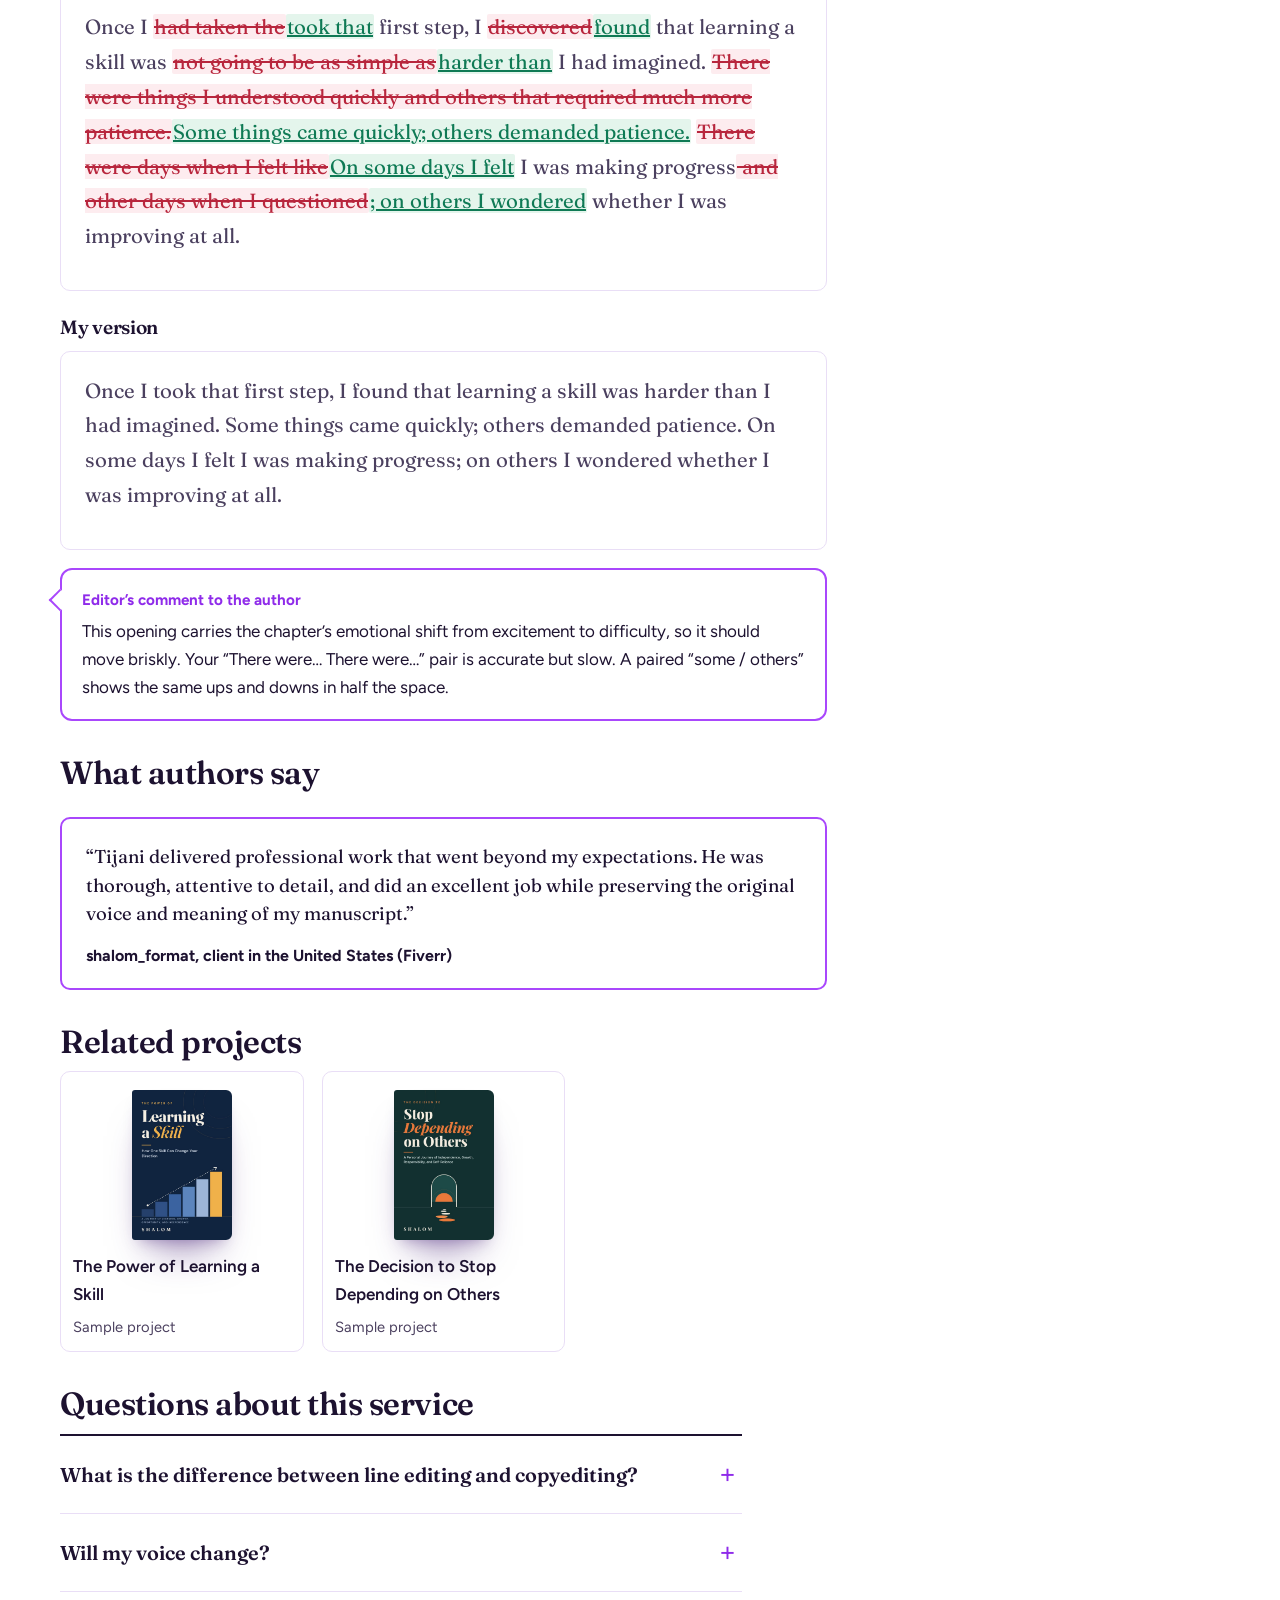
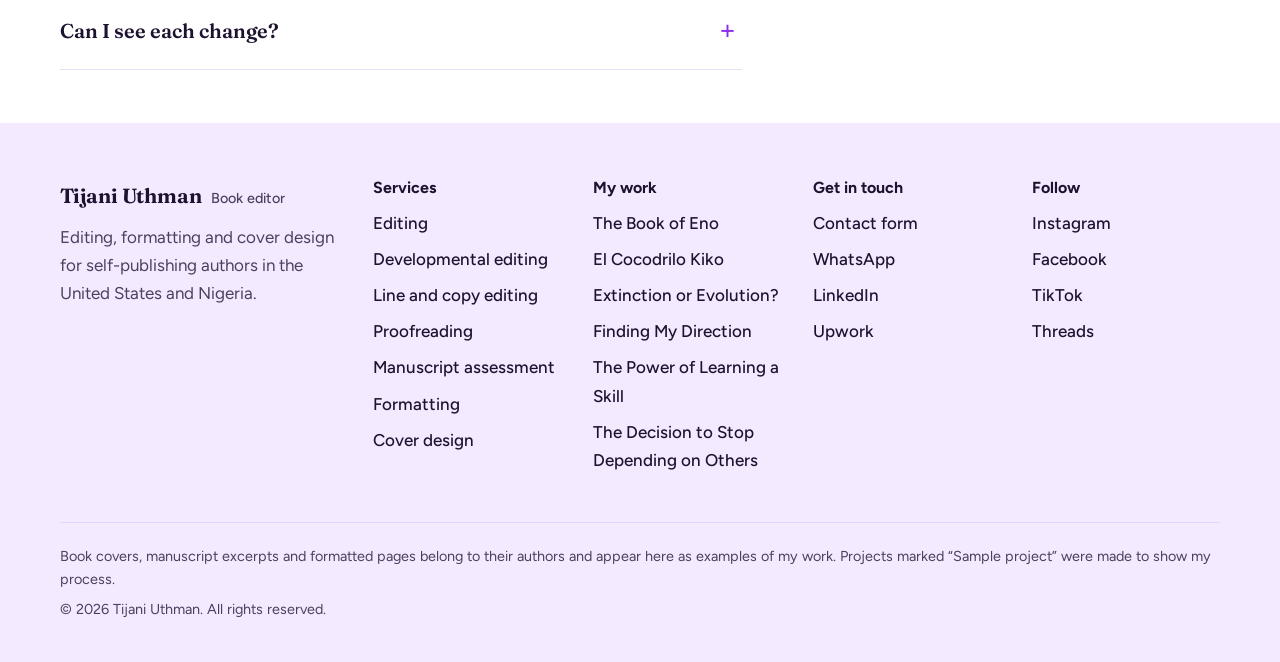
<file: lineandcopyediting.html>
<!doctype html>
<html lang="en">
<head>
<meta charset="utf-8">
<meta name="viewport" content="width=device-width, initial-scale=1">
<title>Line editing and copyediting for self-publishing authors | Tijani Uthman</title>
<meta name="description" content="Line editing and copyediting that tighten your sentences and fix grammar and consistency, with a reason beside every change. Free 500-word sample edit. Serving authors in the US and Nigeria.">
<meta name="robots" content="index, follow, max-image-preview:large">
<link rel="canonical" href="https://YOUR-DOMAIN.com/lineandcopyediting.html">
<meta name="theme-color" content="#A947FC">
<meta property="og:type" content="website">
<meta property="og:site_name" content="Tijani Uthman, Book Editor">
<meta property="og:locale" content="en_US">
<meta property="og:title" content="Line editing and copyediting for self-publishing authors | Tijani Uthman">
<meta property="og:description" content="Line editing and copyediting that tighten your sentences and fix grammar and consistency, with a reason beside every change. Free 500-word sample edit. Serving authors in the US and Nigeria.">
<meta property="og:url" content="https://YOUR-DOMAIN.com/lineandcopyediting.html">
<meta property="og:image" content="https://YOUR-DOMAIN.com/og-image.jpg">
<meta name="twitter:card" content="summary_large_image">
<meta name="twitter:title" content="Line editing and copyediting for self-publishing authors | Tijani Uthman">
<meta name="twitter:description" content="Line editing and copyediting that tighten your sentences and fix grammar and consistency, with a reason beside every change. Free 500-word sample edit. Serving authors in the US and Nigeria.">
<meta name="twitter:image" content="https://YOUR-DOMAIN.com/og-image.jpg">
<link rel="icon" href="data:image/svg+xml,%3Csvg xmlns='http://www.w3.org/2000/svg' viewBox='0 0 64 64'%3E%3Crect width='64' height='64' rx='14' fill='%23A947FC'/%3E%3Cpath d='M18 20h28v7h-10.5v21h-7V27H18z' fill='%23fff'/%3E%3C/svg%3E">
<link rel="preconnect" href="https://fonts.googleapis.com">
<link rel="preconnect" href="https://fonts.gstatic.com" crossorigin>
<link href="https://fonts.googleapis.com/css2?family=Figtree:wght@400;500;600;700&family=Fraunces:ital,opsz,wght@0,9..144,400..700;1,9..144,400..600&display=swap" rel="stylesheet">
<link rel="stylesheet" href="site.css">
<script type="application/ld+json">
{
  "@context": "https://schema.org",
  "@graph": [
    {
      "@type": "BreadcrumbList",
      "itemListElement": [
        {
          "@type": "ListItem",
          "position": 1,
          "name": "Home",
          "item": "https://YOUR-DOMAIN.com/"
        },
        {
          "@type": "ListItem",
          "position": 2,
          "name": "Editing",
          "item": "https://YOUR-DOMAIN.com/editing.html"
        },
        {
          "@type": "ListItem",
          "position": 3,
          "name": "Line and copy editing"
        }
      ]
    },
    {
      "@type": "Service",
      "@id": "https://YOUR-DOMAIN.com/lineandcopyediting.html#service",
      "name": "Line editing and copyediting",
      "description": "Line editing and copyediting that tighten your sentences and fix grammar and consistency, with a reason beside every change. Free 500-word sample edit. Serving authors in the US and Nigeria.",
      "url": "https://YOUR-DOMAIN.com/lineandcopyediting.html",
      "provider": {
        "@id": "https://YOUR-DOMAIN.com/#business"
      },
      "areaServed": [
        {
          "@type": "Country",
          "name": "United States"
        },
        {
          "@type": "Country",
          "name": "Nigeria"
        }
      ],
      "serviceType": "Line editing and copyediting"
    },
    {
      "@type": "FAQPage",
      "mainEntity": [
        {
          "@type": "Question",
          "name": "What is the difference between line editing and copyediting?",
          "acceptedAnswer": {
            "@type": "Answer",
            "text": "A line edit improves how sentences read: clarity, rhythm and tightening. A copyedit corrects and standardises: grammar, spelling, punctuation and consistency. I often do both together once the structure is settled."
          }
        },
        {
          "@type": "Question",
          "name": "Will my voice change?",
          "acceptedAnswer": {
            "@type": "Answer",
            "text": "No. I tighten and clarify; I don’t rewrite you. Lines that carry your personality are left exactly as written."
          }
        },
        {
          "@type": "Question",
          "name": "Can I see each change?",
          "acceptedAnswer": {
            "@type": "Answer",
            "text": "Yes. Edits come as tracked changes, each with a short reason, so you decide what to keep."
          }
        }
      ]
    }
  ]
}
</script>
</head>
<body>
<a class="skip" href="#main">Skip to content</a>
<header class="site-header">
  <div class="wrap nav">
    <a class="brand" href="index.html" aria-label="Tijani Uthman, book editor. Home">
      <span class="brand-name">Tijani Uthman</span>
      <span class="brand-role">Book editor</span>
    </a>
    <button class="menu-btn" id="menuBtn" aria-expanded="false" aria-controls="navLinks">Menu</button>
    <nav class="nav-links" id="navLinks" aria-label="Main">
      <a href="editing.html">Editing</a>
      <a href="formatting.html">Formatting</a>
      <a href="cover-design.html">Cover design</a>
      <a href="index.html#work">My work</a>
      <a href="index.html#reviews">Reviews</a>
      <a href="index.html#about">About</a>
      <a href="index.html#faq">FAQ</a>
      <a class="btn btn-primary" href="index.html#free-sample">Start a project</a>
    </nav>
  </div>
</header>
<main id="main">
<section class="page-hero">
  <div class="wrap">
    <nav class="crumbs" aria-label="Breadcrumb"><ol><li><a href="index.html">Home</a></li><li><a href="editing.html">Editing</a></li><li aria-current="page">Line and copy editing</li></ol></nav>
    <h1 class="h-lg">Line editing and copyediting for self-publishing authors</h1>
    <p class="lead">Sentence-by-sentence editing that makes your writing clearer and more confident while keeping your voice. Every change comes with a reason, so your next chapter starts cleaner.</p>
    <div class="cta-row"><a class="btn btn-primary" href="index.html#free-sample">Get your free sample edit</a><a class="btn btn-ghost" href="index.html#work">See my work</a></div>
  </div>
</section>
<div class="wrap page-body">
  <article class="prose">
    <h2>Line editing: clarity, rhythm and tightening</h2><p>A line edit works on how each sentence reads: repeated words, slow constructions and hedges that soften claims you clearly believe. I tighten and clarify, and I leave the lines that carry your personality exactly as written.</p>
    <h2>Copyediting: grammar and consistency</h2><ul class="list"><li>Grammar, spelling and punctuation</li><li>Consistent style, including capitalisation and heading patterns</li><li>Hedging words that weaken a claim</li><li>Questions flagged for you where I would otherwise have to guess</li></ul>
    <h2>What you get</h2><ul class="list"><li>Tracked changes with a short reason beside each one</li><li>A clean manuscript with consistent style</li><li>The habits I found in your prose, flagged so you can spot them yourself next time</li></ul>
    <h2>See a line edit</h2><p>This example comes from a sample manuscript. Every idea was kept; the passage just reads cleaner.</p><div class="demo-static"><h3>Original</h3><div class="manuscript"><p>Once I had taken the first step, I discovered that learning a skill was not going to be as simple as I had imagined. There were things I understood quickly and others that required much more patience. There were days when I felt like I was making progress and other days when I questioned whether I was improving at all.</p></div><h3>Tracked changes</h3><div class="manuscript"><p>Once I <del>had taken the</del><ins>took that</ins> first step, I <del>discovered</del><ins>found</ins> that learning a skill was <del>not going to be as simple as</del><ins>harder than</ins> I had imagined. <del>There were things I understood quickly and others that required much more patience.</del><ins>Some things came quickly; others demanded patience.</ins> <del>There were days when I felt like</del><ins>On some days I felt</ins> I was making progress<del> and other days when I questioned</del><ins>; on others I wondered</ins> whether I was improving at all.</p></div><h3>My version</h3><div class="manuscript"><p>Once I took that first step, I found that learning a skill was harder than I had imagined. Some things came quickly; others demanded patience. On some days I felt I was making progress; on others I wondered whether I was improving at all.</p></div><div class="bubble" style="margin-top:18px"><b>Editor’s comment to the author</b>This opening carries the chapter’s emotional shift from excitement to difficulty, so it should move briskly. Your “There were… There were…” pair is accurate but slow. A paired “some / others” shows the same ups and downs in half the space.</div></div>
    <h2>What authors say</h2><figure class="quote feature"><blockquote>“Tijani delivered professional work that went beyond my expectations. He was thorough, attentive to detail, and did an excellent job while preserving the original voice and meaning of my manuscript.”</blockquote><footer><b>shalom_format, client in the United States (Fiverr)</b></footer></figure>
    <h2>Related projects</h2>
    <div class="related"><a href="power.html"><img src="power-of-learning-a-skill.jpg" alt="" loading="lazy">The Power of Learning a Skill<span>Sample project</span></a><a href="decision-to-stop-depending-on-others.html"><img src="stop-depending-on-others.jpg" alt="" loading="lazy">The Decision to Stop Depending on Others<span>Sample project</span></a></div>
    <h2>Questions about this service</h2>
    <div class="faq faq-mini">
      <details><summary>What is the difference between line editing and copyediting?</summary><div class="ans">A line edit improves how sentences read: clarity, rhythm and tightening. A copyedit corrects and standardises: grammar, spelling, punctuation and consistency. I often do both together once the structure is settled.</div></details>
      <details><summary>Will my voice change?</summary><div class="ans">No. I tighten and clarify; I don’t rewrite you. Lines that carry your personality are left exactly as written.</div></details>
      <details><summary>Can I see each change?</summary><div class="ans">Yes. Edits come as tracked changes, each with a short reason, so you decide what to keep.</div></details>
    </div>
  </article>
  <aside class="side">
        <div class="side-card">
          <h2>Start your project</h2>
          <p>Send your first 500 words for a free sample edit, or tell me about the formatting or cover you need.</p>
          <a class="btn btn-primary" href="index.html#free-sample">Get started</a>
        </div>
        <div class="side-card"><h2>Other services</h2><ul><li><a href="developmentalediting.html">Developmental editing</a></li><li><a href="proofreading.html">Proofreading</a></li><li><a href="manuscript.html">Manuscript assessment</a></li><li><a href="formatting.html">Formatting</a></li><li><a href="cover-design.html">Cover design</a></li></ul></div>
        <div class="side-card">
          <h2>Contact me directly</h2>
          <ul><li><a href="index.html#free-sample">Contact form</a></li><li><a href="https://wa.me/2348136720953" target="_blank" rel="noopener">WhatsApp</a></li><li><a href="https://www.linkedin.com/in/tijani-uthman/" target="_blank" rel="noopener">LinkedIn</a></li></ul>
          <p style="margin:10px 0 0">Editing, formatting and cover design for authors in the United States and Nigeria.</p>
        </div>
      </aside>
</div>
</main>
<footer class="footer">
  <div class="wrap">
    <div class="foot-grid">
      <div class="foot-brand">
        <a class="brand" href="index.html"><span class="brand-name">Tijani Uthman</span><span class="brand-role">Book editor</span></a>
        <p>Editing, formatting and cover design for self-publishing authors in the United States and Nigeria.</p>
      </div>
      <div>
        <h2>Services</h2>
        <ul>
          <li><a href="editing.html">Editing</a></li>
          <li><a href="developmentalediting.html">Developmental editing</a></li>
          <li><a href="lineandcopyediting.html">Line and copy editing</a></li>
          <li><a href="proofreading.html">Proofreading</a></li>
          <li><a href="manuscript.html">Manuscript assessment</a></li>
          <li><a href="formatting.html">Formatting</a></li>
          <li><a href="cover-design.html">Cover design</a></li>
        </ul>
      </div>
      <div>
        <h2>My work</h2>
        <ul>
          <li><a href="bookofeno.html">The Book of Eno</a></li>
          <li><a href="elcocodrilokiko.html">El Cocodrilo Kiko</a></li>
          <li><a href="extinctionorevolution.html">Extinction or Evolution?</a></li>
          <li><a href="findingmydirection.html">Finding My Direction</a></li>
          <li><a href="power.html">The Power of Learning a Skill</a></li>
          <li><a href="decision-to-stop-depending-on-others.html">The Decision to Stop Depending on Others</a></li>
        </ul>
      </div>
      <div>
        <h2>Get in touch</h2>
        <ul>
          <li><a href="index.html#free-sample">Contact form</a></li>
          <li><a href="https://wa.me/2348136720953" target="_blank" rel="noopener">WhatsApp</a></li>
          <li><a href="https://www.linkedin.com/in/tijani-uthman/" target="_blank" rel="noopener">LinkedIn</a></li>
          <li><a href="https://www.upwork.com/freelancers/~017abd9644334bde1f?mp_source=share" target="_blank" rel="noopener">Upwork</a></li>
        </ul>
      </div>
      <div>
        <h2>Follow</h2>
        <ul>
          <li><a href="https://www.instagram.com/tijaniuthmanopeyemi32/" target="_blank" rel="noopener">Instagram</a></li>
          <li><a href="https://www.facebook.com/profile.php?id=100084764225267" target="_blank" rel="noopener">Facebook</a></li>
          <li><a href="https://www.tiktok.com/@uthmantijani32" target="_blank" rel="noopener">TikTok</a></li>
          <li><a href="https://www.threads.com/@tijaniuthmanopeyemi32" target="_blank" rel="noopener">Threads</a></li>
        </ul>
      </div>
    </div>
    <div class="legal">
      <p>Book covers, manuscript excerpts and formatted pages belong to their authors and appear here as examples of my work. Projects marked “Sample project” were made to show my process.</p>
      <p>© 2026 Tijani Uthman. All rights reserved.</p>
    </div>
  </div>
</footer>
<a class="float-wa" href="https://wa.me/2348136720953?text=Hi%20Tijani%2C%20I%27d%20like%20to%20talk%20about%20my%20book." target="_blank" rel="noopener" aria-label="Chat with Tijani on WhatsApp">
  <svg viewBox="0 0 24 24" aria-hidden="true"><path d="M5 3h14a3 3 0 0 1 3 3v9a3 3 0 0 1-3 3h-7l-5 4v-4H5a3 3 0 0 1-3-3V6a3 3 0 0 1 3-3z"/></svg>
  <span>WhatsApp</span>
</a>
<script src="common.js" defer></script>
</body>
</html>
</file>
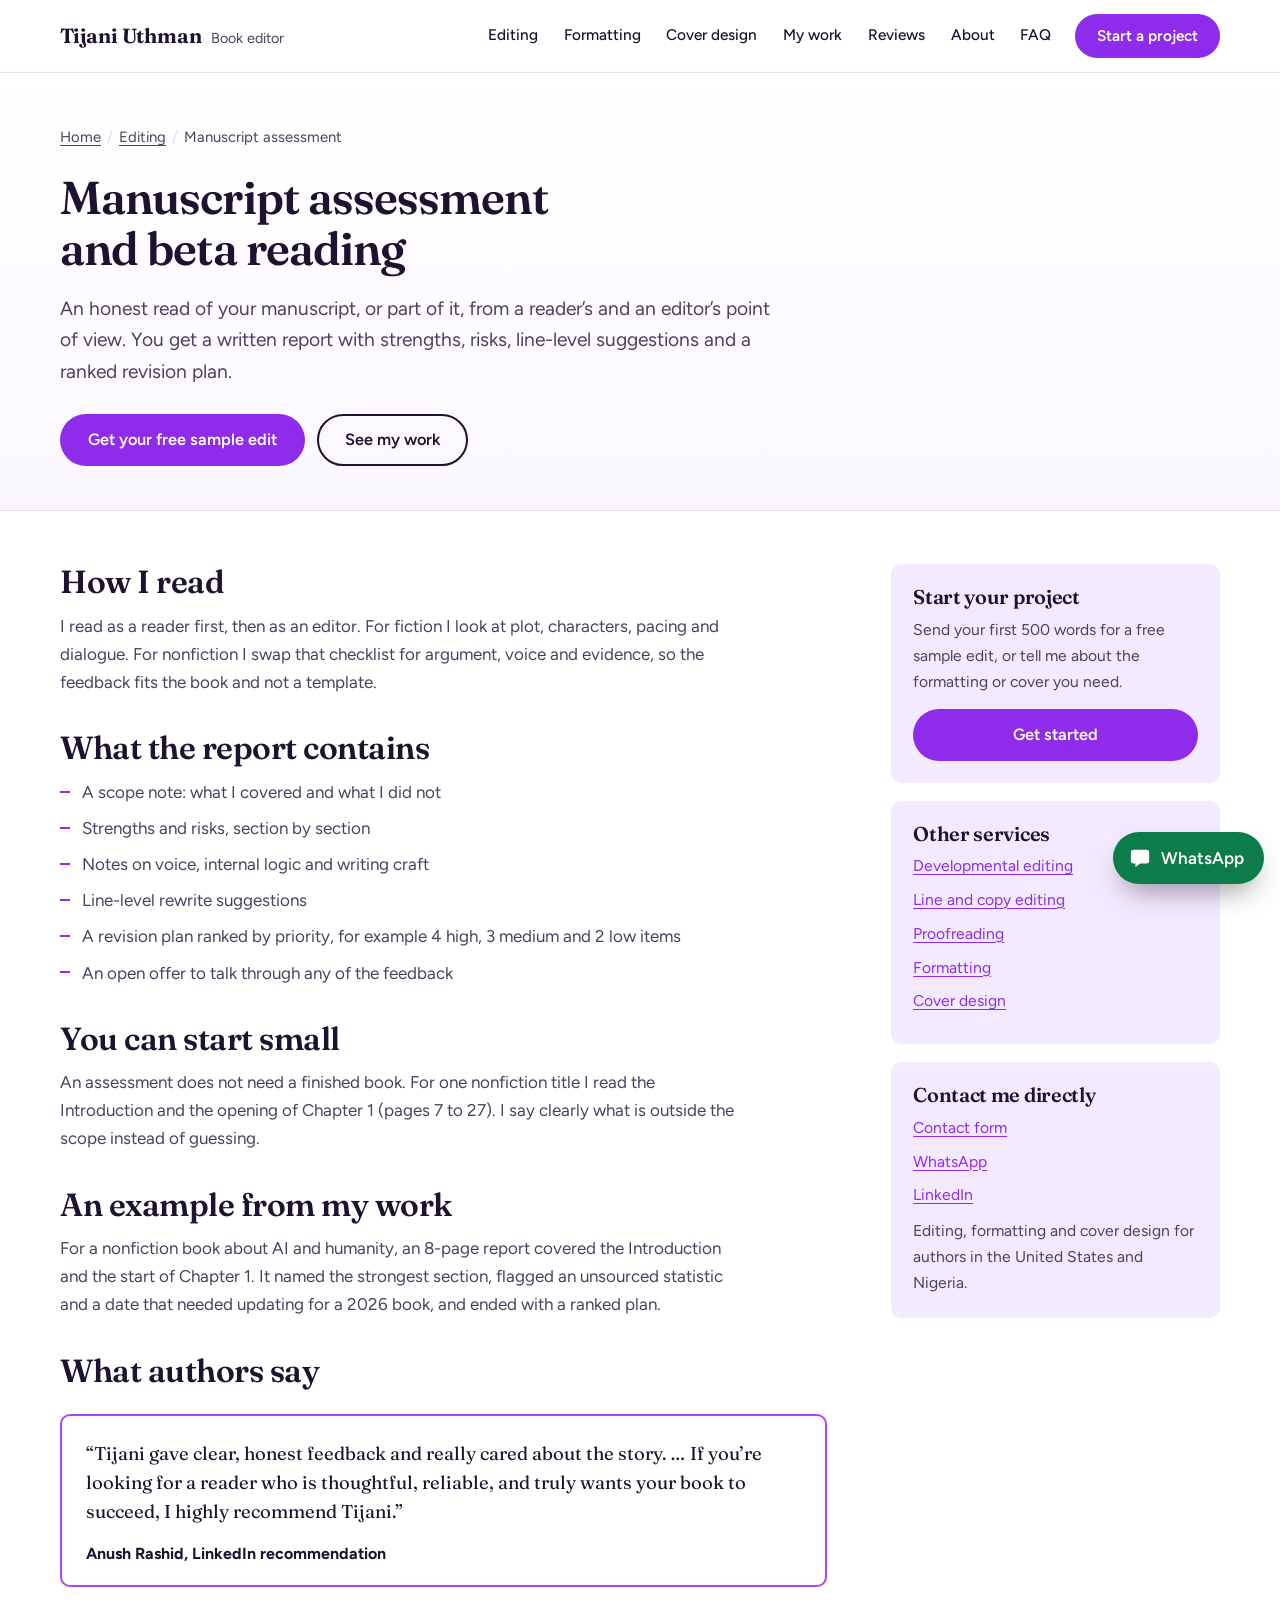
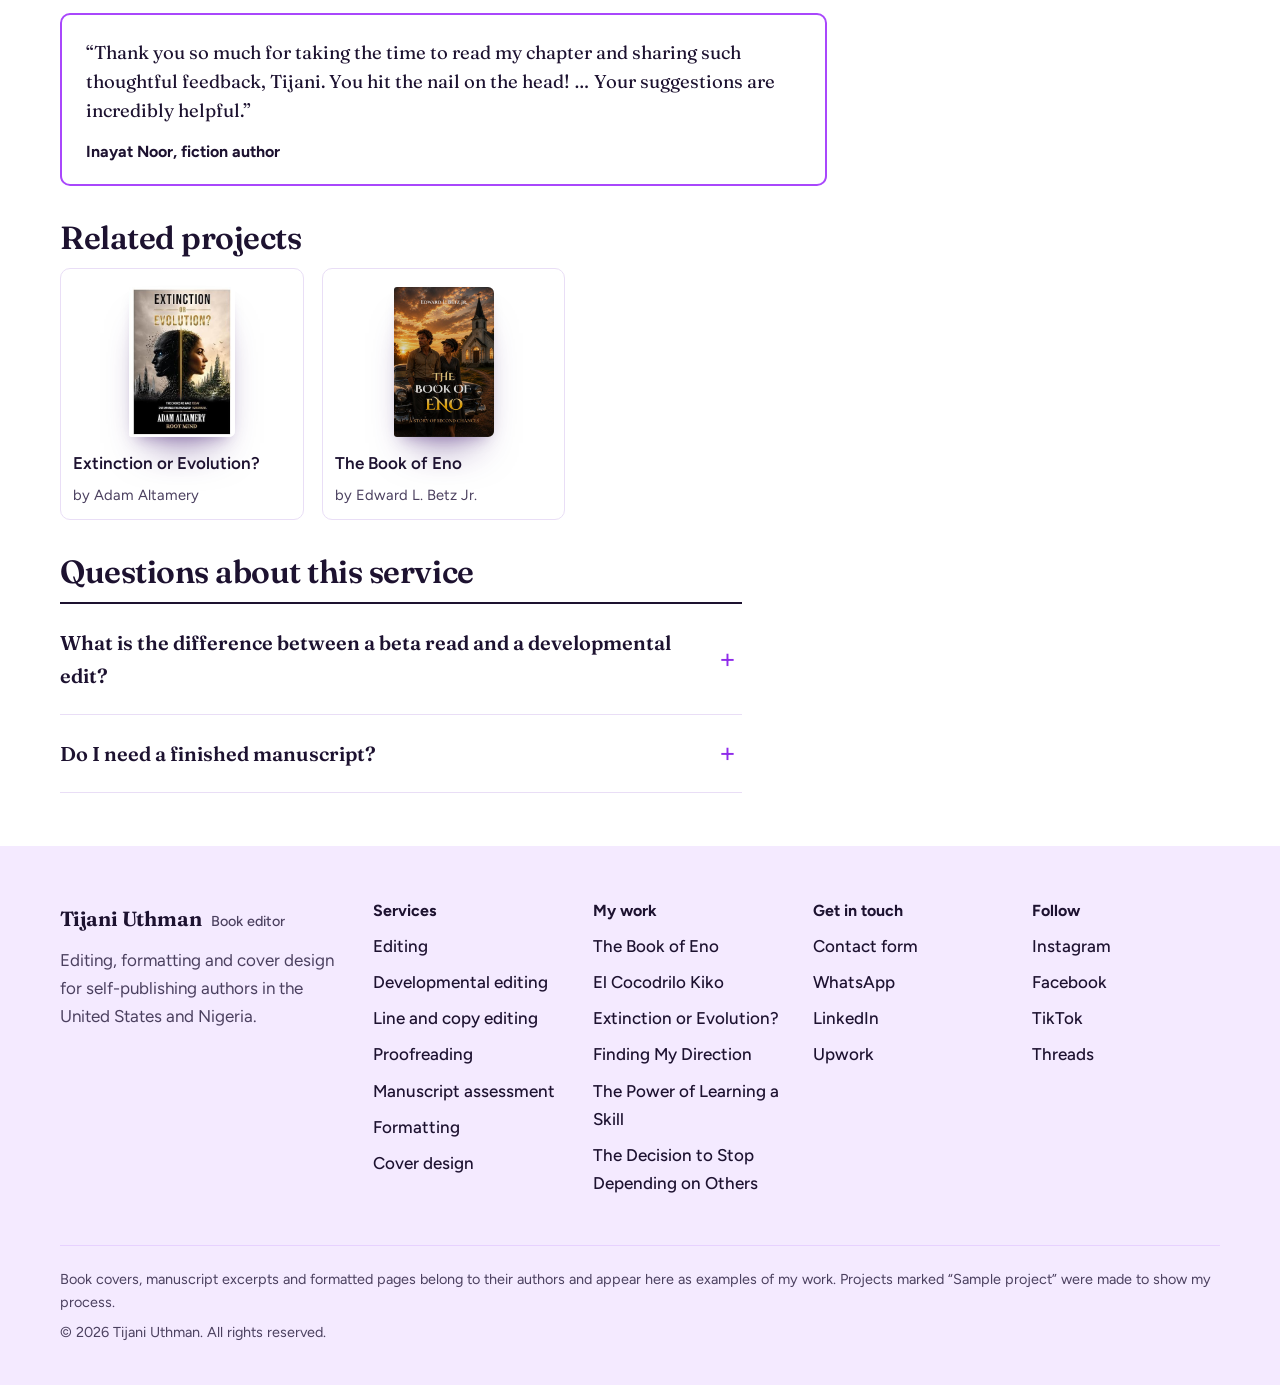
<file: manuscript.html>
<!doctype html>
<html lang="en">
<head>
<meta charset="utf-8">
<meta name="viewport" content="width=device-width, initial-scale=1">
<title>Manuscript assessment and beta reading | Tijani Uthman</title>
<meta name="description" content="An honest manuscript assessment or beta read for fiction and nonfiction: strengths, risks and a ranked revision plan. Free 500-word sample edit. Serving authors in the US and Nigeria.">
<meta name="robots" content="index, follow, max-image-preview:large">
<link rel="canonical" href="https://YOUR-DOMAIN.com/manuscript.html">
<meta name="theme-color" content="#A947FC">
<meta property="og:type" content="website">
<meta property="og:site_name" content="Tijani Uthman, Book Editor">
<meta property="og:locale" content="en_US">
<meta property="og:title" content="Manuscript assessment and beta reading | Tijani Uthman">
<meta property="og:description" content="An honest manuscript assessment or beta read for fiction and nonfiction: strengths, risks and a ranked revision plan. Free 500-word sample edit. Serving authors in the US and Nigeria.">
<meta property="og:url" content="https://YOUR-DOMAIN.com/manuscript.html">
<meta property="og:image" content="https://YOUR-DOMAIN.com/og-image.jpg">
<meta name="twitter:card" content="summary_large_image">
<meta name="twitter:title" content="Manuscript assessment and beta reading | Tijani Uthman">
<meta name="twitter:description" content="An honest manuscript assessment or beta read for fiction and nonfiction: strengths, risks and a ranked revision plan. Free 500-word sample edit. Serving authors in the US and Nigeria.">
<meta name="twitter:image" content="https://YOUR-DOMAIN.com/og-image.jpg">
<link rel="icon" href="data:image/svg+xml,%3Csvg xmlns='http://www.w3.org/2000/svg' viewBox='0 0 64 64'%3E%3Crect width='64' height='64' rx='14' fill='%23A947FC'/%3E%3Cpath d='M18 20h28v7h-10.5v21h-7V27H18z' fill='%23fff'/%3E%3C/svg%3E">
<link rel="preconnect" href="https://fonts.googleapis.com">
<link rel="preconnect" href="https://fonts.gstatic.com" crossorigin>
<link href="https://fonts.googleapis.com/css2?family=Figtree:wght@400;500;600;700&family=Fraunces:ital,opsz,wght@0,9..144,400..700;1,9..144,400..600&display=swap" rel="stylesheet">
<link rel="stylesheet" href="site.css">
<script type="application/ld+json">
{
  "@context": "https://schema.org",
  "@graph": [
    {
      "@type": "BreadcrumbList",
      "itemListElement": [
        {
          "@type": "ListItem",
          "position": 1,
          "name": "Home",
          "item": "https://YOUR-DOMAIN.com/"
        },
        {
          "@type": "ListItem",
          "position": 2,
          "name": "Editing",
          "item": "https://YOUR-DOMAIN.com/editing.html"
        },
        {
          "@type": "ListItem",
          "position": 3,
          "name": "Manuscript assessment"
        }
      ]
    },
    {
      "@type": "Service",
      "@id": "https://YOUR-DOMAIN.com/manuscript.html#service",
      "name": "Manuscript assessment and beta reading",
      "description": "An honest manuscript assessment or beta read for fiction and nonfiction: strengths, risks and a ranked revision plan. Free 500-word sample edit. Serving authors in the US and Nigeria.",
      "url": "https://YOUR-DOMAIN.com/manuscript.html",
      "provider": {
        "@id": "https://YOUR-DOMAIN.com/#business"
      },
      "areaServed": [
        {
          "@type": "Country",
          "name": "United States"
        },
        {
          "@type": "Country",
          "name": "Nigeria"
        }
      ],
      "serviceType": "Manuscript assessment and beta reading"
    },
    {
      "@type": "FAQPage",
      "mainEntity": [
        {
          "@type": "Question",
          "name": "What is the difference between a beta read and a developmental edit?",
          "acceptedAnswer": {
            "@type": "Answer",
            "text": "A beta read tells you how the book works for a reader: what lands, what drags and what to fix first. A developmental edit goes deeper, with chapter-by-chapter notes and guidance on structure. Many authors start with an assessment, then decide."
          }
        },
        {
          "@type": "Question",
          "name": "Do I need a finished manuscript?",
          "acceptedAnswer": {
            "@type": "Answer",
            "text": "No. I can read an introduction, a few chapters or the whole book. The report states exactly what was covered."
          }
        }
      ]
    }
  ]
}
</script>
</head>
<body>
<a class="skip" href="#main">Skip to content</a>
<header class="site-header">
  <div class="wrap nav">
    <a class="brand" href="index.html" aria-label="Tijani Uthman, book editor. Home">
      <span class="brand-name">Tijani Uthman</span>
      <span class="brand-role">Book editor</span>
    </a>
    <button class="menu-btn" id="menuBtn" aria-expanded="false" aria-controls="navLinks">Menu</button>
    <nav class="nav-links" id="navLinks" aria-label="Main">
      <a href="editing.html">Editing</a>
      <a href="formatting.html">Formatting</a>
      <a href="cover-design.html">Cover design</a>
      <a href="index.html#work">My work</a>
      <a href="index.html#reviews">Reviews</a>
      <a href="index.html#about">About</a>
      <a href="index.html#faq">FAQ</a>
      <a class="btn btn-primary" href="index.html#free-sample">Start a project</a>
    </nav>
  </div>
</header>
<main id="main">
<section class="page-hero">
  <div class="wrap">
    <nav class="crumbs" aria-label="Breadcrumb"><ol><li><a href="index.html">Home</a></li><li><a href="editing.html">Editing</a></li><li aria-current="page">Manuscript assessment</li></ol></nav>
    <h1 class="h-lg">Manuscript assessment and beta reading</h1>
    <p class="lead">An honest read of your manuscript, or part of it, from a reader’s and an editor’s point of view. You get a written report with strengths, risks, line-level suggestions and a ranked revision plan.</p>
    <div class="cta-row"><a class="btn btn-primary" href="index.html#free-sample">Get your free sample edit</a><a class="btn btn-ghost" href="index.html#work">See my work</a></div>
  </div>
</section>
<div class="wrap page-body">
  <article class="prose">
    <h2>How I read</h2><p>I read as a reader first, then as an editor. For fiction I look at plot, characters, pacing and dialogue. For nonfiction I swap that checklist for argument, voice and evidence, so the feedback fits the book and not a template.</p>
    <h2>What the report contains</h2><ul class="list"><li>A scope note: what I covered and what I did not</li><li>Strengths and risks, section by section</li><li>Notes on voice, internal logic and writing craft</li><li>Line-level rewrite suggestions</li><li>A revision plan ranked by priority, for example 4 high, 3 medium and 2 low items</li><li>An open offer to talk through any of the feedback</li></ul>
    <h2>You can start small</h2><p>An assessment does not need a finished book. For one nonfiction title I read the Introduction and the opening of Chapter 1 (pages 7 to 27). I say clearly what is outside the scope instead of guessing.</p>
    <h2>An example from my work</h2><p>For a nonfiction book about AI and humanity, an 8-page report covered the Introduction and the start of Chapter 1. It named the strongest section, flagged an unsourced statistic and a date that needed updating for a 2026 book, and ended with a ranked plan.</p>
    <h2>What authors say</h2><figure class="quote feature"><blockquote>“Tijani gave clear, honest feedback and really cared about the story. … If you’re looking for a reader who is thoughtful, reliable, and truly wants your book to succeed, I highly recommend Tijani.”</blockquote><footer><b>Anush Rashid, LinkedIn recommendation</b></footer></figure><figure class="quote feature"><blockquote>“Thank you so much for taking the time to read my chapter and sharing such thoughtful feedback, Tijani. You hit the nail on the head! … Your suggestions are incredibly helpful.”</blockquote><footer><b>Inayat Noor, fiction author</b></footer></figure>
    <h2>Related projects</h2>
    <div class="related"><a href="extinctionorevolution.html"><img src="extinction-or-evolution.jpg" alt="" loading="lazy">Extinction or Evolution?<span>by Adam Altamery</span></a><a href="bookofeno.html"><img src="book-of-eno.jpg" alt="" loading="lazy">The Book of Eno<span>by Edward L. Betz Jr.</span></a></div>
    <h2>Questions about this service</h2>
    <div class="faq faq-mini">
      <details><summary>What is the difference between a beta read and a developmental edit?</summary><div class="ans">A beta read tells you how the book works for a reader: what lands, what drags and what to fix first. A developmental edit goes deeper, with chapter-by-chapter notes and guidance on structure. Many authors start with an assessment, then decide.</div></details>
      <details><summary>Do I need a finished manuscript?</summary><div class="ans">No. I can read an introduction, a few chapters or the whole book. The report states exactly what was covered.</div></details>
    </div>
  </article>
  <aside class="side">
        <div class="side-card">
          <h2>Start your project</h2>
          <p>Send your first 500 words for a free sample edit, or tell me about the formatting or cover you need.</p>
          <a class="btn btn-primary" href="index.html#free-sample">Get started</a>
        </div>
        <div class="side-card"><h2>Other services</h2><ul><li><a href="developmentalediting.html">Developmental editing</a></li><li><a href="lineandcopyediting.html">Line and copy editing</a></li><li><a href="proofreading.html">Proofreading</a></li><li><a href="formatting.html">Formatting</a></li><li><a href="cover-design.html">Cover design</a></li></ul></div>
        <div class="side-card">
          <h2>Contact me directly</h2>
          <ul><li><a href="index.html#free-sample">Contact form</a></li><li><a href="https://wa.me/2348136720953" target="_blank" rel="noopener">WhatsApp</a></li><li><a href="https://www.linkedin.com/in/tijani-uthman/" target="_blank" rel="noopener">LinkedIn</a></li></ul>
          <p style="margin:10px 0 0">Editing, formatting and cover design for authors in the United States and Nigeria.</p>
        </div>
      </aside>
</div>
</main>
<footer class="footer">
  <div class="wrap">
    <div class="foot-grid">
      <div class="foot-brand">
        <a class="brand" href="index.html"><span class="brand-name">Tijani Uthman</span><span class="brand-role">Book editor</span></a>
        <p>Editing, formatting and cover design for self-publishing authors in the United States and Nigeria.</p>
      </div>
      <div>
        <h2>Services</h2>
        <ul>
          <li><a href="editing.html">Editing</a></li>
          <li><a href="developmentalediting.html">Developmental editing</a></li>
          <li><a href="lineandcopyediting.html">Line and copy editing</a></li>
          <li><a href="proofreading.html">Proofreading</a></li>
          <li><a href="manuscript.html">Manuscript assessment</a></li>
          <li><a href="formatting.html">Formatting</a></li>
          <li><a href="cover-design.html">Cover design</a></li>
        </ul>
      </div>
      <div>
        <h2>My work</h2>
        <ul>
          <li><a href="bookofeno.html">The Book of Eno</a></li>
          <li><a href="elcocodrilokiko.html">El Cocodrilo Kiko</a></li>
          <li><a href="extinctionorevolution.html">Extinction or Evolution?</a></li>
          <li><a href="findingmydirection.html">Finding My Direction</a></li>
          <li><a href="power.html">The Power of Learning a Skill</a></li>
          <li><a href="decision-to-stop-depending-on-others.html">The Decision to Stop Depending on Others</a></li>
        </ul>
      </div>
      <div>
        <h2>Get in touch</h2>
        <ul>
          <li><a href="index.html#free-sample">Contact form</a></li>
          <li><a href="https://wa.me/2348136720953" target="_blank" rel="noopener">WhatsApp</a></li>
          <li><a href="https://www.linkedin.com/in/tijani-uthman/" target="_blank" rel="noopener">LinkedIn</a></li>
          <li><a href="https://www.upwork.com/freelancers/~017abd9644334bde1f?mp_source=share" target="_blank" rel="noopener">Upwork</a></li>
        </ul>
      </div>
      <div>
        <h2>Follow</h2>
        <ul>
          <li><a href="https://www.instagram.com/tijaniuthmanopeyemi32/" target="_blank" rel="noopener">Instagram</a></li>
          <li><a href="https://www.facebook.com/profile.php?id=100084764225267" target="_blank" rel="noopener">Facebook</a></li>
          <li><a href="https://www.tiktok.com/@uthmantijani32" target="_blank" rel="noopener">TikTok</a></li>
          <li><a href="https://www.threads.com/@tijaniuthmanopeyemi32" target="_blank" rel="noopener">Threads</a></li>
        </ul>
      </div>
    </div>
    <div class="legal">
      <p>Book covers, manuscript excerpts and formatted pages belong to their authors and appear here as examples of my work. Projects marked “Sample project” were made to show my process.</p>
      <p>© 2026 Tijani Uthman. All rights reserved.</p>
    </div>
  </div>
</footer>
<a class="float-wa" href="https://wa.me/2348136720953?text=Hi%20Tijani%2C%20I%27d%20like%20to%20talk%20about%20my%20book." target="_blank" rel="noopener" aria-label="Chat with Tijani on WhatsApp">
  <svg viewBox="0 0 24 24" aria-hidden="true"><path d="M5 3h14a3 3 0 0 1 3 3v9a3 3 0 0 1-3 3h-7l-5 4v-4H5a3 3 0 0 1-3-3V6a3 3 0 0 1 3-3z"/></svg>
  <span>WhatsApp</span>
</a>
<script src="common.js" defer></script>
</body>
</html>
</file>
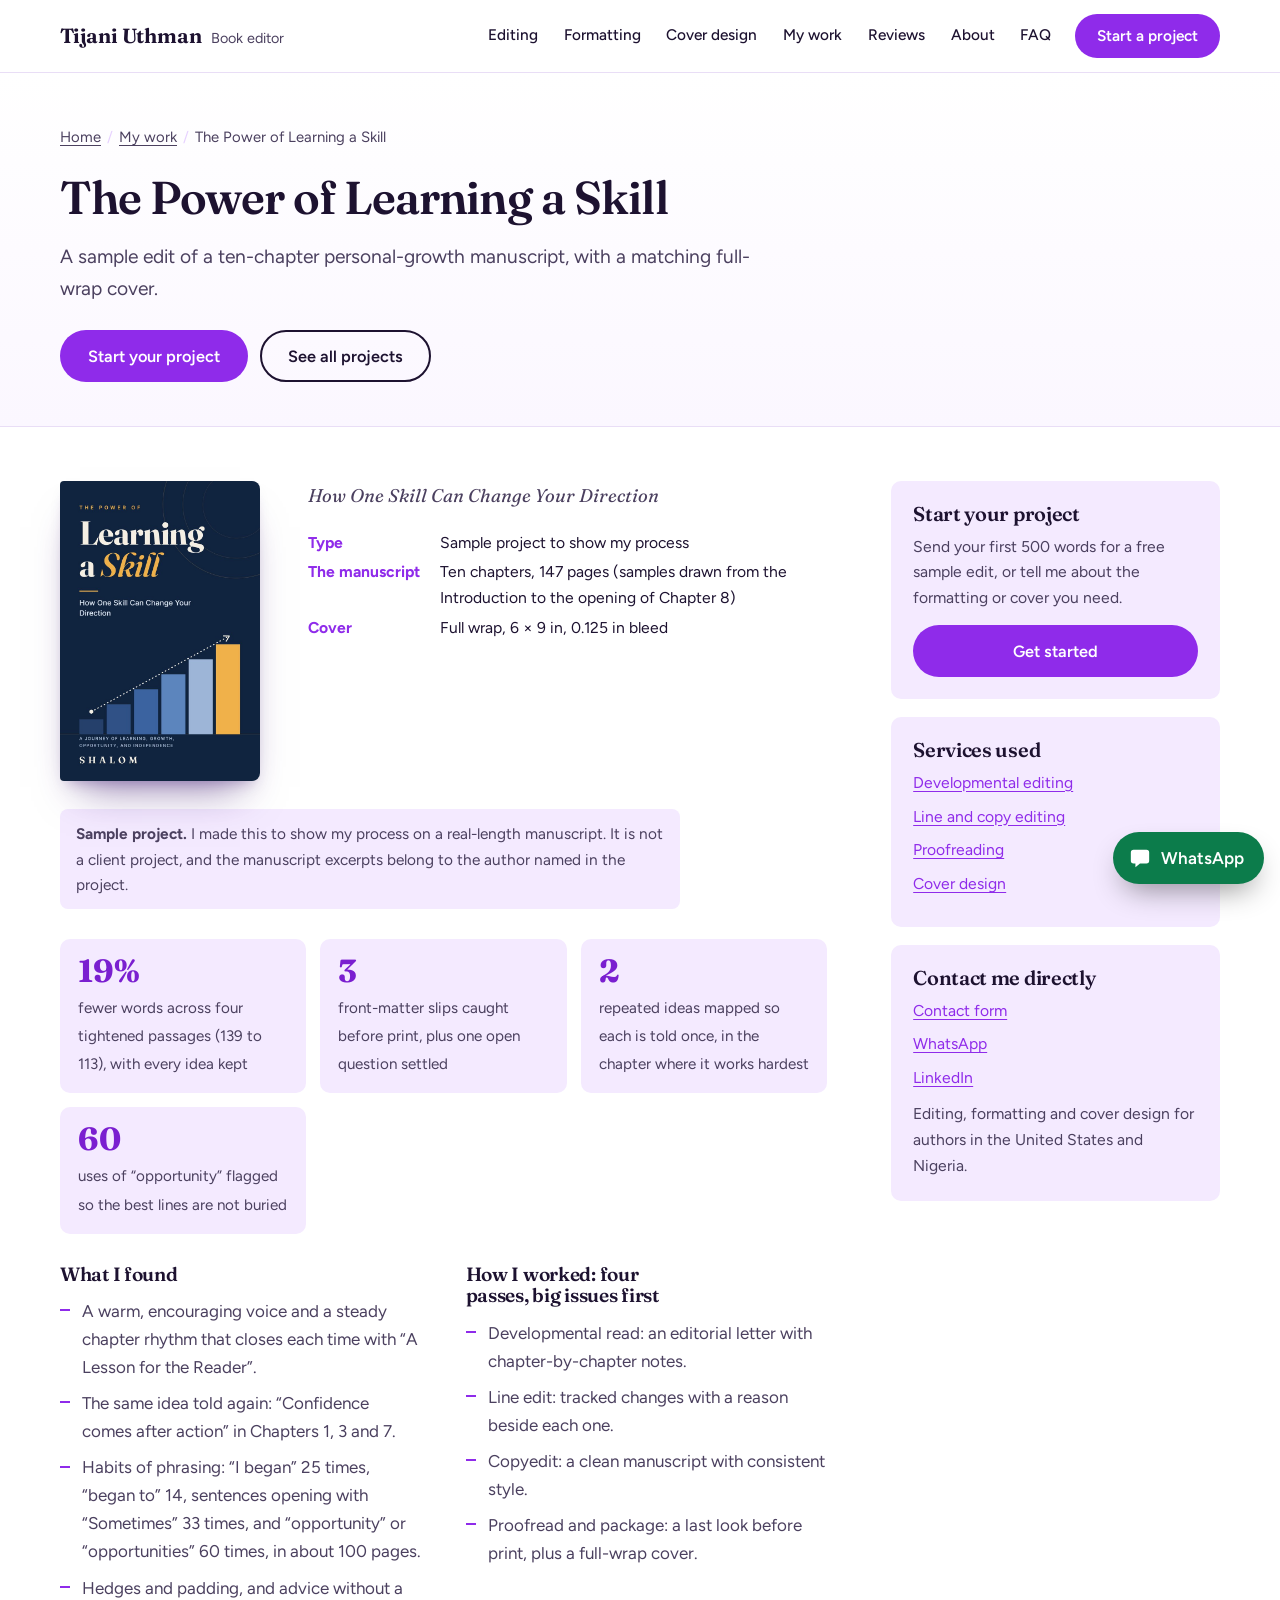
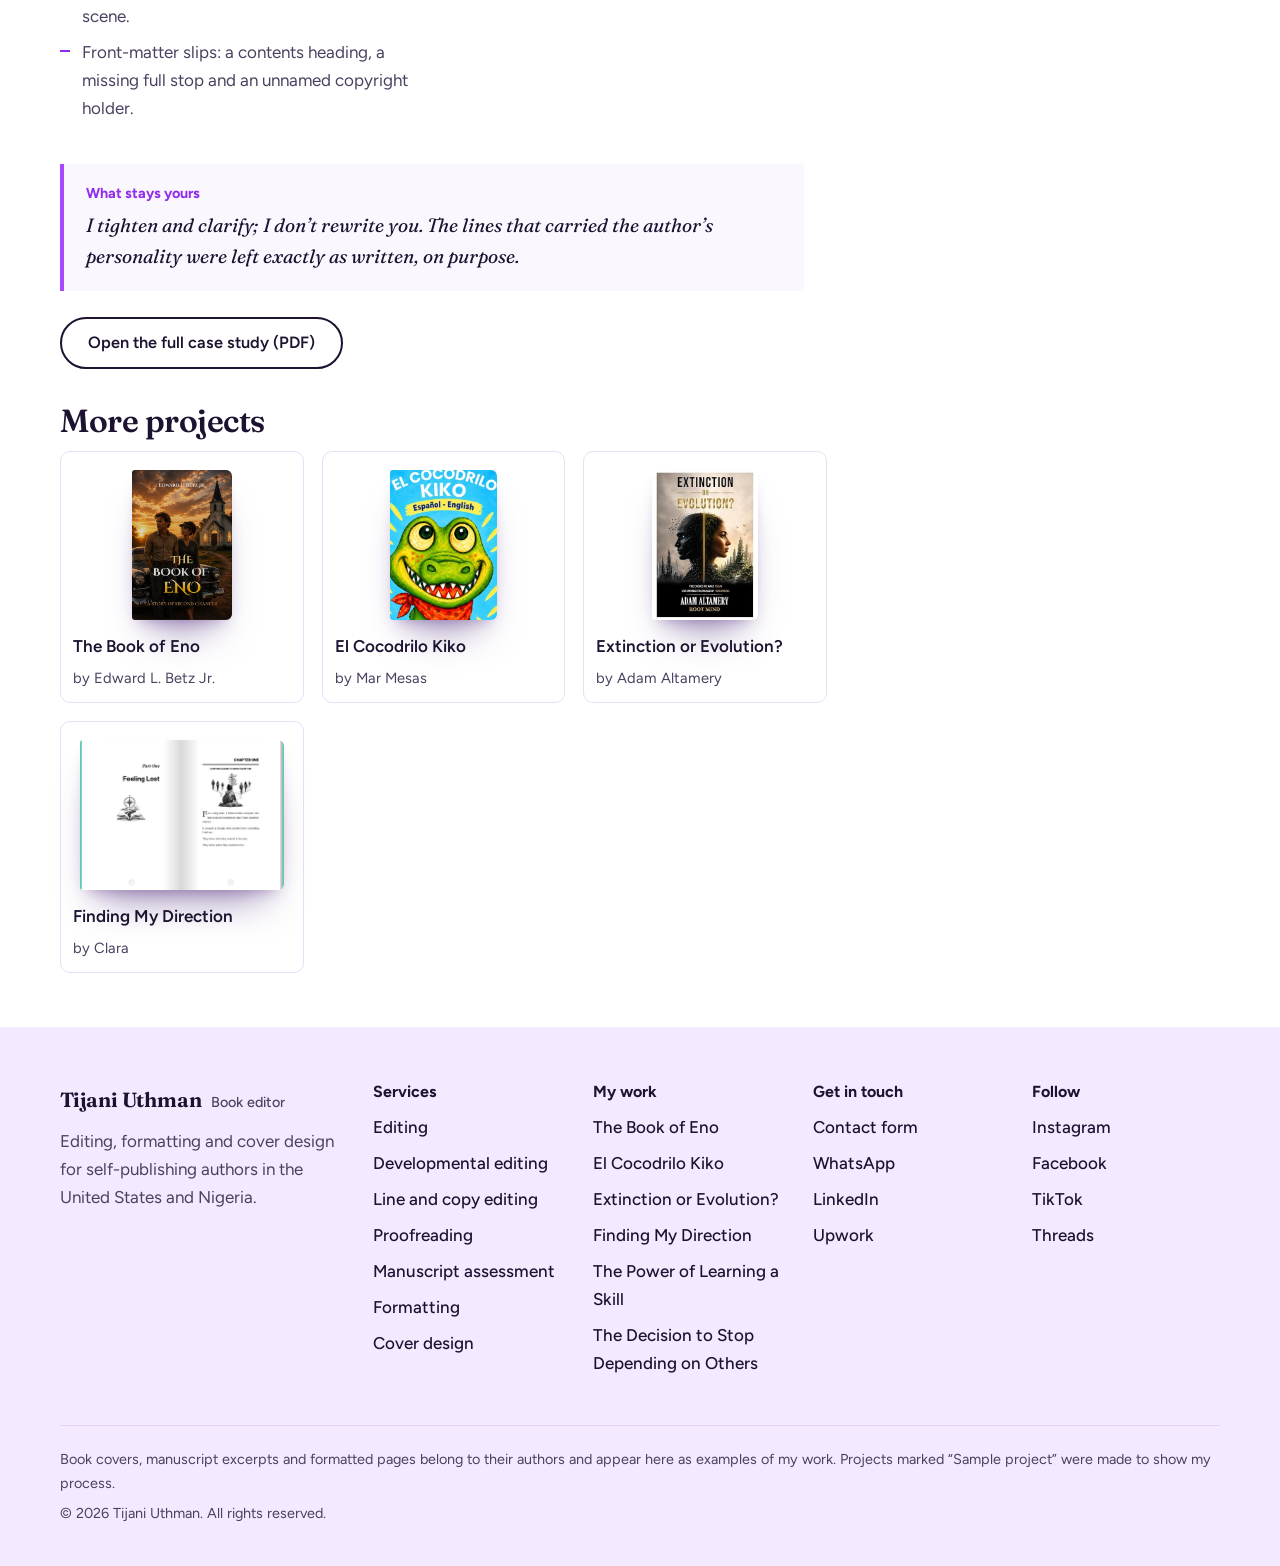
<file: power.html>
<!doctype html>
<html lang="en">
<head>
<meta charset="utf-8">
<meta name="viewport" content="width=device-width, initial-scale=1">
<title>The Power of Learning a Skill: sample edit and cover | Tijani Uthman</title>
<meta name="description" content="Sample project: four editing passes and a full-wrap cover for a ten-chapter personal-growth manuscript, with annotated tracked-change examples.">
<meta name="robots" content="index, follow, max-image-preview:large">
<link rel="canonical" href="https://YOUR-DOMAIN.com/power.html">
<meta name="theme-color" content="#A947FC">
<meta property="og:type" content="website">
<meta property="og:site_name" content="Tijani Uthman, Book Editor">
<meta property="og:locale" content="en_US">
<meta property="og:title" content="The Power of Learning a Skill: sample edit and cover | Tijani Uthman">
<meta property="og:description" content="Sample project: four editing passes and a full-wrap cover for a ten-chapter personal-growth manuscript, with annotated tracked-change examples.">
<meta property="og:url" content="https://YOUR-DOMAIN.com/power.html">
<meta property="og:image" content="https://YOUR-DOMAIN.com/power-of-learning-a-skill.jpg">
<meta name="twitter:card" content="summary_large_image">
<meta name="twitter:title" content="The Power of Learning a Skill: sample edit and cover | Tijani Uthman">
<meta name="twitter:description" content="Sample project: four editing passes and a full-wrap cover for a ten-chapter personal-growth manuscript, with annotated tracked-change examples.">
<meta name="twitter:image" content="https://YOUR-DOMAIN.com/power-of-learning-a-skill.jpg">
<link rel="icon" href="data:image/svg+xml,%3Csvg xmlns='http://www.w3.org/2000/svg' viewBox='0 0 64 64'%3E%3Crect width='64' height='64' rx='14' fill='%23A947FC'/%3E%3Cpath d='M18 20h28v7h-10.5v21h-7V27H18z' fill='%23fff'/%3E%3C/svg%3E">
<link rel="preconnect" href="https://fonts.googleapis.com">
<link rel="preconnect" href="https://fonts.gstatic.com" crossorigin>
<link href="https://fonts.googleapis.com/css2?family=Figtree:wght@400;500;600;700&family=Fraunces:ital,opsz,wght@0,9..144,400..700;1,9..144,400..600&display=swap" rel="stylesheet">
<link rel="stylesheet" href="site.css">
<script type="application/ld+json">
{
  "@context": "https://schema.org",
  "@graph": [
    {
      "@type": "BreadcrumbList",
      "itemListElement": [
        {
          "@type": "ListItem",
          "position": 1,
          "name": "Home",
          "item": "https://YOUR-DOMAIN.com/"
        },
        {
          "@type": "ListItem",
          "position": 2,
          "name": "My work",
          "item": "https://YOUR-DOMAIN.com/index.html#work"
        },
        {
          "@type": "ListItem",
          "position": 3,
          "name": "The Power of Learning a Skill"
        }
      ]
    },
    {
      "@type": "WebPage",
      "@id": "https://YOUR-DOMAIN.com/power.html",
      "url": "https://YOUR-DOMAIN.com/power.html",
      "name": "The Power of Learning a Skill: sample edit and cover",
      "description": "Sample project: four editing passes and a full-wrap cover for a ten-chapter personal-growth manuscript, with annotated tracked-change examples.",
      "inLanguage": "en",
      "isPartOf": {
        "@id": "https://YOUR-DOMAIN.com/#website"
      },
      "about": {
        "@id": "https://YOUR-DOMAIN.com/#business"
      },
      "primaryImageOfPage": "https://YOUR-DOMAIN.com/power-of-learning-a-skill.jpg"
    }
  ]
}
</script>
</head>
<body>
<a class="skip" href="#main">Skip to content</a>
<header class="site-header">
  <div class="wrap nav">
    <a class="brand" href="index.html" aria-label="Tijani Uthman, book editor. Home">
      <span class="brand-name">Tijani Uthman</span>
      <span class="brand-role">Book editor</span>
    </a>
    <button class="menu-btn" id="menuBtn" aria-expanded="false" aria-controls="navLinks">Menu</button>
    <nav class="nav-links" id="navLinks" aria-label="Main">
      <a href="editing.html">Editing</a>
      <a href="formatting.html">Formatting</a>
      <a href="cover-design.html">Cover design</a>
      <a href="index.html#work">My work</a>
      <a href="index.html#reviews">Reviews</a>
      <a href="index.html#about">About</a>
      <a href="index.html#faq">FAQ</a>
      <a class="btn btn-primary" href="index.html#free-sample">Start a project</a>
    </nav>
  </div>
</header>
<main id="main">
<section class="page-hero">
  <div class="wrap">
    <nav class="crumbs" aria-label="Breadcrumb"><ol><li><a href="index.html">Home</a></li><li><a href="index.html#work">My work</a></li><li aria-current="page">The Power of Learning a Skill</li></ol></nav>
    <h1 class="h-lg">The Power of Learning a Skill</h1>
    <p class="lead">A sample edit of a ten-chapter personal-growth manuscript, with a matching full-wrap cover.</p>
    <div class="cta-row"><a class="btn btn-primary" href="index.html#free-sample">Start your project</a><a class="btn btn-ghost" href="index.html#work">See all projects</a></div>
  </div>
</section>
<div class="wrap page-body case-page">
  <article class="prose">
    <div class="case-head"><img src="power-of-learning-a-skill.jpg" alt="Sample cover of The Power of Learning a Skill" width="200"><div><p class="case-sub">How One Skill Can Change Your Direction</p><dl class="facts"><dt>Type</dt><dd>Sample project to show my process</dd><dt>The manuscript</dt><dd>Ten chapters, 147 pages (samples drawn from the Introduction to the opening of Chapter 8)</dd><dt>Cover</dt><dd>Full wrap, 6 × 9 in, 0.125 in bleed</dd></dl></div></div><p class="sample-flag"><b>Sample project.</b> I made this to show my process on a real-length manuscript. It is not a client project, and the manuscript excerpts belong to the author named in the project.</p><div class="stats"><div class="stat"><b>19%</b><span>fewer words across four tightened passages (139 to 113), with every idea kept</span></div><div class="stat"><b>3</b><span>front-matter slips caught before print, plus one open question settled</span></div><div class="stat"><b>2</b><span>repeated ideas mapped so each is told once, in the chapter where it works hardest</span></div><div class="stat"><b>60</b><span>uses of “opportunity” flagged so the best lines are not buried</span></div></div><div class="case-cols"><div><h2>What I found</h2><ul class="list"><li>A warm, encouraging voice and a steady chapter rhythm that closes each time with “A Lesson for the Reader”.</li><li>The same idea told again: “Confidence comes after action” in Chapters 1, 3 and 7.</li><li>Habits of phrasing: “I began” 25 times, “began to” 14, sentences opening with “Sometimes” 33 times, and “opportunity” or “opportunities” 60 times, in about 100 pages.</li><li>Hedges and padding, and advice without a scene.</li><li>Front-matter slips: a contents heading, a missing full stop and an unnamed copyright holder.</li></ul></div><div><h2>How I worked: four passes, big issues first</h2><ul class="list"><li>Developmental read: an editorial letter with chapter-by-chapter notes.</li><li>Line edit: tracked changes with a reason beside each one.</li><li>Copyedit: a clean manuscript with consistent style.</li><li>Proofread and package: a last look before print, plus a full-wrap cover.</li></ul></div></div><div class="detail"><small>What stays yours</small>I tighten and clarify; I don’t rewrite you. The lines that carried the author’s personality were left exactly as written, on purpose.</div><p class="pdf-row"><a class="btn btn-ghost" href="power-of-learning-a-skill-case-study.pdf" target="_blank" rel="noopener">Open the full case study (PDF)</a></p>
    <h2>More projects</h2>
    <div class="related"><a href="bookofeno.html"><img src="book-of-eno.jpg" alt="" loading="lazy">The Book of Eno<span>by Edward L. Betz Jr.</span></a><a href="elcocodrilokiko.html"><img src="el-cocodrilo-kiko.jpg" alt="" loading="lazy">El Cocodrilo Kiko<span>by Mar Mesas</span></a><a href="extinctionorevolution.html"><img src="extinction-or-evolution.jpg" alt="" loading="lazy">Extinction or Evolution?<span>by Adam Altamery</span></a><a href="findingmydirection.html"><img src="finding-my-direction-after.jpg" alt="" loading="lazy">Finding My Direction<span>by Clara</span></a></div>
  </article>
  <aside class="side">
        <div class="side-card">
          <h2>Start your project</h2>
          <p>Send your first 500 words for a free sample edit, or tell me about the formatting or cover you need.</p>
          <a class="btn btn-primary" href="index.html#free-sample">Get started</a>
        </div>
        <div class="side-card"><h2>Services used</h2><ul><li><a href="developmentalediting.html">Developmental editing</a></li><li><a href="lineandcopyediting.html">Line and copy editing</a></li><li><a href="proofreading.html">Proofreading</a></li><li><a href="cover-design.html">Cover design</a></li></ul></div>
        <div class="side-card">
          <h2>Contact me directly</h2>
          <ul><li><a href="index.html#free-sample">Contact form</a></li><li><a href="https://wa.me/2348136720953" target="_blank" rel="noopener">WhatsApp</a></li><li><a href="https://www.linkedin.com/in/tijani-uthman/" target="_blank" rel="noopener">LinkedIn</a></li></ul>
          <p style="margin:10px 0 0">Editing, formatting and cover design for authors in the United States and Nigeria.</p>
        </div>
      </aside>
</div>
</main>
<footer class="footer">
  <div class="wrap">
    <div class="foot-grid">
      <div class="foot-brand">
        <a class="brand" href="index.html"><span class="brand-name">Tijani Uthman</span><span class="brand-role">Book editor</span></a>
        <p>Editing, formatting and cover design for self-publishing authors in the United States and Nigeria.</p>
      </div>
      <div>
        <h2>Services</h2>
        <ul>
          <li><a href="editing.html">Editing</a></li>
          <li><a href="developmentalediting.html">Developmental editing</a></li>
          <li><a href="lineandcopyediting.html">Line and copy editing</a></li>
          <li><a href="proofreading.html">Proofreading</a></li>
          <li><a href="manuscript.html">Manuscript assessment</a></li>
          <li><a href="formatting.html">Formatting</a></li>
          <li><a href="cover-design.html">Cover design</a></li>
        </ul>
      </div>
      <div>
        <h2>My work</h2>
        <ul>
          <li><a href="bookofeno.html">The Book of Eno</a></li>
          <li><a href="elcocodrilokiko.html">El Cocodrilo Kiko</a></li>
          <li><a href="extinctionorevolution.html">Extinction or Evolution?</a></li>
          <li><a href="findingmydirection.html">Finding My Direction</a></li>
          <li><a href="power.html">The Power of Learning a Skill</a></li>
          <li><a href="decision-to-stop-depending-on-others.html">The Decision to Stop Depending on Others</a></li>
        </ul>
      </div>
      <div>
        <h2>Get in touch</h2>
        <ul>
          <li><a href="index.html#free-sample">Contact form</a></li>
          <li><a href="https://wa.me/2348136720953" target="_blank" rel="noopener">WhatsApp</a></li>
          <li><a href="https://www.linkedin.com/in/tijani-uthman/" target="_blank" rel="noopener">LinkedIn</a></li>
          <li><a href="https://www.upwork.com/freelancers/~017abd9644334bde1f?mp_source=share" target="_blank" rel="noopener">Upwork</a></li>
        </ul>
      </div>
      <div>
        <h2>Follow</h2>
        <ul>
          <li><a href="https://www.instagram.com/tijaniuthmanopeyemi32/" target="_blank" rel="noopener">Instagram</a></li>
          <li><a href="https://www.facebook.com/profile.php?id=100084764225267" target="_blank" rel="noopener">Facebook</a></li>
          <li><a href="https://www.tiktok.com/@uthmantijani32" target="_blank" rel="noopener">TikTok</a></li>
          <li><a href="https://www.threads.com/@tijaniuthmanopeyemi32" target="_blank" rel="noopener">Threads</a></li>
        </ul>
      </div>
    </div>
    <div class="legal">
      <p>Book covers, manuscript excerpts and formatted pages belong to their authors and appear here as examples of my work. Projects marked “Sample project” were made to show my process.</p>
      <p>© 2026 Tijani Uthman. All rights reserved.</p>
    </div>
  </div>
</footer>
<a class="float-wa" href="https://wa.me/2348136720953?text=Hi%20Tijani%2C%20I%27d%20like%20to%20talk%20about%20my%20book." target="_blank" rel="noopener" aria-label="Chat with Tijani on WhatsApp">
  <svg viewBox="0 0 24 24" aria-hidden="true"><path d="M5 3h14a3 3 0 0 1 3 3v9a3 3 0 0 1-3 3h-7l-5 4v-4H5a3 3 0 0 1-3-3V6a3 3 0 0 1 3-3z"/></svg>
  <span>WhatsApp</span>
</a>
<script src="common.js" defer></script>
</body>
</html>
</file>
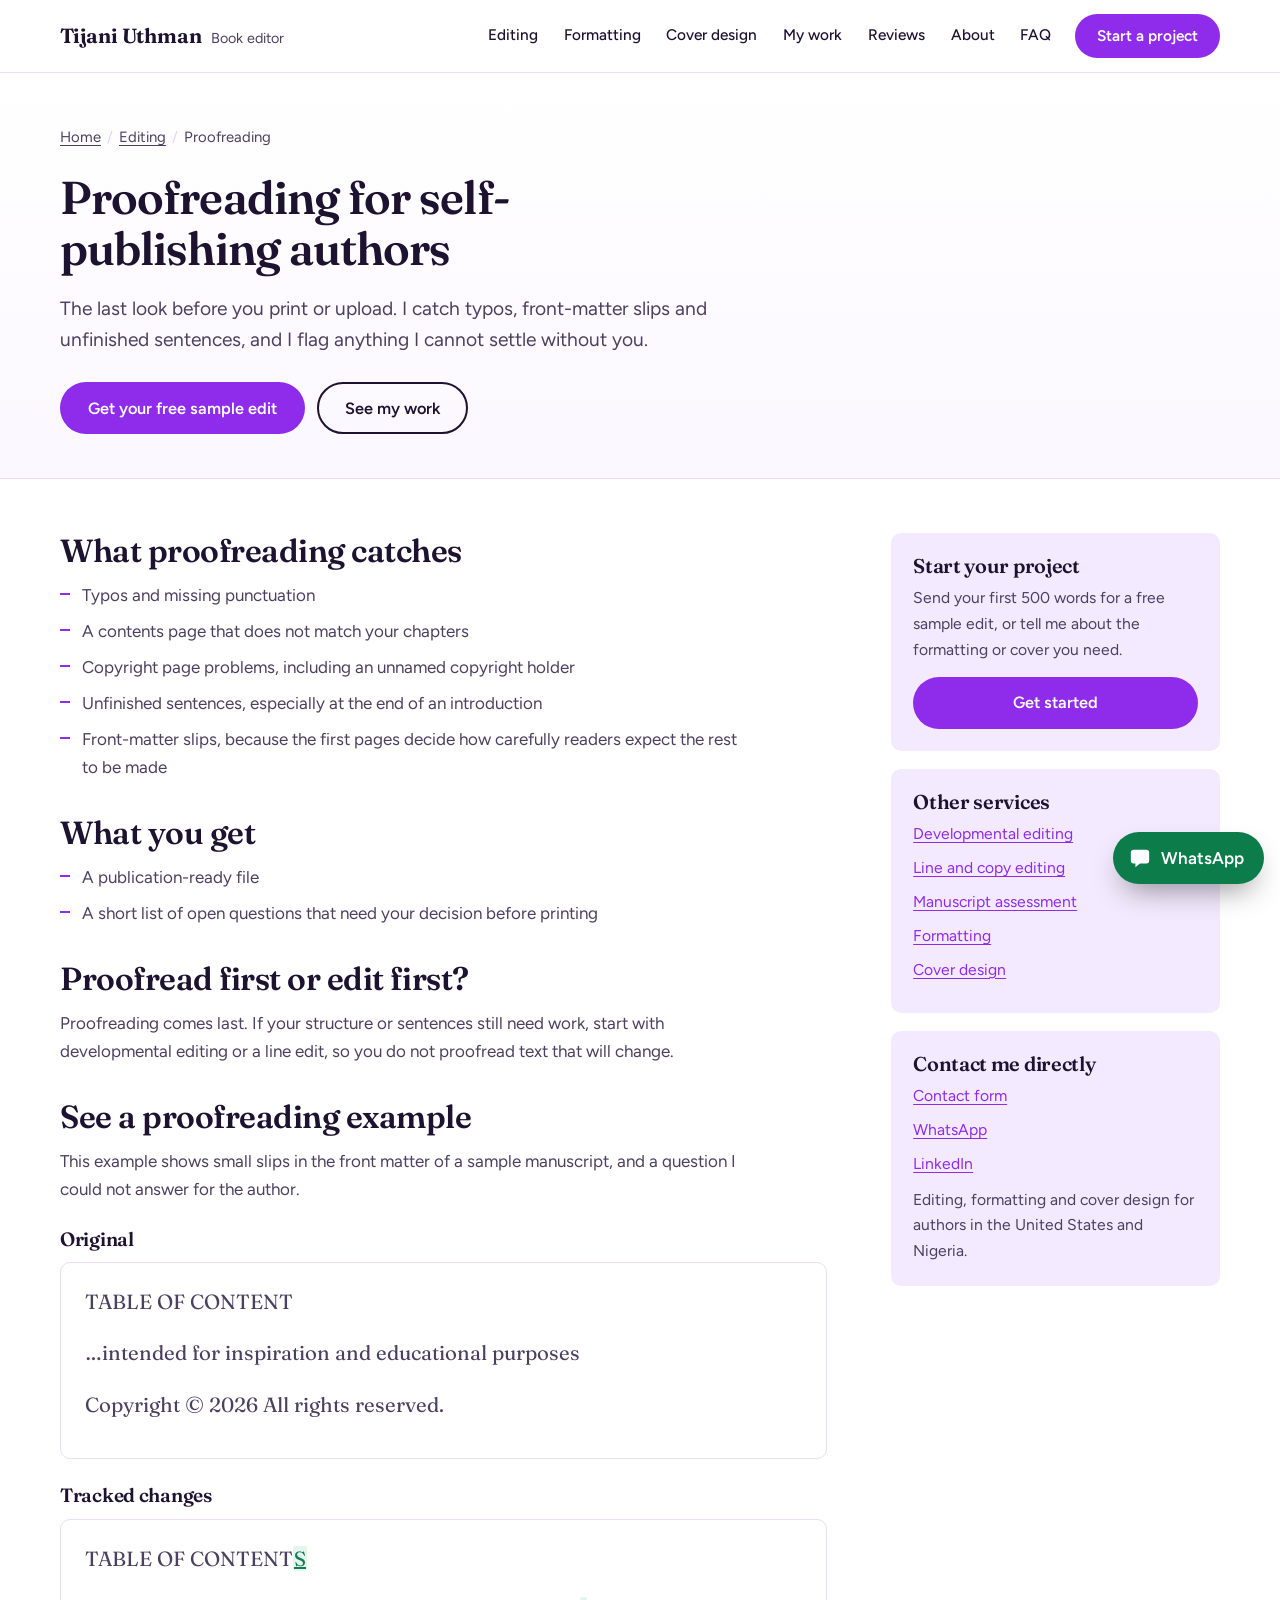
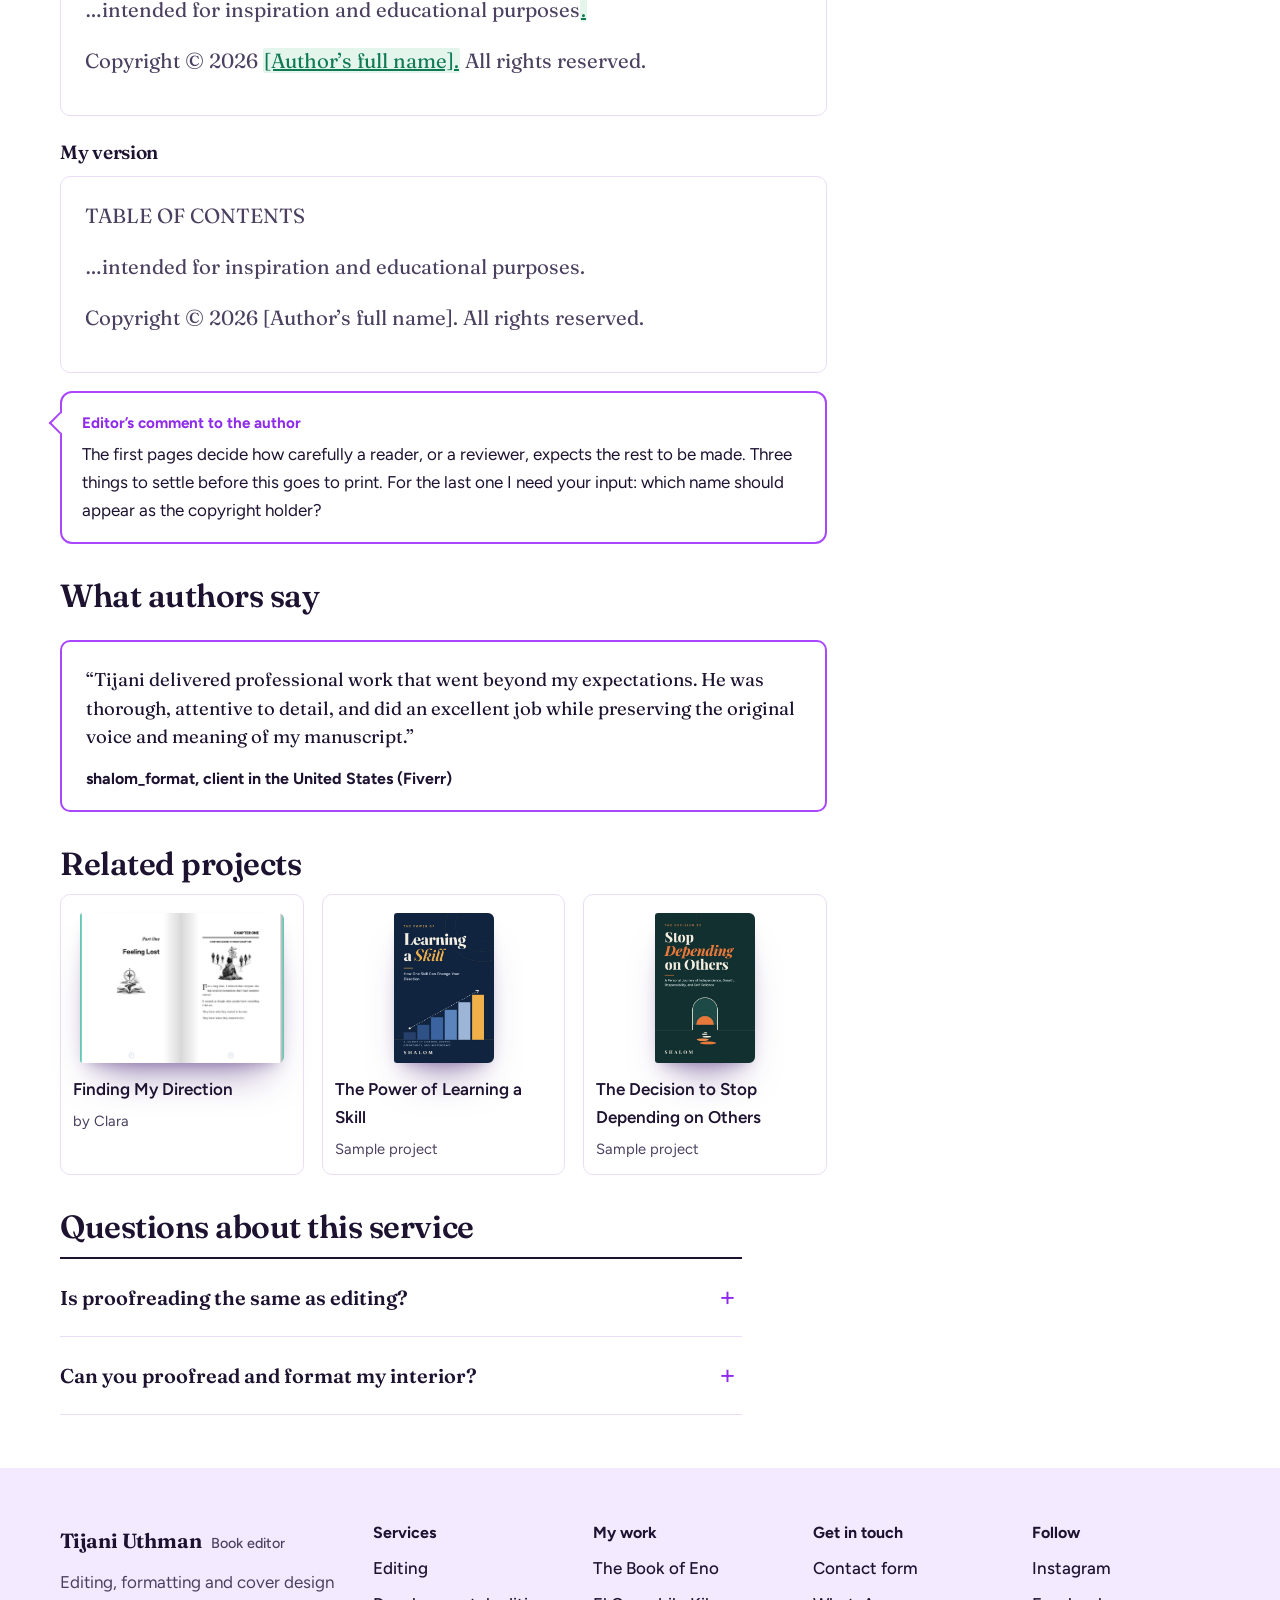
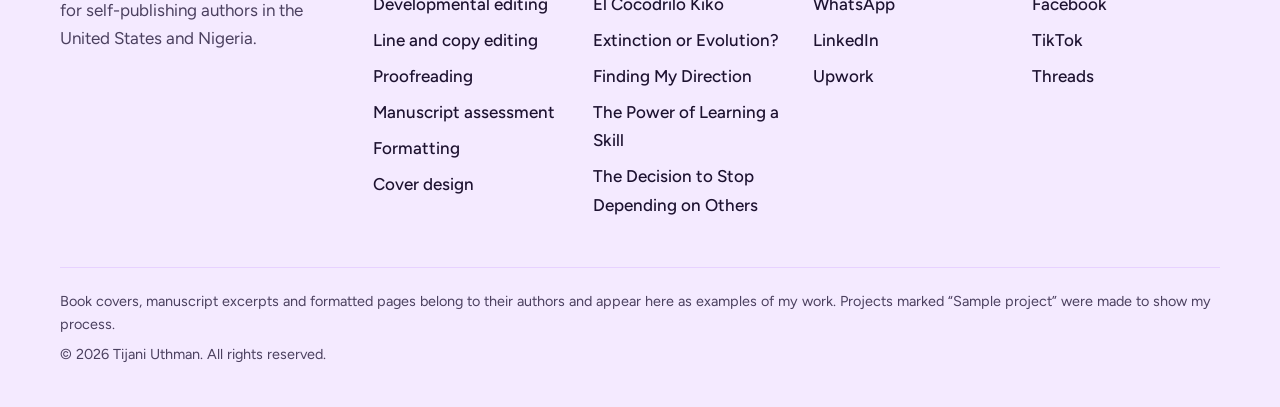
<file: proofreading.html>
<!doctype html>
<html lang="en">
<head>
<meta charset="utf-8">
<meta name="viewport" content="width=device-width, initial-scale=1">
<title>Proofreading for self-publishing authors | Tijani Uthman</title>
<meta name="description" content="Proofreading before you print or upload to Amazon KDP: typos, front-matter slips and unfinished sentences, with open questions flagged. Free 500-word sample edit. Serving authors in the US and Nigeria.">
<meta name="robots" content="index, follow, max-image-preview:large">
<link rel="canonical" href="https://YOUR-DOMAIN.com/proofreading.html">
<meta name="theme-color" content="#A947FC">
<meta property="og:type" content="website">
<meta property="og:site_name" content="Tijani Uthman, Book Editor">
<meta property="og:locale" content="en_US">
<meta property="og:title" content="Proofreading for self-publishing authors | Tijani Uthman">
<meta property="og:description" content="Proofreading before you print or upload to Amazon KDP: typos, front-matter slips and unfinished sentences, with open questions flagged. Free 500-word sample edit. Serving authors in the US and Nigeria.">
<meta property="og:url" content="https://YOUR-DOMAIN.com/proofreading.html">
<meta property="og:image" content="https://YOUR-DOMAIN.com/og-image.jpg">
<meta name="twitter:card" content="summary_large_image">
<meta name="twitter:title" content="Proofreading for self-publishing authors | Tijani Uthman">
<meta name="twitter:description" content="Proofreading before you print or upload to Amazon KDP: typos, front-matter slips and unfinished sentences, with open questions flagged. Free 500-word sample edit. Serving authors in the US and Nigeria.">
<meta name="twitter:image" content="https://YOUR-DOMAIN.com/og-image.jpg">
<link rel="icon" href="data:image/svg+xml,%3Csvg xmlns='http://www.w3.org/2000/svg' viewBox='0 0 64 64'%3E%3Crect width='64' height='64' rx='14' fill='%23A947FC'/%3E%3Cpath d='M18 20h28v7h-10.5v21h-7V27H18z' fill='%23fff'/%3E%3C/svg%3E">
<link rel="preconnect" href="https://fonts.googleapis.com">
<link rel="preconnect" href="https://fonts.gstatic.com" crossorigin>
<link href="https://fonts.googleapis.com/css2?family=Figtree:wght@400;500;600;700&family=Fraunces:ital,opsz,wght@0,9..144,400..700;1,9..144,400..600&display=swap" rel="stylesheet">
<link rel="stylesheet" href="site.css">
<script type="application/ld+json">
{
  "@context": "https://schema.org",
  "@graph": [
    {
      "@type": "BreadcrumbList",
      "itemListElement": [
        {
          "@type": "ListItem",
          "position": 1,
          "name": "Home",
          "item": "https://YOUR-DOMAIN.com/"
        },
        {
          "@type": "ListItem",
          "position": 2,
          "name": "Editing",
          "item": "https://YOUR-DOMAIN.com/editing.html"
        },
        {
          "@type": "ListItem",
          "position": 3,
          "name": "Proofreading"
        }
      ]
    },
    {
      "@type": "Service",
      "@id": "https://YOUR-DOMAIN.com/proofreading.html#service",
      "name": "Proofreading",
      "description": "Proofreading before you print or upload to Amazon KDP: typos, front-matter slips and unfinished sentences, with open questions flagged. Free 500-word sample edit. Serving authors in the US and Nigeria.",
      "url": "https://YOUR-DOMAIN.com/proofreading.html",
      "provider": {
        "@id": "https://YOUR-DOMAIN.com/#business"
      },
      "areaServed": [
        {
          "@type": "Country",
          "name": "United States"
        },
        {
          "@type": "Country",
          "name": "Nigeria"
        }
      ],
      "serviceType": "Proofreading"
    },
    {
      "@type": "FAQPage",
      "mainEntity": [
        {
          "@type": "Question",
          "name": "Is proofreading the same as editing?",
          "acceptedAnswer": {
            "@type": "Answer",
            "text": "No. Editing improves structure, sentences and style. Proofreading is the final check for errors after the editing is done."
          }
        },
        {
          "@type": "Question",
          "name": "Can you proofread and format my interior?",
          "acceptedAnswer": {
            "@type": "Answer",
            "text": "Yes. For Finding My Direction I did both interior formatting and proofreading, so the book went from a plain Word file to a designed interior in one process."
          }
        }
      ]
    }
  ]
}
</script>
</head>
<body>
<a class="skip" href="#main">Skip to content</a>
<header class="site-header">
  <div class="wrap nav">
    <a class="brand" href="index.html" aria-label="Tijani Uthman, book editor. Home">
      <span class="brand-name">Tijani Uthman</span>
      <span class="brand-role">Book editor</span>
    </a>
    <button class="menu-btn" id="menuBtn" aria-expanded="false" aria-controls="navLinks">Menu</button>
    <nav class="nav-links" id="navLinks" aria-label="Main">
      <a href="editing.html">Editing</a>
      <a href="formatting.html">Formatting</a>
      <a href="cover-design.html">Cover design</a>
      <a href="index.html#work">My work</a>
      <a href="index.html#reviews">Reviews</a>
      <a href="index.html#about">About</a>
      <a href="index.html#faq">FAQ</a>
      <a class="btn btn-primary" href="index.html#free-sample">Start a project</a>
    </nav>
  </div>
</header>
<main id="main">
<section class="page-hero">
  <div class="wrap">
    <nav class="crumbs" aria-label="Breadcrumb"><ol><li><a href="index.html">Home</a></li><li><a href="editing.html">Editing</a></li><li aria-current="page">Proofreading</li></ol></nav>
    <h1 class="h-lg">Proofreading for self-publishing authors</h1>
    <p class="lead">The last look before you print or upload. I catch typos, front-matter slips and unfinished sentences, and I flag anything I cannot settle without you.</p>
    <div class="cta-row"><a class="btn btn-primary" href="index.html#free-sample">Get your free sample edit</a><a class="btn btn-ghost" href="index.html#work">See my work</a></div>
  </div>
</section>
<div class="wrap page-body">
  <article class="prose">
    <h2>What proofreading catches</h2><ul class="list"><li>Typos and missing punctuation</li><li>A contents page that does not match your chapters</li><li>Copyright page problems, including an unnamed copyright holder</li><li>Unfinished sentences, especially at the end of an introduction</li><li>Front-matter slips, because the first pages decide how carefully readers expect the rest to be made</li></ul>
    <h2>What you get</h2><ul class="list"><li>A publication-ready file</li><li>A short list of open questions that need your decision before printing</li></ul>
    <h2>Proofread first or edit first?</h2><p>Proofreading comes last. If your structure or sentences still need work, start with developmental editing or a line edit, so you do not proofread text that will change.</p>
    <h2>See a proofreading example</h2><p>This example shows small slips in the front matter of a sample manuscript, and a question I could not answer for the author.</p><div class="demo-static"><h3>Original</h3><div class="manuscript"><p>TABLE OF CONTENT</p><p>…intended for inspiration and educational purposes</p><p>Copyright © 2026 All rights reserved.</p></div><h3>Tracked changes</h3><div class="manuscript"><p>TABLE OF CONTENT<ins>S</ins></p><p>…intended for inspiration and educational purposes<ins>.</ins></p><p>Copyright © 2026 <ins>[Author’s full name].</ins> All rights reserved.</p></div><h3>My version</h3><div class="manuscript"><p>TABLE OF CONTENTS</p><p>…intended for inspiration and educational purposes.</p><p>Copyright © 2026 [Author’s full name]. All rights reserved.</p></div><div class="bubble" style="margin-top:18px"><b>Editor’s comment to the author</b>The first pages decide how carefully a reader, or a reviewer, expects the rest to be made. Three things to settle before this goes to print. For the last one I need your input: which name should appear as the copyright holder?</div></div>
    <h2>What authors say</h2><figure class="quote feature"><blockquote>“Tijani delivered professional work that went beyond my expectations. He was thorough, attentive to detail, and did an excellent job while preserving the original voice and meaning of my manuscript.”</blockquote><footer><b>shalom_format, client in the United States (Fiverr)</b></footer></figure>
    <h2>Related projects</h2>
    <div class="related"><a href="findingmydirection.html"><img src="finding-my-direction-after.jpg" alt="" loading="lazy">Finding My Direction<span>by Clara</span></a><a href="power.html"><img src="power-of-learning-a-skill.jpg" alt="" loading="lazy">The Power of Learning a Skill<span>Sample project</span></a><a href="decision-to-stop-depending-on-others.html"><img src="stop-depending-on-others.jpg" alt="" loading="lazy">The Decision to Stop Depending on Others<span>Sample project</span></a></div>
    <h2>Questions about this service</h2>
    <div class="faq faq-mini">
      <details><summary>Is proofreading the same as editing?</summary><div class="ans">No. Editing improves structure, sentences and style. Proofreading is the final check for errors after the editing is done.</div></details>
      <details><summary>Can you proofread and format my interior?</summary><div class="ans">Yes. For Finding My Direction I did both interior formatting and proofreading, so the book went from a plain Word file to a designed interior in one process.</div></details>
    </div>
  </article>
  <aside class="side">
        <div class="side-card">
          <h2>Start your project</h2>
          <p>Send your first 500 words for a free sample edit, or tell me about the formatting or cover you need.</p>
          <a class="btn btn-primary" href="index.html#free-sample">Get started</a>
        </div>
        <div class="side-card"><h2>Other services</h2><ul><li><a href="developmentalediting.html">Developmental editing</a></li><li><a href="lineandcopyediting.html">Line and copy editing</a></li><li><a href="manuscript.html">Manuscript assessment</a></li><li><a href="formatting.html">Formatting</a></li><li><a href="cover-design.html">Cover design</a></li></ul></div>
        <div class="side-card">
          <h2>Contact me directly</h2>
          <ul><li><a href="index.html#free-sample">Contact form</a></li><li><a href="https://wa.me/2348136720953" target="_blank" rel="noopener">WhatsApp</a></li><li><a href="https://www.linkedin.com/in/tijani-uthman/" target="_blank" rel="noopener">LinkedIn</a></li></ul>
          <p style="margin:10px 0 0">Editing, formatting and cover design for authors in the United States and Nigeria.</p>
        </div>
      </aside>
</div>
</main>
<footer class="footer">
  <div class="wrap">
    <div class="foot-grid">
      <div class="foot-brand">
        <a class="brand" href="index.html"><span class="brand-name">Tijani Uthman</span><span class="brand-role">Book editor</span></a>
        <p>Editing, formatting and cover design for self-publishing authors in the United States and Nigeria.</p>
      </div>
      <div>
        <h2>Services</h2>
        <ul>
          <li><a href="editing.html">Editing</a></li>
          <li><a href="developmentalediting.html">Developmental editing</a></li>
          <li><a href="lineandcopyediting.html">Line and copy editing</a></li>
          <li><a href="proofreading.html">Proofreading</a></li>
          <li><a href="manuscript.html">Manuscript assessment</a></li>
          <li><a href="formatting.html">Formatting</a></li>
          <li><a href="cover-design.html">Cover design</a></li>
        </ul>
      </div>
      <div>
        <h2>My work</h2>
        <ul>
          <li><a href="bookofeno.html">The Book of Eno</a></li>
          <li><a href="elcocodrilokiko.html">El Cocodrilo Kiko</a></li>
          <li><a href="extinctionorevolution.html">Extinction or Evolution?</a></li>
          <li><a href="findingmydirection.html">Finding My Direction</a></li>
          <li><a href="power.html">The Power of Learning a Skill</a></li>
          <li><a href="decision-to-stop-depending-on-others.html">The Decision to Stop Depending on Others</a></li>
        </ul>
      </div>
      <div>
        <h2>Get in touch</h2>
        <ul>
          <li><a href="index.html#free-sample">Contact form</a></li>
          <li><a href="https://wa.me/2348136720953" target="_blank" rel="noopener">WhatsApp</a></li>
          <li><a href="https://www.linkedin.com/in/tijani-uthman/" target="_blank" rel="noopener">LinkedIn</a></li>
          <li><a href="https://www.upwork.com/freelancers/~017abd9644334bde1f?mp_source=share" target="_blank" rel="noopener">Upwork</a></li>
        </ul>
      </div>
      <div>
        <h2>Follow</h2>
        <ul>
          <li><a href="https://www.instagram.com/tijaniuthmanopeyemi32/" target="_blank" rel="noopener">Instagram</a></li>
          <li><a href="https://www.facebook.com/profile.php?id=100084764225267" target="_blank" rel="noopener">Facebook</a></li>
          <li><a href="https://www.tiktok.com/@uthmantijani32" target="_blank" rel="noopener">TikTok</a></li>
          <li><a href="https://www.threads.com/@tijaniuthmanopeyemi32" target="_blank" rel="noopener">Threads</a></li>
        </ul>
      </div>
    </div>
    <div class="legal">
      <p>Book covers, manuscript excerpts and formatted pages belong to their authors and appear here as examples of my work. Projects marked “Sample project” were made to show my process.</p>
      <p>© 2026 Tijani Uthman. All rights reserved.</p>
    </div>
  </div>
</footer>
<a class="float-wa" href="https://wa.me/2348136720953?text=Hi%20Tijani%2C%20I%27d%20like%20to%20talk%20about%20my%20book." target="_blank" rel="noopener" aria-label="Chat with Tijani on WhatsApp">
  <svg viewBox="0 0 24 24" aria-hidden="true"><path d="M5 3h14a3 3 0 0 1 3 3v9a3 3 0 0 1-3 3h-7l-5 4v-4H5a3 3 0 0 1-3-3V6a3 3 0 0 1 3-3z"/></svg>
  <span>WhatsApp</span>
</a>
<script src="common.js" defer></script>
</body>
</html>
</file>
<file: site.css>
/* ---------- Tokens ---------- */
:root{
  --paper:#ffffff;
  --lilac-50:#FBF7FF;
  --lilac-100:#F4EAFF;
  --lilac-200:#E7D2FF;
  --brand:#A947FC;          /* your brand purple: shapes, glows, large accents */
  --brand-600:#8F2BEA;      /* buttons and small text on white (passes contrast) */
  --brand-700:#7A1FD0;
  --brand-300:#C58BFF;      /* small text on dark */
  --ink:#1D1230;
  --ink-2:#4B405F;
  --rule:#E9DEF6;
  --del:#B8263D;
  --ins:#0F7A55;
  --serif:"Fraunces", Georgia, "Times New Roman", serif;
  --sans:"Figtree", system-ui, -apple-system, "Segoe UI", Roboto, Arial, sans-serif;
  --radius:10px;
  --shadow-book:0 26px 40px -20px rgba(58,18,110,.55), 0 8px 14px -8px rgba(58,18,110,.35);
  --wrap:1160px;
}
*,*::before,*::after{box-sizing:border-box}
html{scroll-behavior:smooth;scroll-padding-top:84px;-webkit-text-size-adjust:100%}
body{margin:0;background:var(--paper);color:var(--ink);font-family:var(--sans);font-size:1.0625rem;line-height:1.65;-webkit-font-smoothing:antialiased;text-rendering:optimizeLegibility}
img,video{max-width:100%;display:block}
a{color:var(--brand-600);text-underline-offset:3px}
a:hover{color:var(--brand-700)}
:focus-visible{outline:3px solid var(--brand);outline-offset:3px;border-radius:4px}
h1,h2,h3,h4{font-family:var(--serif);font-weight:600;line-height:1.12;letter-spacing:-.015em;margin:0;color:var(--ink);text-wrap:balance}
p{margin:0}
ul,ol{margin:0;padding:0;list-style:none}
button{font:inherit;color:inherit;cursor:pointer}
.wrap{width:min(var(--wrap), 100% - 32px);margin-inline:auto}
.section{padding-block:clamp(64px,9vw,116px)}
.section-tint{background:var(--lilac-50)}
.skip{position:absolute;left:-999px;top:8px;background:var(--ink);color:#fff;padding:10px 16px;border-radius:8px;z-index:100}
.skip:focus{left:8px}
.visually-hidden{position:absolute!important;width:1px;height:1px;overflow:hidden;clip:rect(0 0 0 0);white-space:nowrap}

/* type scale (1.25) */
.h-xl{font-size:clamp(2.45rem,5.4vw,4.3rem);font-weight:600;letter-spacing:-.025em;line-height:1.04}
.h-lg{font-size:clamp(1.9rem,3.6vw,2.9rem);letter-spacing:-.02em}
.h-md{font-size:clamp(1.3rem,2vw,1.6rem)}
.lead{font-size:clamp(1.1rem,1.5vw,1.28rem);color:var(--ink-2);max-width:56ch}
.muted{color:var(--ink-2)}
.kicker{font-weight:600;color:var(--brand-600);font-size:.98rem;margin-bottom:12px}
.section-head{max-width:46rem;margin-bottom:clamp(32px,5vw,56px)}
.section-head p{margin-top:16px;color:var(--ink-2);max-width:58ch}

/* buttons */
.btn{display:inline-flex;align-items:center;justify-content:center;gap:10px;min-height:52px;padding:0 26px;border-radius:999px;font-weight:600;font-size:1.02rem;text-decoration:none;border:2px solid transparent;transition:background .2s,color .2s,border-color .2s,transform .2s}
.btn-primary{background:var(--brand-600);color:#fff}
.btn-primary:hover{background:var(--brand-700);color:#fff}
.btn-ghost{border-color:var(--ink);color:var(--ink);background:transparent}
.btn-ghost:hover{background:var(--ink);color:#fff}
.btn-light{background:#fff;color:var(--ink)}
.btn-light:hover{background:var(--lilac-100);color:var(--ink)}
.btn-outline-light{border-color:rgba(255,255,255,.55);color:#fff}
.btn-outline-light:hover{background:#fff;color:var(--ink)}
.btn:active{transform:translateY(1px)}

/* ---------- Header ---------- */
.site-header{position:sticky;top:0;z-index:50;background:rgba(255,255,255,.92);backdrop-filter:saturate(1.4) blur(12px);-webkit-backdrop-filter:saturate(1.4) blur(12px);border-bottom:1px solid var(--rule)}
.nav{display:flex;align-items:center;justify-content:space-between;gap:20px;min-height:72px}
.brand{display:flex;align-items:baseline;gap:10px;text-decoration:none;color:var(--ink)}
.brand-name{font-family:var(--serif);font-weight:650;font-size:1.28rem;letter-spacing:-.01em}
.brand-role{font-size:.9rem;color:var(--ink-2)}
.nav-links{display:flex;align-items:center;gap:26px}
.nav-links a:not(.btn){color:var(--ink);text-decoration:none;font-weight:500;font-size:.98rem;padding:6px 2px;border-bottom:2px solid transparent}
.nav-links a:not(.btn):hover{border-color:var(--lilac-200)}
.nav-links a[aria-current="true"]{border-color:var(--brand)}
.nav-links .btn{min-height:44px;padding:0 20px;font-size:.96rem}
.menu-btn{display:none;background:none;border:2px solid var(--ink);border-radius:999px;padding:8px 16px;font-weight:600}
@media (max-width:1040px){
  .nav{gap:14px}
  .nav-links{gap:16px}
  .nav-links a:not(.btn){font-size:.92rem}
  .nav-links .btn{padding:0 14px;min-height:40px;font-size:.9rem}
  .brand-role{display:none}
}
@media (max-width:1000px){
  .nav{flex-wrap:wrap;min-height:0;padding-top:12px;padding-bottom:0;row-gap:2px}
  .menu-btn{display:none}
  .nav-links{order:3;width:100%;overflow-x:auto;gap:20px;padding:4px 0 8px;scrollbar-width:none;-webkit-overflow-scrolling:touch}
  .nav-links::-webkit-scrollbar{display:none}
  .nav-links a{white-space:nowrap;flex:none}
  .nav-links a:not(.btn){font-size:.95rem;padding:8px 2px}
}

/* ---------- Hero ---------- */
.hero{position:relative;overflow:hidden;padding-top:clamp(28px,5vw,64px);padding-bottom:0;background:linear-gradient(180deg,#fff 0%,var(--lilac-50) 100%)}
.hero-grid{display:grid;grid-template-columns:minmax(0,5fr) minmax(0,6fr);gap:clamp(24px,4vw,56px);align-items:center}
.byline{display:flex;align-items:center;gap:12px;font-weight:600;font-size:.98rem;margin-bottom:22px}
.avatar{width:46px;height:46px;border-radius:50%;background:var(--lilac-100);object-fit:cover;object-position:top;border:2px solid var(--lilac-200)}
.hero h1{margin-bottom:22px}
.cta-row{display:flex;flex-wrap:wrap;gap:12px;margin-top:30px}
.fine{margin-top:16px;font-size:.96rem;color:var(--ink-2)}

/* the one bold moment: self-playing 3D cover showcase */
.stage{position:relative;height:clamp(400px,46vw,560px);outline-offset:6px}
.stage::before{content:"";position:absolute;left:50%;top:41%;width:min(64%,370px);aspect-ratio:1;transform:translate(-50%,-50%);border-radius:50%;background:radial-gradient(circle at 35% 30%, #C98BFF 0%, var(--brand) 55%, #8E2FE0 100%);opacity:.95}
.stage::after{content:"";position:absolute;left:50%;bottom:64px;width:min(70%,420px);height:26px;transform:translateX(-50%);background:radial-gradient(ellipse at center, rgba(40,10,80,.35), transparent 70%);filter:blur(4px)}
.deck{position:absolute;inset:0 0 118px 0;perspective:1500px;perspective-origin:50% 40%}
.book{position:absolute;left:50%;top:50%;height:min(64%,350px);margin:0;transition:transform 1000ms cubic-bezier(.2,.8,.2,1), opacity 700ms ease, filter 700ms ease;will-change:transform;cursor:pointer;transform-style:preserve-3d}
.book img{height:100%;width:auto;border-radius:3px 7px 7px 3px;box-shadow:var(--shadow-book);background:#fff}
.book::after{content:"";position:absolute;inset:0;border-radius:3px 7px 7px 3px;background:linear-gradient(90deg,rgba(0,0,0,.34) 0,rgba(255,255,255,.22) 2.5%,rgba(0,0,0,.08) 5%,transparent 12%,transparent 92%,rgba(0,0,0,.12) 100%);pointer-events:none}
.stage-ui{position:absolute;left:0;right:0;bottom:0;display:flex;flex-direction:column;align-items:center;gap:10px;text-align:center}
.caption{min-height:3.5em;max-width:34rem;padding-inline:8px}
.caption strong{display:block;font-family:var(--serif);font-size:1.15rem;font-weight:600}
.caption span{display:block;font-size:.95rem;color:var(--ink-2)}
.dots{display:flex;align-items:center;gap:6px}
.dot{width:12px;height:12px;border-radius:999px;border:0;background:var(--lilac-200);padding:0;transition:width .3s,background .3s;position:relative}
.dot::before{content:"";position:absolute;inset:-12px -4px}
.dot[aria-current="true"]{width:30px;background:var(--brand-600)}
.play{margin-left:10px;width:34px;height:34px;border-radius:50%;border:2px solid var(--ink);background:transparent;display:grid;place-items:center;padding:0}
.play svg{width:12px;height:12px;fill:currentColor}
.play .i-play{display:none}
.play[aria-pressed="true"] .i-play{display:block}
.play[aria-pressed="true"] .i-pause{display:none}

/* review ticker */
.ticker{margin-top:clamp(36px,5vw,56px);border-top:1px solid var(--rule);background:#fff;overflow:hidden}
.ticker-track{display:flex;width:max-content;animation:tick 70s linear infinite}
.ticker:hover .ticker-track,.ticker:focus-within .ticker-track{animation-play-state:paused}
.ticker-set{display:flex;flex-shrink:0}
.ticker figure{margin:0;padding:20px 34px;display:flex;gap:12px;align-items:baseline;white-space:nowrap;border-right:1px solid var(--rule)}
.ticker blockquote{margin:0;font-family:var(--serif);font-style:italic;font-size:1.05rem}
.ticker figcaption{font-size:.92rem;color:var(--ink-2);font-weight:500}
@keyframes tick{to{transform:translateX(-50%)}}

@media (max-width:960px){
  .hero h1{font-size:clamp(2.1rem,6vw,3rem)}
  .stage{height:clamp(380px,52vw,460px)}
}
@media (max-width:720px){
  .hero-grid{grid-template-columns:1fr}
  .stage{height:460px;margin-top:8px}
  .book{height:min(62%,290px)}
}
@media (prefers-reduced-motion:reduce){
  html{scroll-behavior:auto}
  .ticker-track{animation:none;flex-wrap:wrap;width:auto}
  .ticker-set[aria-hidden="true"]{display:none}
  .ticker-set{flex-wrap:wrap}
  .ticker figure{white-space:normal}
  .book{transition-duration:1ms}
}

/* ---------- Why / problem ---------- */
.split{display:grid;grid-template-columns:minmax(0,5fr) minmax(0,6fr);gap:clamp(28px,6vw,80px);align-items:start}
.findings{display:grid;gap:0;border-top:1px solid var(--rule)}
.findings li{padding:22px 0;border-bottom:1px solid var(--rule);display:grid;grid-template-columns:minmax(0,15rem) minmax(0,1fr);gap:8px 28px}
.findings h3{font-size:1.2rem}
.findings p{color:var(--ink-2);max-width:52ch}
.pullquote{margin-top:34px;padding-left:20px;border-left:4px solid var(--brand);font-family:var(--serif);font-size:clamp(1.3rem,2vw,1.6rem);line-height:1.35;font-style:italic;max-width:30ch}
@media (max-width:960px){.split{grid-template-columns:1fr}.findings li{grid-template-columns:1fr}}

/* ---------- Services ---------- */
.service-list{border-top:2px solid var(--ink)}
.service{display:grid;grid-template-columns:minmax(0,5fr) minmax(0,4fr) minmax(0,4fr);gap:12px 36px;padding:30px 0;border-bottom:1px solid var(--rule);align-items:start}
.service h3{font-size:clamp(1.45rem,2.4vw,1.9rem)}
.service .what{color:var(--ink-2);max-width:48ch}
.service .get strong{display:block;font-size:.95rem;color:var(--brand-600);margin-bottom:2px}
.service-extra{margin-top:36px;display:grid;grid-template-columns:repeat(2,minmax(0,1fr));gap:20px}
.extra{background:var(--lilac-100);border-radius:var(--radius);padding:26px 28px}
.extra h3{font-size:1.3rem;margin-bottom:8px}
.extra p{color:var(--ink-2)}
.audience{margin-top:36px;display:flex;flex-wrap:wrap;gap:10px 12px;align-items:center}
.audience span{font-weight:600;margin-right:6px}
.chip{display:inline-block;padding:7px 16px;border-radius:999px;background:#fff;border:1.5px solid var(--lilac-200);font-size:.96rem;font-weight:500}
@media (max-width:960px){.service{grid-template-columns:1fr}.service-extra{grid-template-columns:1fr}}

/* ---------- Process (true sequence: numbered) ---------- */
.steps{counter-reset:step;display:grid;gap:0;max-width:52rem}
.step{position:relative;padding:0 0 34px 78px}
.step::before{counter-increment:step;content:counter(step);position:absolute;left:0;top:0;width:48px;height:48px;border-radius:50%;background:var(--brand-600);color:#fff;font-family:var(--serif);font-weight:600;font-size:1.3rem;display:grid;place-items:center}
.step::after{content:"";position:absolute;left:23px;top:56px;bottom:8px;width:2px;background:var(--lilac-200)}
.step:last-child::after{display:none}
.step h3{font-size:1.35rem;margin-bottom:4px;padding-top:8px}
.step p{color:var(--ink-2);max-width:58ch}
.needs{margin-top:30px;max-width:52rem;background:var(--lilac-100);border-radius:var(--radius);padding:24px 28px}
.needs h3{font-size:1.2rem;margin-bottom:8px}
.needs ul{display:grid;grid-template-columns:repeat(2,minmax(0,1fr));gap:6px 24px}
.needs li{padding-left:22px;position:relative}
.needs li::before{content:"";position:absolute;left:0;top:.72em;width:10px;height:2px;background:var(--brand-600)}
@media (max-width:600px){.needs ul{grid-template-columns:1fr}}

/* ---------- Edit in action ---------- */
.demo{background:#fff;border:1.5px solid var(--rule);border-radius:14px;overflow:hidden;box-shadow:0 30px 60px -40px rgba(60,20,110,.5)}
.demo-tabs{display:flex;flex-wrap:wrap;gap:0;border-bottom:1.5px solid var(--rule);background:var(--lilac-50)}
.demo-tab{border:0;background:transparent;padding:16px 22px;font-weight:600;border-bottom:3px solid transparent;margin-bottom:-1.5px}
.demo-tab[aria-selected="true"]{border-color:var(--brand);background:#fff}
.demo-body{display:grid;grid-template-columns:minmax(0,3fr) minmax(0,2fr)}
.demo-text{padding:clamp(20px,3vw,34px)}
.view-switch{display:inline-flex;border:1.5px solid var(--ink);border-radius:999px;overflow:hidden;margin-bottom:22px}
.view-switch button{border:0;background:transparent;padding:8px 18px;font-weight:600;font-size:.95rem}
.view-switch button[aria-pressed="true"]{background:var(--ink);color:#fff}
.manuscript{font-family:var(--serif);font-size:clamp(1.15rem,1.6vw,1.32rem);line-height:1.7;max-width:60ch;min-height:11rem}
.manuscript p+p{margin-top:.8em}
.manuscript del{color:var(--del);background:#FDECEF;text-decoration:line-through;text-decoration-thickness:2px;padding:0 1px;border-radius:2px}
.manuscript ins{color:var(--ins);background:#E4F5EC;text-decoration:underline;text-decoration-thickness:2px;padding:0 1px;border-radius:2px}
.words{margin-top:18px;font-size:.95rem;color:var(--ink-2)}
.comment{background:var(--lilac-50);border-left:1.5px solid var(--rule);padding:clamp(20px,3vw,34px);display:flex;flex-direction:column;gap:16px}
.bubble{position:relative;background:#fff;border:2px solid var(--brand);border-radius:12px;padding:18px 20px}
.bubble::before{content:"";position:absolute;left:-10px;top:22px;width:16px;height:16px;background:#fff;border-left:2px solid var(--brand);border-bottom:2px solid var(--brand);transform:rotate(45deg)}
.bubble b{display:block;color:var(--brand-600);font-size:.95rem;margin-bottom:4px}
.why dt{font-weight:700;font-size:.95rem;color:var(--brand-600)}
.why dd{margin:0 0 10px;color:var(--ink-2)}
.demo-note{margin-top:14px;font-size:.92rem;color:var(--ink-2)}
@media (max-width:860px){.demo-body{grid-template-columns:1fr}.comment{border-left:0;border-top:1.5px solid var(--rule)}.bubble::before{display:none}}

/* ---------- Work ---------- */
.filters{display:flex;flex-wrap:wrap;gap:10px;margin-bottom:34px}
.filter{border:1.5px solid var(--ink);background:#fff;border-radius:999px;padding:9px 20px;font-weight:600;font-size:.97rem}
.filter[aria-pressed="true"]{background:var(--ink);color:#fff}
.work-grid{display:grid;grid-template-columns:repeat(3,minmax(0,1fr));gap:clamp(20px,3vw,36px)}
.work-card{position:relative;display:flex;flex-direction:column;background:#fff;border-radius:var(--radius);overflow:hidden;border:1.5px solid var(--rule);transition:border-color .2s}
.work-card:hover,.work-card:focus-within{border-color:var(--brand)}
.work-card[hidden]{display:none}
.work-img{height:clamp(300px,27vw,360px);background:linear-gradient(160deg,var(--lilac-100),var(--lilac-200));display:flex;align-items:center;justify-content:center;padding:22px;overflow:hidden}
.work-img img{height:auto;width:auto;max-height:100%;max-width:100%;object-fit:contain;border-radius:3px 6px 6px 3px;box-shadow:var(--shadow-book)}
.work-img img.wide{width:100%;height:auto;border-radius:6px}
.work-body{padding:20px 22px 24px;display:flex;flex-direction:column;gap:8px;flex:1}
.work-body h3{font-size:1.32rem}
.work-open{color:inherit;text-decoration:none;cursor:pointer}
.work-open:hover{color:var(--brand-700)}
.work-open::after{content:"";position:absolute;inset:0}
.work-open:focus-visible{outline:3px solid var(--brand);outline-offset:4px}
.by{color:var(--ink-2);font-size:.97rem}
.tags{display:flex;flex-wrap:wrap;gap:6px;margin-top:2px}
.tags li{font-size:.85rem;font-weight:600;background:var(--lilac-100);color:var(--brand-700);padding:3px 11px;border-radius:999px}
.tags li.sample{background:var(--ink);color:#fff}
.work-body p.result{color:var(--ink-2);font-size:.98rem;margin-top:2px}
.more{margin-top:auto;padding-top:10px;font-weight:600;color:var(--brand-600);font-size:.98rem}
@media (max-width:960px){.work-grid{grid-template-columns:repeat(2,minmax(0,1fr))}}
@media (max-width:620px){.work-grid{grid-template-columns:1fr}}

.case-head{display:grid;grid-template-columns:200px minmax(0,1fr);gap:28px;align-items:start;margin-bottom:28px}
.case-head.no-img{grid-template-columns:1fr}
.case-head img{border-radius:4px 8px 8px 4px;box-shadow:var(--shadow-book)}
.case-head h2{font-size:clamp(1.7rem,3.4vw,2.5rem);margin-bottom:4px}
.case-sub{font-family:var(--serif);font-style:italic;color:var(--ink-2);font-size:1.15rem}
.facts{display:grid;grid-template-columns:auto 1fr;gap:4px 20px;margin-top:18px;font-size:.98rem}
.facts dt{font-weight:700;color:var(--brand-600)}
.facts dd{margin:0}
.sample-flag{background:var(--lilac-100);border-radius:8px;padding:12px 16px;margin-bottom:22px;font-size:.96rem}
.case-cols{display:grid;grid-template-columns:repeat(2,minmax(0,1fr));gap:30px 44px}
.case-cols h3{font-size:1.2rem;margin-bottom:10px}
.case-cols li{position:relative;padding-left:20px;margin-bottom:8px}
.case-cols li::before{content:"";position:absolute;left:0;top:.72em;width:9px;height:2px;background:var(--brand-600)}
.stats{display:grid;grid-template-columns:repeat(auto-fit,minmax(190px,1fr));gap:14px;margin:30px 0}
.stat{background:var(--lilac-100);border-radius:10px;padding:16px 18px}
.stat b{display:block;font-family:var(--serif);font-size:2rem;line-height:1;color:var(--brand-700);margin-bottom:6px}
.stat span{font-size:.95rem;color:var(--ink-2)}
.detail{margin-top:26px;padding:18px 22px;border-left:4px solid var(--brand);background:var(--lilac-50);font-family:var(--serif);font-size:1.2rem;font-style:italic}
.detail small{display:block;font-family:var(--sans);font-style:normal;font-weight:700;font-size:.9rem;color:var(--brand-600);margin-bottom:4px}
.case-quote{margin-top:26px;padding:24px 26px;background:var(--ink);color:#fff;border-radius:12px}
.case-quote p{font-family:var(--serif);font-size:1.18rem;line-height:1.5;font-style:italic}
.case-quote footer{margin-top:12px;color:var(--brand-300);font-weight:600;font-size:.95rem}
.ba{display:grid;grid-template-columns:repeat(2,minmax(0,1fr));gap:18px;margin:6px 0 26px}
.ba figure{margin:0}
.ba img{border-radius:8px;border:1.5px solid var(--rule)}
.ba figcaption{font-weight:700;margin-bottom:8px;font-size:.98rem}
.ba .b figcaption{color:var(--del)}
.ba .a figcaption{color:var(--ins)}
.change-table{width:100%;border-collapse:collapse;font-size:.96rem;margin-top:6px}
.change-table th,.change-table td{text-align:left;padding:9px 12px;border-bottom:1px solid var(--rule);vertical-align:top}
.change-table th{font-size:.9rem;color:var(--ink-2)}
.change-table td:last-child{color:var(--ins);font-weight:500}
.pdf-link{display:inline-flex;margin-top:24px}
@media (max-width:760px){.case-head{grid-template-columns:120px minmax(0,1fr);gap:16px}.case-head.no-img{grid-template-columns:1fr}.case-cols,.ba{grid-template-columns:1fr}}

/* ---------- About ---------- */
.about{display:grid;grid-template-columns:minmax(0,5fr) minmax(0,6fr);gap:clamp(28px,6vw,84px);align-items:stretch}
.portrait{position:sticky;top:96px;align-self:start;aspect-ratio:4/4.9;overflow:hidden;width:100%;border-radius:28px;background:radial-gradient(120% 70% at 50% 28%,#D9A8FF 0%,var(--brand) 48%,#7A1FD0 100%);box-shadow:0 24px 50px -28px rgba(74,18,140,.55)}
.portrait::before{content:"";position:absolute;left:50%;top:30%;width:92%;aspect-ratio:1;transform:translate(-50%,-50%);border-radius:50%;border:1px solid rgba(255,255,255,.28)}
.portrait::after{content:"";position:absolute;left:50%;top:30%;width:66%;aspect-ratio:1;transform:translate(-50%,-50%);border-radius:50%;border:1px solid rgba(255,255,255,.2)}
.portrait img{position:absolute;inset:0;width:100%;height:100%;object-fit:cover;object-position:50% 100%;z-index:1}
.portrait .tag{position:absolute;z-index:2;left:16px;bottom:16px;display:flex;flex-direction:column;gap:2px;padding:10px 16px;border-radius:14px;background:rgba(255,255,255,.94);color:var(--ink);font-size:.9rem;line-height:1.25;box-shadow:0 8px 20px -10px rgba(40,10,80,.5)}
.portrait .tag b{font-family:var(--serif);font-size:1.05rem}
.about p{margin-top:16px;color:var(--ink-2);max-width:58ch}
.about p.big{font-family:var(--serif);font-size:clamp(1.25rem,2vw,1.55rem);color:var(--ink);line-height:1.4}
.expect{margin-top:34px;display:grid;grid-template-columns:repeat(2,minmax(0,1fr));gap:22px 34px}
.expect h3{font-size:1.1rem;margin-bottom:4px}
.expect p{margin-top:0;font-size:.98rem}
@media (max-width:960px){.about{grid-template-columns:1fr}.portrait{position:relative;top:0;max-width:420px;aspect-ratio:4/4.6;margin-inline:auto}.expect{grid-template-columns:1fr}}

/* ---------- Reviews ---------- */
.reviews{display:grid;grid-template-columns:minmax(0,300px) minmax(0,1fr);gap:clamp(28px,5vw,64px);align-items:start}
.video-card{position:sticky;top:96px}
.video-card video{width:100%;aspect-ratio:478/850;object-fit:cover;border-radius:18px;background:var(--ink);box-shadow:0 30px 50px -28px rgba(58,18,110,.6)}
.video-card p{margin-top:12px;font-size:.95rem;color:var(--ink-2)}
.wall{column-count:2;column-gap:24px}
.quote{break-inside:avoid;margin:0 0 24px;padding:24px 24px 20px;background:#fff;border:1.5px solid var(--rule);border-radius:var(--radius)}
.quote.feature{border-color:var(--brand);border-width:2px}
.quote blockquote{margin:0;font-family:var(--serif);font-size:1.08rem;line-height:1.55}
.quote.feature blockquote{font-size:1.16rem}
.quote footer{margin-top:16px;font-size:.93rem;color:var(--ink-2);line-height:1.4}
.quote footer b{display:block;color:var(--ink);font-size:1rem}
.quote .tag{display:inline-block;margin-top:8px;font-size:.82rem;font-weight:600;background:var(--lilac-100);color:var(--brand-700);padding:2px 10px;border-radius:999px}
.review-note{margin-top:8px;color:var(--ink-2);font-size:.97rem}
@media (max-width:960px){.reviews{grid-template-columns:1fr}.video-card{position:static;max-width:320px}.wall{column-count:1}}
@media (min-width:961px) and (max-width:1120px){.wall{column-count:1}}

/* ---------- Free sample CTA ---------- */
.cta{background:var(--ink);color:#fff;position:relative;overflow:hidden}
.cta::before{content:"";position:absolute;right:-12%;top:-30%;width:620px;aspect-ratio:1;border-radius:50%;background:radial-gradient(circle,rgba(169,71,252,.55),transparent 68%)}
.cta .wrap{position:relative}
.cta-grid{display:grid;grid-template-columns:minmax(0,5fr) minmax(0,6fr);gap:clamp(28px,6vw,80px);align-items:start}
.cta h2{color:#fff}
.cta .lead{color:#E5DAF3;margin-top:18px}
.cta-list{margin-top:26px;display:grid;gap:10px}
.cta-list li{padding-left:28px;position:relative;color:#E5DAF3}
.cta-list li::before{content:"";position:absolute;left:0;top:.5em;width:14px;height:8px;border-left:3px solid var(--brand-300);border-bottom:3px solid var(--brand-300);transform:rotate(-45deg)}
.direct{margin-top:30px;display:flex;flex-wrap:wrap;gap:10px 22px}
.direct a{color:#fff;font-weight:600}
.direct a:hover{color:var(--brand-300)}
form.request{background:#fff;color:var(--ink);border-radius:16px;padding:clamp(22px,3vw,34px);display:grid;gap:16px;box-shadow:0 40px 80px -40px rgba(0,0,0,.7)}
.request h3{font-size:1.4rem}
.field{display:grid;gap:6px}
.field label{font-weight:600;font-size:.96rem}
.field input,.field select,.field textarea{font:inherit;color:inherit;border:1.5px solid #CDBFE0;border-radius:10px;padding:12px 14px;background:#fff;width:100%;min-height:48px}
.field textarea{min-height:110px;resize:vertical}
.field input:focus,.field select:focus,.field textarea:focus{outline:3px solid var(--brand);outline-offset:1px;border-color:var(--brand-600)}
.row2{display:grid;grid-template-columns:repeat(2,minmax(0,1fr));gap:16px}
.send-row{display:flex;flex-wrap:wrap;gap:12px}
.send-row .btn{flex:1 1 200px}
.btn-wa{background:#0C7C4B;color:#fff}
.btn-wa:hover{background:#09643D;color:#fff}
.form-msg{min-height:1.4em;font-size:.95rem;font-weight:600}
.form-msg.err{color:var(--del)}
.form-msg.ok{color:var(--ins)}
.hint{font-size:.92rem;color:var(--ink-2)}
@media (max-width:960px){.cta-grid{grid-template-columns:1fr}.row2{grid-template-columns:1fr}}

/* ---------- FAQ ---------- */
.faq{max-width:52rem;border-top:2px solid var(--ink)}
.faq details{border-bottom:1px solid var(--rule)}
.faq summary{list-style:none;cursor:pointer;padding:22px 44px 22px 0;font-family:var(--serif);font-size:1.25rem;font-weight:600;position:relative}
.faq summary::-webkit-details-marker{display:none}
.faq summary::after{content:"+";position:absolute;right:6px;top:50%;transform:translateY(-50%);font-family:var(--sans);font-size:1.7rem;font-weight:400;color:var(--brand-600);transition:transform .25s}
.faq details[open] summary::after{transform:translateY(-50%) rotate(45deg)}
.faq .ans{padding:0 44px 24px 0;color:var(--ink-2);max-width:62ch}
.faq summary:focus-visible{outline-offset:-3px}

/* ---------- Footer ---------- */
.footer{background:var(--lilac-100);padding-block:56px 40px}
.foot-grid{display:grid;grid-template-columns:minmax(0,4fr) repeat(3,minmax(0,2fr));gap:32px}
.footer h2{font-family:var(--sans);font-size:1rem;font-weight:700;letter-spacing:0;margin-bottom:12px}
.footer li{margin-bottom:8px}
.footer a{color:var(--ink);text-decoration:none;font-weight:500}
.footer a:hover{color:var(--brand-700);text-decoration:underline}
.foot-brand p{margin-top:10px;color:var(--ink-2);max-width:34ch}
.legal{margin-top:40px;padding-top:22px;border-top:1px solid var(--lilac-200);font-size:.9rem;color:var(--ink-2);display:grid;gap:6px}
@media (max-width:860px){.foot-grid{grid-template-columns:1fr 1fr}.foot-brand{grid-column:1/-1}}

/* floating WhatsApp */
.float-wa{position:fixed;right:16px;bottom:16px;z-index:40;display:inline-flex;align-items:center;gap:10px;background:#0C7C4B;color:#fff;text-decoration:none;font-weight:600;padding:0 20px 0 16px;min-height:52px;border-radius:999px;box-shadow:0 14px 30px -10px rgba(0,0,0,.45)}
.float-wa:hover{background:#09643D;color:#fff}
.float-wa svg{width:22px;height:22px;fill:currentColor}
@media (max-width:520px){.float-wa span{display:none}.float-wa{padding:0;width:54px;justify-content:center}}

/* ---------- Added: static demo, area line, subpages ---------- */
.demo-panel[hidden],.manuscript .view[hidden]{display:none}
.areas{margin-top:6px;font-size:.96rem;color:var(--ink-2)}
.svc-link{display:inline-block;margin-top:10px;font-weight:600;font-size:.98rem}

.page-hero{background:linear-gradient(180deg,#fff 0%,var(--lilac-50) 100%);padding-block:clamp(36px,6vw,72px) clamp(36px,5vw,64px);border-bottom:1px solid var(--rule)}
.crumbs{font-size:.93rem;color:var(--ink-2);margin-bottom:22px}
.crumbs ol{display:flex;flex-wrap:wrap;gap:6px}
.crumbs li+li::before{content:"/";margin-right:6px;color:var(--lilac-200)}
.crumbs a{color:var(--ink-2)}
.page-hero h1{max-width:20ch;margin-bottom:18px}
.page-hero .lead{max-width:60ch}
.page-hero .cta-row{margin-top:26px}
.page-body{display:grid;grid-template-columns:minmax(0,7fr) minmax(0,3fr);gap:clamp(28px,5vw,72px);align-items:start;padding-block:clamp(40px,6vw,80px)}
.prose h2{font-size:clamp(1.5rem,2.6vw,2rem);margin:44px 0 14px}
.prose h2:first-child{margin-top:0}
.prose h3{font-size:1.2rem;margin:26px 0 8px}
.prose p{color:var(--ink-2);max-width:62ch;margin-bottom:14px}
.prose ul.list{margin:0 0 16px;max-width:62ch}
.prose ul.list li{position:relative;padding-left:22px;margin-bottom:8px;color:var(--ink-2)}
.prose ul.list li::before{content:"";position:absolute;left:0;top:.72em;width:10px;height:2px;background:var(--brand-600)}
.prose .manuscript{background:#fff;border:1.5px solid var(--rule);border-radius:var(--radius);padding:22px 24px;margin:12px 0 8px}
.prose .quote{margin:26px 0}
.side{position:sticky;top:96px;display:grid;gap:18px}
.side-card{background:var(--lilac-100);border-radius:var(--radius);padding:22px 22px}
.side-card h2{font-family:var(--serif);font-size:1.25rem;margin-bottom:8px}
.side-card p{color:var(--ink-2);font-size:.98rem;margin-bottom:14px}
.side-card ul li{margin-bottom:8px;font-size:.98rem}
.side-card .btn{width:100%}
.related{display:grid;grid-template-columns:repeat(auto-fill,minmax(210px,1fr));gap:18px;margin-top:8px}
.related a{display:flex;flex-direction:column;gap:6px;text-decoration:none;color:var(--ink);background:#fff;border:1.5px solid var(--rule);border-radius:var(--radius);padding:12px;font-weight:600}
.related a:hover{border-color:var(--brand)}
.related img{height:150px;width:auto;margin:6px auto 6px;border-radius:3px 6px 6px 3px;box-shadow:var(--shadow-book);object-fit:contain}
.related span{font-weight:400;font-size:.92rem;color:var(--ink-2)}
.case-page .case-head{grid-template-columns:minmax(0,220px) minmax(0,1fr)}
.case-page .case-head.no-img{grid-template-columns:1fr}
.case-page .case-cols{margin-top:8px}
.case-page .detail,.case-page .case-quote{max-width:62ch}
.pdf-row{margin-top:26px}
.faq-mini{margin-top:12px;border-top:2px solid var(--ink);max-width:62ch}
@media (max-width:960px){.page-body{grid-template-columns:1fr}.side{position:static}.case-page .case-head{grid-template-columns:120px minmax(0,1fr)}.case-page .case-head.no-img{grid-template-columns:1fr}}
.svc-title{color:inherit;text-decoration:none}
.svc-title:hover{color:var(--brand-700);text-decoration:underline;text-decoration-thickness:2px;text-underline-offset:5px}
.extra h3 .svc-title:hover{text-decoration:underline}
.foot-grid{grid-template-columns:minmax(0,3fr) repeat(4,minmax(0,2fr))}
@media (max-width:860px){.foot-grid{grid-template-columns:1fr 1fr}.foot-brand{grid-column:1/-1}}
.case-cols h2{font-size:1.2rem;margin:0 0 10px}


/* ---------- v2: three services, portfolio, tighter spacing ---------- */
.section{padding-block:clamp(44px,6.2vw,84px)}
.section-head{margin-bottom:clamp(22px,3.4vw,40px)}
.hero{padding-top:clamp(20px,3.6vw,48px)}
.audience{margin-top:28px}
.needs{margin-top:24px}
.page-hero{padding-block:clamp(28px,4.4vw,52px) clamp(28px,4vw,44px)}
.page-body{padding-block:clamp(28px,4.2vw,56px)}
.prose h2{margin:34px 0 12px}
.nav-links{gap:clamp(14px,1.7vw,26px)}
.nav-links a:not(.btn){font-size:.96rem}

.svc3{display:grid;grid-template-columns:1.15fr 1fr 1fr;gap:clamp(16px,2.2vw,28px);align-items:stretch}
.svc-card{display:flex;flex-direction:column;gap:12px;background:#fff;border:1.5px solid var(--rule);border-radius:var(--radius);padding:clamp(18px,2.2vw,28px)}
.svc-main{border-color:var(--brand);box-shadow:0 22px 44px -32px rgba(74,18,140,.55)}
.svc-card h3{font-size:clamp(1.45rem,2.3vw,1.85rem);margin:0}
.svc-card h3 a{color:inherit;text-decoration:none}
.svc-card h3 a:hover{text-decoration:underline;text-decoration-color:var(--brand)}
.svc-card .what{color:var(--ink-2);margin:0}
.svc-card .get{margin:0;color:var(--ink-2)}
.svc-card .get strong{display:block;font-size:.95rem;color:var(--brand-600);margin-bottom:2px}
.svc-card .btn{margin-top:auto;align-self:flex-start}
.svc-art{display:flex;justify-content:center;align-items:flex-end;height:196px;padding-top:14px;border-radius:12px;background:var(--lilac-100);overflow:hidden;text-decoration:none}
.svc-art img{height:150px;width:auto;margin:0 -10px;border-radius:3px 6px 6px 3px;box-shadow:var(--shadow-book);background:#fff}
.svc-art img:nth-child(2){height:176px;position:relative;z-index:2}
.svc-art-pages img{border:1px solid var(--rule);border-radius:3px}
.svc-links{display:grid;gap:4px;margin:0}
.svc-links a{display:block;padding:7px 0;border-bottom:1px solid var(--rule);color:var(--ink);font-weight:600;text-decoration:none}
.svc-links a:hover{color:var(--brand-600)}
.ed-grid{display:grid;grid-template-columns:repeat(2,minmax(0,1fr));gap:16px}
.ed-grid .svc-card .btn{margin-top:6px}

.pf-grid{display:grid;grid-template-columns:repeat(4,minmax(0,1fr));gap:clamp(14px,2vw,24px)}
.pf-teaser{grid-template-columns:repeat(6,minmax(0,1fr));gap:14px}
.pf-card{display:flex;flex-direction:column;text-decoration:none;color:var(--ink);background:#fff;border:1.5px solid var(--rule);border-radius:var(--radius);overflow:hidden;transition:border-color .2s,transform .2s,box-shadow .2s}
.pf-card:hover,.pf-card:focus-visible{border-color:var(--brand);transform:translateY(-3px);box-shadow:0 18px 36px -24px rgba(74,18,140,.55)}
.pf-img{display:flex;align-items:center;justify-content:center;aspect-ratio:3/4;padding:14px;background:linear-gradient(160deg,var(--lilac-100),#fff)}
.pf-img img{display:block;max-width:100%;max-height:100%;width:auto;height:auto;border:1px solid var(--rule);box-shadow:0 12px 26px -14px rgba(40,10,80,.55);background:#fff}
.pf-body{display:flex;flex-direction:column;gap:2px;padding:12px 14px 14px}
.pf-body b{font-family:var(--serif);font-size:1.02rem;line-height:1.25}
.pf-meta{font-size:.88rem;color:var(--ink-2)}
.pf-open{margin-top:6px;font-weight:600;font-size:.92rem;color:var(--brand-600)}
.pf-grid.is-collapsed .pf-card:nth-child(n+9){display:none}
.pf-more-wrap{text-align:center;margin-top:24px}
.sub-h{font-size:1.45rem;margin:34px 0 14px}
.cv-grid{display:grid;grid-template-columns:repeat(4,minmax(0,1fr));gap:clamp(14px,2vw,24px)}
.cv-tile{display:flex;flex-direction:column;gap:4px;align-items:center;text-align:center;text-decoration:none;color:var(--ink);background:#fff;border:1.5px solid var(--rule);border-radius:var(--radius);padding:16px 12px 14px;transition:border-color .2s,transform .2s}
.cv-tile:hover{border-color:var(--brand);transform:translateY(-3px)}
.cv-tile img{height:250px;width:auto;max-width:100%;object-fit:contain;border-radius:3px 6px 6px 3px;box-shadow:var(--shadow-book);margin-bottom:8px}
.cv-tile b{font-family:var(--serif);font-size:1.02rem;line-height:1.25}
.cv-tile span{font-size:.9rem;color:var(--ink-2)}

.fs-section{padding-block:clamp(32px,5vw,56px);border-top:1px solid var(--rule)}
.fs-section.fs-first{border-top:0}
.fs-section h2{font-size:clamp(1.55rem,2.8vw,2.1rem);margin:0 0 6px}
.fs-meta{color:var(--ink-2);margin:0 0 20px;max-width:52rem}
.fs-fig{margin:24px 0 0}
.fs-fig img{display:block;width:100%;height:auto;border-radius:14px;border:1px solid var(--rule);background:#fff;box-shadow:0 18px 40px -28px rgba(40,10,80,.45)}
.fs-fig a{display:block}
.fs-fig.narrow{max-width:760px}
.fs-fig figcaption{margin-top:10px;font-size:.95rem;color:var(--ink-2);max-width:52rem}
.fs-fig figcaption b{color:var(--ink)}
.fs-notes{display:grid;grid-template-columns:repeat(2,minmax(0,1fr));gap:8px 36px;margin:20px 0 0;padding:0;list-style:none;max-width:62rem}
.fs-section.fs-first .fs-notes{margin-top:8px}
.fs-notes li{padding:10px 0;border-top:1px solid var(--rule);color:var(--ink-2)}
.fs-notes b{color:var(--ink)}
.fs-link{display:flex;flex-wrap:wrap;gap:8px 24px;margin-top:16px;font-weight:600}
.fs-cta{margin:clamp(28px,4vw,48px) 0 clamp(36px,5vw,64px);padding:clamp(24px,4vw,44px);border-radius:24px;background:var(--lilac-50);border:1px solid var(--lilac-200)}
.fs-cta h2{margin:0 0 8px;font-size:clamp(1.5rem,2.6vw,2rem)}
.fs-cta p{margin:0 0 16px;color:var(--ink-2);max-width:56ch}

.faq-wrap{display:grid;grid-template-columns:minmax(0,4fr) minmax(0,8fr);gap:clamp(24px,5vw,72px);align-items:start}
.faq-wrap .section-head{margin-bottom:0;position:sticky;top:96px}
.faq-wrap .faq{max-width:none}

@media (max-width:1100px){
  .pf-grid{grid-template-columns:repeat(3,minmax(0,1fr))}
  .pf-teaser{grid-template-columns:repeat(3,minmax(0,1fr))}
  .cv-grid{grid-template-columns:repeat(2,minmax(0,1fr))}
  .svc3{grid-template-columns:1fr 1fr}
  .svc-main{grid-column:1/-1}
}
@media (max-width:760px){
  .pf-grid,.pf-teaser{grid-template-columns:repeat(2,minmax(0,1fr))}
  .svc3{grid-template-columns:1fr}
  .ed-grid{grid-template-columns:1fr}
  .fs-notes{grid-template-columns:1fr}
  .faq-wrap{grid-template-columns:1fr}
  .faq-wrap .section-head{position:static;margin-bottom:20px}
  .cv-tile img{height:210px}
}
@media (max-width:420px){
  .pf-grid,.pf-teaser{grid-template-columns:1fr 1fr;gap:10px}
  .pf-body{padding:10px}
}

.video-card{position:sticky;top:96px;align-self:start}
.demo-text{display:flex;flex-direction:column}
.demo-text .manuscript{flex:1;display:flex;flex-direction:column;justify-content:center;font-size:1.12rem}
.demo-text .words{margin-top:auto}
@media (max-width:960px){.video-card{position:static}}
</file>
